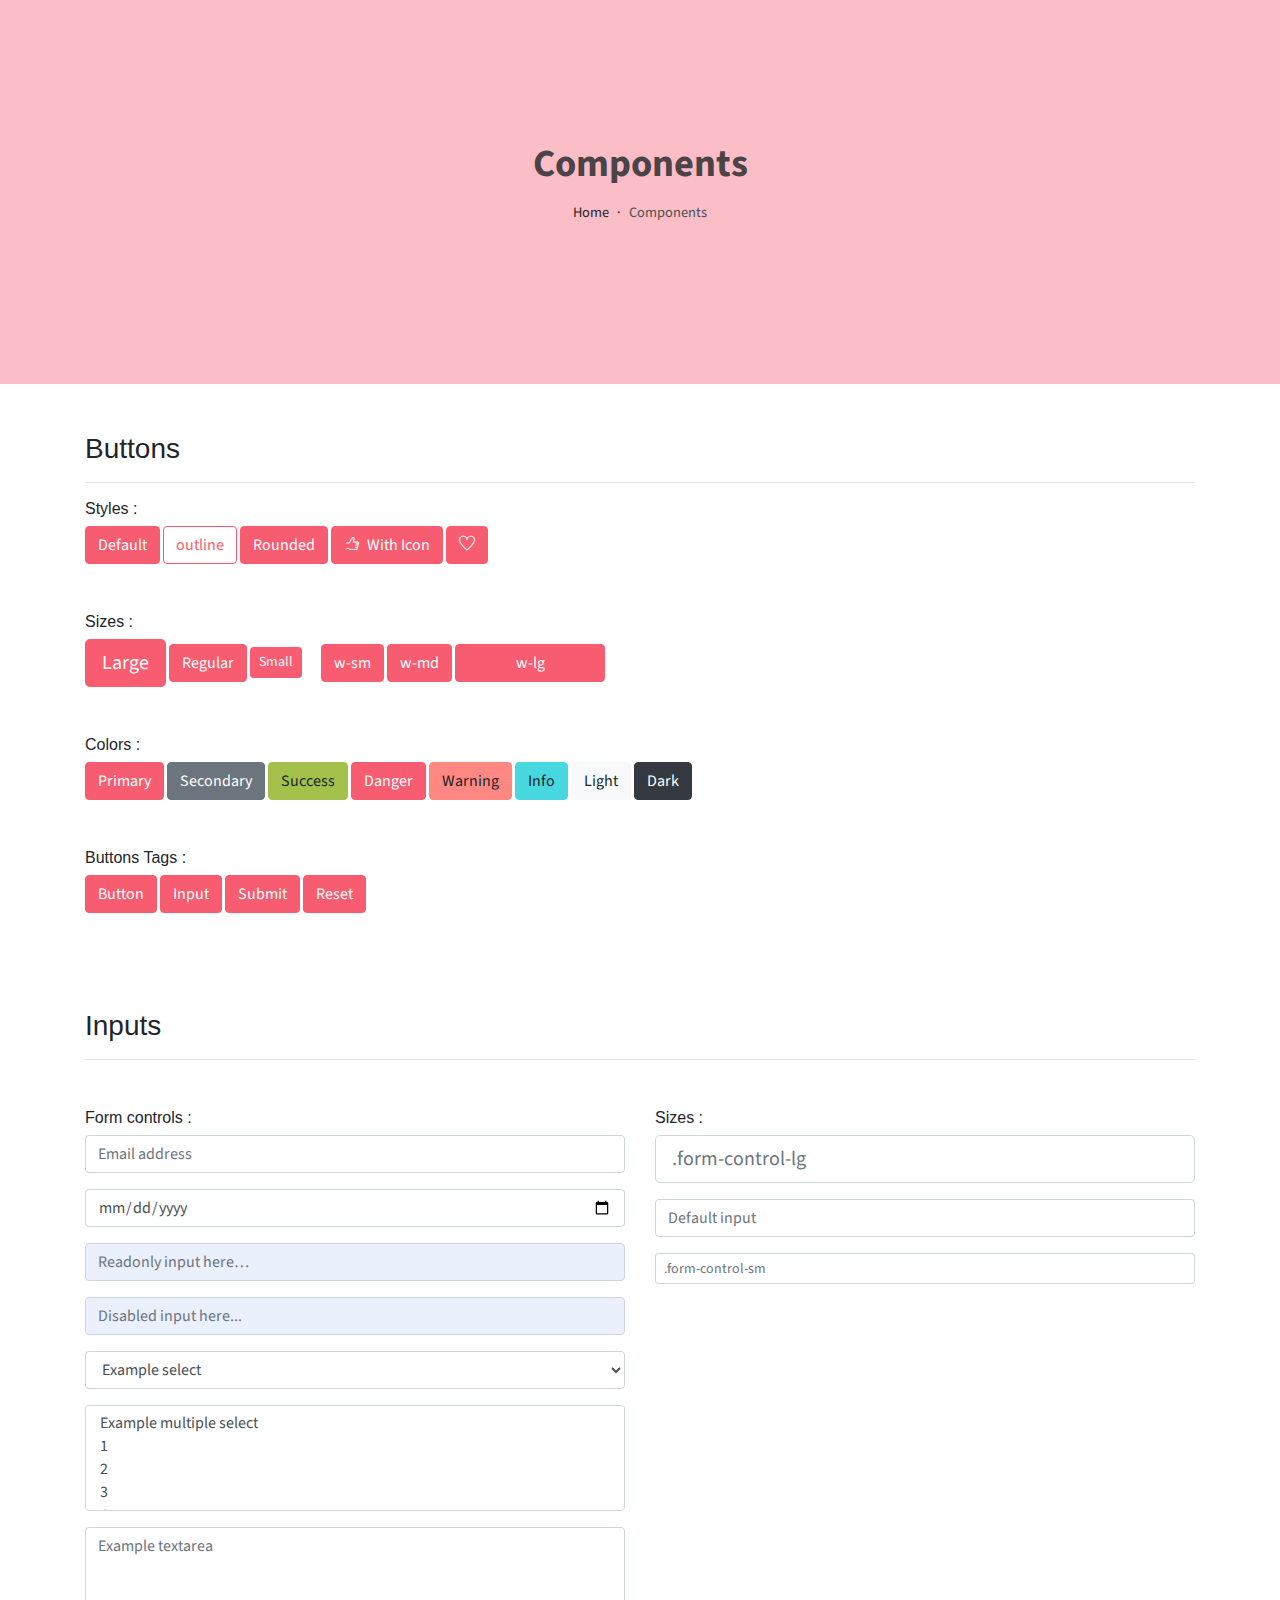
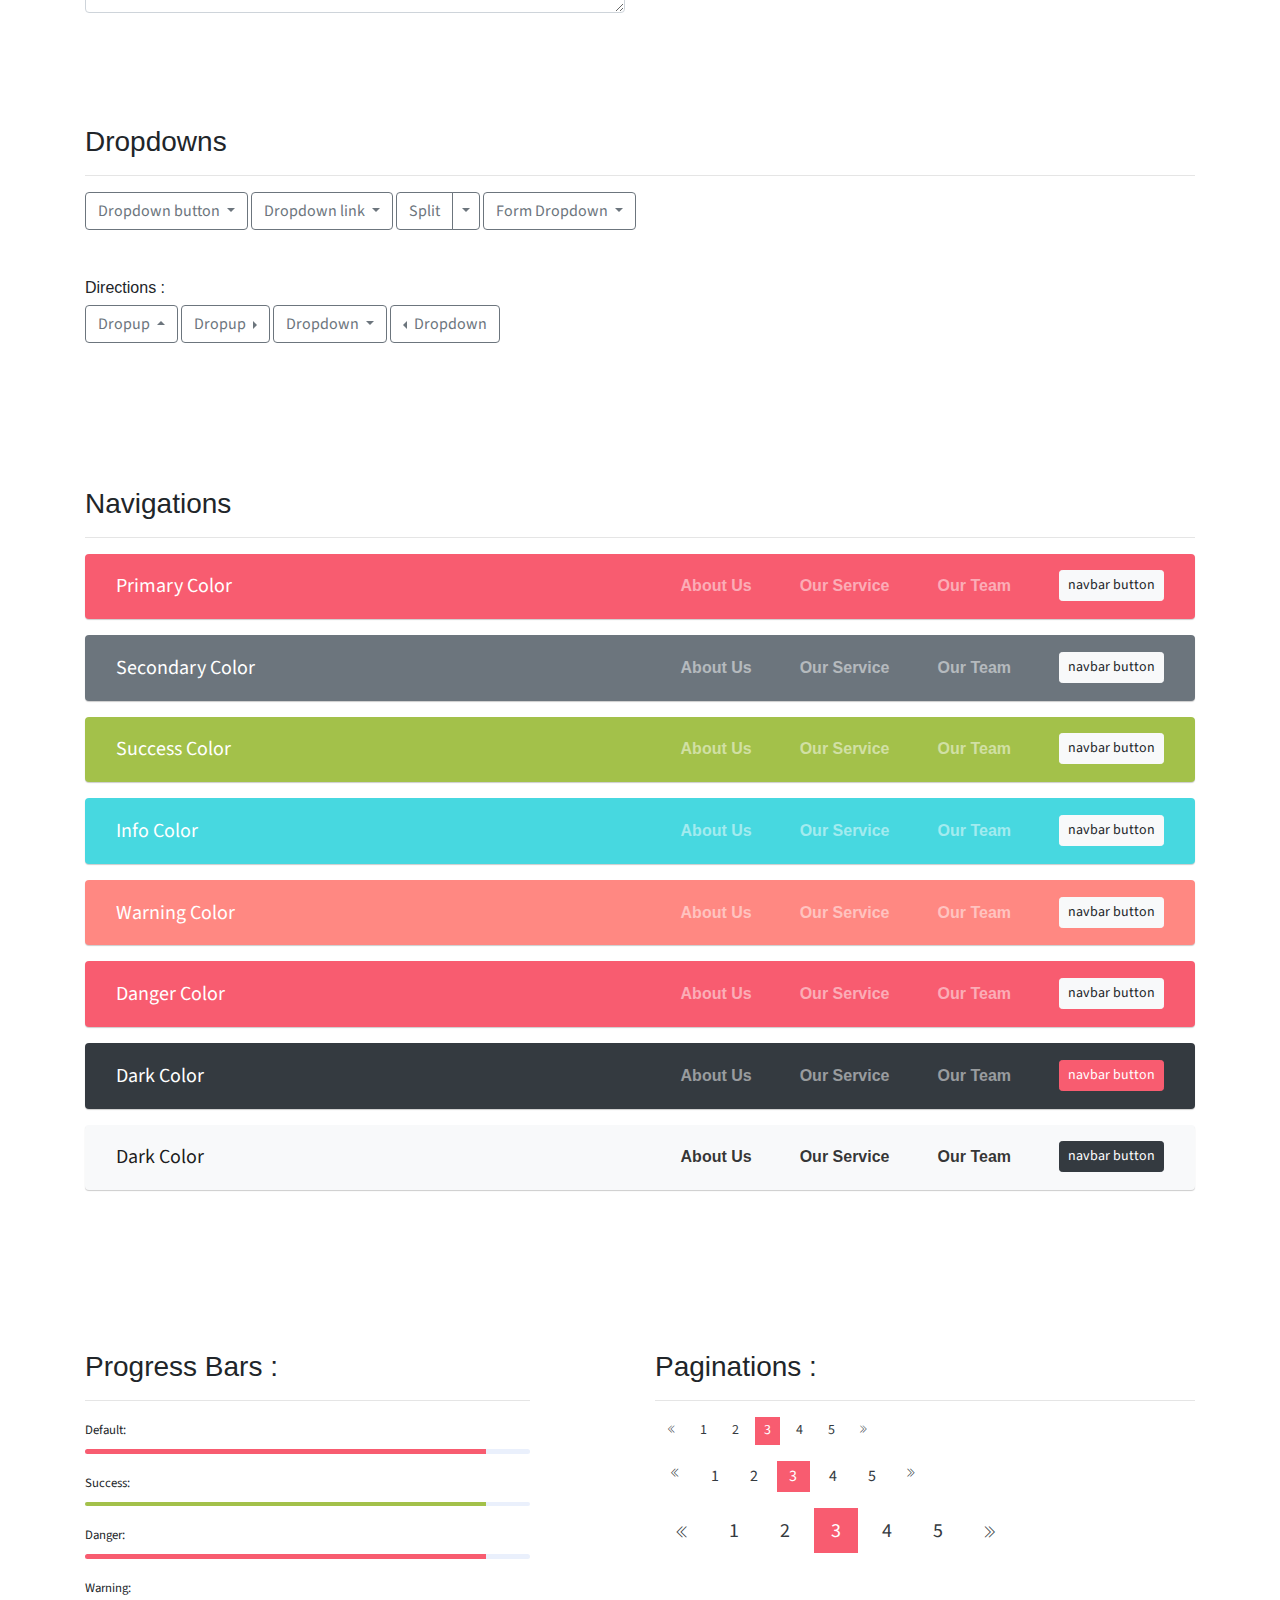
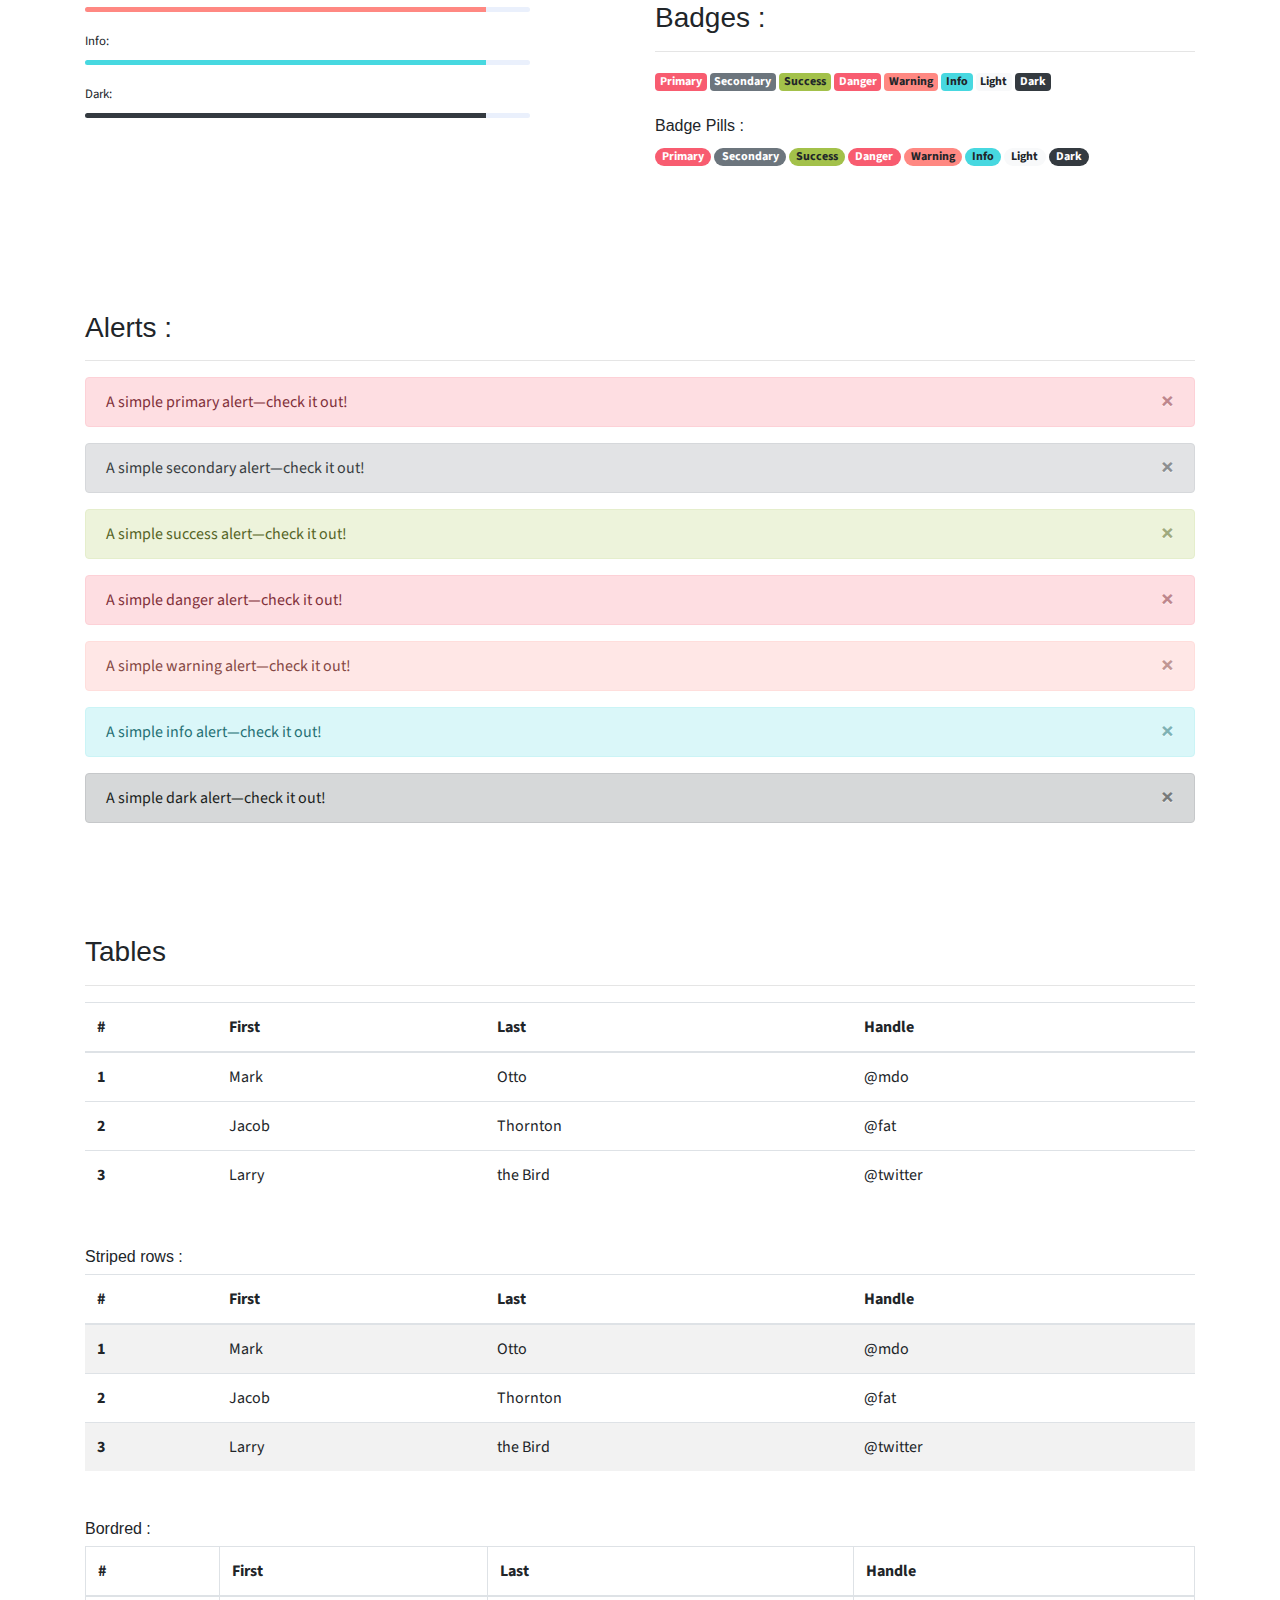
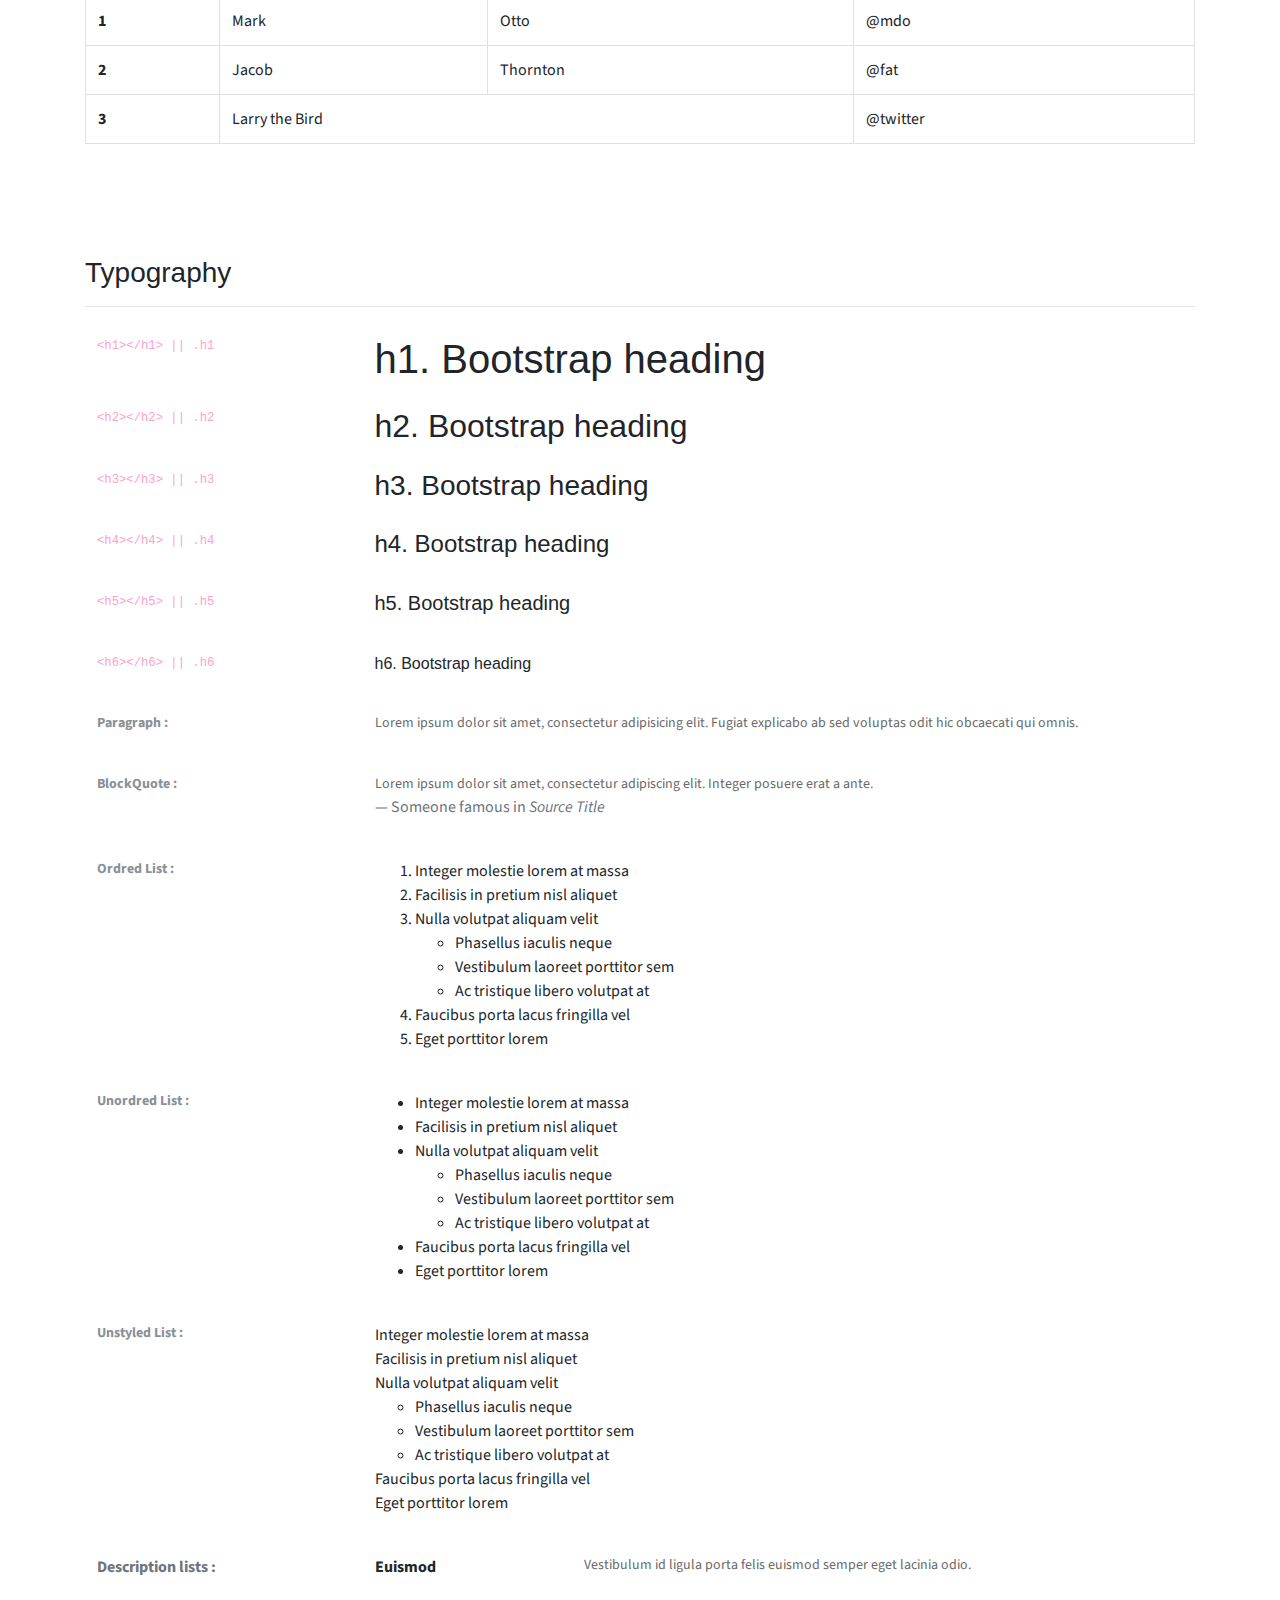
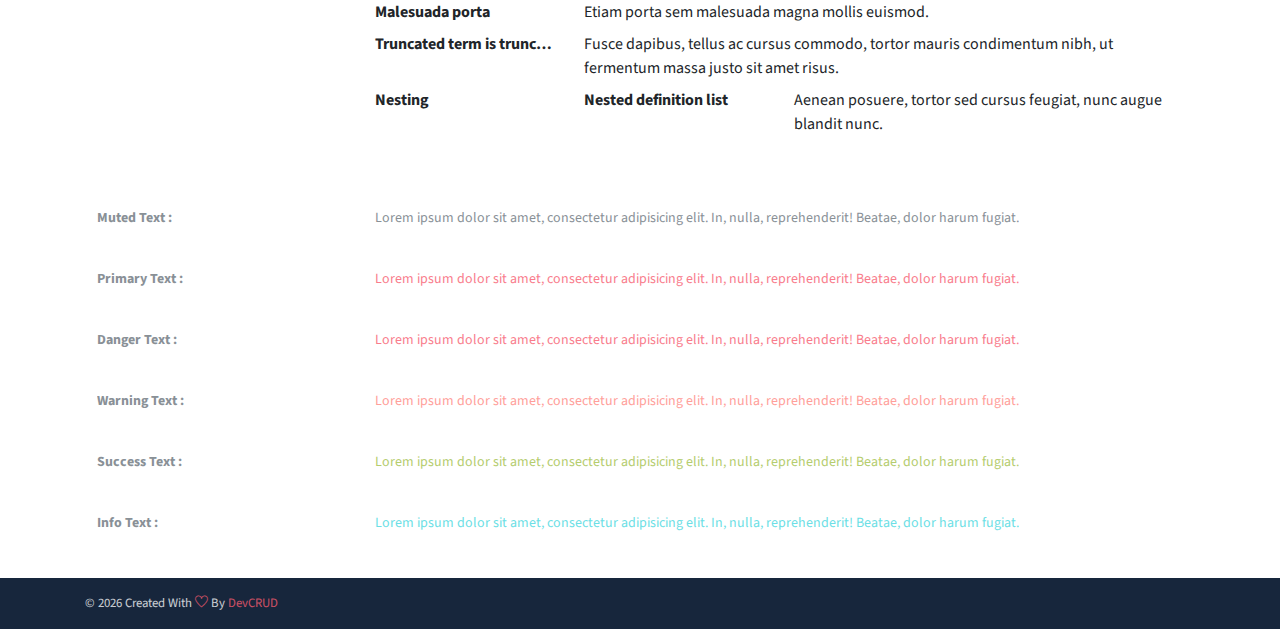
<file: components.html>
<!DOCTYPE html>
<html lang="en">
<head>
   <meta charset="utf-8">
   <meta name="viewport" content="width=device-width, initial-scale=1, shrink-to-fit=no">
   <meta name="description" content="Start your development with JohnDoe landing page.">
   <meta name="author" content="Devcrud">
   <title>JohnDoe Landing page | Components</title>
   <link rel="icon" href="assets/imgs/favicon.png" type="image/png">
   <!-- font icons -->
   <link rel="stylesheet" href="public_html/assets/vendors/themify-icons/css/themify-icons.css">
   <!-- Bootstrap + Steller  -->
   <link rel="stylesheet" href="public_html/assets/css/johndoe.css">
</head>
<body>

   <!-- Page Header -->
   <header class="header header-mini"> 
      <div class="header-title">Components</div> 
      <nav aria-label="breadcrumb">
         <ol class="breadcrumb">
            <li class="breadcrumb-item"><a href="/">Home</a></li>
            <li class="breadcrumb-item active" aria-current="page">Components</li>
         </ol>
      </nav>
   </header> <!-- End Of Page Header -->

   <!-- main content -->
   <div class="container">

      <!-- Buttons -->
      <h3 class="mt-5">Buttons</h3>
      <hr>
      <h6 class="section-secondary-title">Styles :</h6>
      <button class="btn btn-primary">Default</button>
      <button class="btn btn-outline-primary">outline</button>
      <button class="btn btn-primary rounded">Rounded</button>
      <button class="btn btn-primary rounded"><i class="ti-thumb-up pr-1"></i> With Icon</button>
      <button class="btn btn-primary circle"><i class="ti-heart"></i></button>

      <h6 class="section-secondary-title mt-5">Sizes :</h6>
      <button class="btn btn-primary btn-lg">Large</button>
      <button class="btn btn-primary ">Regular</button>
      <button class="btn btn-primary btn-sm">Small</button>
      <button class="btn btn-primary w-sm ml-3">w-sm</button>
      <button class="btn btn-primary w-md">w-md</button>
      <button class="btn btn-primary w-lg">w-lg</button>

      <h6 class="section-secondary-title mt-5">Colors :</h6>          
      <button type="button" class="btn btn-primary">Primary</button>
      <button type="button" class="btn btn-secondary">Secondary</button>
      <button type="button" class="btn btn-success">Success</button>
      <button type="button" class="btn btn-danger">Danger</button>
      <button type="button" class="btn btn-warning">Warning</button>
      <button type="button" class="btn btn-info">Info</button>
      <button type="button" class="btn btn-light">Light</button>
      <button type="button" class="btn btn-dark">Dark</button>

      <h6 class="section-secondary-title mt-5">Buttons Tags :</h6>
      <button class="btn btn-primary" type="submit">Button</button>
      <input class="btn btn-primary" type="button" value="Input">
      <input class="btn btn-primary" type="submit" value="Submit">
      <input class="btn btn-primary" type="reset" value="Reset">
      
      <!-- devider -->
      <div class="py-5"></div>

      <!-- Inputs -->
      <h3>Inputs</h3>
      <hr>
      <div class="row mt-5">
         <div class="col-md-6">
            <h6 class="section-secondary-title">Form controls :</h6>        
            <div class="form-group">
               <input type="email" class="form-control" id="exampleFormControlInput1" placeholder="Email address">
            </div>
            <div class="form-group">
               <input type="date" class="form-control" id="exampleFormControlInput1" placeholder="Date">
            </div>
            <div class="form-group">
               <input class="form-control" type="text" placeholder="Readonly input here…" readonly>
            </div>
            <div class="form-group">
               <input class="form-control" id="disabledInput" type="text" placeholder="Disabled input here..." disabled>
            </div>
            <div class="form-group">
               <select class="form-control" id="exampleFormControlSelect1">
                  <option>Example select</option>
                  <option>1</option>
                  <option>2</option>
                  <option>3</option>
                  <option>4</option>
                  <option>5</option>
               </select>
            </div>
            <div class="form-group">
               <select multiple class="form-control" id="exampleFormControlSelect2">
                  <option>Example multiple select</option>
                  <option>1</option>
                  <option>2</option>
                  <option>3</option>
                  <option>4</option>
                  <option>5</option>
               </select>
            </div>
            <div class="form-group">
               <textarea class="form-control" id="exampleFormControlTextarea1" rows="3" placeholder="Example textarea"></textarea>
            </div>
         </div>
         <div class="col-md-6">
            <h6 class="section-secondary-title">Sizes :</h6>    
            <div class="form-group">
               <input class="form-control form-control-lg" type="text" placeholder=".form-control-lg">             
            </div>
            <div class="form-group">
               <input class="form-control" type="text" placeholder="Default input">
            </div>
            <div class="form-group">
               <input class="form-control form-control-sm" type="text" placeholder=".form-control-sm"> 
            </div>
         </div>
      </div> <!-- end of inputs -->   

      <!-- devider -->
      <div class="py-5"></div>             

      <!-- Dropdowns -->
      <h3 class="components-section-title font-weight-normal">Dropdowns</h3>
      <hr>
      <div class="dropdown d-inline-block">
         <button class="btn btn-outline-secondary dropdown-toggle" type="button" id="dropdownMenuButton" data-toggle="dropdown" aria-haspopup="true" aria-expanded="false">
         Dropdown button
         </button>
         <div class="dropdown-menu" aria-labelledby="dropdownMenuButton">
         <a class="dropdown-item" href="#">Action</a>
         <a class="dropdown-item" href="#">Another action</a>
         <a class="dropdown-item" href="#">Something else here</a>
         </div>
      </div>
      <div class="dropdown d-inline-block">
         <a class="btn btn-outline-secondary dropdown-toggle" href="#" role="button" id="dropdownMenuLink" data-toggle="dropdown" aria-haspopup="true" aria-expanded="false">
            Dropdown link
         </a>
         <div class="dropdown-menu" aria-labelledby="dropdownMenuLink">
            <a class="dropdown-item" href="#">Action</a>
            <a class="dropdown-item" href="#">Another action</a>
            <a class="dropdown-item" href="#">Something else here</a>
         </div>
      </div>
      <div class="btn-group">
         <button type="button" class="btn btn-outline-secondary">Split</button>
         <button type="button" class="btn btn-outline-secondary dropdown-toggle dropdown-toggle-split" data-toggle="dropdown" aria-haspopup="true" aria-expanded="false">
         <span class="sr-only">Toggle Dropdown</span>
         </button>
         <div class="dropdown-menu">
            <a class="dropdown-item" href="#">Action</a>
            <a class="dropdown-item" href="#">Another action</a>
            <a class="dropdown-item" href="#">Something else here</a>
            <div class="dropdown-divider"></div>
            <a class="dropdown-item" href="#">Separated link</a>
         </div>
      </div>
      <div class="btn-group">
         <button class="btn btn-outline-secondary dropdown-toggle" type="button" id="dropdownMenuButton" data-toggle="dropdown" aria-haspopup="true" aria-expanded="false">
            Form Dropdown
         </button>
         <div class="dropdown-menu form">
            <form class="px-4 py-3">
               <div class="form-group">
                  <input type="email" class="form-control" id="exampleDropdownFormEmail1" placeholder="email@example.com">
               </div>
               <div class="form-group">
                  <input type="password" class="form-control" id="exampleDropdownFormPassword1" placeholder="Password">
               </div>
               <div class="form-check mb-3">
                  <input type="checkbox" class="form-check-input" id="dropdownCheck">
                  <label class="form-check-label" for="dropdownCheck">
                     Remember me
                  </label>
               </div>
               <button type="submit" class="btn btn-primary btn-block">Sign in</button>
            </form>
            <div class="dropdown-divider"></div>
            <a class="dropdown-item" href="#"><small>New around here? Sign up</small></a>
            <a class="dropdown-item" href="#"><small>Forgot password?</small></a>
         </div>
      </div>       
      <h6 class="section-secondary-title mt-5">Directions :</h6>  
      <div class="btn-group dropup">
         <button type="button" class="btn btn-outline-secondary dropdown-toggle" data-toggle="dropdown" aria-haspopup="true" aria-expanded="false">
            Dropup
         </button>
         <div class="dropdown-menu">
            <a class="dropdown-item" href="#">Action</a>
            <a class="dropdown-item" href="#">Another action</a>
            <a class="dropdown-item" href="#">Something else here</a>
            <div class="dropdown-divider"></div>
            <a class="dropdown-item" href="#">Separated link</a>
         </div>
      </div>
      <div class="btn-group dropright">
         <button type="button" class="btn btn-outline-secondary dropdown-toggle" data-toggle="dropdown" aria-haspopup="true" aria-expanded="false">
            Dropup
         </button>
         <div class="dropdown-menu">
            <a class="dropdown-item" href="#">Action</a>
            <a class="dropdown-item" href="#">Another action</a>
            <a class="dropdown-item" href="#">Something else here</a>
            <div class="dropdown-divider"></div>
            <a class="dropdown-item" href="#">Separated link</a>
         </div>
      </div>
      <div class="btn-group">
         <button type="button" class="btn btn-outline-secondary dropdown-toggle" data-toggle="dropdown" aria-haspopup="true" aria-expanded="false">
            Dropdown
         </button>
         <div class="dropdown-menu">
            <a class="dropdown-item" href="#">Action</a>
            <a class="dropdown-item" href="#">Another action</a>
            <a class="dropdown-item" href="#">Something else here</a>
            <div class="dropdown-divider"></div>
            <a class="dropdown-item" href="#">Separated link</a>
         </div>
      </div>
      <div class="btn-group dropleft">
         <button type="button" class="btn btn-outline-secondary dropdown-toggle" data-toggle="dropdown" aria-haspopup="true" aria-expanded="false">
            Dropdown
         </button>
         <div class="dropdown-menu">
            <a class="dropdown-item" href="#">Action</a>
            <a class="dropdown-item" href="#">Another action</a>
            <a class="dropdown-item" href="#">Something else here</a>
            <div class="dropdown-divider"></div>
            <a class="dropdown-item" href="#">Separated link</a>
         </div>
      </div> <!-- end of Dropdowns -->  

      <!-- devider -->
      <div class="py-5"></div>   

      <!-- navbars -->
      <h3 class="components-section-title font-weight-normal mt-5">Navigations</h3>
      <hr>
      <nav class="navbar navbar-expand-sm navbar-dark bg-primary rounded shadow mb-3">
         <div class="container">
            <a class="navbar-brand" href="#">Primary Color</a>
            <button class="navbar-toggler ml-auto" type="button" data-toggle="collapse" data-target="#navbarSupportedContent" aria-controls="navbarSupportedContent" aria-expanded="false" aria-label="Toggle navigation">
            <span class="navbar-toggler-icon"></span>
            </button>
            <div class="collapse navbar-collapse" id="navbarSupportedContent">
               <ul class="navbar-nav ml-auto"> 
                  <li class="nav-item">
                     <a class="nav-link" href="#about">About Us</a>
                  </li>
                  <li class="nav-item">
                     <a class="nav-link" href="#service">Our Service</a>
                  </li>
                  <li class="nav-item">
                     <a class="nav-link" href="#team">Our Team</a>
                  </li>
                  <li class="nav-item">
                     <a href="#book-table" class="ml-4 mt-1 btn btn-light btn-sm">navbar button</a>
                  </li>
               </ul>                       
            </div>
         </div>
      </nav>
      <nav class="navbar navbar-expand-sm navbar-dark bg-secondary rounded shadow mb-3">
         <div class="container">
            <a class="navbar-brand" href="#">Secondary Color</a>
            <button class="navbar-toggler ml-auto" type="button" data-toggle="collapse" data-target="#navbarSupportedContent" aria-controls="navbarSupportedContent" aria-expanded="false" aria-label="Toggle navigation">
            <span class="navbar-toggler-icon"></span>
            </button>
            <div class="collapse navbar-collapse" id="navbarSupportedContent">
               <ul class="navbar-nav ml-auto"> 
                  <li class="nav-item">
                     <a class="nav-link" href="#about">About Us</a>
                  </li>
                  <li class="nav-item">
                     <a class="nav-link" href="#service">Our Service</a>
                  </li>
                  <li class="nav-item">
                     <a class="nav-link" href="#team">Our Team</a>
                  </li>
                  <li class="nav-item">
                     <a href="#book-table" class="ml-4 mt-1 btn btn-light btn-sm">navbar button</a>
                  </li>
               </ul>                       
            </div>
         </div>
      </nav>
      <nav class="navbar navbar-expand-sm navbar-dark bg-success rounded shadow mb-3">
         <div class="container">
            <a class="navbar-brand" href="#">Success Color</a>
            <button class="navbar-toggler ml-auto" type="button" data-toggle="collapse" data-target="#navbarSupportedContent" aria-controls="navbarSupportedContent" aria-expanded="false" aria-label="Toggle navigation">
            <span class="navbar-toggler-icon"></span>
            </button>
            <div class="collapse navbar-collapse" id="navbarSupportedContent">
               <ul class="navbar-nav ml-auto"> 
                  <li class="nav-item">
                     <a class="nav-link" href="#about">About Us</a>
                  </li>
                  <li class="nav-item">
                     <a class="nav-link" href="#service">Our Service</a>
                  </li>
                  <li class="nav-item">
                     <a class="nav-link" href="#team">Our Team</a>
                  </li>
                  <li class="nav-item">
                     <a href="#book-table" class="ml-4 mt-1 btn btn-light btn-sm">navbar button</a>
                  </li>
               </ul>                       
            </div>
         </div>
      </nav>
      <nav class="navbar navbar-expand-sm navbar-dark bg-info rounded shadow mb-3">
         <div class="container">
            <a class="navbar-brand" href="#">Info Color</a>
            <button class="navbar-toggler ml-auto" type="button" data-toggle="collapse" data-target="#navbarSupportedContent" aria-controls="navbarSupportedContent" aria-expanded="false" aria-label="Toggle navigation">
            <span class="navbar-toggler-icon"></span>
            </button>
            <div class="collapse navbar-collapse" id="navbarSupportedContent">
               <ul class="navbar-nav ml-auto"> 
                  <li class="nav-item">
                     <a class="nav-link" href="#about">About Us</a>
                  </li>
                  <li class="nav-item">
                     <a class="nav-link" href="#service">Our Service</a>
                  </li>
                  <li class="nav-item">
                     <a class="nav-link" href="#team">Our Team</a>
                  </li>
                  <li class="nav-item">
                     <a href="#book-table" class="ml-4 mt-1 btn btn-light btn-sm">navbar button</a>
                  </li>
               </ul>                       
            </div>
         </div>
      </nav>
      <nav class="navbar navbar-expand-sm navbar-dark bg-warning rounded shadow mb-3">
         <div class="container">
            <a class="navbar-brand" href="#">Warning Color</a>
            <button class="navbar-toggler ml-auto" type="button" data-toggle="collapse" data-target="#navbarSupportedContent" aria-controls="navbarSupportedContent" aria-expanded="false" aria-label="Toggle navigation">
            <span class="navbar-toggler-icon"></span>
            </button>
            <div class="collapse navbar-collapse" id="navbarSupportedContent">
               <ul class="navbar-nav ml-auto"> 
                  <li class="nav-item">
                     <a class="nav-link" href="#about">About Us</a>
                  </li>
                  <li class="nav-item">
                     <a class="nav-link" href="#service">Our Service</a>
                  </li>
                  <li class="nav-item">
                     <a class="nav-link" href="#team">Our Team</a>
                  </li>
                  <li class="nav-item">
                     <a href="#book-table" class="ml-4 mt-1 btn btn-light btn-sm">navbar button</a>
                  </li>
               </ul>                       
            </div>
         </div>
      </nav>
      <nav class="navbar navbar-expand-sm navbar-dark bg-danger rounded shadow mb-3">
         <div class="container">
            <a class="navbar-brand" href="#">Danger Color</a>
            <button class="navbar-toggler ml-auto" type="button" data-toggle="collapse" data-target="#navbarSupportedContent" aria-controls="navbarSupportedContent" aria-expanded="false" aria-label="Toggle navigation">
            <span class="navbar-toggler-icon"></span>
            </button>
            <div class="collapse navbar-collapse" id="navbarSupportedContent">
               <ul class="navbar-nav ml-auto"> 
                  <li class="nav-item">
                     <a class="nav-link" href="#about">About Us</a>
                  </li>
                  <li class="nav-item">
                     <a class="nav-link" href="#service">Our Service</a>
                  </li>
                  <li class="nav-item">
                     <a class="nav-link" href="#team">Our Team</a>
                  </li>
                  <li class="nav-item">
                     <a href="#book-table" class="ml-4 mt-1 btn btn-light btn-sm">navbar button</a>
                  </li>
               </ul>                       
            </div>
         </div>
      </nav>
      <nav class="navbar navbar-expand-sm navbar-dark bg-dark rounded shadow mb-3">
         <div class="container">
            <a class="navbar-brand" href="#">Dark Color</a>
            <button class="navbar-toggler ml-auto" type="button" data-toggle="collapse" data-target="#navbarSupportedContent" aria-controls="navbarSupportedContent" aria-expanded="false" aria-label="Toggle navigation">
            <span class="navbar-toggler-icon"></span>
            </button>
            <div class="collapse navbar-collapse" id="navbarSupportedContent">
               <ul class="navbar-nav ml-auto"> 
                  <li class="nav-item">
                     <a class="nav-link" href="#about">About Us</a>
                  </li>
                  <li class="nav-item">
                     <a class="nav-link" href="#service">Our Service</a>
                  </li>
                  <li class="nav-item">
                     <a class="nav-link" href="#team">Our Team</a>
                  </li>
                  <li class="nav-item">
                     <a href="#book-table" class="ml-4 mt-1 btn btn-primary btn-sm">navbar button</a>
                  </li>
               </ul>                       
            </div>
         </div>
      </nav>
      <nav class="navbar navbar-expand-sm navbar-light bg-light rounded shadow mb-3">
         <div class="container">
            <a class="navbar-brand" href="#">Dark Color</a>
            <button class="navbar-toggler ml-auto" type="button" data-toggle="collapse" data-target="#navbarSupportedContent" aria-controls="navbarSupportedContent" aria-expanded="false" aria-label="Toggle navigation">
            <span class="navbar-toggler-icon"></span>
            </button>
            <div class="collapse navbar-collapse" id="navbarSupportedContent">
               <ul class="navbar-nav ml-auto"> 
                  <li class="nav-item">
                     <a class="nav-link" href="#about">About Us</a>
                  </li>
                  <li class="nav-item">
                     <a class="nav-link" href="#service">Our Service</a>
                  </li>
                  <li class="nav-item">
                     <a class="nav-link" href="#team">Our Team</a>
                  </li>
                  <li class="nav-item">
                     <a href="#book-table" class="ml-4 mt-1 btn btn-dark btn-sm">navbar button</a>
                  </li>
               </ul>                       
            </div>
         </div>
      </nav>
      <!-- End of navbars -->

      <!-- devider -->
      <div class="py-5"></div>   
      
      <!-- progress bars -->
      <div class="row justify-content-between">
         <div class="col-md-5">
            <h3 class="components-section-title font-weight-normal mt-5">Progress Bars :</h3>
            <hr>
            <small>Default: </small>
            <div class="progress mt-2 mb-3">
               <div class="progress-bar" role="progressbar" style="width: 90%" aria-valuenow="25" aria-valuemin="0" aria-valuemax="100"></div>
            </div>
            <small>Success:</small>
            <div class="progress mt-2 mb-3">
               <div class="progress-bar bg-success" role="progressbar" style="width: 90%" aria-valuenow="25" aria-valuemin="0" aria-valuemax="100"></div>
            </div>
            <small>Danger:</small>
            <div class="progress mt-2 mb-3">
               <div class="progress-bar bg-danger" role="progressbar" style="width: 90%" aria-valuenow="25" aria-valuemin="0" aria-valuemax="100"></div>
            </div>
            <small>Warning:</small>
            <div class="progress mt-2 mb-3">
               <div class="progress-bar bg-warning" role="progressbar" style="width: 90%" aria-valuenow="25" aria-valuemin="0" aria-valuemax="100"></div>
            </div>
            <small>Info:</small>
            <div class="progress mt-2 mb-3">
               <div class="progress-bar bg-info" role="progressbar" style="width: 90%" aria-valuenow="25" aria-valuemin="0" aria-valuemax="100"></div>
            </div>
            <small>Dark:</small>
            <div class="progress mt-2 mb-3">
               <div class="progress-bar bg-dark" role="progressbar" style="width: 90%" aria-valuenow="25" aria-valuemin="0" aria-valuemax="100"></div>
            </div>
         </div>
         <div class="col-md-6">
            <h3 class="components-section-title font-weight-normal mt-5">Paginations :</h3>
            <hr>
            <nav aria-label="Page navigation example">
               <ul class="pagination pagination-sm">
                  <li class="page-item"><a class="page-link" href="#"><i class="ti-angle-double-left"></i></a></li>
                  <li class="page-item"><a class="page-link" href="#">1</a></li>
                  <li class="page-item"><a class="page-link" href="#">2</a></li>
                  <li class="page-item active"><a class="page-link" href="#">3</a></li>
                  <li class="page-item"><a class="page-link" href="#">4</a></li>
                  <li class="page-item"><a class="page-link" href="#">5</a></li>
                  <li class="page-item"><a class="page-link" href="#"><i class="ti-angle-double-right"></i></a></li>
               </ul>
            </nav>
            <nav aria-label="Page navigation example">
               <ul class="pagination">
               <li class="page-item"><a class="page-link" href="#"><i class="ti-angle-double-left"></i></a></li>
                  <li class="page-item"><a class="page-link" href="#">1</a></li>
                  <li class="page-item"><a class="page-link" href="#">2</a></li>
                  <li class="page-item active"><a class="page-link" href="#">3</a></li>
                  <li class="page-item"><a class="page-link" href="#">4</a></li>
                  <li class="page-item"><a class="page-link" href="#">5</a></li>
                  <li class="page-item"><a class="page-link" href="#"><i class="ti-angle-double-right"></i></a></li>
               </ul>
            </nav>
            <nav aria-label="Page navigation example">
               <ul class="pagination pagination-lg">
                  <li class="page-item"><a class="page-link" href="#"><i class="ti-angle-double-left"></i></a></li>
                  <li class="page-item"><a class="page-link" href="#">1</a></li>
                  <li class="page-item"><a class="page-link" href="#">2</a></li>
                  <li class="page-item active"><a class="page-link" href="#">3</a></li>
                  <li class="page-item"><a class="page-link" href="#">4</a></li>
                  <li class="page-item"><a class="page-link" href="#">5</a></li>
                  <li class="page-item"><a class="page-link" href="#"><i class="ti-angle-double-right"></i></a></li>
               </ul>
            </nav>

            <!-- Badges -->
            <h3 class="components-section-title font-weight-normal mt-5">Badges :</h3>
            <hr>
            <span class="badge badge-primary">Primary</span>
            <span class="badge badge-secondary">Secondary</span>
            <span class="badge badge-success">Success</span>
            <span class="badge badge-danger">Danger</span>
            <span class="badge badge-warning">Warning</span>
            <span class="badge badge-info">Info</span>
            <span class="badge badge-light">Light</span>
            <span class="badge badge-dark">Dark</span>
            <h6 class="section-secondary-title mt-4 mb-2">Badge Pills :</h6>
            <span class="badge badge-pill badge-primary">Primary</span>
            <span class="badge badge-pill badge-secondary">Secondary</span>
            <span class="badge badge-pill badge-success">Success</span>
            <span class="badge badge-pill badge-danger">Danger</span>
            <span class="badge badge-pill badge-warning">Warning</span>
            <span class="badge badge-pill badge-info">Info</span>
            <span class="badge badge-pill badge-light">Light</span>
            <span class="badge badge-pill badge-dark">Dark</span>
         </div>
      </div> <!-- End of Progress bars -->

      <!-- devider -->
      <div class="py-5"></div>  

      <!-- Alerts -->
      <h3 class="components-section-title font-weight-normal mt-5">Alerts :</h3>
      <hr>
      <div class="alert alert-primary alert-dismissible fade show" role="alert">
         A simple primary alert—check it out!
         <button type="button" class="close" data-dismiss="alert" aria-label="Close">
            <span aria-hidden="true">&times;</span>
         </button>
      </div>
      <div class="alert alert-secondary alert-dismissible fade show" role="alert">
         A simple secondary alert—check it out!
         <button type="button" class="close" data-dismiss="alert" aria-label="Close">
            <span aria-hidden="true">&times;</span>
         </button>
      </div>
      <div class="alert alert-success alert-dismissible fade show" role="alert">
         A simple success alert—check it out!
         <button type="button" class="close" data-dismiss="alert" aria-label="Close">
            <span aria-hidden="true">&times;</span>
         </button>
      </div>
      <div class="alert alert-danger alert-dismissible fade show" role="alert">
         A simple danger alert—check it out!
         <button type="button" class="close" data-dismiss="alert" aria-label="Close">
            <span aria-hidden="true">&times;</span>
         </button>
      </div>
      <div class="alert alert-warning alert-dismissible fade show" role="alert">
         A simple warning alert—check it out!
         <button type="button" class="close" data-dismiss="alert" aria-label="Close">
            <span aria-hidden="true">&times;</span>
         </button>
      </div>
      <div class="alert alert-info alert-dismissible fade show" role="alert">
         A simple info alert—check it out!
         <button type="button" class="close" data-dismiss="alert" aria-label="Close">
            <span aria-hidden="true">&times;</span>
         </button>
      </div>
      <div class="alert alert-dark alert-dismissible fade show" role="alert">
         A simple dark alert—check it out!
         <button type="button" class="close" data-dismiss="alert" aria-label="Close">
            <span aria-hidden="true">&times;</span>
         </button>
      </div>
      <!-- end of alerts -->

      <!-- devider -->
      <div class="py-5"></div> 
   
      <!-- tables -->
      <h3 class="components-section-title">Tables</h3>
      <hr>
      <table class="table">
         <thead>
            <tr>
               <th scope="col">#</th>
               <th scope="col">First</th>
               <th scope="col">Last</th>
               <th scope="col">Handle</th>
            </tr>
         </thead>
         <tbody>
            <tr>
               <th scope="row">1</th>
               <td>Mark</td>
               <td>Otto</td>
               <td>@mdo</td>
            </tr>
            <tr>
               <th scope="row">2</th>
               <td>Jacob</td>
               <td>Thornton</td>
               <td>@fat</td>
            </tr>
            <tr>
               <th scope="row">3</th>
               <td>Larry</td>
               <td>the Bird</td>
               <td>@twitter</td>
            </tr>
         </tbody>
      </table>

      <h6 class="section-secondary-title mt-5">Striped rows :</h6>
      <table class="table table-striped">
         <thead>
            <tr>
               <th scope="col">#</th>
               <th scope="col">First</th>
               <th scope="col">Last</th>
               <th scope="col">Handle</th>
            </tr>
         </thead>
         <tbody>
            <tr>
               <th scope="row">1</th>
               <td>Mark</td>
               <td>Otto</td>
               <td>@mdo</td>
            </tr>
            <tr>
               <th scope="row">2</th>
               <td>Jacob</td>
               <td>Thornton</td>
               <td>@fat</td>
            </tr>
            <tr>
               <th scope="row">3</th>
               <td>Larry</td>
               <td>the Bird</td>
               <td>@twitter</td>
            </tr>
         </tbody>
      </table>

      <h6 class="section-secondary-title mt-5">Bordred :</h6>
      <table class="table table-bordered">
         <thead>
            <tr>
               <th scope="col">#</th>
               <th scope="col">First</th>
               <th scope="col">Last</th>
               <th scope="col">Handle</th>
            </tr>
         </thead>
         <tbody>
            <tr>
               <th scope="row">1</th>
               <td>Mark</td>
               <td>Otto</td>
               <td>@mdo</td>
            </tr>
            <tr>
               <th scope="row">2</th>
               <td>Jacob</td>
               <td>Thornton</td>
               <td>@fat</td>
            </tr>
            <tr>
               <th scope="row">3</th>
               <td colspan="2">Larry the Bird</td>
               <td>@twitter</td>
            </tr>
         </tbody>
      </table>
      <!-- end of tables -->

      <!-- devider -->
      <div class="py-5"></div> 

      <!-- typography -->
      <h3 class="components-section-title">Typography</h3>
      <hr>
     
      <table class="table table-borderless v-align-center">
         <tbody>
            <tr>
               <td>
                  <p><code class="highlighter-rouge">&lt;h1&gt;&lt;/h1&gt; || .h1</code></p>
               </td>
               <td class="w-75"><span class="h1">h1. Bootstrap heading</span></td>
            </tr>
            <tr>
               <td>
                  <p><code class="highlighter-rouge">&lt;h2&gt;&lt;/h2&gt; || .h2</code></p>
               </td>
               <td><span class="h2">h2. Bootstrap heading</span></td>
            </tr>
            <tr>
               <td>
                  <p><code class="highlighter-rouge">&lt;h3&gt;&lt;/h3&gt; || .h3</code></p>
               </td>
               <td><span class="h3">h3. Bootstrap heading</span></td>
            </tr>
            <tr>
               <td>
                  <p><code class="highlighter-rouge">&lt;h4&gt;&lt;/h4&gt; || .h4</code></p>
               </td>
               <td><span class="h4">h4. Bootstrap heading</span></td>
            </tr>
            <tr>
               <td>
                  <p><code class="highlighter-rouge">&lt;h5&gt;&lt;/h5&gt; || .h5</code></p>
               </td>
               <td><span class="h5">h5. Bootstrap heading</span></td>
            </tr>
            <tr>
               <td>
                  <p><code class="highlighter-rouge">&lt;h6&gt;&lt;/h6&gt; || .h6</code></p>
               </td>
               <td><span class="h6">h6. Bootstrap heading</span></td>
            </tr>
            <tr>
               <td>
                  <p class="font-weight-bold text-muted">Paragraph :</p>
               </td>
               <td><p>Lorem ipsum dolor sit amet, consectetur adipisicing elit. Fugiat explicabo ab sed voluptas odit hic obcaecati qui omnis.</p></td>
            </tr>
            <tr>
               <td>
                  <p class="font-weight-bold text-muted">BlockQuote :</p>
               </td>
               <td>
                  <blockquote class="blockquote">
                     <p class="mb-0">Lorem ipsum dolor sit amet, consectetur adipiscing elit. Integer posuere erat a ante.</p>
                     <footer class="blockquote-footer">Someone famous in <cite title="Source Title">Source Title</cite></footer>
                  </blockquote>
               </td>
            </tr>

            
            <tr>
               <td><p class="font-weight-bold text-muted">Ordred List :</p></td>
               <td>
                  <ol>
                     <li>Integer molestie lorem at massa</li>
                     <li>Facilisis in pretium nisl aliquet</li>
                     <li>Nulla volutpat aliquam velit
                        <ul>
                           <li>Phasellus iaculis neque</li>
                           <li>Vestibulum laoreet porttitor sem</li>
                           <li>Ac tristique libero volutpat at</li>
                        </ul>
                     </li>
                     <li>Faucibus porta lacus fringilla vel</li>
                     <li>Eget porttitor lorem</li>
                  </ol>
               </td>
            </tr>
            <tr>
               <td><p class="font-weight-bold text-muted">Unordred List :</p></td>
               <td>
                  <ul >
                     <li>Integer molestie lorem at massa</li>
                     <li>Facilisis in pretium nisl aliquet</li>
                     <li>Nulla volutpat aliquam velit
                        <ul>
                           <li>Phasellus iaculis neque</li>
                           <li>Vestibulum laoreet porttitor sem</li>
                           <li>Ac tristique libero volutpat at</li>
                        </ul>
                     </li>
                     <li>Faucibus porta lacus fringilla vel</li>
                     <li>Eget porttitor lorem</li>
                  </ul>
               </td>
            </tr>
            <tr>
               <td><p class="font-weight-bold text-muted">Unstyled List :</p></td>
               <td>
                  <ul class="list-unstyled">
                     <li>Integer molestie lorem at massa</li>
                     <li>Facilisis in pretium nisl aliquet</li>
                     <li>Nulla volutpat aliquam velit
                        <ul>
                           <li>Phasellus iaculis neque</li>
                           <li>Vestibulum laoreet porttitor sem</li>
                           <li>Ac tristique libero volutpat at</li>
                        </ul>
                     </li>
                     <li>Faucibus porta lacus fringilla vel</li>
                     <li>Eget porttitor lorem</li>
                  </ul>
               </td>
            </tr>
            <tr>
               <td class="font-weight-bold text-muted">Description lists : </td>
               <td>
                  <dl class="row">
                     <dt class="col-sm-3">Euismod</dt>
                     <dd class="col-sm-9">
                        <p>Vestibulum id ligula porta felis euismod semper eget lacinia odio.</p>
                     </dd>

                     <dt class="col-sm-3">Malesuada porta</dt>
                     <dd class="col-sm-9">Etiam porta sem malesuada magna mollis euismod.</dd>

                     <dt class="col-sm-3 text-truncate">Truncated term is truncated</dt>
                     <dd class="col-sm-9">Fusce dapibus, tellus ac cursus commodo, tortor mauris condimentum nibh, ut fermentum massa justo sit amet risus.</dd>

                     <dt class="col-sm-3">Nesting</dt>
                     <dd class="col-sm-9">
                        <dl class="row">
                           <dt class="col-sm-4">Nested definition list</dt>
                           <dd class="col-sm-8">Aenean posuere, tortor sed cursus feugiat, nunc augue blandit nunc.</dd>
                        </dl>
                     </dd>
                  </dl>
               </td>
            </tr>
            <tr>
               <td>
                  <p class="font-weight-bold text-muted">Muted Text :</p>
               </td>
               <td>
                  <p class="text-muted">Lorem ipsum dolor sit amet, consectetur adipisicing elit. In, nulla, reprehenderit! Beatae, dolor harum fugiat.</p>
               </td>
            </tr>
            <tr>
               <td>
                  <p class="font-weight-bold text-muted">Primary Text :</p>
               </td>
               <td>
                  <p class="text-primary">Lorem ipsum dolor sit amet, consectetur adipisicing elit. In, nulla, reprehenderit! Beatae, dolor harum fugiat.</p>
               </td>
            </tr>
            <tr>
               <td>
                  <p class="font-weight-bold text-muted">Danger Text :</p>
               </td>
               <td>
                  <p class="text-danger">Lorem ipsum dolor sit amet, consectetur adipisicing elit. In, nulla, reprehenderit! Beatae, dolor harum fugiat.</p>
               </td>
            </tr>
            <tr>
               <td>
                  <p class="font-weight-bold text-muted">Warning Text :</p>
               </td>
               <td>
                  <p class="text-warning">Lorem ipsum dolor sit amet, consectetur adipisicing elit. In, nulla, reprehenderit! Beatae, dolor harum fugiat.</p>
               </td>
            </tr>
            <tr>
               <td>
                  <p class="font-weight-bold text-muted">Success Text :</p>
               </td>
               <td>
                  <p class="text-success">Lorem ipsum dolor sit amet, consectetur adipisicing elit. In, nulla, reprehenderit! Beatae, dolor harum fugiat.</p>
               </td>
            </tr>
            <tr>
               <td>
                  <p class="font-weight-bold text-muted">Info Text :</p>
               </td>
               <td>
                  <p class="text-info">Lorem ipsum dolor sit amet, consectetur adipisicing elit. In, nulla, reprehenderit! Beatae, dolor harum fugiat.</p>
               </td>
            </tr>
         </tbody>
      </table>
   </div>
   <!-- end of typography -->

   <!-- Page Footer -->
   <footer class="footer py-3">
        <div class="container">
            <p class="small mb-0 text-light">
                &copy; <script>document.write(new Date().getFullYear())</script> Created With <i class="ti-heart text-danger"></i> By <a href="http://devcrud.com" target="_blank"><span class="text-danger" title="Bootstrap 4 Themes and Dashboards">DevCRUD</span></a> 
            </p>
        </div>
    </footer>
   <!-- End of Page Footer -->  
   
   <!-- core  -->
   <script src="public_html/assets/vendors/jquery/jquery-3.4.1.js"></script>
   <script src="public_html/assets/vendors/bootstrap/bootstrap.bundle.js"></script>

</body>
</html>
</file>
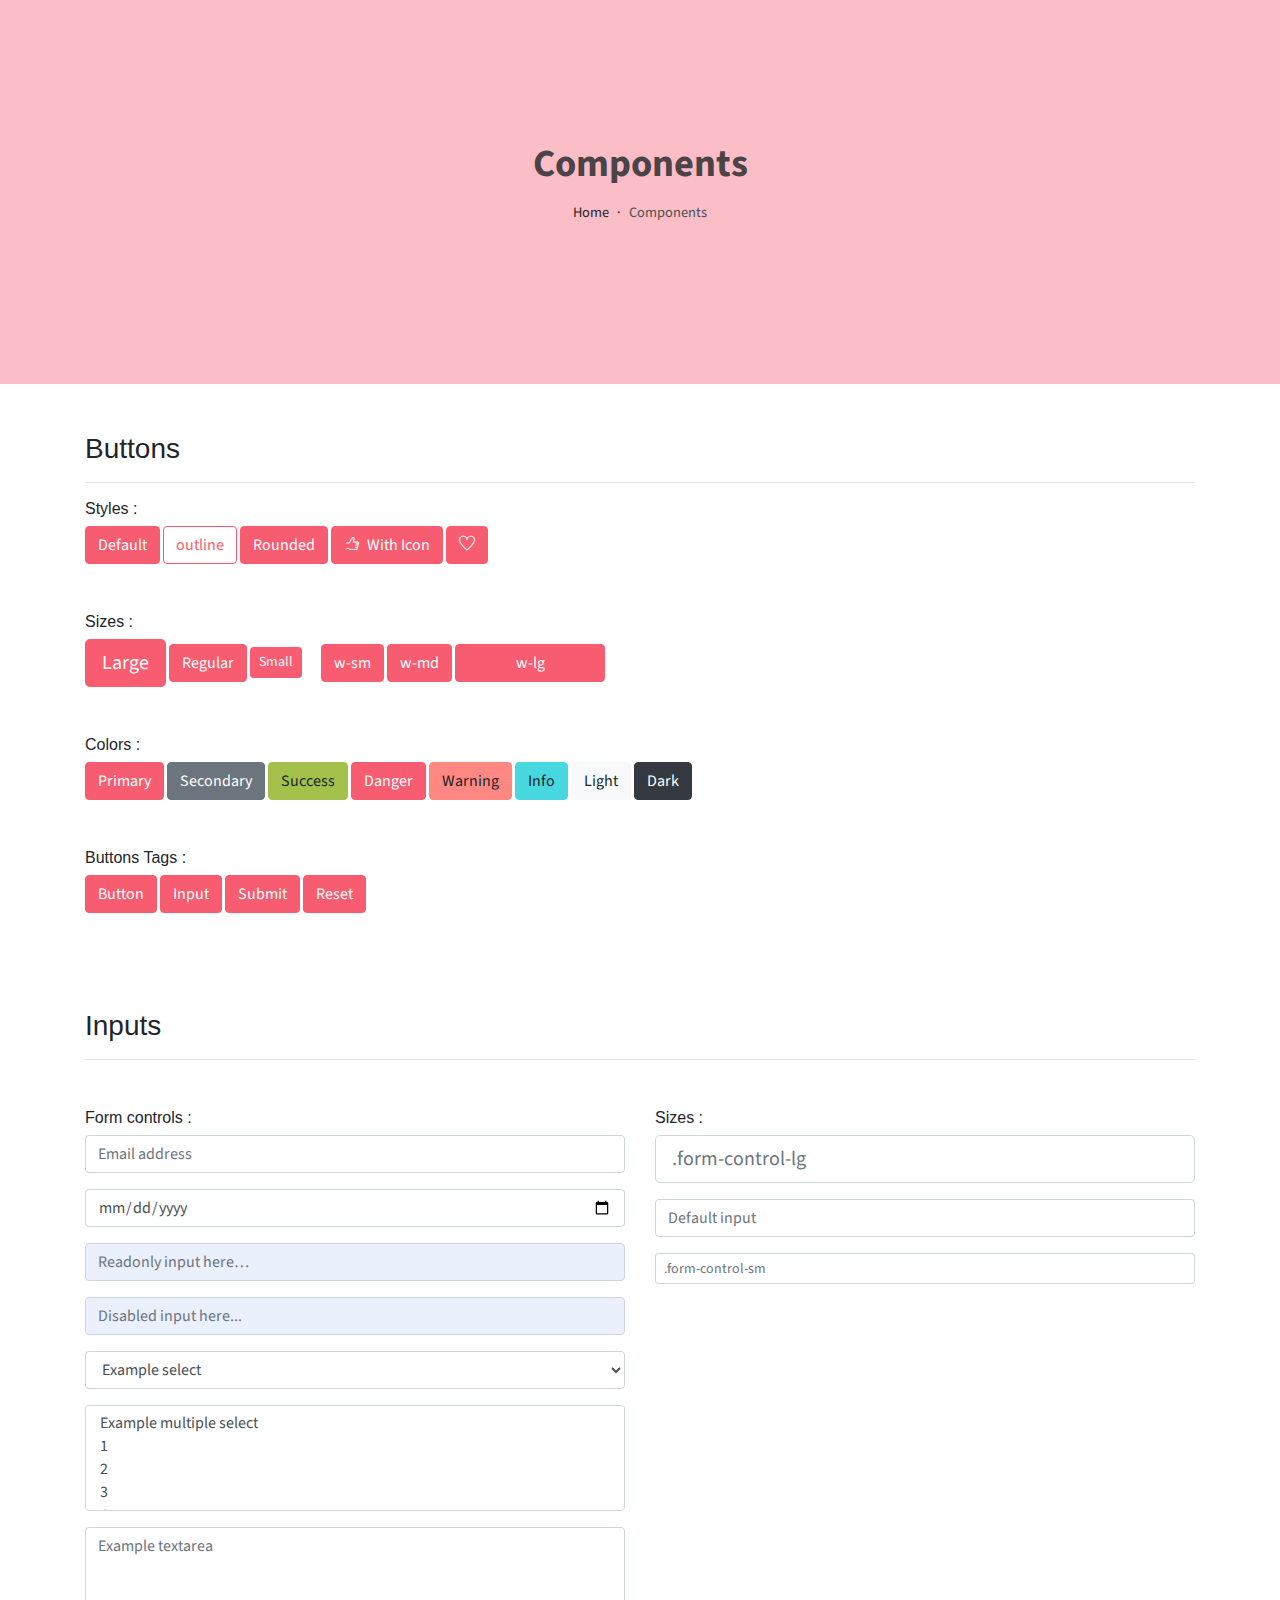
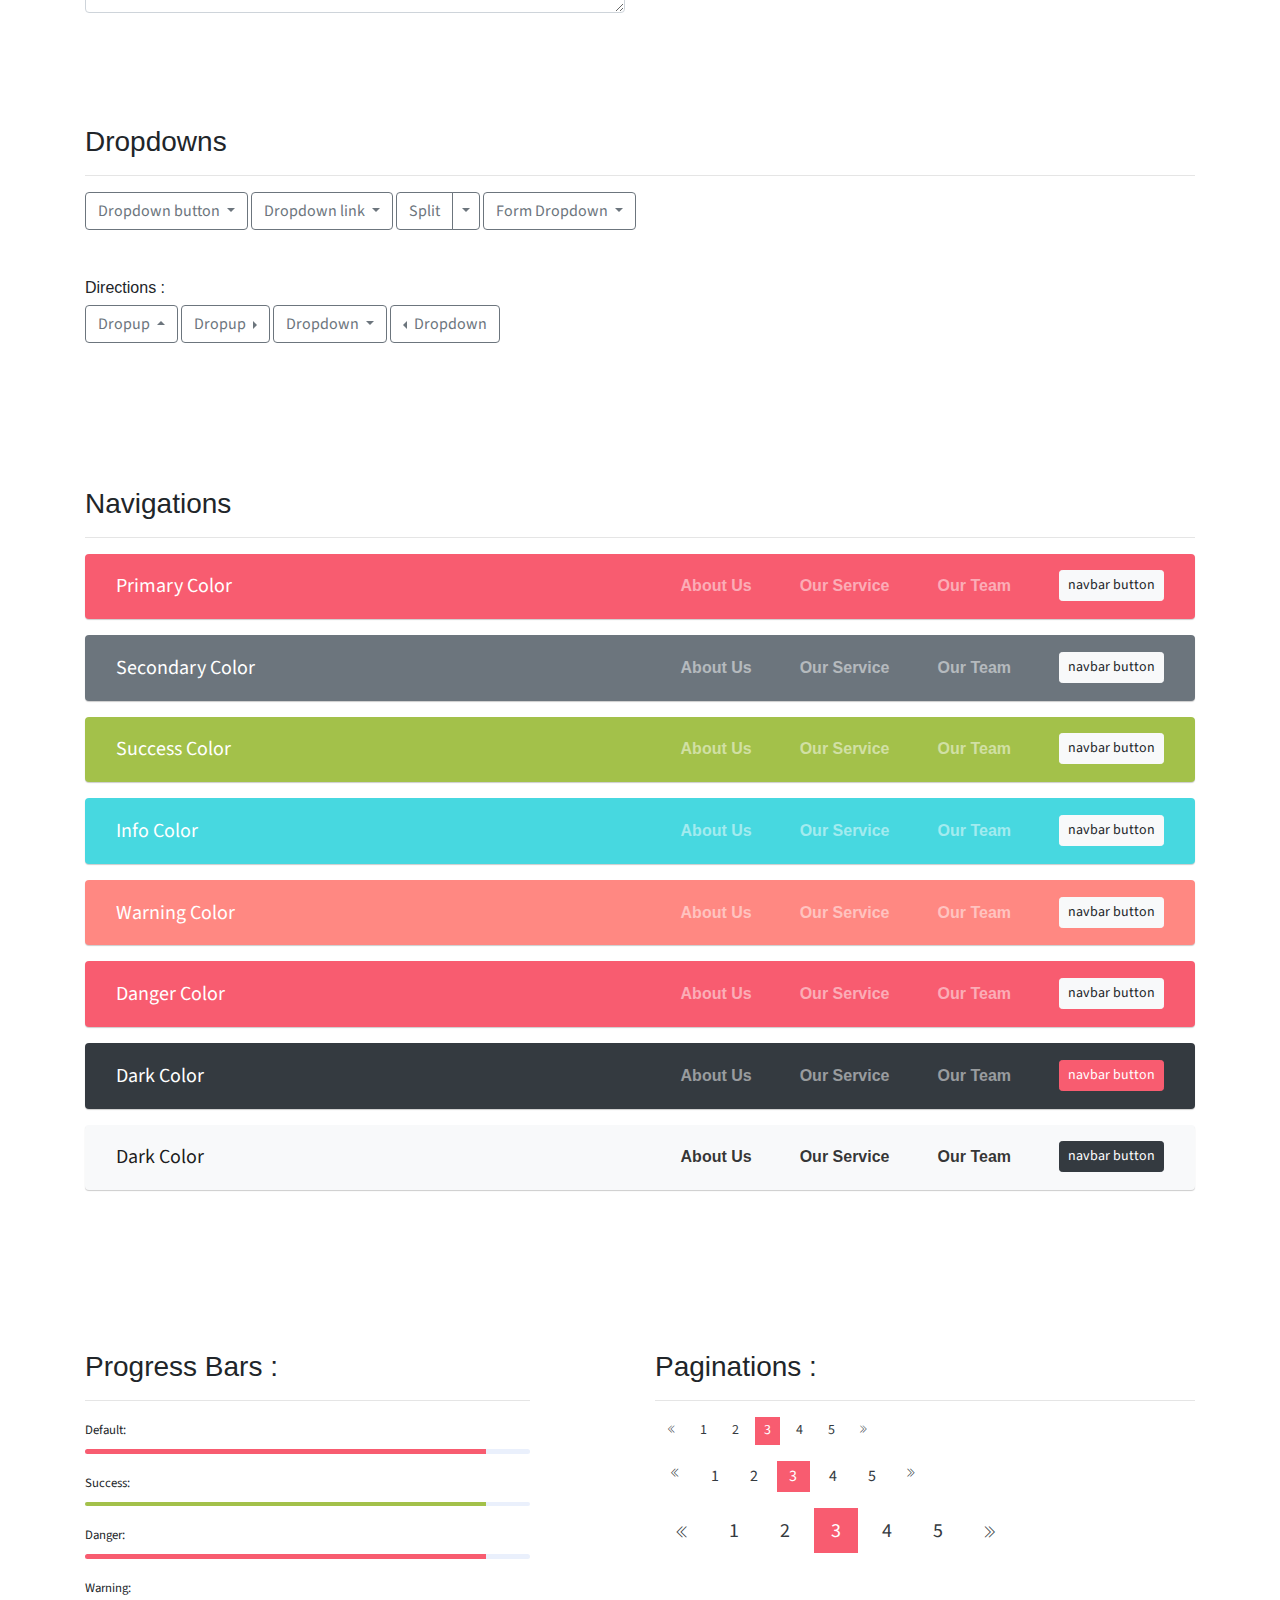
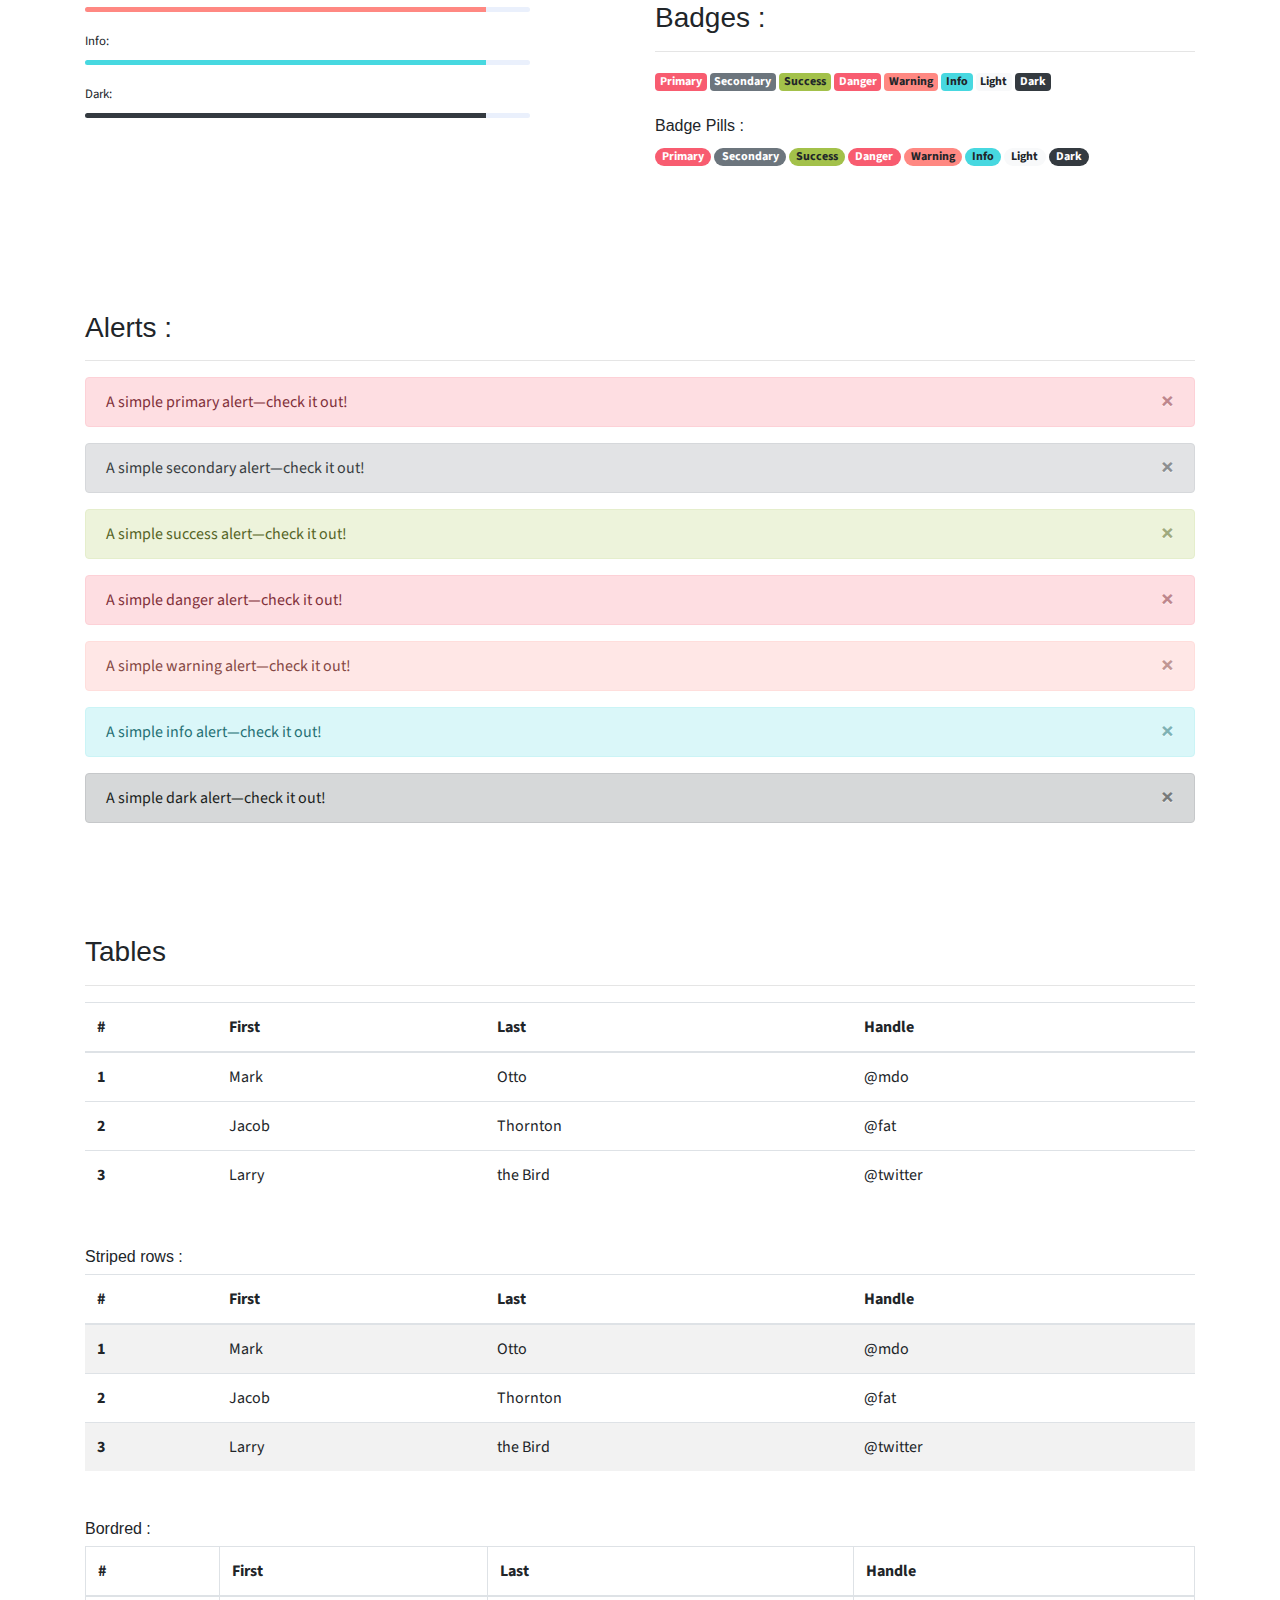
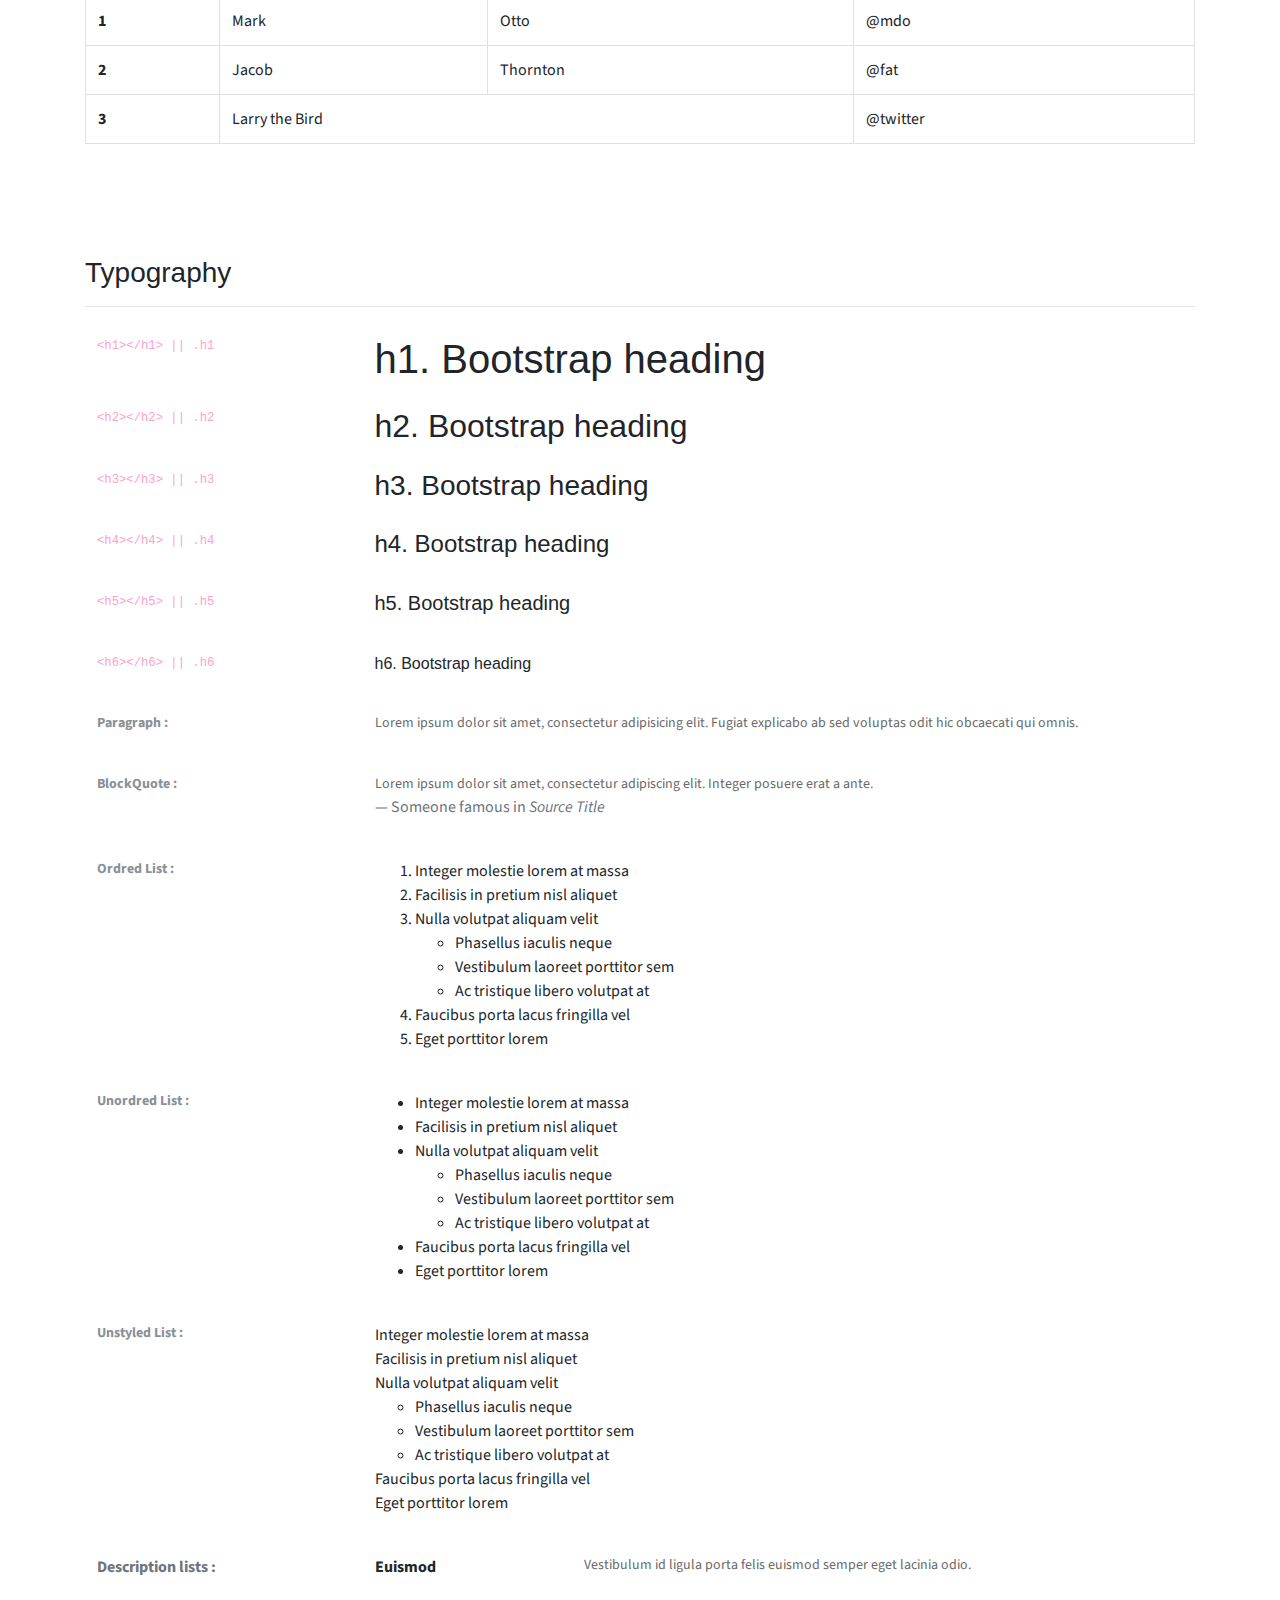
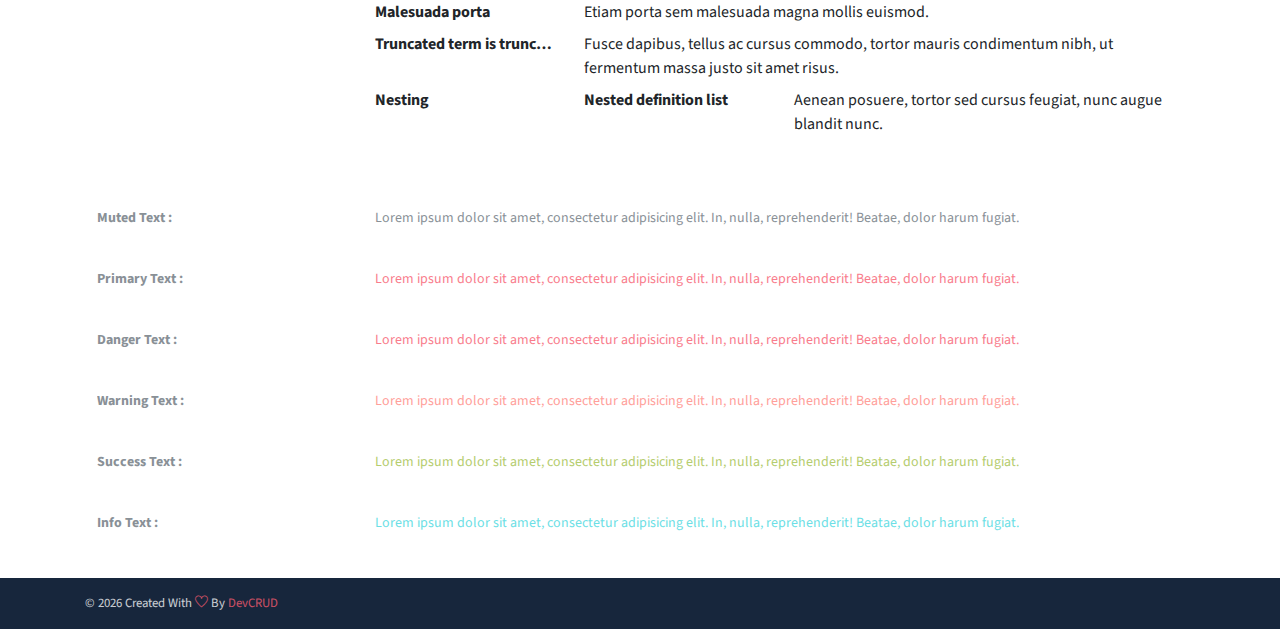
<file: public_html/components.html>
<!DOCTYPE html>
<html lang="en">
<head>
   <meta charset="utf-8">
   <meta name="viewport" content="width=device-width, initial-scale=1, shrink-to-fit=no">
   <meta name="description" content="Start your development with JohnDoe landing page.">
   <meta name="author" content="Devcrud">
   <title>JohnDoe Landing page | Components</title>
   <link rel="icon" href="assets/imgs/favicon.png" type="image/png">
   <!-- font icons -->
   <link rel="stylesheet" href="assets/vendors/themify-icons/css/themify-icons.css">
   <!-- Bootstrap + Steller  -->
   <link rel="stylesheet" href="assets/css/johndoe.css">
</head>
<body>

   <!-- Page Header -->
   <header class="header header-mini"> 
      <div class="header-title">Components</div> 
      <nav aria-label="breadcrumb">
         <ol class="breadcrumb">
            <li class="breadcrumb-item"><a href="/">Home</a></li>
            <li class="breadcrumb-item active" aria-current="page">Components</li>
         </ol>
      </nav>
   </header> <!-- End Of Page Header -->

   <!-- main content -->
   <div class="container">

      <!-- Buttons -->
      <h3 class="mt-5">Buttons</h3>
      <hr>
      <h6 class="section-secondary-title">Styles :</h6>
      <button class="btn btn-primary">Default</button>
      <button class="btn btn-outline-primary">outline</button>
      <button class="btn btn-primary rounded">Rounded</button>
      <button class="btn btn-primary rounded"><i class="ti-thumb-up pr-1"></i> With Icon</button>
      <button class="btn btn-primary circle"><i class="ti-heart"></i></button>

      <h6 class="section-secondary-title mt-5">Sizes :</h6>
      <button class="btn btn-primary btn-lg">Large</button>
      <button class="btn btn-primary ">Regular</button>
      <button class="btn btn-primary btn-sm">Small</button>
      <button class="btn btn-primary w-sm ml-3">w-sm</button>
      <button class="btn btn-primary w-md">w-md</button>
      <button class="btn btn-primary w-lg">w-lg</button>

      <h6 class="section-secondary-title mt-5">Colors :</h6>          
      <button type="button" class="btn btn-primary">Primary</button>
      <button type="button" class="btn btn-secondary">Secondary</button>
      <button type="button" class="btn btn-success">Success</button>
      <button type="button" class="btn btn-danger">Danger</button>
      <button type="button" class="btn btn-warning">Warning</button>
      <button type="button" class="btn btn-info">Info</button>
      <button type="button" class="btn btn-light">Light</button>
      <button type="button" class="btn btn-dark">Dark</button>

      <h6 class="section-secondary-title mt-5">Buttons Tags :</h6>
      <button class="btn btn-primary" type="submit">Button</button>
      <input class="btn btn-primary" type="button" value="Input">
      <input class="btn btn-primary" type="submit" value="Submit">
      <input class="btn btn-primary" type="reset" value="Reset">
      
      <!-- devider -->
      <div class="py-5"></div>

      <!-- Inputs -->
      <h3>Inputs</h3>
      <hr>
      <div class="row mt-5">
         <div class="col-md-6">
            <h6 class="section-secondary-title">Form controls :</h6>        
            <div class="form-group">
               <input type="email" class="form-control" id="exampleFormControlInput1" placeholder="Email address">
            </div>
            <div class="form-group">
               <input type="date" class="form-control" id="exampleFormControlInput1" placeholder="Date">
            </div>
            <div class="form-group">
               <input class="form-control" type="text" placeholder="Readonly input here…" readonly>
            </div>
            <div class="form-group">
               <input class="form-control" id="disabledInput" type="text" placeholder="Disabled input here..." disabled>
            </div>
            <div class="form-group">
               <select class="form-control" id="exampleFormControlSelect1">
                  <option>Example select</option>
                  <option>1</option>
                  <option>2</option>
                  <option>3</option>
                  <option>4</option>
                  <option>5</option>
               </select>
            </div>
            <div class="form-group">
               <select multiple class="form-control" id="exampleFormControlSelect2">
                  <option>Example multiple select</option>
                  <option>1</option>
                  <option>2</option>
                  <option>3</option>
                  <option>4</option>
                  <option>5</option>
               </select>
            </div>
            <div class="form-group">
               <textarea class="form-control" id="exampleFormControlTextarea1" rows="3" placeholder="Example textarea"></textarea>
            </div>
         </div>
         <div class="col-md-6">
            <h6 class="section-secondary-title">Sizes :</h6>    
            <div class="form-group">
               <input class="form-control form-control-lg" type="text" placeholder=".form-control-lg">             
            </div>
            <div class="form-group">
               <input class="form-control" type="text" placeholder="Default input">
            </div>
            <div class="form-group">
               <input class="form-control form-control-sm" type="text" placeholder=".form-control-sm"> 
            </div>
         </div>
      </div> <!-- end of inputs -->   

      <!-- devider -->
      <div class="py-5"></div>             

      <!-- Dropdowns -->
      <h3 class="components-section-title font-weight-normal">Dropdowns</h3>
      <hr>
      <div class="dropdown d-inline-block">
         <button class="btn btn-outline-secondary dropdown-toggle" type="button" id="dropdownMenuButton" data-toggle="dropdown" aria-haspopup="true" aria-expanded="false">
         Dropdown button
         </button>
         <div class="dropdown-menu" aria-labelledby="dropdownMenuButton">
         <a class="dropdown-item" href="#">Action</a>
         <a class="dropdown-item" href="#">Another action</a>
         <a class="dropdown-item" href="#">Something else here</a>
         </div>
      </div>
      <div class="dropdown d-inline-block">
         <a class="btn btn-outline-secondary dropdown-toggle" href="#" role="button" id="dropdownMenuLink" data-toggle="dropdown" aria-haspopup="true" aria-expanded="false">
            Dropdown link
         </a>
         <div class="dropdown-menu" aria-labelledby="dropdownMenuLink">
            <a class="dropdown-item" href="#">Action</a>
            <a class="dropdown-item" href="#">Another action</a>
            <a class="dropdown-item" href="#">Something else here</a>
         </div>
      </div>
      <div class="btn-group">
         <button type="button" class="btn btn-outline-secondary">Split</button>
         <button type="button" class="btn btn-outline-secondary dropdown-toggle dropdown-toggle-split" data-toggle="dropdown" aria-haspopup="true" aria-expanded="false">
         <span class="sr-only">Toggle Dropdown</span>
         </button>
         <div class="dropdown-menu">
            <a class="dropdown-item" href="#">Action</a>
            <a class="dropdown-item" href="#">Another action</a>
            <a class="dropdown-item" href="#">Something else here</a>
            <div class="dropdown-divider"></div>
            <a class="dropdown-item" href="#">Separated link</a>
         </div>
      </div>
      <div class="btn-group">
         <button class="btn btn-outline-secondary dropdown-toggle" type="button" id="dropdownMenuButton" data-toggle="dropdown" aria-haspopup="true" aria-expanded="false">
            Form Dropdown
         </button>
         <div class="dropdown-menu form">
            <form class="px-4 py-3">
               <div class="form-group">
                  <input type="email" class="form-control" id="exampleDropdownFormEmail1" placeholder="email@example.com">
               </div>
               <div class="form-group">
                  <input type="password" class="form-control" id="exampleDropdownFormPassword1" placeholder="Password">
               </div>
               <div class="form-check mb-3">
                  <input type="checkbox" class="form-check-input" id="dropdownCheck">
                  <label class="form-check-label" for="dropdownCheck">
                     Remember me
                  </label>
               </div>
               <button type="submit" class="btn btn-primary btn-block">Sign in</button>
            </form>
            <div class="dropdown-divider"></div>
            <a class="dropdown-item" href="#"><small>New around here? Sign up</small></a>
            <a class="dropdown-item" href="#"><small>Forgot password?</small></a>
         </div>
      </div>       
      <h6 class="section-secondary-title mt-5">Directions :</h6>  
      <div class="btn-group dropup">
         <button type="button" class="btn btn-outline-secondary dropdown-toggle" data-toggle="dropdown" aria-haspopup="true" aria-expanded="false">
            Dropup
         </button>
         <div class="dropdown-menu">
            <a class="dropdown-item" href="#">Action</a>
            <a class="dropdown-item" href="#">Another action</a>
            <a class="dropdown-item" href="#">Something else here</a>
            <div class="dropdown-divider"></div>
            <a class="dropdown-item" href="#">Separated link</a>
         </div>
      </div>
      <div class="btn-group dropright">
         <button type="button" class="btn btn-outline-secondary dropdown-toggle" data-toggle="dropdown" aria-haspopup="true" aria-expanded="false">
            Dropup
         </button>
         <div class="dropdown-menu">
            <a class="dropdown-item" href="#">Action</a>
            <a class="dropdown-item" href="#">Another action</a>
            <a class="dropdown-item" href="#">Something else here</a>
            <div class="dropdown-divider"></div>
            <a class="dropdown-item" href="#">Separated link</a>
         </div>
      </div>
      <div class="btn-group">
         <button type="button" class="btn btn-outline-secondary dropdown-toggle" data-toggle="dropdown" aria-haspopup="true" aria-expanded="false">
            Dropdown
         </button>
         <div class="dropdown-menu">
            <a class="dropdown-item" href="#">Action</a>
            <a class="dropdown-item" href="#">Another action</a>
            <a class="dropdown-item" href="#">Something else here</a>
            <div class="dropdown-divider"></div>
            <a class="dropdown-item" href="#">Separated link</a>
         </div>
      </div>
      <div class="btn-group dropleft">
         <button type="button" class="btn btn-outline-secondary dropdown-toggle" data-toggle="dropdown" aria-haspopup="true" aria-expanded="false">
            Dropdown
         </button>
         <div class="dropdown-menu">
            <a class="dropdown-item" href="#">Action</a>
            <a class="dropdown-item" href="#">Another action</a>
            <a class="dropdown-item" href="#">Something else here</a>
            <div class="dropdown-divider"></div>
            <a class="dropdown-item" href="#">Separated link</a>
         </div>
      </div> <!-- end of Dropdowns -->  

      <!-- devider -->
      <div class="py-5"></div>   

      <!-- navbars -->
      <h3 class="components-section-title font-weight-normal mt-5">Navigations</h3>
      <hr>
      <nav class="navbar navbar-expand-sm navbar-dark bg-primary rounded shadow mb-3">
         <div class="container">
            <a class="navbar-brand" href="#">Primary Color</a>
            <button class="navbar-toggler ml-auto" type="button" data-toggle="collapse" data-target="#navbarSupportedContent" aria-controls="navbarSupportedContent" aria-expanded="false" aria-label="Toggle navigation">
            <span class="navbar-toggler-icon"></span>
            </button>
            <div class="collapse navbar-collapse" id="navbarSupportedContent">
               <ul class="navbar-nav ml-auto"> 
                  <li class="nav-item">
                     <a class="nav-link" href="#about">About Us</a>
                  </li>
                  <li class="nav-item">
                     <a class="nav-link" href="#service">Our Service</a>
                  </li>
                  <li class="nav-item">
                     <a class="nav-link" href="#team">Our Team</a>
                  </li>
                  <li class="nav-item">
                     <a href="#book-table" class="ml-4 mt-1 btn btn-light btn-sm">navbar button</a>
                  </li>
               </ul>                       
            </div>
         </div>
      </nav>
      <nav class="navbar navbar-expand-sm navbar-dark bg-secondary rounded shadow mb-3">
         <div class="container">
            <a class="navbar-brand" href="#">Secondary Color</a>
            <button class="navbar-toggler ml-auto" type="button" data-toggle="collapse" data-target="#navbarSupportedContent" aria-controls="navbarSupportedContent" aria-expanded="false" aria-label="Toggle navigation">
            <span class="navbar-toggler-icon"></span>
            </button>
            <div class="collapse navbar-collapse" id="navbarSupportedContent">
               <ul class="navbar-nav ml-auto"> 
                  <li class="nav-item">
                     <a class="nav-link" href="#about">About Us</a>
                  </li>
                  <li class="nav-item">
                     <a class="nav-link" href="#service">Our Service</a>
                  </li>
                  <li class="nav-item">
                     <a class="nav-link" href="#team">Our Team</a>
                  </li>
                  <li class="nav-item">
                     <a href="#book-table" class="ml-4 mt-1 btn btn-light btn-sm">navbar button</a>
                  </li>
               </ul>                       
            </div>
         </div>
      </nav>
      <nav class="navbar navbar-expand-sm navbar-dark bg-success rounded shadow mb-3">
         <div class="container">
            <a class="navbar-brand" href="#">Success Color</a>
            <button class="navbar-toggler ml-auto" type="button" data-toggle="collapse" data-target="#navbarSupportedContent" aria-controls="navbarSupportedContent" aria-expanded="false" aria-label="Toggle navigation">
            <span class="navbar-toggler-icon"></span>
            </button>
            <div class="collapse navbar-collapse" id="navbarSupportedContent">
               <ul class="navbar-nav ml-auto"> 
                  <li class="nav-item">
                     <a class="nav-link" href="#about">About Us</a>
                  </li>
                  <li class="nav-item">
                     <a class="nav-link" href="#service">Our Service</a>
                  </li>
                  <li class="nav-item">
                     <a class="nav-link" href="#team">Our Team</a>
                  </li>
                  <li class="nav-item">
                     <a href="#book-table" class="ml-4 mt-1 btn btn-light btn-sm">navbar button</a>
                  </li>
               </ul>                       
            </div>
         </div>
      </nav>
      <nav class="navbar navbar-expand-sm navbar-dark bg-info rounded shadow mb-3">
         <div class="container">
            <a class="navbar-brand" href="#">Info Color</a>
            <button class="navbar-toggler ml-auto" type="button" data-toggle="collapse" data-target="#navbarSupportedContent" aria-controls="navbarSupportedContent" aria-expanded="false" aria-label="Toggle navigation">
            <span class="navbar-toggler-icon"></span>
            </button>
            <div class="collapse navbar-collapse" id="navbarSupportedContent">
               <ul class="navbar-nav ml-auto"> 
                  <li class="nav-item">
                     <a class="nav-link" href="#about">About Us</a>
                  </li>
                  <li class="nav-item">
                     <a class="nav-link" href="#service">Our Service</a>
                  </li>
                  <li class="nav-item">
                     <a class="nav-link" href="#team">Our Team</a>
                  </li>
                  <li class="nav-item">
                     <a href="#book-table" class="ml-4 mt-1 btn btn-light btn-sm">navbar button</a>
                  </li>
               </ul>                       
            </div>
         </div>
      </nav>
      <nav class="navbar navbar-expand-sm navbar-dark bg-warning rounded shadow mb-3">
         <div class="container">
            <a class="navbar-brand" href="#">Warning Color</a>
            <button class="navbar-toggler ml-auto" type="button" data-toggle="collapse" data-target="#navbarSupportedContent" aria-controls="navbarSupportedContent" aria-expanded="false" aria-label="Toggle navigation">
            <span class="navbar-toggler-icon"></span>
            </button>
            <div class="collapse navbar-collapse" id="navbarSupportedContent">
               <ul class="navbar-nav ml-auto"> 
                  <li class="nav-item">
                     <a class="nav-link" href="#about">About Us</a>
                  </li>
                  <li class="nav-item">
                     <a class="nav-link" href="#service">Our Service</a>
                  </li>
                  <li class="nav-item">
                     <a class="nav-link" href="#team">Our Team</a>
                  </li>
                  <li class="nav-item">
                     <a href="#book-table" class="ml-4 mt-1 btn btn-light btn-sm">navbar button</a>
                  </li>
               </ul>                       
            </div>
         </div>
      </nav>
      <nav class="navbar navbar-expand-sm navbar-dark bg-danger rounded shadow mb-3">
         <div class="container">
            <a class="navbar-brand" href="#">Danger Color</a>
            <button class="navbar-toggler ml-auto" type="button" data-toggle="collapse" data-target="#navbarSupportedContent" aria-controls="navbarSupportedContent" aria-expanded="false" aria-label="Toggle navigation">
            <span class="navbar-toggler-icon"></span>
            </button>
            <div class="collapse navbar-collapse" id="navbarSupportedContent">
               <ul class="navbar-nav ml-auto"> 
                  <li class="nav-item">
                     <a class="nav-link" href="#about">About Us</a>
                  </li>
                  <li class="nav-item">
                     <a class="nav-link" href="#service">Our Service</a>
                  </li>
                  <li class="nav-item">
                     <a class="nav-link" href="#team">Our Team</a>
                  </li>
                  <li class="nav-item">
                     <a href="#book-table" class="ml-4 mt-1 btn btn-light btn-sm">navbar button</a>
                  </li>
               </ul>                       
            </div>
         </div>
      </nav>
      <nav class="navbar navbar-expand-sm navbar-dark bg-dark rounded shadow mb-3">
         <div class="container">
            <a class="navbar-brand" href="#">Dark Color</a>
            <button class="navbar-toggler ml-auto" type="button" data-toggle="collapse" data-target="#navbarSupportedContent" aria-controls="navbarSupportedContent" aria-expanded="false" aria-label="Toggle navigation">
            <span class="navbar-toggler-icon"></span>
            </button>
            <div class="collapse navbar-collapse" id="navbarSupportedContent">
               <ul class="navbar-nav ml-auto"> 
                  <li class="nav-item">
                     <a class="nav-link" href="#about">About Us</a>
                  </li>
                  <li class="nav-item">
                     <a class="nav-link" href="#service">Our Service</a>
                  </li>
                  <li class="nav-item">
                     <a class="nav-link" href="#team">Our Team</a>
                  </li>
                  <li class="nav-item">
                     <a href="#book-table" class="ml-4 mt-1 btn btn-primary btn-sm">navbar button</a>
                  </li>
               </ul>                       
            </div>
         </div>
      </nav>
      <nav class="navbar navbar-expand-sm navbar-light bg-light rounded shadow mb-3">
         <div class="container">
            <a class="navbar-brand" href="#">Dark Color</a>
            <button class="navbar-toggler ml-auto" type="button" data-toggle="collapse" data-target="#navbarSupportedContent" aria-controls="navbarSupportedContent" aria-expanded="false" aria-label="Toggle navigation">
            <span class="navbar-toggler-icon"></span>
            </button>
            <div class="collapse navbar-collapse" id="navbarSupportedContent">
               <ul class="navbar-nav ml-auto"> 
                  <li class="nav-item">
                     <a class="nav-link" href="#about">About Us</a>
                  </li>
                  <li class="nav-item">
                     <a class="nav-link" href="#service">Our Service</a>
                  </li>
                  <li class="nav-item">
                     <a class="nav-link" href="#team">Our Team</a>
                  </li>
                  <li class="nav-item">
                     <a href="#book-table" class="ml-4 mt-1 btn btn-dark btn-sm">navbar button</a>
                  </li>
               </ul>                       
            </div>
         </div>
      </nav>
      <!-- End of navbars -->

      <!-- devider -->
      <div class="py-5"></div>   
      
      <!-- progress bars -->
      <div class="row justify-content-between">
         <div class="col-md-5">
            <h3 class="components-section-title font-weight-normal mt-5">Progress Bars :</h3>
            <hr>
            <small>Default: </small>
            <div class="progress mt-2 mb-3">
               <div class="progress-bar" role="progressbar" style="width: 90%" aria-valuenow="25" aria-valuemin="0" aria-valuemax="100"></div>
            </div>
            <small>Success:</small>
            <div class="progress mt-2 mb-3">
               <div class="progress-bar bg-success" role="progressbar" style="width: 90%" aria-valuenow="25" aria-valuemin="0" aria-valuemax="100"></div>
            </div>
            <small>Danger:</small>
            <div class="progress mt-2 mb-3">
               <div class="progress-bar bg-danger" role="progressbar" style="width: 90%" aria-valuenow="25" aria-valuemin="0" aria-valuemax="100"></div>
            </div>
            <small>Warning:</small>
            <div class="progress mt-2 mb-3">
               <div class="progress-bar bg-warning" role="progressbar" style="width: 90%" aria-valuenow="25" aria-valuemin="0" aria-valuemax="100"></div>
            </div>
            <small>Info:</small>
            <div class="progress mt-2 mb-3">
               <div class="progress-bar bg-info" role="progressbar" style="width: 90%" aria-valuenow="25" aria-valuemin="0" aria-valuemax="100"></div>
            </div>
            <small>Dark:</small>
            <div class="progress mt-2 mb-3">
               <div class="progress-bar bg-dark" role="progressbar" style="width: 90%" aria-valuenow="25" aria-valuemin="0" aria-valuemax="100"></div>
            </div>
         </div>
         <div class="col-md-6">
            <h3 class="components-section-title font-weight-normal mt-5">Paginations :</h3>
            <hr>
            <nav aria-label="Page navigation example">
               <ul class="pagination pagination-sm">
                  <li class="page-item"><a class="page-link" href="#"><i class="ti-angle-double-left"></i></a></li>
                  <li class="page-item"><a class="page-link" href="#">1</a></li>
                  <li class="page-item"><a class="page-link" href="#">2</a></li>
                  <li class="page-item active"><a class="page-link" href="#">3</a></li>
                  <li class="page-item"><a class="page-link" href="#">4</a></li>
                  <li class="page-item"><a class="page-link" href="#">5</a></li>
                  <li class="page-item"><a class="page-link" href="#"><i class="ti-angle-double-right"></i></a></li>
               </ul>
            </nav>
            <nav aria-label="Page navigation example">
               <ul class="pagination">
               <li class="page-item"><a class="page-link" href="#"><i class="ti-angle-double-left"></i></a></li>
                  <li class="page-item"><a class="page-link" href="#">1</a></li>
                  <li class="page-item"><a class="page-link" href="#">2</a></li>
                  <li class="page-item active"><a class="page-link" href="#">3</a></li>
                  <li class="page-item"><a class="page-link" href="#">4</a></li>
                  <li class="page-item"><a class="page-link" href="#">5</a></li>
                  <li class="page-item"><a class="page-link" href="#"><i class="ti-angle-double-right"></i></a></li>
               </ul>
            </nav>
            <nav aria-label="Page navigation example">
               <ul class="pagination pagination-lg">
                  <li class="page-item"><a class="page-link" href="#"><i class="ti-angle-double-left"></i></a></li>
                  <li class="page-item"><a class="page-link" href="#">1</a></li>
                  <li class="page-item"><a class="page-link" href="#">2</a></li>
                  <li class="page-item active"><a class="page-link" href="#">3</a></li>
                  <li class="page-item"><a class="page-link" href="#">4</a></li>
                  <li class="page-item"><a class="page-link" href="#">5</a></li>
                  <li class="page-item"><a class="page-link" href="#"><i class="ti-angle-double-right"></i></a></li>
               </ul>
            </nav>

            <!-- Badges -->
            <h3 class="components-section-title font-weight-normal mt-5">Badges :</h3>
            <hr>
            <span class="badge badge-primary">Primary</span>
            <span class="badge badge-secondary">Secondary</span>
            <span class="badge badge-success">Success</span>
            <span class="badge badge-danger">Danger</span>
            <span class="badge badge-warning">Warning</span>
            <span class="badge badge-info">Info</span>
            <span class="badge badge-light">Light</span>
            <span class="badge badge-dark">Dark</span>
            <h6 class="section-secondary-title mt-4 mb-2">Badge Pills :</h6>
            <span class="badge badge-pill badge-primary">Primary</span>
            <span class="badge badge-pill badge-secondary">Secondary</span>
            <span class="badge badge-pill badge-success">Success</span>
            <span class="badge badge-pill badge-danger">Danger</span>
            <span class="badge badge-pill badge-warning">Warning</span>
            <span class="badge badge-pill badge-info">Info</span>
            <span class="badge badge-pill badge-light">Light</span>
            <span class="badge badge-pill badge-dark">Dark</span>
         </div>
      </div> <!-- End of Progress bars -->

      <!-- devider -->
      <div class="py-5"></div>  

      <!-- Alerts -->
      <h3 class="components-section-title font-weight-normal mt-5">Alerts :</h3>
      <hr>
      <div class="alert alert-primary alert-dismissible fade show" role="alert">
         A simple primary alert—check it out!
         <button type="button" class="close" data-dismiss="alert" aria-label="Close">
            <span aria-hidden="true">&times;</span>
         </button>
      </div>
      <div class="alert alert-secondary alert-dismissible fade show" role="alert">
         A simple secondary alert—check it out!
         <button type="button" class="close" data-dismiss="alert" aria-label="Close">
            <span aria-hidden="true">&times;</span>
         </button>
      </div>
      <div class="alert alert-success alert-dismissible fade show" role="alert">
         A simple success alert—check it out!
         <button type="button" class="close" data-dismiss="alert" aria-label="Close">
            <span aria-hidden="true">&times;</span>
         </button>
      </div>
      <div class="alert alert-danger alert-dismissible fade show" role="alert">
         A simple danger alert—check it out!
         <button type="button" class="close" data-dismiss="alert" aria-label="Close">
            <span aria-hidden="true">&times;</span>
         </button>
      </div>
      <div class="alert alert-warning alert-dismissible fade show" role="alert">
         A simple warning alert—check it out!
         <button type="button" class="close" data-dismiss="alert" aria-label="Close">
            <span aria-hidden="true">&times;</span>
         </button>
      </div>
      <div class="alert alert-info alert-dismissible fade show" role="alert">
         A simple info alert—check it out!
         <button type="button" class="close" data-dismiss="alert" aria-label="Close">
            <span aria-hidden="true">&times;</span>
         </button>
      </div>
      <div class="alert alert-dark alert-dismissible fade show" role="alert">
         A simple dark alert—check it out!
         <button type="button" class="close" data-dismiss="alert" aria-label="Close">
            <span aria-hidden="true">&times;</span>
         </button>
      </div>
      <!-- end of alerts -->

      <!-- devider -->
      <div class="py-5"></div> 
   
      <!-- tables -->
      <h3 class="components-section-title">Tables</h3>
      <hr>
      <table class="table">
         <thead>
            <tr>
               <th scope="col">#</th>
               <th scope="col">First</th>
               <th scope="col">Last</th>
               <th scope="col">Handle</th>
            </tr>
         </thead>
         <tbody>
            <tr>
               <th scope="row">1</th>
               <td>Mark</td>
               <td>Otto</td>
               <td>@mdo</td>
            </tr>
            <tr>
               <th scope="row">2</th>
               <td>Jacob</td>
               <td>Thornton</td>
               <td>@fat</td>
            </tr>
            <tr>
               <th scope="row">3</th>
               <td>Larry</td>
               <td>the Bird</td>
               <td>@twitter</td>
            </tr>
         </tbody>
      </table>

      <h6 class="section-secondary-title mt-5">Striped rows :</h6>
      <table class="table table-striped">
         <thead>
            <tr>
               <th scope="col">#</th>
               <th scope="col">First</th>
               <th scope="col">Last</th>
               <th scope="col">Handle</th>
            </tr>
         </thead>
         <tbody>
            <tr>
               <th scope="row">1</th>
               <td>Mark</td>
               <td>Otto</td>
               <td>@mdo</td>
            </tr>
            <tr>
               <th scope="row">2</th>
               <td>Jacob</td>
               <td>Thornton</td>
               <td>@fat</td>
            </tr>
            <tr>
               <th scope="row">3</th>
               <td>Larry</td>
               <td>the Bird</td>
               <td>@twitter</td>
            </tr>
         </tbody>
      </table>

      <h6 class="section-secondary-title mt-5">Bordred :</h6>
      <table class="table table-bordered">
         <thead>
            <tr>
               <th scope="col">#</th>
               <th scope="col">First</th>
               <th scope="col">Last</th>
               <th scope="col">Handle</th>
            </tr>
         </thead>
         <tbody>
            <tr>
               <th scope="row">1</th>
               <td>Mark</td>
               <td>Otto</td>
               <td>@mdo</td>
            </tr>
            <tr>
               <th scope="row">2</th>
               <td>Jacob</td>
               <td>Thornton</td>
               <td>@fat</td>
            </tr>
            <tr>
               <th scope="row">3</th>
               <td colspan="2">Larry the Bird</td>
               <td>@twitter</td>
            </tr>
         </tbody>
      </table>
      <!-- end of tables -->

      <!-- devider -->
      <div class="py-5"></div> 

      <!-- typography -->
      <h3 class="components-section-title">Typography</h3>
      <hr>
     
      <table class="table table-borderless v-align-center">
         <tbody>
            <tr>
               <td>
                  <p><code class="highlighter-rouge">&lt;h1&gt;&lt;/h1&gt; || .h1</code></p>
               </td>
               <td class="w-75"><span class="h1">h1. Bootstrap heading</span></td>
            </tr>
            <tr>
               <td>
                  <p><code class="highlighter-rouge">&lt;h2&gt;&lt;/h2&gt; || .h2</code></p>
               </td>
               <td><span class="h2">h2. Bootstrap heading</span></td>
            </tr>
            <tr>
               <td>
                  <p><code class="highlighter-rouge">&lt;h3&gt;&lt;/h3&gt; || .h3</code></p>
               </td>
               <td><span class="h3">h3. Bootstrap heading</span></td>
            </tr>
            <tr>
               <td>
                  <p><code class="highlighter-rouge">&lt;h4&gt;&lt;/h4&gt; || .h4</code></p>
               </td>
               <td><span class="h4">h4. Bootstrap heading</span></td>
            </tr>
            <tr>
               <td>
                  <p><code class="highlighter-rouge">&lt;h5&gt;&lt;/h5&gt; || .h5</code></p>
               </td>
               <td><span class="h5">h5. Bootstrap heading</span></td>
            </tr>
            <tr>
               <td>
                  <p><code class="highlighter-rouge">&lt;h6&gt;&lt;/h6&gt; || .h6</code></p>
               </td>
               <td><span class="h6">h6. Bootstrap heading</span></td>
            </tr>
            <tr>
               <td>
                  <p class="font-weight-bold text-muted">Paragraph :</p>
               </td>
               <td><p>Lorem ipsum dolor sit amet, consectetur adipisicing elit. Fugiat explicabo ab sed voluptas odit hic obcaecati qui omnis.</p></td>
            </tr>
            <tr>
               <td>
                  <p class="font-weight-bold text-muted">BlockQuote :</p>
               </td>
               <td>
                  <blockquote class="blockquote">
                     <p class="mb-0">Lorem ipsum dolor sit amet, consectetur adipiscing elit. Integer posuere erat a ante.</p>
                     <footer class="blockquote-footer">Someone famous in <cite title="Source Title">Source Title</cite></footer>
                  </blockquote>
               </td>
            </tr>

            
            <tr>
               <td><p class="font-weight-bold text-muted">Ordred List :</p></td>
               <td>
                  <ol>
                     <li>Integer molestie lorem at massa</li>
                     <li>Facilisis in pretium nisl aliquet</li>
                     <li>Nulla volutpat aliquam velit
                        <ul>
                           <li>Phasellus iaculis neque</li>
                           <li>Vestibulum laoreet porttitor sem</li>
                           <li>Ac tristique libero volutpat at</li>
                        </ul>
                     </li>
                     <li>Faucibus porta lacus fringilla vel</li>
                     <li>Eget porttitor lorem</li>
                  </ol>
               </td>
            </tr>
            <tr>
               <td><p class="font-weight-bold text-muted">Unordred List :</p></td>
               <td>
                  <ul >
                     <li>Integer molestie lorem at massa</li>
                     <li>Facilisis in pretium nisl aliquet</li>
                     <li>Nulla volutpat aliquam velit
                        <ul>
                           <li>Phasellus iaculis neque</li>
                           <li>Vestibulum laoreet porttitor sem</li>
                           <li>Ac tristique libero volutpat at</li>
                        </ul>
                     </li>
                     <li>Faucibus porta lacus fringilla vel</li>
                     <li>Eget porttitor lorem</li>
                  </ul>
               </td>
            </tr>
            <tr>
               <td><p class="font-weight-bold text-muted">Unstyled List :</p></td>
               <td>
                  <ul class="list-unstyled">
                     <li>Integer molestie lorem at massa</li>
                     <li>Facilisis in pretium nisl aliquet</li>
                     <li>Nulla volutpat aliquam velit
                        <ul>
                           <li>Phasellus iaculis neque</li>
                           <li>Vestibulum laoreet porttitor sem</li>
                           <li>Ac tristique libero volutpat at</li>
                        </ul>
                     </li>
                     <li>Faucibus porta lacus fringilla vel</li>
                     <li>Eget porttitor lorem</li>
                  </ul>
               </td>
            </tr>
            <tr>
               <td class="font-weight-bold text-muted">Description lists : </td>
               <td>
                  <dl class="row">
                     <dt class="col-sm-3">Euismod</dt>
                     <dd class="col-sm-9">
                        <p>Vestibulum id ligula porta felis euismod semper eget lacinia odio.</p>
                     </dd>

                     <dt class="col-sm-3">Malesuada porta</dt>
                     <dd class="col-sm-9">Etiam porta sem malesuada magna mollis euismod.</dd>

                     <dt class="col-sm-3 text-truncate">Truncated term is truncated</dt>
                     <dd class="col-sm-9">Fusce dapibus, tellus ac cursus commodo, tortor mauris condimentum nibh, ut fermentum massa justo sit amet risus.</dd>

                     <dt class="col-sm-3">Nesting</dt>
                     <dd class="col-sm-9">
                        <dl class="row">
                           <dt class="col-sm-4">Nested definition list</dt>
                           <dd class="col-sm-8">Aenean posuere, tortor sed cursus feugiat, nunc augue blandit nunc.</dd>
                        </dl>
                     </dd>
                  </dl>
               </td>
            </tr>
            <tr>
               <td>
                  <p class="font-weight-bold text-muted">Muted Text :</p>
               </td>
               <td>
                  <p class="text-muted">Lorem ipsum dolor sit amet, consectetur adipisicing elit. In, nulla, reprehenderit! Beatae, dolor harum fugiat.</p>
               </td>
            </tr>
            <tr>
               <td>
                  <p class="font-weight-bold text-muted">Primary Text :</p>
               </td>
               <td>
                  <p class="text-primary">Lorem ipsum dolor sit amet, consectetur adipisicing elit. In, nulla, reprehenderit! Beatae, dolor harum fugiat.</p>
               </td>
            </tr>
            <tr>
               <td>
                  <p class="font-weight-bold text-muted">Danger Text :</p>
               </td>
               <td>
                  <p class="text-danger">Lorem ipsum dolor sit amet, consectetur adipisicing elit. In, nulla, reprehenderit! Beatae, dolor harum fugiat.</p>
               </td>
            </tr>
            <tr>
               <td>
                  <p class="font-weight-bold text-muted">Warning Text :</p>
               </td>
               <td>
                  <p class="text-warning">Lorem ipsum dolor sit amet, consectetur adipisicing elit. In, nulla, reprehenderit! Beatae, dolor harum fugiat.</p>
               </td>
            </tr>
            <tr>
               <td>
                  <p class="font-weight-bold text-muted">Success Text :</p>
               </td>
               <td>
                  <p class="text-success">Lorem ipsum dolor sit amet, consectetur adipisicing elit. In, nulla, reprehenderit! Beatae, dolor harum fugiat.</p>
               </td>
            </tr>
            <tr>
               <td>
                  <p class="font-weight-bold text-muted">Info Text :</p>
               </td>
               <td>
                  <p class="text-info">Lorem ipsum dolor sit amet, consectetur adipisicing elit. In, nulla, reprehenderit! Beatae, dolor harum fugiat.</p>
               </td>
            </tr>
         </tbody>
      </table>
   </div>
   <!-- end of typography -->

   <!-- Page Footer -->
   <footer class="footer py-3">
        <div class="container">
            <p class="small mb-0 text-light">
                &copy; <script>document.write(new Date().getFullYear())</script> Created With <i class="ti-heart text-danger"></i> By <a href="http://devcrud.com" target="_blank"><span class="text-danger" title="Bootstrap 4 Themes and Dashboards">DevCRUD</span></a> 
            </p>
        </div>
    </footer>
   <!-- End of Page Footer -->  
   
   <!-- core  -->
   <script src="assets/vendors/jquery/jquery-3.4.1.js"></script>
   <script src="assets/vendors/bootstrap/bootstrap.bundle.js"></script>

</body>
</html>
</file>
<file: public_html/assets/vendors/themify-icons/css/themify-icons.css>
@font-face {
	font-family: 'themify';
	src:url("../fonts/themify.eot?-fvbane");
	src:url("../fonts/themify.eot?#iefix-fvbane") format("embedded-opentype"),
		url("../fonts/themify.woff?-fvbane") format("woff"),
		url("../fonts/themify.ttf?-fvbane") format("truetype"),
		url("../fonts/themify.svg?-fvbane#themify") format("svg");
	font-weight: normal;
	font-style: normal;
}

[class^="ti-"], [class*=" ti-"] {
	font-family: 'themify';
	speak: none;
	font-style: normal;
	font-weight: normal;
	font-variant: normal;
	text-transform: none;
	line-height: 1;

	/* Better Font Rendering =========== */
	-webkit-font-smoothing: antialiased;
	-moz-osx-font-smoothing: grayscale;
}

.ti-wand:before {
	content: "\e600";
}
.ti-volume:before {
	content: "\e601";
}
.ti-user:before {
	content: "\e602";
}
.ti-unlock:before {
	content: "\e603";
}
.ti-unlink:before {
	content: "\e604";
}
.ti-trash:before {
	content: "\e605";
}
.ti-thought:before {
	content: "\e606";
}
.ti-target:before {
	content: "\e607";
}
.ti-tag:before {
	content: "\e608";
}
.ti-tablet:before {
	content: "\e609";
}
.ti-star:before {
	content: "\e60a";
}
.ti-spray:before {
	content: "\e60b";
}
.ti-signal:before {
	content: "\e60c";
}
.ti-shopping-cart:before {
	content: "\e60d";
}
.ti-shopping-cart-full:before {
	content: "\e60e";
}
.ti-settings:before {
	content: "\e60f";
}
.ti-search:before {
	content: "\e610";
}
.ti-zoom-in:before {
	content: "\e611";
}
.ti-zoom-out:before {
	content: "\e612";
}
.ti-cut:before {
	content: "\e613";
}
.ti-ruler:before {
	content: "\e614";
}
.ti-ruler-pencil:before {
	content: "\e615";
}
.ti-ruler-alt:before {
	content: "\e616";
}
.ti-bookmark:before {
	content: "\e617";
}
.ti-bookmark-alt:before {
	content: "\e618";
}
.ti-reload:before {
	content: "\e619";
}
.ti-plus:before {
	content: "\e61a";
}
.ti-pin:before {
	content: "\e61b";
}
.ti-pencil:before {
	content: "\e61c";
}
.ti-pencil-alt:before {
	content: "\e61d";
}
.ti-paint-roller:before {
	content: "\e61e";
}
.ti-paint-bucket:before {
	content: "\e61f";
}
.ti-na:before {
	content: "\e620";
}
.ti-mobile:before {
	content: "\e621";
}
.ti-minus:before {
	content: "\e622";
}
.ti-medall:before {
	content: "\e623";
}
.ti-medall-alt:before {
	content: "\e624";
}
.ti-marker:before {
	content: "\e625";
}
.ti-marker-alt:before {
	content: "\e626";
}
.ti-arrow-up:before {
	content: "\e627";
}
.ti-arrow-right:before {
	content: "\e628";
}
.ti-arrow-left:before {
	content: "\e629";
}
.ti-arrow-down:before {
	content: "\e62a";
}
.ti-lock:before {
	content: "\e62b";
}
.ti-location-arrow:before {
	content: "\e62c";
}
.ti-link:before {
	content: "\e62d";
}
.ti-layout:before {
	content: "\e62e";
}
.ti-layers:before {
	content: "\e62f";
}
.ti-layers-alt:before {
	content: "\e630";
}
.ti-key:before {
	content: "\e631";
}
.ti-import:before {
	content: "\e632";
}
.ti-image:before {
	content: "\e633";
}
.ti-heart:before {
	content: "\e634";
}
.ti-heart-broken:before {
	content: "\e635";
}
.ti-hand-stop:before {
	content: "\e636";
}
.ti-hand-open:before {
	content: "\e637";
}
.ti-hand-drag:before {
	content: "\e638";
}
.ti-folder:before {
	content: "\e639";
}
.ti-flag:before {
	content: "\e63a";
}
.ti-flag-alt:before {
	content: "\e63b";
}
.ti-flag-alt-2:before {
	content: "\e63c";
}
.ti-eye:before {
	content: "\e63d";
}
.ti-export:before {
	content: "\e63e";
}
.ti-exchange-vertical:before {
	content: "\e63f";
}
.ti-desktop:before {
	content: "\e640";
}
.ti-cup:before {
	content: "\e641";
}
.ti-crown:before {
	content: "\e642";
}
.ti-comments:before {
	content: "\e643";
}
.ti-comment:before {
	content: "\e644";
}
.ti-comment-alt:before {
	content: "\e645";
}
.ti-close:before {
	content: "\e646";
}
.ti-clip:before {
	content: "\e647";
}
.ti-angle-up:before {
	content: "\e648";
}
.ti-angle-right:before {
	content: "\e649";
}
.ti-angle-left:before {
	content: "\e64a";
}
.ti-angle-down:before {
	content: "\e64b";
}
.ti-check:before {
	content: "\e64c";
}
.ti-check-box:before {
	content: "\e64d";
}
.ti-camera:before {
	content: "\e64e";
}
.ti-announcement:before {
	content: "\e64f";
}
.ti-brush:before {
	content: "\e650";
}
.ti-briefcase:before {
	content: "\e651";
}
.ti-bolt:before {
	content: "\e652";
}
.ti-bolt-alt:before {
	content: "\e653";
}
.ti-blackboard:before {
	content: "\e654";
}
.ti-bag:before {
	content: "\e655";
}
.ti-move:before {
	content: "\e656";
}
.ti-arrows-vertical:before {
	content: "\e657";
}
.ti-arrows-horizontal:before {
	content: "\e658";
}
.ti-fullscreen:before {
	content: "\e659";
}
.ti-arrow-top-right:before {
	content: "\e65a";
}
.ti-arrow-top-left:before {
	content: "\e65b";
}
.ti-arrow-circle-up:before {
	content: "\e65c";
}
.ti-arrow-circle-right:before {
	content: "\e65d";
}
.ti-arrow-circle-left:before {
	content: "\e65e";
}
.ti-arrow-circle-down:before {
	content: "\e65f";
}
.ti-angle-double-up:before {
	content: "\e660";
}
.ti-angle-double-right:before {
	content: "\e661";
}
.ti-angle-double-left:before {
	content: "\e662";
}
.ti-angle-double-down:before {
	content: "\e663";
}
.ti-zip:before {
	content: "\e664";
}
.ti-world:before {
	content: "\e665";
}
.ti-wheelchair:before {
	content: "\e666";
}
.ti-view-list:before {
	content: "\e667";
}
.ti-view-list-alt:before {
	content: "\e668";
}
.ti-view-grid:before {
	content: "\e669";
}
.ti-uppercase:before {
	content: "\e66a";
}
.ti-upload:before {
	content: "\e66b";
}
.ti-underline:before {
	content: "\e66c";
}
.ti-truck:before {
	content: "\e66d";
}
.ti-timer:before {
	content: "\e66e";
}
.ti-ticket:before {
	content: "\e66f";
}
.ti-thumb-up:before {
	content: "\e670";
}
.ti-thumb-down:before {
	content: "\e671";
}
.ti-text:before {
	content: "\e672";
}
.ti-stats-up:before {
	content: "\e673";
}
.ti-stats-down:before {
	content: "\e674";
}
.ti-split-v:before {
	content: "\e675";
}
.ti-split-h:before {
	content: "\e676";
}
.ti-smallcap:before {
	content: "\e677";
}
.ti-shine:before {
	content: "\e678";
}
.ti-shift-right:before {
	content: "\e679";
}
.ti-shift-left:before {
	content: "\e67a";
}
.ti-shield:before {
	content: "\e67b";
}
.ti-notepad:before {
	content: "\e67c";
}
.ti-server:before {
	content: "\e67d";
}
.ti-quote-right:before {
	content: "\e67e";
}
.ti-quote-left:before {
	content: "\e67f";
}
.ti-pulse:before {
	content: "\e680";
}
.ti-printer:before {
	content: "\e681";
}
.ti-power-off:before {
	content: "\e682";
}
.ti-plug:before {
	content: "\e683";
}
.ti-pie-chart:before {
	content: "\e684";
}
.ti-paragraph:before {
	content: "\e685";
}
.ti-panel:before {
	content: "\e686";
}
.ti-package:before {
	content: "\e687";
}
.ti-music:before {
	content: "\e688";
}
.ti-music-alt:before {
	content: "\e689";
}
.ti-mouse:before {
	content: "\e68a";
}
.ti-mouse-alt:before {
	content: "\e68b";
}
.ti-money:before {
	content: "\e68c";
}
.ti-microphone:before {
	content: "\e68d";
}
.ti-menu:before {
	content: "\e68e";
}
.ti-menu-alt:before {
	content: "\e68f";
}
.ti-map:before {
	content: "\e690";
}
.ti-map-alt:before {
	content: "\e691";
}
.ti-loop:before {
	content: "\e692";
}
.ti-location-pin:before {
	content: "\e693";
}
.ti-list:before {
	content: "\e694";
}
.ti-light-bulb:before {
	content: "\e695";
}
.ti-Italic:before {
	content: "\e696";
}
.ti-info:before {
	content: "\e697";
}
.ti-infinite:before {
	content: "\e698";
}
.ti-id-badge:before {
	content: "\e699";
}
.ti-hummer:before {
	content: "\e69a";
}
.ti-home:before {
	content: "\e69b";
}
.ti-help:before {
	content: "\e69c";
}
.ti-headphone:before {
	content: "\e69d";
}
.ti-harddrives:before {
	content: "\e69e";
}
.ti-harddrive:before {
	content: "\e69f";
}
.ti-gift:before {
	content: "\e6a0";
}
.ti-game:before {
	content: "\e6a1";
}
.ti-filter:before {
	content: "\e6a2";
}
.ti-files:before {
	content: "\e6a3";
}
.ti-file:before {
	content: "\e6a4";
}
.ti-eraser:before {
	content: "\e6a5";
}
.ti-envelope:before {
	content: "\e6a6";
}
.ti-download:before {
	content: "\e6a7";
}
.ti-direction:before {
	content: "\e6a8";
}
.ti-direction-alt:before {
	content: "\e6a9";
}
.ti-dashboard:before {
	content: "\e6aa";
}
.ti-control-stop:before {
	content: "\e6ab";
}
.ti-control-shuffle:before {
	content: "\e6ac";
}
.ti-control-play:before {
	content: "\e6ad";
}
.ti-control-pause:before {
	content: "\e6ae";
}
.ti-control-forward:before {
	content: "\e6af";
}
.ti-control-backward:before {
	content: "\e6b0";
}
.ti-cloud:before {
	content: "\e6b1";
}
.ti-cloud-up:before {
	content: "\e6b2";
}
.ti-cloud-down:before {
	content: "\e6b3";
}
.ti-clipboard:before {
	content: "\e6b4";
}
.ti-car:before {
	content: "\e6b5";
}
.ti-calendar:before {
	content: "\e6b6";
}
.ti-book:before {
	content: "\e6b7";
}
.ti-bell:before {
	content: "\e6b8";
}
.ti-basketball:before {
	content: "\e6b9";
}
.ti-bar-chart:before {
	content: "\e6ba";
}
.ti-bar-chart-alt:before {
	content: "\e6bb";
}
.ti-back-right:before {
	content: "\e6bc";
}
.ti-back-left:before {
	content: "\e6bd";
}
.ti-arrows-corner:before {
	content: "\e6be";
}
.ti-archive:before {
	content: "\e6bf";
}
.ti-anchor:before {
	content: "\e6c0";
}
.ti-align-right:before {
	content: "\e6c1";
}
.ti-align-left:before {
	content: "\e6c2";
}
.ti-align-justify:before {
	content: "\e6c3";
}
.ti-align-center:before {
	content: "\e6c4";
}
.ti-alert:before {
	content: "\e6c5";
}
.ti-alarm-clock:before {
	content: "\e6c6";
}
.ti-agenda:before {
	content: "\e6c7";
}
.ti-write:before {
	content: "\e6c8";
}
.ti-window:before {
	content: "\e6c9";
}
.ti-widgetized:before {
	content: "\e6ca";
}
.ti-widget:before {
	content: "\e6cb";
}
.ti-widget-alt:before {
	content: "\e6cc";
}
.ti-wallet:before {
	content: "\e6cd";
}
.ti-video-clapper:before {
	content: "\e6ce";
}
.ti-video-camera:before {
	content: "\e6cf";
}
.ti-vector:before {
	content: "\e6d0";
}
.ti-themify-logo:before {
	content: "\e6d1";
}
.ti-themify-favicon:before {
	content: "\e6d2";
}
.ti-themify-favicon-alt:before {
	content: "\e6d3";
}
.ti-support:before {
	content: "\e6d4";
}
.ti-stamp:before {
	content: "\e6d5";
}
.ti-split-v-alt:before {
	content: "\e6d6";
}
.ti-slice:before {
	content: "\e6d7";
}
.ti-shortcode:before {
	content: "\e6d8";
}
.ti-shift-right-alt:before {
	content: "\e6d9";
}
.ti-shift-left-alt:before {
	content: "\e6da";
}
.ti-ruler-alt-2:before {
	content: "\e6db";
}
.ti-receipt:before {
	content: "\e6dc";
}
.ti-pin2:before {
	content: "\e6dd";
}
.ti-pin-alt:before {
	content: "\e6de";
}
.ti-pencil-alt2:before {
	content: "\e6df";
}
.ti-palette:before {
	content: "\e6e0";
}
.ti-more:before {
	content: "\e6e1";
}
.ti-more-alt:before {
	content: "\e6e2";
}
.ti-microphone-alt:before {
	content: "\e6e3";
}
.ti-magnet:before {
	content: "\e6e4";
}
.ti-line-double:before {
	content: "\e6e5";
}
.ti-line-dotted:before {
	content: "\e6e6";
}
.ti-line-dashed:before {
	content: "\e6e7";
}
.ti-layout-width-full:before {
	content: "\e6e8";
}
.ti-layout-width-default:before {
	content: "\e6e9";
}
.ti-layout-width-default-alt:before {
	content: "\e6ea";
}
.ti-layout-tab:before {
	content: "\e6eb";
}
.ti-layout-tab-window:before {
	content: "\e6ec";
}
.ti-layout-tab-v:before {
	content: "\e6ed";
}
.ti-layout-tab-min:before {
	content: "\e6ee";
}
.ti-layout-slider:before {
	content: "\e6ef";
}
.ti-layout-slider-alt:before {
	content: "\e6f0";
}
.ti-layout-sidebar-right:before {
	content: "\e6f1";
}
.ti-layout-sidebar-none:before {
	content: "\e6f2";
}
.ti-layout-sidebar-left:before {
	content: "\e6f3";
}
.ti-layout-placeholder:before {
	content: "\e6f4";
}
.ti-layout-menu:before {
	content: "\e6f5";
}
.ti-layout-menu-v:before {
	content: "\e6f6";
}
.ti-layout-menu-separated:before {
	content: "\e6f7";
}
.ti-layout-menu-full:before {
	content: "\e6f8";
}
.ti-layout-media-right-alt:before {
	content: "\e6f9";
}
.ti-layout-media-right:before {
	content: "\e6fa";
}
.ti-layout-media-overlay:before {
	content: "\e6fb";
}
.ti-layout-media-overlay-alt:before {
	content: "\e6fc";
}
.ti-layout-media-overlay-alt-2:before {
	content: "\e6fd";
}
.ti-layout-media-left-alt:before {
	content: "\e6fe";
}
.ti-layout-media-left:before {
	content: "\e6ff";
}
.ti-layout-media-center-alt:before {
	content: "\e700";
}
.ti-layout-media-center:before {
	content: "\e701";
}
.ti-layout-list-thumb:before {
	content: "\e702";
}
.ti-layout-list-thumb-alt:before {
	content: "\e703";
}
.ti-layout-list-post:before {
	content: "\e704";
}
.ti-layout-list-large-image:before {
	content: "\e705";
}
.ti-layout-line-solid:before {
	content: "\e706";
}
.ti-layout-grid4:before {
	content: "\e707";
}
.ti-layout-grid3:before {
	content: "\e708";
}
.ti-layout-grid2:before {
	content: "\e709";
}
.ti-layout-grid2-thumb:before {
	content: "\e70a";
}
.ti-layout-cta-right:before {
	content: "\e70b";
}
.ti-layout-cta-left:before {
	content: "\e70c";
}
.ti-layout-cta-center:before {
	content: "\e70d";
}
.ti-layout-cta-btn-right:before {
	content: "\e70e";
}
.ti-layout-cta-btn-left:before {
	content: "\e70f";
}
.ti-layout-column4:before {
	content: "\e710";
}
.ti-layout-column3:before {
	content: "\e711";
}
.ti-layout-column2:before {
	content: "\e712";
}
.ti-layout-accordion-separated:before {
	content: "\e713";
}
.ti-layout-accordion-merged:before {
	content: "\e714";
}
.ti-layout-accordion-list:before {
	content: "\e715";
}
.ti-ink-pen:before {
	content: "\e716";
}
.ti-info-alt:before {
	content: "\e717";
}
.ti-help-alt:before {
	content: "\e718";
}
.ti-headphone-alt:before {
	content: "\e719";
}
.ti-hand-point-up:before {
	content: "\e71a";
}
.ti-hand-point-right:before {
	content: "\e71b";
}
.ti-hand-point-left:before {
	content: "\e71c";
}
.ti-hand-point-down:before {
	content: "\e71d";
}
.ti-gallery:before {
	content: "\e71e";
}
.ti-face-smile:before {
	content: "\e71f";
}
.ti-face-sad:before {
	content: "\e720";
}
.ti-credit-card:before {
	content: "\e721";
}
.ti-control-skip-forward:before {
	content: "\e722";
}
.ti-control-skip-backward:before {
	content: "\e723";
}
.ti-control-record:before {
	content: "\e724";
}
.ti-control-eject:before {
	content: "\e725";
}
.ti-comments-smiley:before {
	content: "\e726";
}
.ti-brush-alt:before {
	content: "\e727";
}
.ti-youtube:before {
	content: "\e728";
}
.ti-vimeo:before {
	content: "\e729";
}
.ti-twitter:before {
	content: "\e72a";
}
.ti-time:before {
	content: "\e72b";
}
.ti-tumblr:before {
	content: "\e72c";
}
.ti-skype:before {
	content: "\e72d";
}
.ti-share:before {
	content: "\e72e";
}
.ti-share-alt:before {
	content: "\e72f";
}
.ti-rocket:before {
	content: "\e730";
}
.ti-pinterest:before {
	content: "\e731";
}
.ti-new-window:before {
	content: "\e732";
}
.ti-microsoft:before {
	content: "\e733";
}
.ti-list-ol:before {
	content: "\e734";
}
.ti-linkedin:before {
	content: "\e735";
}
.ti-layout-sidebar-2:before {
	content: "\e736";
}
.ti-layout-grid4-alt:before {
	content: "\e737";
}
.ti-layout-grid3-alt:before {
	content: "\e738";
}
.ti-layout-grid2-alt:before {
	content: "\e739";
}
.ti-layout-column4-alt:before {
	content: "\e73a";
}
.ti-layout-column3-alt:before {
	content: "\e73b";
}
.ti-layout-column2-alt:before {
	content: "\e73c";
}
.ti-instagram:before {
	content: "\e73d";
}
.ti-google:before {
	content: "\e73e";
}
.ti-github:before {
	content: "\e73f";
}
.ti-flickr:before {
	content: "\e740";
}
.ti-facebook:before {
	content: "\e741";
}
.ti-dropbox:before {
	content: "\e742";
}
.ti-dribbble:before {
	content: "\e743";
}
.ti-apple:before {
	content: "\e744";
}
.ti-android:before {
	content: "\e745";
}
.ti-save:before {
	content: "\e746";
}
.ti-save-alt:before {
	content: "\e747";
}
.ti-yahoo:before {
	content: "\e748";
}
.ti-wordpress:before {
	content: "\e749";
}
.ti-vimeo-alt:before {
	content: "\e74a";
}
.ti-twitter-alt:before {
	content: "\e74b";
}
.ti-tumblr-alt:before {
	content: "\e74c";
}
.ti-trello:before {
	content: "\e74d";
}
.ti-stack-overflow:before {
	content: "\e74e";
}
.ti-soundcloud:before {
	content: "\e74f";
}
.ti-sharethis:before {
	content: "\e750";
}
.ti-sharethis-alt:before {
	content: "\e751";
}
.ti-reddit:before {
	content: "\e752";
}
.ti-pinterest-alt:before {
	content: "\e753";
}
.ti-microsoft-alt:before {
	content: "\e754";
}
.ti-linux:before {
	content: "\e755";
}
.ti-jsfiddle:before {
	content: "\e756";
}
.ti-joomla:before {
	content: "\e757";
}
.ti-html5:before {
	content: "\e758";
}
.ti-flickr-alt:before {
	content: "\e759";
}
.ti-email:before {
	content: "\e75a";
}
.ti-drupal:before {
	content: "\e75b";
}
.ti-dropbox-alt:before {
	content: "\e75c";
}
.ti-css3:before {
	content: "\e75d";
}
.ti-rss:before {
	content: "\e75e";
}
.ti-rss-alt:before {
	content: "\e75f";
}
</file>
<file: public_html/assets/css/johndoe.css>
@charset "UTF-8";
/*!
=========================================================
* JohnDoe Landing page
=========================================================

* Copyright: 2019 DevCRUD (https://devcrud.com)
* Licensed: (https://devcrud.com/licenses)
* Coded by www.devcrud.com

=========================================================

* The above copyright notice and this permission notice shall be included in all copies or substantial portions of the Software.
*/
@import url("https://fonts.googleapis.com/css?family=Source+Sans+Pro:200,200i,300,300i,400,400i,600,600i,700,700i,900,900i&display=swap");
:root {
  --blue: #79A9F5;
  --indigo: #C45F90;
  --purple: #A16AE8;
  --pink: #FC8BC0;
  --red: #F85C70;
  --orange: #FF8882;
  --yellow: #FAD02C;
  --green: #A3C14A;
  --teal: #20c997;
  --cyan: #47D8E0;
  --white: #fff;
  --gray: #6c757d;
  --gray-dark: #343a40;
  --primary: #F85C70;
  --secondary: #6c757d;
  --success: #A3C14A;
  --info: #47D8E0;
  --warning: #FF8882;
  --danger: #F85C70;
  --light: #f8f9fa;
  --dark: #343a40;
  --breakpoint-xs: 0;
  --breakpoint-sm: 576px;
  --breakpoint-md: 768px;
  --breakpoint-lg: 992px;
  --breakpoint-xl: 1200px;
  --font-family-sans-serif: "Source Sans Pro", sans-serif;
  --font-family-monospace: SFMono-Regular, Menlo, Monaco, Consolas, "Liberation Mono", "Courier New", monospace;
}

*,
*::before,
*::after {
  box-sizing: border-box;
}

html {
  font-family: sans-serif;
  line-height: 1.15;
  -webkit-text-size-adjust: 100%;
  -webkit-tap-highlight-color: rgba(0, 0, 0, 0);
}

article, aside, figcaption, figure, footer, header, hgroup, main, nav, section {
  display: block;
}

body {
  margin: 0;
  font-family: "Source Sans Pro", sans-serif;
  font-size: 1rem;
  font-weight: 400;
  line-height: 1.5;
  color: #212529;
  text-align: left;
  background-color: #fff;
}

[tabindex="-1"]:focus {
  outline: 0 !important;
}

hr {
  box-sizing: content-box;
  height: 0;
  overflow: visible;
}

h1, h2, h3, h4, h5, h6 {
  margin-top: 0;
  margin-bottom: 0.5rem;
}

p {
  margin-top: 0;
  margin-bottom: 1rem;
}

abbr[title],
abbr[data-original-title] {
  text-decoration: underline;
  -webkit-text-decoration: underline dotted;
          text-decoration: underline dotted;
  cursor: help;
  border-bottom: 0;
  -webkit-text-decoration-skip-ink: none;
          text-decoration-skip-ink: none;
}

address {
  margin-bottom: 1rem;
  font-style: normal;
  line-height: inherit;
}

ol,
ul,
dl {
  margin-top: 0;
  margin-bottom: 1rem;
}

ol ol,
ul ul,
ol ul,
ul ol {
  margin-bottom: 0;
}

dt {
  font-weight: 700;
}

dd {
  margin-bottom: .5rem;
  margin-left: 0;
}

blockquote {
  margin: 0 0 1rem;
}

b,
strong {
  font-weight: bolder;
}

small {
  font-size: 80%;
}

sub,
sup {
  position: relative;
  font-size: 75%;
  line-height: 0;
  vertical-align: baseline;
}

sub {
  bottom: -.25em;
}

sup {
  top: -.5em;
}

a {
  color: #F85C70;
  text-decoration: none;
  background-color: transparent;
}

a:hover {
  color: #f51330;
  text-decoration: none;
}

a:not([href]):not([tabindex]) {
  color: inherit;
  text-decoration: none;
}

a:not([href]):not([tabindex]):hover, a:not([href]):not([tabindex]):focus {
  color: inherit;
  text-decoration: none;
}

a:not([href]):not([tabindex]):focus {
  outline: 0;
}

pre,
code,
kbd,
samp {
  font-family: SFMono-Regular, Menlo, Monaco, Consolas, "Liberation Mono", "Courier New", monospace;
  font-size: 1em;
}

pre {
  margin-top: 0;
  margin-bottom: 1rem;
  overflow: auto;
}

figure {
  margin: 0 0 1rem;
}

img {
  vertical-align: middle;
  border-style: none;
}

svg {
  overflow: hidden;
  vertical-align: middle;
}

table {
  border-collapse: collapse;
}

caption {
  padding-top: 0.75rem;
  padding-bottom: 0.75rem;
  color: #6c757d;
  text-align: left;
  caption-side: bottom;
}

th {
  text-align: inherit;
}

label {
  display: inline-block;
  margin-bottom: 0.5rem;
}

button {
  border-radius: 0;
}

button:focus {
  outline: 1px dotted;
  outline: 5px auto -webkit-focus-ring-color;
}

input,
button,
select,
optgroup,
textarea {
  margin: 0;
  font-family: inherit;
  font-size: inherit;
  line-height: inherit;
}

button,
input {
  overflow: visible;
}

button,
select {
  text-transform: none;
}

select {
  word-wrap: normal;
}

button,
[type="button"],
[type="reset"],
[type="submit"] {
  -webkit-appearance: button;
}

button:not(:disabled),
[type="button"]:not(:disabled),
[type="reset"]:not(:disabled),
[type="submit"]:not(:disabled) {
  cursor: pointer;
}

button::-moz-focus-inner,
[type="button"]::-moz-focus-inner,
[type="reset"]::-moz-focus-inner,
[type="submit"]::-moz-focus-inner {
  padding: 0;
  border-style: none;
}

input[type="radio"],
input[type="checkbox"] {
  box-sizing: border-box;
  padding: 0;
}

input[type="date"],
input[type="time"],
input[type="datetime-local"],
input[type="month"] {
  -webkit-appearance: listbox;
}

textarea {
  overflow: auto;
  resize: vertical;
}

fieldset {
  min-width: 0;
  padding: 0;
  margin: 0;
  border: 0;
}

legend {
  display: block;
  width: 100%;
  max-width: 100%;
  padding: 0;
  margin-bottom: .5rem;
  font-size: 1.5rem;
  line-height: inherit;
  color: inherit;
  white-space: normal;
}

progress {
  vertical-align: baseline;
}

[type="number"]::-webkit-inner-spin-button,
[type="number"]::-webkit-outer-spin-button {
  height: auto;
}

[type="search"] {
  outline-offset: -2px;
  -webkit-appearance: none;
}

[type="search"]::-webkit-search-decoration {
  -webkit-appearance: none;
}

::-webkit-file-upload-button {
  font: inherit;
  -webkit-appearance: button;
}

output {
  display: inline-block;
}

summary {
  display: list-item;
  cursor: pointer;
}

template {
  display: none;
}

[hidden] {
  display: none !important;
}

h1, h2, h3, h4, h5, h6,
.h1, .h2, .h3, .h4, .h5, .h6 {
  margin-bottom: 0.5rem;
  font-family: "Dosis", sans-serif;
  font-weight: 500;
  line-height: 1.2;
}

h1, .h1 {
  font-size: 2.5rem;
}

h2, .h2 {
  font-size: 2rem;
}

h3, .h3 {
  font-size: 1.75rem;
}

h4, .h4 {
  font-size: 1.5rem;
}

h5, .h5 {
  font-size: 1.25rem;
}

h6, .h6 {
  font-size: 1rem;
}

.lead {
  font-size: 1.25rem;
  font-weight: 300;
}

.display-1 {
  font-size: 6rem;
  font-weight: 300;
  line-height: 1.2;
}

.display-2 {
  font-size: 5.5rem;
  font-weight: 300;
  line-height: 1.2;
}

.display-3 {
  font-size: 4.5rem;
  font-weight: 300;
  line-height: 1.2;
}

.display-4 {
  font-size: 3.5rem;
  font-weight: 300;
  line-height: 1.2;
}

hr {
  margin-top: 1rem;
  margin-bottom: 1rem;
  border: 0;
  border-top: 1px solid rgba(0, 0, 0, 0.1);
}

small,
.small {
  font-size: 80%;
  font-weight: 400;
}

mark,
.mark {
  padding: 0.2em;
  background-color: #fcf8e3;
}

.list-unstyled {
  padding-left: 0;
  list-style: none;
}

.list-inline {
  padding-left: 0;
  list-style: none;
}

.list-inline-item {
  display: inline-block;
}

.list-inline-item:not(:last-child) {
  margin-right: 0.5rem;
}

.initialism {
  font-size: 90%;
  text-transform: uppercase;
}

.blockquote {
  margin-bottom: 1rem;
  font-size: 1.25rem;
}

.blockquote-footer {
  display: block;
  font-size: 80%;
  color: #6c757d;
}

.blockquote-footer::before {
  content: "\2014\00A0";
}

.img-fluid {
  max-width: 100%;
  height: auto;
}

.img-thumbnail {
  padding: 0.25rem;
  background-color: #fff;
  border: 1px solid #dee2e6;
  border-radius: 0.25rem;
  max-width: 100%;
  height: auto;
}

.figure {
  display: inline-block;
}

.figure-img {
  margin-bottom: 0.5rem;
  line-height: 1;
}

.figure-caption {
  font-size: 90%;
  color: #6c757d;
}

code {
  font-size: 87.5%;
  color: #FC8BC0;
  word-break: break-word;
}

a > code {
  color: inherit;
}

kbd {
  padding: 0.2rem 0.4rem;
  font-size: 87.5%;
  color: #fff;
  background-color: #212529;
  border-radius: 0.2rem;
}

kbd kbd {
  padding: 0;
  font-size: 100%;
  font-weight: 700;
}

pre {
  display: block;
  font-size: 87.5%;
  color: #212529;
}

pre code {
  font-size: inherit;
  color: inherit;
  word-break: normal;
}

.pre-scrollable {
  max-height: 340px;
  overflow-y: scroll;
}

.container {
  width: 100%;
  padding-right: 15px;
  padding-left: 15px;
  margin-right: auto;
  margin-left: auto;
}

@media (min-width: 576px) {
  .container {
    max-width: 540px;
  }
}

@media (min-width: 768px) {
  .container {
    max-width: 720px;
  }
}

@media (min-width: 992px) {
  .container {
    max-width: 960px;
  }
}

@media (min-width: 1200px) {
  .container {
    max-width: 1140px;
  }
}

.container-fluid {
  width: 100%;
  padding-right: 15px;
  padding-left: 15px;
  margin-right: auto;
  margin-left: auto;
}

.row {
  display: -webkit-box;
  display: -webkit-flex;
  display: -ms-flexbox;
  display: flex;
  -webkit-flex-wrap: wrap;
      -ms-flex-wrap: wrap;
          flex-wrap: wrap;
  margin-right: -15px;
  margin-left: -15px;
}

.no-gutters {
  margin-right: 0;
  margin-left: 0;
}

.no-gutters > .col,
.no-gutters > [class*="col-"] {
  padding-right: 0;
  padding-left: 0;
}

.col-1, .col-2, .col-3, .col-4, .col-5, .col-6, .col-7, .col-8, .col-9, .col-10, .col-11, .col-12, .col,
.col-auto, .col-sm-1, .col-sm-2, .col-sm-3, .col-sm-4, .col-sm-5, .col-sm-6, .col-sm-7, .col-sm-8, .col-sm-9, .col-sm-10, .col-sm-11, .col-sm-12, .col-sm,
.col-sm-auto, .col-md-1, .col-md-2, .col-md-3, .col-md-4, .col-md-5, .col-md-6, .col-md-7, .col-md-8, .col-md-9, .col-md-10, .col-md-11, .col-md-12, .col-md,
.col-md-auto, .col-lg-1, .col-lg-2, .col-lg-3, .col-lg-4, .col-lg-5, .col-lg-6, .col-lg-7, .col-lg-8, .col-lg-9, .col-lg-10, .col-lg-11, .col-lg-12, .col-lg,
.col-lg-auto, .col-xl-1, .col-xl-2, .col-xl-3, .col-xl-4, .col-xl-5, .col-xl-6, .col-xl-7, .col-xl-8, .col-xl-9, .col-xl-10, .col-xl-11, .col-xl-12, .col-xl,
.col-xl-auto {
  position: relative;
  width: 100%;
  padding-right: 15px;
  padding-left: 15px;
}

.col {
  -webkit-flex-basis: 0;
      -ms-flex-preferred-size: 0;
          flex-basis: 0;
  -webkit-box-flex: 1;
  -webkit-flex-grow: 1;
      -ms-flex-positive: 1;
          flex-grow: 1;
  max-width: 100%;
}

.col-auto {
  -webkit-box-flex: 0;
  -webkit-flex: 0 0 auto;
      -ms-flex: 0 0 auto;
          flex: 0 0 auto;
  width: auto;
  max-width: 100%;
}

.col-1 {
  -webkit-box-flex: 0;
  -webkit-flex: 0 0 8.33333%;
      -ms-flex: 0 0 8.33333%;
          flex: 0 0 8.33333%;
  max-width: 8.33333%;
}

.col-2 {
  -webkit-box-flex: 0;
  -webkit-flex: 0 0 16.66667%;
      -ms-flex: 0 0 16.66667%;
          flex: 0 0 16.66667%;
  max-width: 16.66667%;
}

.col-3 {
  -webkit-box-flex: 0;
  -webkit-flex: 0 0 25%;
      -ms-flex: 0 0 25%;
          flex: 0 0 25%;
  max-width: 25%;
}

.col-4 {
  -webkit-box-flex: 0;
  -webkit-flex: 0 0 33.33333%;
      -ms-flex: 0 0 33.33333%;
          flex: 0 0 33.33333%;
  max-width: 33.33333%;
}

.col-5 {
  -webkit-box-flex: 0;
  -webkit-flex: 0 0 41.66667%;
      -ms-flex: 0 0 41.66667%;
          flex: 0 0 41.66667%;
  max-width: 41.66667%;
}

.col-6 {
  -webkit-box-flex: 0;
  -webkit-flex: 0 0 50%;
      -ms-flex: 0 0 50%;
          flex: 0 0 50%;
  max-width: 50%;
}

.col-7 {
  -webkit-box-flex: 0;
  -webkit-flex: 0 0 58.33333%;
      -ms-flex: 0 0 58.33333%;
          flex: 0 0 58.33333%;
  max-width: 58.33333%;
}

.col-8 {
  -webkit-box-flex: 0;
  -webkit-flex: 0 0 66.66667%;
      -ms-flex: 0 0 66.66667%;
          flex: 0 0 66.66667%;
  max-width: 66.66667%;
}

.col-9 {
  -webkit-box-flex: 0;
  -webkit-flex: 0 0 75%;
      -ms-flex: 0 0 75%;
          flex: 0 0 75%;
  max-width: 75%;
}

.col-10 {
  -webkit-box-flex: 0;
  -webkit-flex: 0 0 83.33333%;
      -ms-flex: 0 0 83.33333%;
          flex: 0 0 83.33333%;
  max-width: 83.33333%;
}

.col-11 {
  -webkit-box-flex: 0;
  -webkit-flex: 0 0 91.66667%;
      -ms-flex: 0 0 91.66667%;
          flex: 0 0 91.66667%;
  max-width: 91.66667%;
}

.col-12 {
  -webkit-box-flex: 0;
  -webkit-flex: 0 0 100%;
      -ms-flex: 0 0 100%;
          flex: 0 0 100%;
  max-width: 100%;
}

.order-first {
  -webkit-box-ordinal-group: 0;
  -webkit-order: -1;
      -ms-flex-order: -1;
          order: -1;
}

.order-last {
  -webkit-box-ordinal-group: 14;
  -webkit-order: 13;
      -ms-flex-order: 13;
          order: 13;
}

.order-0 {
  -webkit-box-ordinal-group: 1;
  -webkit-order: 0;
      -ms-flex-order: 0;
          order: 0;
}

.order-1 {
  -webkit-box-ordinal-group: 2;
  -webkit-order: 1;
      -ms-flex-order: 1;
          order: 1;
}

.order-2 {
  -webkit-box-ordinal-group: 3;
  -webkit-order: 2;
      -ms-flex-order: 2;
          order: 2;
}

.order-3 {
  -webkit-box-ordinal-group: 4;
  -webkit-order: 3;
      -ms-flex-order: 3;
          order: 3;
}

.order-4 {
  -webkit-box-ordinal-group: 5;
  -webkit-order: 4;
      -ms-flex-order: 4;
          order: 4;
}

.order-5 {
  -webkit-box-ordinal-group: 6;
  -webkit-order: 5;
      -ms-flex-order: 5;
          order: 5;
}

.order-6 {
  -webkit-box-ordinal-group: 7;
  -webkit-order: 6;
      -ms-flex-order: 6;
          order: 6;
}

.order-7 {
  -webkit-box-ordinal-group: 8;
  -webkit-order: 7;
      -ms-flex-order: 7;
          order: 7;
}

.order-8 {
  -webkit-box-ordinal-group: 9;
  -webkit-order: 8;
      -ms-flex-order: 8;
          order: 8;
}

.order-9 {
  -webkit-box-ordinal-group: 10;
  -webkit-order: 9;
      -ms-flex-order: 9;
          order: 9;
}

.order-10 {
  -webkit-box-ordinal-group: 11;
  -webkit-order: 10;
      -ms-flex-order: 10;
          order: 10;
}

.order-11 {
  -webkit-box-ordinal-group: 12;
  -webkit-order: 11;
      -ms-flex-order: 11;
          order: 11;
}

.order-12 {
  -webkit-box-ordinal-group: 13;
  -webkit-order: 12;
      -ms-flex-order: 12;
          order: 12;
}

.offset-1 {
  margin-left: 8.33333%;
}

.offset-2 {
  margin-left: 16.66667%;
}

.offset-3 {
  margin-left: 25%;
}

.offset-4 {
  margin-left: 33.33333%;
}

.offset-5 {
  margin-left: 41.66667%;
}

.offset-6 {
  margin-left: 50%;
}

.offset-7 {
  margin-left: 58.33333%;
}

.offset-8 {
  margin-left: 66.66667%;
}

.offset-9 {
  margin-left: 75%;
}

.offset-10 {
  margin-left: 83.33333%;
}

.offset-11 {
  margin-left: 91.66667%;
}

@media (min-width: 576px) {
  .col-sm {
    -webkit-flex-basis: 0;
        -ms-flex-preferred-size: 0;
            flex-basis: 0;
    -webkit-box-flex: 1;
    -webkit-flex-grow: 1;
        -ms-flex-positive: 1;
            flex-grow: 1;
    max-width: 100%;
  }
  .col-sm-auto {
    -webkit-box-flex: 0;
    -webkit-flex: 0 0 auto;
        -ms-flex: 0 0 auto;
            flex: 0 0 auto;
    width: auto;
    max-width: 100%;
  }
  .col-sm-1 {
    -webkit-box-flex: 0;
    -webkit-flex: 0 0 8.33333%;
        -ms-flex: 0 0 8.33333%;
            flex: 0 0 8.33333%;
    max-width: 8.33333%;
  }
  .col-sm-2 {
    -webkit-box-flex: 0;
    -webkit-flex: 0 0 16.66667%;
        -ms-flex: 0 0 16.66667%;
            flex: 0 0 16.66667%;
    max-width: 16.66667%;
  }
  .col-sm-3 {
    -webkit-box-flex: 0;
    -webkit-flex: 0 0 25%;
        -ms-flex: 0 0 25%;
            flex: 0 0 25%;
    max-width: 25%;
  }
  .col-sm-4 {
    -webkit-box-flex: 0;
    -webkit-flex: 0 0 33.33333%;
        -ms-flex: 0 0 33.33333%;
            flex: 0 0 33.33333%;
    max-width: 33.33333%;
  }
  .col-sm-5 {
    -webkit-box-flex: 0;
    -webkit-flex: 0 0 41.66667%;
        -ms-flex: 0 0 41.66667%;
            flex: 0 0 41.66667%;
    max-width: 41.66667%;
  }
  .col-sm-6 {
    -webkit-box-flex: 0;
    -webkit-flex: 0 0 50%;
        -ms-flex: 0 0 50%;
            flex: 0 0 50%;
    max-width: 50%;
  }
  .col-sm-7 {
    -webkit-box-flex: 0;
    -webkit-flex: 0 0 58.33333%;
        -ms-flex: 0 0 58.33333%;
            flex: 0 0 58.33333%;
    max-width: 58.33333%;
  }
  .col-sm-8 {
    -webkit-box-flex: 0;
    -webkit-flex: 0 0 66.66667%;
        -ms-flex: 0 0 66.66667%;
            flex: 0 0 66.66667%;
    max-width: 66.66667%;
  }
  .col-sm-9 {
    -webkit-box-flex: 0;
    -webkit-flex: 0 0 75%;
        -ms-flex: 0 0 75%;
            flex: 0 0 75%;
    max-width: 75%;
  }
  .col-sm-10 {
    -webkit-box-flex: 0;
    -webkit-flex: 0 0 83.33333%;
        -ms-flex: 0 0 83.33333%;
            flex: 0 0 83.33333%;
    max-width: 83.33333%;
  }
  .col-sm-11 {
    -webkit-box-flex: 0;
    -webkit-flex: 0 0 91.66667%;
        -ms-flex: 0 0 91.66667%;
            flex: 0 0 91.66667%;
    max-width: 91.66667%;
  }
  .col-sm-12 {
    -webkit-box-flex: 0;
    -webkit-flex: 0 0 100%;
        -ms-flex: 0 0 100%;
            flex: 0 0 100%;
    max-width: 100%;
  }
  .order-sm-first {
    -webkit-box-ordinal-group: 0;
    -webkit-order: -1;
        -ms-flex-order: -1;
            order: -1;
  }
  .order-sm-last {
    -webkit-box-ordinal-group: 14;
    -webkit-order: 13;
        -ms-flex-order: 13;
            order: 13;
  }
  .order-sm-0 {
    -webkit-box-ordinal-group: 1;
    -webkit-order: 0;
        -ms-flex-order: 0;
            order: 0;
  }
  .order-sm-1 {
    -webkit-box-ordinal-group: 2;
    -webkit-order: 1;
        -ms-flex-order: 1;
            order: 1;
  }
  .order-sm-2 {
    -webkit-box-ordinal-group: 3;
    -webkit-order: 2;
        -ms-flex-order: 2;
            order: 2;
  }
  .order-sm-3 {
    -webkit-box-ordinal-group: 4;
    -webkit-order: 3;
        -ms-flex-order: 3;
            order: 3;
  }
  .order-sm-4 {
    -webkit-box-ordinal-group: 5;
    -webkit-order: 4;
        -ms-flex-order: 4;
            order: 4;
  }
  .order-sm-5 {
    -webkit-box-ordinal-group: 6;
    -webkit-order: 5;
        -ms-flex-order: 5;
            order: 5;
  }
  .order-sm-6 {
    -webkit-box-ordinal-group: 7;
    -webkit-order: 6;
        -ms-flex-order: 6;
            order: 6;
  }
  .order-sm-7 {
    -webkit-box-ordinal-group: 8;
    -webkit-order: 7;
        -ms-flex-order: 7;
            order: 7;
  }
  .order-sm-8 {
    -webkit-box-ordinal-group: 9;
    -webkit-order: 8;
        -ms-flex-order: 8;
            order: 8;
  }
  .order-sm-9 {
    -webkit-box-ordinal-group: 10;
    -webkit-order: 9;
        -ms-flex-order: 9;
            order: 9;
  }
  .order-sm-10 {
    -webkit-box-ordinal-group: 11;
    -webkit-order: 10;
        -ms-flex-order: 10;
            order: 10;
  }
  .order-sm-11 {
    -webkit-box-ordinal-group: 12;
    -webkit-order: 11;
        -ms-flex-order: 11;
            order: 11;
  }
  .order-sm-12 {
    -webkit-box-ordinal-group: 13;
    -webkit-order: 12;
        -ms-flex-order: 12;
            order: 12;
  }
  .offset-sm-0 {
    margin-left: 0;
  }
  .offset-sm-1 {
    margin-left: 8.33333%;
  }
  .offset-sm-2 {
    margin-left: 16.66667%;
  }
  .offset-sm-3 {
    margin-left: 25%;
  }
  .offset-sm-4 {
    margin-left: 33.33333%;
  }
  .offset-sm-5 {
    margin-left: 41.66667%;
  }
  .offset-sm-6 {
    margin-left: 50%;
  }
  .offset-sm-7 {
    margin-left: 58.33333%;
  }
  .offset-sm-8 {
    margin-left: 66.66667%;
  }
  .offset-sm-9 {
    margin-left: 75%;
  }
  .offset-sm-10 {
    margin-left: 83.33333%;
  }
  .offset-sm-11 {
    margin-left: 91.66667%;
  }
}

@media (min-width: 768px) {
  .col-md {
    -webkit-flex-basis: 0;
        -ms-flex-preferred-size: 0;
            flex-basis: 0;
    -webkit-box-flex: 1;
    -webkit-flex-grow: 1;
        -ms-flex-positive: 1;
            flex-grow: 1;
    max-width: 100%;
  }
  .col-md-auto {
    -webkit-box-flex: 0;
    -webkit-flex: 0 0 auto;
        -ms-flex: 0 0 auto;
            flex: 0 0 auto;
    width: auto;
    max-width: 100%;
  }
  .col-md-1 {
    -webkit-box-flex: 0;
    -webkit-flex: 0 0 8.33333%;
        -ms-flex: 0 0 8.33333%;
            flex: 0 0 8.33333%;
    max-width: 8.33333%;
  }
  .col-md-2 {
    -webkit-box-flex: 0;
    -webkit-flex: 0 0 16.66667%;
        -ms-flex: 0 0 16.66667%;
            flex: 0 0 16.66667%;
    max-width: 16.66667%;
  }
  .col-md-3 {
    -webkit-box-flex: 0;
    -webkit-flex: 0 0 25%;
        -ms-flex: 0 0 25%;
            flex: 0 0 25%;
    max-width: 25%;
  }
  .col-md-4 {
    -webkit-box-flex: 0;
    -webkit-flex: 0 0 33.33333%;
        -ms-flex: 0 0 33.33333%;
            flex: 0 0 33.33333%;
    max-width: 33.33333%;
  }
  .col-md-5 {
    -webkit-box-flex: 0;
    -webkit-flex: 0 0 41.66667%;
        -ms-flex: 0 0 41.66667%;
            flex: 0 0 41.66667%;
    max-width: 41.66667%;
  }
  .col-md-6 {
    -webkit-box-flex: 0;
    -webkit-flex: 0 0 50%;
        -ms-flex: 0 0 50%;
            flex: 0 0 50%;
    max-width: 50%;
  }
  .col-md-7 {
    -webkit-box-flex: 0;
    -webkit-flex: 0 0 58.33333%;
        -ms-flex: 0 0 58.33333%;
            flex: 0 0 58.33333%;
    max-width: 58.33333%;
  }
  .col-md-8 {
    -webkit-box-flex: 0;
    -webkit-flex: 0 0 66.66667%;
        -ms-flex: 0 0 66.66667%;
            flex: 0 0 66.66667%;
    max-width: 66.66667%;
  }
  .col-md-9 {
    -webkit-box-flex: 0;
    -webkit-flex: 0 0 75%;
        -ms-flex: 0 0 75%;
            flex: 0 0 75%;
    max-width: 75%;
  }
  .col-md-10 {
    -webkit-box-flex: 0;
    -webkit-flex: 0 0 83.33333%;
        -ms-flex: 0 0 83.33333%;
            flex: 0 0 83.33333%;
    max-width: 83.33333%;
  }
  .col-md-11 {
    -webkit-box-flex: 0;
    -webkit-flex: 0 0 91.66667%;
        -ms-flex: 0 0 91.66667%;
            flex: 0 0 91.66667%;
    max-width: 91.66667%;
  }
  .col-md-12 {
    -webkit-box-flex: 0;
    -webkit-flex: 0 0 100%;
        -ms-flex: 0 0 100%;
            flex: 0 0 100%;
    max-width: 100%;
  }
  .order-md-first {
    -webkit-box-ordinal-group: 0;
    -webkit-order: -1;
        -ms-flex-order: -1;
            order: -1;
  }
  .order-md-last {
    -webkit-box-ordinal-group: 14;
    -webkit-order: 13;
        -ms-flex-order: 13;
            order: 13;
  }
  .order-md-0 {
    -webkit-box-ordinal-group: 1;
    -webkit-order: 0;
        -ms-flex-order: 0;
            order: 0;
  }
  .order-md-1 {
    -webkit-box-ordinal-group: 2;
    -webkit-order: 1;
        -ms-flex-order: 1;
            order: 1;
  }
  .order-md-2 {
    -webkit-box-ordinal-group: 3;
    -webkit-order: 2;
        -ms-flex-order: 2;
            order: 2;
  }
  .order-md-3 {
    -webkit-box-ordinal-group: 4;
    -webkit-order: 3;
        -ms-flex-order: 3;
            order: 3;
  }
  .order-md-4 {
    -webkit-box-ordinal-group: 5;
    -webkit-order: 4;
        -ms-flex-order: 4;
            order: 4;
  }
  .order-md-5 {
    -webkit-box-ordinal-group: 6;
    -webkit-order: 5;
        -ms-flex-order: 5;
            order: 5;
  }
  .order-md-6 {
    -webkit-box-ordinal-group: 7;
    -webkit-order: 6;
        -ms-flex-order: 6;
            order: 6;
  }
  .order-md-7 {
    -webkit-box-ordinal-group: 8;
    -webkit-order: 7;
        -ms-flex-order: 7;
            order: 7;
  }
  .order-md-8 {
    -webkit-box-ordinal-group: 9;
    -webkit-order: 8;
        -ms-flex-order: 8;
            order: 8;
  }
  .order-md-9 {
    -webkit-box-ordinal-group: 10;
    -webkit-order: 9;
        -ms-flex-order: 9;
            order: 9;
  }
  .order-md-10 {
    -webkit-box-ordinal-group: 11;
    -webkit-order: 10;
        -ms-flex-order: 10;
            order: 10;
  }
  .order-md-11 {
    -webkit-box-ordinal-group: 12;
    -webkit-order: 11;
        -ms-flex-order: 11;
            order: 11;
  }
  .order-md-12 {
    -webkit-box-ordinal-group: 13;
    -webkit-order: 12;
        -ms-flex-order: 12;
            order: 12;
  }
  .offset-md-0 {
    margin-left: 0;
  }
  .offset-md-1 {
    margin-left: 8.33333%;
  }
  .offset-md-2 {
    margin-left: 16.66667%;
  }
  .offset-md-3 {
    margin-left: 25%;
  }
  .offset-md-4 {
    margin-left: 33.33333%;
  }
  .offset-md-5 {
    margin-left: 41.66667%;
  }
  .offset-md-6 {
    margin-left: 50%;
  }
  .offset-md-7 {
    margin-left: 58.33333%;
  }
  .offset-md-8 {
    margin-left: 66.66667%;
  }
  .offset-md-9 {
    margin-left: 75%;
  }
  .offset-md-10 {
    margin-left: 83.33333%;
  }
  .offset-md-11 {
    margin-left: 91.66667%;
  }
}

@media (min-width: 992px) {
  .col-lg {
    -webkit-flex-basis: 0;
        -ms-flex-preferred-size: 0;
            flex-basis: 0;
    -webkit-box-flex: 1;
    -webkit-flex-grow: 1;
        -ms-flex-positive: 1;
            flex-grow: 1;
    max-width: 100%;
  }
  .col-lg-auto {
    -webkit-box-flex: 0;
    -webkit-flex: 0 0 auto;
        -ms-flex: 0 0 auto;
            flex: 0 0 auto;
    width: auto;
    max-width: 100%;
  }
  .col-lg-1 {
    -webkit-box-flex: 0;
    -webkit-flex: 0 0 8.33333%;
        -ms-flex: 0 0 8.33333%;
            flex: 0 0 8.33333%;
    max-width: 8.33333%;
  }
  .col-lg-2 {
    -webkit-box-flex: 0;
    -webkit-flex: 0 0 16.66667%;
        -ms-flex: 0 0 16.66667%;
            flex: 0 0 16.66667%;
    max-width: 16.66667%;
  }
  .col-lg-3 {
    -webkit-box-flex: 0;
    -webkit-flex: 0 0 25%;
        -ms-flex: 0 0 25%;
            flex: 0 0 25%;
    max-width: 25%;
  }
  .col-lg-4 {
    -webkit-box-flex: 0;
    -webkit-flex: 0 0 33.33333%;
        -ms-flex: 0 0 33.33333%;
            flex: 0 0 33.33333%;
    max-width: 33.33333%;
  }
  .col-lg-5 {
    -webkit-box-flex: 0;
    -webkit-flex: 0 0 41.66667%;
        -ms-flex: 0 0 41.66667%;
            flex: 0 0 41.66667%;
    max-width: 41.66667%;
  }
  .col-lg-6 {
    -webkit-box-flex: 0;
    -webkit-flex: 0 0 50%;
        -ms-flex: 0 0 50%;
            flex: 0 0 50%;
    max-width: 50%;
  }
  .col-lg-7 {
    -webkit-box-flex: 0;
    -webkit-flex: 0 0 58.33333%;
        -ms-flex: 0 0 58.33333%;
            flex: 0 0 58.33333%;
    max-width: 58.33333%;
  }
  .col-lg-8 {
    -webkit-box-flex: 0;
    -webkit-flex: 0 0 66.66667%;
        -ms-flex: 0 0 66.66667%;
            flex: 0 0 66.66667%;
    max-width: 66.66667%;
  }
  .col-lg-9 {
    -webkit-box-flex: 0;
    -webkit-flex: 0 0 75%;
        -ms-flex: 0 0 75%;
            flex: 0 0 75%;
    max-width: 75%;
  }
  .col-lg-10 {
    -webkit-box-flex: 0;
    -webkit-flex: 0 0 83.33333%;
        -ms-flex: 0 0 83.33333%;
            flex: 0 0 83.33333%;
    max-width: 83.33333%;
  }
  .col-lg-11 {
    -webkit-box-flex: 0;
    -webkit-flex: 0 0 91.66667%;
        -ms-flex: 0 0 91.66667%;
            flex: 0 0 91.66667%;
    max-width: 91.66667%;
  }
  .col-lg-12 {
    -webkit-box-flex: 0;
    -webkit-flex: 0 0 100%;
        -ms-flex: 0 0 100%;
            flex: 0 0 100%;
    max-width: 100%;
  }
  .order-lg-first {
    -webkit-box-ordinal-group: 0;
    -webkit-order: -1;
        -ms-flex-order: -1;
            order: -1;
  }
  .order-lg-last {
    -webkit-box-ordinal-group: 14;
    -webkit-order: 13;
        -ms-flex-order: 13;
            order: 13;
  }
  .order-lg-0 {
    -webkit-box-ordinal-group: 1;
    -webkit-order: 0;
        -ms-flex-order: 0;
            order: 0;
  }
  .order-lg-1 {
    -webkit-box-ordinal-group: 2;
    -webkit-order: 1;
        -ms-flex-order: 1;
            order: 1;
  }
  .order-lg-2 {
    -webkit-box-ordinal-group: 3;
    -webkit-order: 2;
        -ms-flex-order: 2;
            order: 2;
  }
  .order-lg-3 {
    -webkit-box-ordinal-group: 4;
    -webkit-order: 3;
        -ms-flex-order: 3;
            order: 3;
  }
  .order-lg-4 {
    -webkit-box-ordinal-group: 5;
    -webkit-order: 4;
        -ms-flex-order: 4;
            order: 4;
  }
  .order-lg-5 {
    -webkit-box-ordinal-group: 6;
    -webkit-order: 5;
        -ms-flex-order: 5;
            order: 5;
  }
  .order-lg-6 {
    -webkit-box-ordinal-group: 7;
    -webkit-order: 6;
        -ms-flex-order: 6;
            order: 6;
  }
  .order-lg-7 {
    -webkit-box-ordinal-group: 8;
    -webkit-order: 7;
        -ms-flex-order: 7;
            order: 7;
  }
  .order-lg-8 {
    -webkit-box-ordinal-group: 9;
    -webkit-order: 8;
        -ms-flex-order: 8;
            order: 8;
  }
  .order-lg-9 {
    -webkit-box-ordinal-group: 10;
    -webkit-order: 9;
        -ms-flex-order: 9;
            order: 9;
  }
  .order-lg-10 {
    -webkit-box-ordinal-group: 11;
    -webkit-order: 10;
        -ms-flex-order: 10;
            order: 10;
  }
  .order-lg-11 {
    -webkit-box-ordinal-group: 12;
    -webkit-order: 11;
        -ms-flex-order: 11;
            order: 11;
  }
  .order-lg-12 {
    -webkit-box-ordinal-group: 13;
    -webkit-order: 12;
        -ms-flex-order: 12;
            order: 12;
  }
  .offset-lg-0 {
    margin-left: 0;
  }
  .offset-lg-1 {
    margin-left: 8.33333%;
  }
  .offset-lg-2 {
    margin-left: 16.66667%;
  }
  .offset-lg-3 {
    margin-left: 25%;
  }
  .offset-lg-4 {
    margin-left: 33.33333%;
  }
  .offset-lg-5 {
    margin-left: 41.66667%;
  }
  .offset-lg-6 {
    margin-left: 50%;
  }
  .offset-lg-7 {
    margin-left: 58.33333%;
  }
  .offset-lg-8 {
    margin-left: 66.66667%;
  }
  .offset-lg-9 {
    margin-left: 75%;
  }
  .offset-lg-10 {
    margin-left: 83.33333%;
  }
  .offset-lg-11 {
    margin-left: 91.66667%;
  }
}

@media (min-width: 1200px) {
  .col-xl {
    -webkit-flex-basis: 0;
        -ms-flex-preferred-size: 0;
            flex-basis: 0;
    -webkit-box-flex: 1;
    -webkit-flex-grow: 1;
        -ms-flex-positive: 1;
            flex-grow: 1;
    max-width: 100%;
  }
  .col-xl-auto {
    -webkit-box-flex: 0;
    -webkit-flex: 0 0 auto;
        -ms-flex: 0 0 auto;
            flex: 0 0 auto;
    width: auto;
    max-width: 100%;
  }
  .col-xl-1 {
    -webkit-box-flex: 0;
    -webkit-flex: 0 0 8.33333%;
        -ms-flex: 0 0 8.33333%;
            flex: 0 0 8.33333%;
    max-width: 8.33333%;
  }
  .col-xl-2 {
    -webkit-box-flex: 0;
    -webkit-flex: 0 0 16.66667%;
        -ms-flex: 0 0 16.66667%;
            flex: 0 0 16.66667%;
    max-width: 16.66667%;
  }
  .col-xl-3 {
    -webkit-box-flex: 0;
    -webkit-flex: 0 0 25%;
        -ms-flex: 0 0 25%;
            flex: 0 0 25%;
    max-width: 25%;
  }
  .col-xl-4 {
    -webkit-box-flex: 0;
    -webkit-flex: 0 0 33.33333%;
        -ms-flex: 0 0 33.33333%;
            flex: 0 0 33.33333%;
    max-width: 33.33333%;
  }
  .col-xl-5 {
    -webkit-box-flex: 0;
    -webkit-flex: 0 0 41.66667%;
        -ms-flex: 0 0 41.66667%;
            flex: 0 0 41.66667%;
    max-width: 41.66667%;
  }
  .col-xl-6 {
    -webkit-box-flex: 0;
    -webkit-flex: 0 0 50%;
        -ms-flex: 0 0 50%;
            flex: 0 0 50%;
    max-width: 50%;
  }
  .col-xl-7 {
    -webkit-box-flex: 0;
    -webkit-flex: 0 0 58.33333%;
        -ms-flex: 0 0 58.33333%;
            flex: 0 0 58.33333%;
    max-width: 58.33333%;
  }
  .col-xl-8 {
    -webkit-box-flex: 0;
    -webkit-flex: 0 0 66.66667%;
        -ms-flex: 0 0 66.66667%;
            flex: 0 0 66.66667%;
    max-width: 66.66667%;
  }
  .col-xl-9 {
    -webkit-box-flex: 0;
    -webkit-flex: 0 0 75%;
        -ms-flex: 0 0 75%;
            flex: 0 0 75%;
    max-width: 75%;
  }
  .col-xl-10 {
    -webkit-box-flex: 0;
    -webkit-flex: 0 0 83.33333%;
        -ms-flex: 0 0 83.33333%;
            flex: 0 0 83.33333%;
    max-width: 83.33333%;
  }
  .col-xl-11 {
    -webkit-box-flex: 0;
    -webkit-flex: 0 0 91.66667%;
        -ms-flex: 0 0 91.66667%;
            flex: 0 0 91.66667%;
    max-width: 91.66667%;
  }
  .col-xl-12 {
    -webkit-box-flex: 0;
    -webkit-flex: 0 0 100%;
        -ms-flex: 0 0 100%;
            flex: 0 0 100%;
    max-width: 100%;
  }
  .order-xl-first {
    -webkit-box-ordinal-group: 0;
    -webkit-order: -1;
        -ms-flex-order: -1;
            order: -1;
  }
  .order-xl-last {
    -webkit-box-ordinal-group: 14;
    -webkit-order: 13;
        -ms-flex-order: 13;
            order: 13;
  }
  .order-xl-0 {
    -webkit-box-ordinal-group: 1;
    -webkit-order: 0;
        -ms-flex-order: 0;
            order: 0;
  }
  .order-xl-1 {
    -webkit-box-ordinal-group: 2;
    -webkit-order: 1;
        -ms-flex-order: 1;
            order: 1;
  }
  .order-xl-2 {
    -webkit-box-ordinal-group: 3;
    -webkit-order: 2;
        -ms-flex-order: 2;
            order: 2;
  }
  .order-xl-3 {
    -webkit-box-ordinal-group: 4;
    -webkit-order: 3;
        -ms-flex-order: 3;
            order: 3;
  }
  .order-xl-4 {
    -webkit-box-ordinal-group: 5;
    -webkit-order: 4;
        -ms-flex-order: 4;
            order: 4;
  }
  .order-xl-5 {
    -webkit-box-ordinal-group: 6;
    -webkit-order: 5;
        -ms-flex-order: 5;
            order: 5;
  }
  .order-xl-6 {
    -webkit-box-ordinal-group: 7;
    -webkit-order: 6;
        -ms-flex-order: 6;
            order: 6;
  }
  .order-xl-7 {
    -webkit-box-ordinal-group: 8;
    -webkit-order: 7;
        -ms-flex-order: 7;
            order: 7;
  }
  .order-xl-8 {
    -webkit-box-ordinal-group: 9;
    -webkit-order: 8;
        -ms-flex-order: 8;
            order: 8;
  }
  .order-xl-9 {
    -webkit-box-ordinal-group: 10;
    -webkit-order: 9;
        -ms-flex-order: 9;
            order: 9;
  }
  .order-xl-10 {
    -webkit-box-ordinal-group: 11;
    -webkit-order: 10;
        -ms-flex-order: 10;
            order: 10;
  }
  .order-xl-11 {
    -webkit-box-ordinal-group: 12;
    -webkit-order: 11;
        -ms-flex-order: 11;
            order: 11;
  }
  .order-xl-12 {
    -webkit-box-ordinal-group: 13;
    -webkit-order: 12;
        -ms-flex-order: 12;
            order: 12;
  }
  .offset-xl-0 {
    margin-left: 0;
  }
  .offset-xl-1 {
    margin-left: 8.33333%;
  }
  .offset-xl-2 {
    margin-left: 16.66667%;
  }
  .offset-xl-3 {
    margin-left: 25%;
  }
  .offset-xl-4 {
    margin-left: 33.33333%;
  }
  .offset-xl-5 {
    margin-left: 41.66667%;
  }
  .offset-xl-6 {
    margin-left: 50%;
  }
  .offset-xl-7 {
    margin-left: 58.33333%;
  }
  .offset-xl-8 {
    margin-left: 66.66667%;
  }
  .offset-xl-9 {
    margin-left: 75%;
  }
  .offset-xl-10 {
    margin-left: 83.33333%;
  }
  .offset-xl-11 {
    margin-left: 91.66667%;
  }
}

.table {
  width: 100%;
  margin-bottom: 1rem;
  color: #212529;
}

.table th,
.table td {
  padding: 0.75rem;
  vertical-align: top;
  border-top: 1px solid #dee2e6;
}

.table thead th {
  vertical-align: bottom;
  border-bottom: 2px solid #dee2e6;
}

.table tbody + tbody {
  border-top: 2px solid #dee2e6;
}

.table-sm th,
.table-sm td {
  padding: 0.3rem;
}

.table-bordered {
  border: 1px solid #dee2e6;
}

.table-bordered th,
.table-bordered td {
  border: 1px solid #dee2e6;
}

.table-bordered thead th,
.table-bordered thead td {
  border-bottom-width: 2px;
}

.table-borderless th,
.table-borderless td,
.table-borderless thead th,
.table-borderless tbody + tbody {
  border: 0;
}

.table-striped tbody tr:nth-of-type(odd) {
  background-color: rgba(0, 0, 0, 0.05);
}

.table-hover tbody tr:hover {
  color: #212529;
  background-color: rgba(0, 0, 0, 0.075);
}

.table-primary,
.table-primary > th,
.table-primary > td {
  background-color: #fdd1d7;
}

.table-primary th,
.table-primary td,
.table-primary thead th,
.table-primary tbody + tbody {
  border-color: #fbaab5;
}

.table-hover .table-primary:hover {
  background-color: #fcb9c2;
}

.table-hover .table-primary:hover > td,
.table-hover .table-primary:hover > th {
  background-color: #fcb9c2;
}

.table-secondary,
.table-secondary > th,
.table-secondary > td {
  background-color: #d6d8db;
}

.table-secondary th,
.table-secondary td,
.table-secondary thead th,
.table-secondary tbody + tbody {
  border-color: #b3b7bb;
}

.table-hover .table-secondary:hover {
  background-color: #c8cbcf;
}

.table-hover .table-secondary:hover > td,
.table-hover .table-secondary:hover > th {
  background-color: #c8cbcf;
}

.table-success,
.table-success > th,
.table-success > td {
  background-color: #e5eecc;
}

.table-success th,
.table-success td,
.table-success thead th,
.table-success tbody + tbody {
  border-color: #cfdfa1;
}

.table-hover .table-success:hover {
  background-color: #dbe8b9;
}

.table-hover .table-success:hover > td,
.table-hover .table-success:hover > th {
  background-color: #dbe8b9;
}

.table-info,
.table-info > th,
.table-info > td {
  background-color: #cbf4f6;
}

.table-info th,
.table-info td,
.table-info thead th,
.table-info tbody + tbody {
  border-color: #9febef;
}

.table-hover .table-info:hover {
  background-color: #b5eff2;
}

.table-hover .table-info:hover > td,
.table-hover .table-info:hover > th {
  background-color: #b5eff2;
}

.table-warning,
.table-warning > th,
.table-warning > td {
  background-color: #ffdedc;
}

.table-warning th,
.table-warning td,
.table-warning thead th,
.table-warning tbody + tbody {
  border-color: #ffc1be;
}

.table-hover .table-warning:hover {
  background-color: #ffc6c3;
}

.table-hover .table-warning:hover > td,
.table-hover .table-warning:hover > th {
  background-color: #ffc6c3;
}

.table-danger,
.table-danger > th,
.table-danger > td {
  background-color: #fdd1d7;
}

.table-danger th,
.table-danger td,
.table-danger thead th,
.table-danger tbody + tbody {
  border-color: #fbaab5;
}

.table-hover .table-danger:hover {
  background-color: #fcb9c2;
}

.table-hover .table-danger:hover > td,
.table-hover .table-danger:hover > th {
  background-color: #fcb9c2;
}

.table-light,
.table-light > th,
.table-light > td {
  background-color: #fdfdfe;
}

.table-light th,
.table-light td,
.table-light thead th,
.table-light tbody + tbody {
  border-color: #fbfcfc;
}

.table-hover .table-light:hover {
  background-color: #ececf6;
}

.table-hover .table-light:hover > td,
.table-hover .table-light:hover > th {
  background-color: #ececf6;
}

.table-dark,
.table-dark > th,
.table-dark > td {
  background-color: #c6c8ca;
}

.table-dark th,
.table-dark td,
.table-dark thead th,
.table-dark tbody + tbody {
  border-color: #95999c;
}

.table-hover .table-dark:hover {
  background-color: #b9bbbe;
}

.table-hover .table-dark:hover > td,
.table-hover .table-dark:hover > th {
  background-color: #b9bbbe;
}

.table-active,
.table-active > th,
.table-active > td {
  background-color: rgba(0, 0, 0, 0.075);
}

.table-hover .table-active:hover {
  background-color: rgba(0, 0, 0, 0.075);
}

.table-hover .table-active:hover > td,
.table-hover .table-active:hover > th {
  background-color: rgba(0, 0, 0, 0.075);
}

.table .thead-dark th {
  color: #fff;
  background-color: #343a40;
  border-color: #454d55;
}

.table .thead-light th {
  color: #495057;
  background-color: #eaf0fc;
  border-color: #dee2e6;
}

.table-dark {
  color: #fff;
  background-color: #343a40;
}

.table-dark th,
.table-dark td,
.table-dark thead th {
  border-color: #454d55;
}

.table-dark.table-bordered {
  border: 0;
}

.table-dark.table-striped tbody tr:nth-of-type(odd) {
  background-color: rgba(255, 255, 255, 0.05);
}

.table-dark.table-hover tbody tr:hover {
  color: #fff;
  background-color: rgba(255, 255, 255, 0.075);
}

@media (max-width: 575.98px) {
  .table-responsive-sm {
    display: block;
    width: 100%;
    overflow-x: auto;
    -webkit-overflow-scrolling: touch;
  }
  .table-responsive-sm > .table-bordered {
    border: 0;
  }
}

@media (max-width: 767.98px) {
  .table-responsive-md {
    display: block;
    width: 100%;
    overflow-x: auto;
    -webkit-overflow-scrolling: touch;
  }
  .table-responsive-md > .table-bordered {
    border: 0;
  }
}

@media (max-width: 991.98px) {
  .table-responsive-lg {
    display: block;
    width: 100%;
    overflow-x: auto;
    -webkit-overflow-scrolling: touch;
  }
  .table-responsive-lg > .table-bordered {
    border: 0;
  }
}

@media (max-width: 1199.98px) {
  .table-responsive-xl {
    display: block;
    width: 100%;
    overflow-x: auto;
    -webkit-overflow-scrolling: touch;
  }
  .table-responsive-xl > .table-bordered {
    border: 0;
  }
}

.table-responsive {
  display: block;
  width: 100%;
  overflow-x: auto;
  -webkit-overflow-scrolling: touch;
}

.table-responsive > .table-bordered {
  border: 0;
}

.form-control {
  display: block;
  width: 100%;
  height: calc(1.5em + 0.75rem + 2px);
  padding: 0.375rem 0.75rem;
  font-size: 1rem;
  font-weight: 400;
  line-height: 1.5;
  color: #495057;
  background-color: #fff;
  background-clip: padding-box;
  border: 1px solid #ced4da;
  border-radius: 0.25rem;
  -webkit-transition: border-color 0.15s ease-in-out, box-shadow 0.15s ease-in-out;
  transition: border-color 0.15s ease-in-out, box-shadow 0.15s ease-in-out;
}

@media (prefers-reduced-motion: reduce) {
  .form-control {
    -webkit-transition: none;
    transition: none;
  }
}

.form-control::-ms-expand {
  background-color: transparent;
  border: 0;
}

.form-control:focus {
  color: #495057;
  background-color: #fff;
  border-color: #fdd6db;
  outline: 0;
  box-shadow: 0 0 0 0.2rem rgba(248, 92, 112, 0.25);
}

.form-control::-webkit-input-placeholder {
  color: #6c757d;
  opacity: 1;
}

.form-control::-moz-placeholder {
  color: #6c757d;
  opacity: 1;
}

.form-control:-ms-input-placeholder {
  color: #6c757d;
  opacity: 1;
}

.form-control::-ms-input-placeholder {
  color: #6c757d;
  opacity: 1;
}

.form-control::placeholder {
  color: #6c757d;
  opacity: 1;
}

.form-control:disabled, .form-control[readonly] {
  background-color: #eaf0fc;
  opacity: 1;
}

select.form-control:focus::-ms-value {
  color: #495057;
  background-color: #fff;
}

.form-control-file,
.form-control-range {
  display: block;
  width: 100%;
}

.col-form-label {
  padding-top: calc(0.375rem + 1px);
  padding-bottom: calc(0.375rem + 1px);
  margin-bottom: 0;
  font-size: inherit;
  line-height: 1.5;
}

.col-form-label-lg {
  padding-top: calc(0.5rem + 1px);
  padding-bottom: calc(0.5rem + 1px);
  font-size: 1.25rem;
  line-height: 1.5;
}

.col-form-label-sm {
  padding-top: calc(0.25rem + 1px);
  padding-bottom: calc(0.25rem + 1px);
  font-size: 0.875rem;
  line-height: 1.5;
}

.form-control-plaintext {
  display: block;
  width: 100%;
  padding-top: 0.375rem;
  padding-bottom: 0.375rem;
  margin-bottom: 0;
  line-height: 1.5;
  color: #212529;
  background-color: transparent;
  border: solid transparent;
  border-width: 1px 0;
}

.form-control-plaintext.form-control-sm, .form-control-plaintext.form-control-lg {
  padding-right: 0;
  padding-left: 0;
}

.form-control-sm {
  height: calc(1.5em + 0.5rem + 2px);
  padding: 0.25rem 0.5rem;
  font-size: 0.875rem;
  line-height: 1.5;
  border-radius: 0.2rem;
}

.form-control-lg {
  height: calc(1.5em + 1rem + 2px);
  padding: 0.5rem 1rem;
  font-size: 1.25rem;
  line-height: 1.5;
  border-radius: 0.3rem;
}

select.form-control[size], select.form-control[multiple] {
  height: auto;
}

textarea.form-control {
  height: auto;
}

.form-group {
  margin-bottom: 1rem;
}

.form-text {
  display: block;
  margin-top: 0.25rem;
}

.form-row {
  display: -webkit-box;
  display: -webkit-flex;
  display: -ms-flexbox;
  display: flex;
  -webkit-flex-wrap: wrap;
      -ms-flex-wrap: wrap;
          flex-wrap: wrap;
  margin-right: -5px;
  margin-left: -5px;
}

.form-row > .col,
.form-row > [class*="col-"] {
  padding-right: 5px;
  padding-left: 5px;
}

.form-check {
  position: relative;
  display: block;
  padding-left: 1.25rem;
}

.form-check-input {
  position: absolute;
  margin-top: 0.3rem;
  margin-left: -1.25rem;
}

.form-check-input:disabled ~ .form-check-label {
  color: #6c757d;
}

.form-check-label {
  margin-bottom: 0;
}

.form-check-inline {
  display: -webkit-inline-box;
  display: -webkit-inline-flex;
  display: -ms-inline-flexbox;
  display: inline-flex;
  -webkit-box-align: center;
  -webkit-align-items: center;
      -ms-flex-align: center;
          align-items: center;
  padding-left: 0;
  margin-right: 0.75rem;
}

.form-check-inline .form-check-input {
  position: static;
  margin-top: 0;
  margin-right: 0.3125rem;
  margin-left: 0;
}

.valid-feedback {
  display: none;
  width: 100%;
  margin-top: 0.25rem;
  font-size: 80%;
  color: #A3C14A;
}

.valid-tooltip {
  position: absolute;
  top: 100%;
  z-index: 5;
  display: none;
  max-width: 100%;
  padding: 0.25rem 0.5rem;
  margin-top: .1rem;
  font-size: 0.875rem;
  line-height: 1.5;
  color: #212529;
  background-color: rgba(163, 193, 74, 0.9);
  border-radius: 0.25rem;
}

.was-validated .form-control:valid, .form-control.is-valid {
  border-color: #A3C14A;
  padding-right: calc(1.5em + 0.75rem);
  background-image: url("data:image/svg+xml,%3csvg xmlns='http://www.w3.org/2000/svg' viewBox='0 0 8 8'%3e%3cpath fill='%23A3C14A' d='M2.3 6.73L.6 4.53c-.4-1.04.46-1.4 1.1-.8l1.1 1.4 3.4-3.8c.6-.63 1.6-.27 1.2.7l-4 4.6c-.43.5-.8.4-1.1.1z'/%3e%3c/svg%3e");
  background-repeat: no-repeat;
  background-position: center right calc(0.375em + 0.1875rem);
  background-size: calc(0.75em + 0.375rem) calc(0.75em + 0.375rem);
}

.was-validated .form-control:valid:focus, .form-control.is-valid:focus {
  border-color: #A3C14A;
  box-shadow: 0 0 0 0.2rem rgba(163, 193, 74, 0.25);
}

.was-validated .form-control:valid ~ .valid-feedback,
.was-validated .form-control:valid ~ .valid-tooltip, .form-control.is-valid ~ .valid-feedback,
.form-control.is-valid ~ .valid-tooltip {
  display: block;
}

.was-validated textarea.form-control:valid, textarea.form-control.is-valid {
  padding-right: calc(1.5em + 0.75rem);
  background-position: top calc(0.375em + 0.1875rem) right calc(0.375em + 0.1875rem);
}

.was-validated .custom-select:valid, .custom-select.is-valid {
  border-color: #A3C14A;
  padding-right: calc((1em + 0.75rem) * 3 / 4 + 1.75rem);
  background: url("data:image/svg+xml,%3csvg xmlns='http://www.w3.org/2000/svg' viewBox='0 0 4 5'%3e%3cpath fill='%23343a40' d='M2 0L0 2h4zm0 5L0 3h4z'/%3e%3c/svg%3e") no-repeat right 0.75rem center/8px 10px, url("data:image/svg+xml,%3csvg xmlns='http://www.w3.org/2000/svg' viewBox='0 0 8 8'%3e%3cpath fill='%23A3C14A' d='M2.3 6.73L.6 4.53c-.4-1.04.46-1.4 1.1-.8l1.1 1.4 3.4-3.8c.6-.63 1.6-.27 1.2.7l-4 4.6c-.43.5-.8.4-1.1.1z'/%3e%3c/svg%3e") #fff no-repeat center right 1.75rem/calc(0.75em + 0.375rem) calc(0.75em + 0.375rem);
}

.was-validated .custom-select:valid:focus, .custom-select.is-valid:focus {
  border-color: #A3C14A;
  box-shadow: 0 0 0 0.2rem rgba(163, 193, 74, 0.25);
}

.was-validated .custom-select:valid ~ .valid-feedback,
.was-validated .custom-select:valid ~ .valid-tooltip, .custom-select.is-valid ~ .valid-feedback,
.custom-select.is-valid ~ .valid-tooltip {
  display: block;
}

.was-validated .form-control-file:valid ~ .valid-feedback,
.was-validated .form-control-file:valid ~ .valid-tooltip, .form-control-file.is-valid ~ .valid-feedback,
.form-control-file.is-valid ~ .valid-tooltip {
  display: block;
}

.was-validated .form-check-input:valid ~ .form-check-label, .form-check-input.is-valid ~ .form-check-label {
  color: #A3C14A;
}

.was-validated .form-check-input:valid ~ .valid-feedback,
.was-validated .form-check-input:valid ~ .valid-tooltip, .form-check-input.is-valid ~ .valid-feedback,
.form-check-input.is-valid ~ .valid-tooltip {
  display: block;
}

.was-validated .custom-control-input:valid ~ .custom-control-label, .custom-control-input.is-valid ~ .custom-control-label {
  color: #A3C14A;
}

.was-validated .custom-control-input:valid ~ .custom-control-label::before, .custom-control-input.is-valid ~ .custom-control-label::before {
  border-color: #A3C14A;
}

.was-validated .custom-control-input:valid ~ .valid-feedback,
.was-validated .custom-control-input:valid ~ .valid-tooltip, .custom-control-input.is-valid ~ .valid-feedback,
.custom-control-input.is-valid ~ .valid-tooltip {
  display: block;
}

.was-validated .custom-control-input:valid:checked ~ .custom-control-label::before, .custom-control-input.is-valid:checked ~ .custom-control-label::before {
  border-color: #b6ce70;
  background-color: #b6ce70;
}

.was-validated .custom-control-input:valid:focus ~ .custom-control-label::before, .custom-control-input.is-valid:focus ~ .custom-control-label::before {
  box-shadow: 0 0 0 0.2rem rgba(163, 193, 74, 0.25);
}

.was-validated .custom-control-input:valid:focus:not(:checked) ~ .custom-control-label::before, .custom-control-input.is-valid:focus:not(:checked) ~ .custom-control-label::before {
  border-color: #A3C14A;
}

.was-validated .custom-file-input:valid ~ .custom-file-label, .custom-file-input.is-valid ~ .custom-file-label {
  border-color: #A3C14A;
}

.was-validated .custom-file-input:valid ~ .valid-feedback,
.was-validated .custom-file-input:valid ~ .valid-tooltip, .custom-file-input.is-valid ~ .valid-feedback,
.custom-file-input.is-valid ~ .valid-tooltip {
  display: block;
}

.was-validated .custom-file-input:valid:focus ~ .custom-file-label, .custom-file-input.is-valid:focus ~ .custom-file-label {
  border-color: #A3C14A;
  box-shadow: 0 0 0 0.2rem rgba(163, 193, 74, 0.25);
}

.invalid-feedback {
  display: none;
  width: 100%;
  margin-top: 0.25rem;
  font-size: 80%;
  color: #F85C70;
}

.invalid-tooltip {
  position: absolute;
  top: 100%;
  z-index: 5;
  display: none;
  max-width: 100%;
  padding: 0.25rem 0.5rem;
  margin-top: .1rem;
  font-size: 0.875rem;
  line-height: 1.5;
  color: #fff;
  background-color: rgba(248, 92, 112, 0.9);
  border-radius: 0.25rem;
}

.was-validated .form-control:invalid, .form-control.is-invalid {
  border-color: #F85C70;
  padding-right: calc(1.5em + 0.75rem);
  background-image: url("data:image/svg+xml,%3csvg xmlns='http://www.w3.org/2000/svg' fill='%23F85C70' viewBox='-2 -2 7 7'%3e%3cpath stroke='%23F85C70' d='M0 0l3 3m0-3L0 3'/%3e%3ccircle r='.5'/%3e%3ccircle cx='3' r='.5'/%3e%3ccircle cy='3' r='.5'/%3e%3ccircle cx='3' cy='3' r='.5'/%3e%3c/svg%3E");
  background-repeat: no-repeat;
  background-position: center right calc(0.375em + 0.1875rem);
  background-size: calc(0.75em + 0.375rem) calc(0.75em + 0.375rem);
}

.was-validated .form-control:invalid:focus, .form-control.is-invalid:focus {
  border-color: #F85C70;
  box-shadow: 0 0 0 0.2rem rgba(248, 92, 112, 0.25);
}

.was-validated .form-control:invalid ~ .invalid-feedback,
.was-validated .form-control:invalid ~ .invalid-tooltip, .form-control.is-invalid ~ .invalid-feedback,
.form-control.is-invalid ~ .invalid-tooltip {
  display: block;
}

.was-validated textarea.form-control:invalid, textarea.form-control.is-invalid {
  padding-right: calc(1.5em + 0.75rem);
  background-position: top calc(0.375em + 0.1875rem) right calc(0.375em + 0.1875rem);
}

.was-validated .custom-select:invalid, .custom-select.is-invalid {
  border-color: #F85C70;
  padding-right: calc((1em + 0.75rem) * 3 / 4 + 1.75rem);
  background: url("data:image/svg+xml,%3csvg xmlns='http://www.w3.org/2000/svg' viewBox='0 0 4 5'%3e%3cpath fill='%23343a40' d='M2 0L0 2h4zm0 5L0 3h4z'/%3e%3c/svg%3e") no-repeat right 0.75rem center/8px 10px, url("data:image/svg+xml,%3csvg xmlns='http://www.w3.org/2000/svg' fill='%23F85C70' viewBox='-2 -2 7 7'%3e%3cpath stroke='%23F85C70' d='M0 0l3 3m0-3L0 3'/%3e%3ccircle r='.5'/%3e%3ccircle cx='3' r='.5'/%3e%3ccircle cy='3' r='.5'/%3e%3ccircle cx='3' cy='3' r='.5'/%3e%3c/svg%3E") #fff no-repeat center right 1.75rem/calc(0.75em + 0.375rem) calc(0.75em + 0.375rem);
}

.was-validated .custom-select:invalid:focus, .custom-select.is-invalid:focus {
  border-color: #F85C70;
  box-shadow: 0 0 0 0.2rem rgba(248, 92, 112, 0.25);
}

.was-validated .custom-select:invalid ~ .invalid-feedback,
.was-validated .custom-select:invalid ~ .invalid-tooltip, .custom-select.is-invalid ~ .invalid-feedback,
.custom-select.is-invalid ~ .invalid-tooltip {
  display: block;
}

.was-validated .form-control-file:invalid ~ .invalid-feedback,
.was-validated .form-control-file:invalid ~ .invalid-tooltip, .form-control-file.is-invalid ~ .invalid-feedback,
.form-control-file.is-invalid ~ .invalid-tooltip {
  display: block;
}

.was-validated .form-check-input:invalid ~ .form-check-label, .form-check-input.is-invalid ~ .form-check-label {
  color: #F85C70;
}

.was-validated .form-check-input:invalid ~ .invalid-feedback,
.was-validated .form-check-input:invalid ~ .invalid-tooltip, .form-check-input.is-invalid ~ .invalid-feedback,
.form-check-input.is-invalid ~ .invalid-tooltip {
  display: block;
}

.was-validated .custom-control-input:invalid ~ .custom-control-label, .custom-control-input.is-invalid ~ .custom-control-label {
  color: #F85C70;
}

.was-validated .custom-control-input:invalid ~ .custom-control-label::before, .custom-control-input.is-invalid ~ .custom-control-label::before {
  border-color: #F85C70;
}

.was-validated .custom-control-input:invalid ~ .invalid-feedback,
.was-validated .custom-control-input:invalid ~ .invalid-tooltip, .custom-control-input.is-invalid ~ .invalid-feedback,
.custom-control-input.is-invalid ~ .invalid-tooltip {
  display: block;
}

.was-validated .custom-control-input:invalid:checked ~ .custom-control-label::before, .custom-control-input.is-invalid:checked ~ .custom-control-label::before {
  border-color: #fa8d9b;
  background-color: #fa8d9b;
}

.was-validated .custom-control-input:invalid:focus ~ .custom-control-label::before, .custom-control-input.is-invalid:focus ~ .custom-control-label::before {
  box-shadow: 0 0 0 0.2rem rgba(248, 92, 112, 0.25);
}

.was-validated .custom-control-input:invalid:focus:not(:checked) ~ .custom-control-label::before, .custom-control-input.is-invalid:focus:not(:checked) ~ .custom-control-label::before {
  border-color: #F85C70;
}

.was-validated .custom-file-input:invalid ~ .custom-file-label, .custom-file-input.is-invalid ~ .custom-file-label {
  border-color: #F85C70;
}

.was-validated .custom-file-input:invalid ~ .invalid-feedback,
.was-validated .custom-file-input:invalid ~ .invalid-tooltip, .custom-file-input.is-invalid ~ .invalid-feedback,
.custom-file-input.is-invalid ~ .invalid-tooltip {
  display: block;
}

.was-validated .custom-file-input:invalid:focus ~ .custom-file-label, .custom-file-input.is-invalid:focus ~ .custom-file-label {
  border-color: #F85C70;
  box-shadow: 0 0 0 0.2rem rgba(248, 92, 112, 0.25);
}

.form-inline {
  display: -webkit-box;
  display: -webkit-flex;
  display: -ms-flexbox;
  display: flex;
  -webkit-box-orient: horizontal;
  -webkit-box-direction: normal;
  -webkit-flex-flow: row wrap;
      -ms-flex-flow: row wrap;
          flex-flow: row wrap;
  -webkit-box-align: center;
  -webkit-align-items: center;
      -ms-flex-align: center;
          align-items: center;
}

.form-inline .form-check {
  width: 100%;
}

@media (min-width: 576px) {
  .form-inline label {
    display: -webkit-box;
    display: -webkit-flex;
    display: -ms-flexbox;
    display: flex;
    -webkit-box-align: center;
    -webkit-align-items: center;
        -ms-flex-align: center;
            align-items: center;
    -webkit-box-pack: center;
    -webkit-justify-content: center;
        -ms-flex-pack: center;
            justify-content: center;
    margin-bottom: 0;
  }
  .form-inline .form-group {
    display: -webkit-box;
    display: -webkit-flex;
    display: -ms-flexbox;
    display: flex;
    -webkit-box-flex: 0;
    -webkit-flex: 0 0 auto;
        -ms-flex: 0 0 auto;
            flex: 0 0 auto;
    -webkit-box-orient: horizontal;
    -webkit-box-direction: normal;
    -webkit-flex-flow: row wrap;
        -ms-flex-flow: row wrap;
            flex-flow: row wrap;
    -webkit-box-align: center;
    -webkit-align-items: center;
        -ms-flex-align: center;
            align-items: center;
    margin-bottom: 0;
  }
  .form-inline .form-control {
    display: inline-block;
    width: auto;
    vertical-align: middle;
  }
  .form-inline .form-control-plaintext {
    display: inline-block;
  }
  .form-inline .input-group,
  .form-inline .custom-select {
    width: auto;
  }
  .form-inline .form-check {
    display: -webkit-box;
    display: -webkit-flex;
    display: -ms-flexbox;
    display: flex;
    -webkit-box-align: center;
    -webkit-align-items: center;
        -ms-flex-align: center;
            align-items: center;
    -webkit-box-pack: center;
    -webkit-justify-content: center;
        -ms-flex-pack: center;
            justify-content: center;
    width: auto;
    padding-left: 0;
  }
  .form-inline .form-check-input {
    position: relative;
    -webkit-flex-shrink: 0;
        -ms-flex-negative: 0;
            flex-shrink: 0;
    margin-top: 0;
    margin-right: 0.25rem;
    margin-left: 0;
  }
  .form-inline .custom-control {
    -webkit-box-align: center;
    -webkit-align-items: center;
        -ms-flex-align: center;
            align-items: center;
    -webkit-box-pack: center;
    -webkit-justify-content: center;
        -ms-flex-pack: center;
            justify-content: center;
  }
  .form-inline .custom-control-label {
    margin-bottom: 0;
  }
}

.btn {
  display: inline-block;
  font-weight: 400;
  color: #212529;
  text-align: center;
  vertical-align: middle;
  -webkit-user-select: none;
     -moz-user-select: none;
      -ms-user-select: none;
          user-select: none;
  background-color: transparent;
  border: 1px solid transparent;
  padding: 0.375rem 0.75rem;
  font-size: 1rem;
  line-height: 1.5;
  border-radius: 0.25rem;
  -webkit-transition: color 0.15s ease-in-out, background-color 0.15s ease-in-out, border-color 0.15s ease-in-out, box-shadow 0.15s ease-in-out;
  transition: color 0.15s ease-in-out, background-color 0.15s ease-in-out, border-color 0.15s ease-in-out, box-shadow 0.15s ease-in-out;
}

@media (prefers-reduced-motion: reduce) {
  .btn {
    -webkit-transition: none;
    transition: none;
  }
}

.btn:hover {
  color: #212529;
  text-decoration: none;
}

.btn:focus, .btn.focus {
  outline: 0;
  box-shadow: 0 0 0 0.2rem rgba(248, 92, 112, 0.25);
}

.btn.disabled, .btn:disabled {
  opacity: 0.65;
}

a.btn.disabled,
fieldset:disabled a.btn {
  pointer-events: none;
}

.btn-primary {
  color: #fff;
  background-color: #F85C70;
  border-color: #F85C70;
}

.btn-primary:hover {
  color: #fff;
  background-color: #f63750;
  border-color: #f62b45;
}

.btn-primary:focus, .btn-primary.focus {
  box-shadow: 0 0 0 0.2rem rgba(249, 116, 133, 0.5);
}

.btn-primary.disabled, .btn-primary:disabled {
  color: #fff;
  background-color: #F85C70;
  border-color: #F85C70;
}

.btn-primary:not(:disabled):not(.disabled):active, .btn-primary:not(:disabled):not(.disabled).active,
.show > .btn-primary.dropdown-toggle {
  color: #fff;
  background-color: #f62b45;
  border-color: #f51f3a;
}

.btn-primary:not(:disabled):not(.disabled):active:focus, .btn-primary:not(:disabled):not(.disabled).active:focus,
.show > .btn-primary.dropdown-toggle:focus {
  box-shadow: 0 0 0 0.2rem rgba(249, 116, 133, 0.5);
}

.btn-secondary {
  color: #fff;
  background-color: #6c757d;
  border-color: #6c757d;
}

.btn-secondary:hover {
  color: #fff;
  background-color: #5a6268;
  border-color: #545b62;
}

.btn-secondary:focus, .btn-secondary.focus {
  box-shadow: 0 0 0 0.2rem rgba(130, 138, 145, 0.5);
}

.btn-secondary.disabled, .btn-secondary:disabled {
  color: #fff;
  background-color: #6c757d;
  border-color: #6c757d;
}

.btn-secondary:not(:disabled):not(.disabled):active, .btn-secondary:not(:disabled):not(.disabled).active,
.show > .btn-secondary.dropdown-toggle {
  color: #fff;
  background-color: #545b62;
  border-color: #4e555b;
}

.btn-secondary:not(:disabled):not(.disabled):active:focus, .btn-secondary:not(:disabled):not(.disabled).active:focus,
.show > .btn-secondary.dropdown-toggle:focus {
  box-shadow: 0 0 0 0.2rem rgba(130, 138, 145, 0.5);
}

.btn-success {
  color: #212529;
  background-color: #A3C14A;
  border-color: #A3C14A;
}

.btn-success:hover {
  color: #fff;
  background-color: #8eaa3a;
  border-color: #86a137;
}

.btn-success:focus, .btn-success.focus {
  box-shadow: 0 0 0 0.2rem rgba(144, 170, 69, 0.5);
}

.btn-success.disabled, .btn-success:disabled {
  color: #212529;
  background-color: #A3C14A;
  border-color: #A3C14A;
}

.btn-success:not(:disabled):not(.disabled):active, .btn-success:not(:disabled):not(.disabled).active,
.show > .btn-success.dropdown-toggle {
  color: #fff;
  background-color: #86a137;
  border-color: #7e9734;
}

.btn-success:not(:disabled):not(.disabled):active:focus, .btn-success:not(:disabled):not(.disabled).active:focus,
.show > .btn-success.dropdown-toggle:focus {
  box-shadow: 0 0 0 0.2rem rgba(144, 170, 69, 0.5);
}

.btn-info {
  color: #212529;
  background-color: #47D8E0;
  border-color: #47D8E0;
}

.btn-info:hover {
  color: #212529;
  background-color: #26d1da;
  border-color: #23c8d1;
}

.btn-info:focus, .btn-info.focus {
  box-shadow: 0 0 0 0.2rem rgba(65, 189, 197, 0.5);
}

.btn-info.disabled, .btn-info:disabled {
  color: #212529;
  background-color: #47D8E0;
  border-color: #47D8E0;
}

.btn-info:not(:disabled):not(.disabled):active, .btn-info:not(:disabled):not(.disabled).active,
.show > .btn-info.dropdown-toggle {
  color: #212529;
  background-color: #23c8d1;
  border-color: #21bdc6;
}

.btn-info:not(:disabled):not(.disabled):active:focus, .btn-info:not(:disabled):not(.disabled).active:focus,
.show > .btn-info.dropdown-toggle:focus {
  box-shadow: 0 0 0 0.2rem rgba(65, 189, 197, 0.5);
}

.btn-warning {
  color: #212529;
  background-color: #FF8882;
  border-color: #FF8882;
}

.btn-warning:hover {
  color: #fff;
  background-color: #ff645c;
  border-color: #ff574f;
}

.btn-warning:focus, .btn-warning.focus {
  box-shadow: 0 0 0 0.2rem rgba(222, 121, 117, 0.5);
}

.btn-warning.disabled, .btn-warning:disabled {
  color: #212529;
  background-color: #FF8882;
  border-color: #FF8882;
}

.btn-warning:not(:disabled):not(.disabled):active, .btn-warning:not(:disabled):not(.disabled).active,
.show > .btn-warning.dropdown-toggle {
  color: #fff;
  background-color: #ff574f;
  border-color: #ff4b42;
}

.btn-warning:not(:disabled):not(.disabled):active:focus, .btn-warning:not(:disabled):not(.disabled).active:focus,
.show > .btn-warning.dropdown-toggle:focus {
  box-shadow: 0 0 0 0.2rem rgba(222, 121, 117, 0.5);
}

.btn-danger {
  color: #fff;
  background-color: #F85C70;
  border-color: #F85C70;
}

.btn-danger:hover {
  color: #fff;
  background-color: #f63750;
  border-color: #f62b45;
}

.btn-danger:focus, .btn-danger.focus {
  box-shadow: 0 0 0 0.2rem rgba(249, 116, 133, 0.5);
}

.btn-danger.disabled, .btn-danger:disabled {
  color: #fff;
  background-color: #F85C70;
  border-color: #F85C70;
}

.btn-danger:not(:disabled):not(.disabled):active, .btn-danger:not(:disabled):not(.disabled).active,
.show > .btn-danger.dropdown-toggle {
  color: #fff;
  background-color: #f62b45;
  border-color: #f51f3a;
}

.btn-danger:not(:disabled):not(.disabled):active:focus, .btn-danger:not(:disabled):not(.disabled).active:focus,
.show > .btn-danger.dropdown-toggle:focus {
  box-shadow: 0 0 0 0.2rem rgba(249, 116, 133, 0.5);
}

.btn-light {
  color: #212529;
  background-color: #f8f9fa;
  border-color: #f8f9fa;
}

.btn-light:hover {
  color: #212529;
  background-color: #e2e6ea;
  border-color: #dae0e5;
}

.btn-light:focus, .btn-light.focus {
  box-shadow: 0 0 0 0.2rem rgba(216, 217, 219, 0.5);
}

.btn-light.disabled, .btn-light:disabled {
  color: #212529;
  background-color: #f8f9fa;
  border-color: #f8f9fa;
}

.btn-light:not(:disabled):not(.disabled):active, .btn-light:not(:disabled):not(.disabled).active,
.show > .btn-light.dropdown-toggle {
  color: #212529;
  background-color: #dae0e5;
  border-color: #d3d9df;
}

.btn-light:not(:disabled):not(.disabled):active:focus, .btn-light:not(:disabled):not(.disabled).active:focus,
.show > .btn-light.dropdown-toggle:focus {
  box-shadow: 0 0 0 0.2rem rgba(216, 217, 219, 0.5);
}

.btn-dark {
  color: #fff;
  background-color: #343a40;
  border-color: #343a40;
}

.btn-dark:hover {
  color: #fff;
  background-color: #23272b;
  border-color: #1d2124;
}

.btn-dark:focus, .btn-dark.focus {
  box-shadow: 0 0 0 0.2rem rgba(82, 88, 93, 0.5);
}

.btn-dark.disabled, .btn-dark:disabled {
  color: #fff;
  background-color: #343a40;
  border-color: #343a40;
}

.btn-dark:not(:disabled):not(.disabled):active, .btn-dark:not(:disabled):not(.disabled).active,
.show > .btn-dark.dropdown-toggle {
  color: #fff;
  background-color: #1d2124;
  border-color: #171a1d;
}

.btn-dark:not(:disabled):not(.disabled):active:focus, .btn-dark:not(:disabled):not(.disabled).active:focus,
.show > .btn-dark.dropdown-toggle:focus {
  box-shadow: 0 0 0 0.2rem rgba(82, 88, 93, 0.5);
}

.btn-outline-primary {
  color: #F85C70;
  border-color: #F85C70;
}

.btn-outline-primary:hover {
  color: #fff;
  background-color: #F85C70;
  border-color: #F85C70;
}

.btn-outline-primary:focus, .btn-outline-primary.focus {
  box-shadow: 0 0 0 0.2rem rgba(248, 92, 112, 0.5);
}

.btn-outline-primary.disabled, .btn-outline-primary:disabled {
  color: #F85C70;
  background-color: transparent;
}

.btn-outline-primary:not(:disabled):not(.disabled):active, .btn-outline-primary:not(:disabled):not(.disabled).active,
.show > .btn-outline-primary.dropdown-toggle {
  color: #fff;
  background-color: #F85C70;
  border-color: #F85C70;
}

.btn-outline-primary:not(:disabled):not(.disabled):active:focus, .btn-outline-primary:not(:disabled):not(.disabled).active:focus,
.show > .btn-outline-primary.dropdown-toggle:focus {
  box-shadow: 0 0 0 0.2rem rgba(248, 92, 112, 0.5);
}

.btn-outline-secondary {
  color: #6c757d;
  border-color: #6c757d;
}

.btn-outline-secondary:hover {
  color: #fff;
  background-color: #6c757d;
  border-color: #6c757d;
}

.btn-outline-secondary:focus, .btn-outline-secondary.focus {
  box-shadow: 0 0 0 0.2rem rgba(108, 117, 125, 0.5);
}

.btn-outline-secondary.disabled, .btn-outline-secondary:disabled {
  color: #6c757d;
  background-color: transparent;
}

.btn-outline-secondary:not(:disabled):not(.disabled):active, .btn-outline-secondary:not(:disabled):not(.disabled).active,
.show > .btn-outline-secondary.dropdown-toggle {
  color: #fff;
  background-color: #6c757d;
  border-color: #6c757d;
}

.btn-outline-secondary:not(:disabled):not(.disabled):active:focus, .btn-outline-secondary:not(:disabled):not(.disabled).active:focus,
.show > .btn-outline-secondary.dropdown-toggle:focus {
  box-shadow: 0 0 0 0.2rem rgba(108, 117, 125, 0.5);
}

.btn-outline-success {
  color: #A3C14A;
  border-color: #A3C14A;
}

.btn-outline-success:hover {
  color: #212529;
  background-color: #A3C14A;
  border-color: #A3C14A;
}

.btn-outline-success:focus, .btn-outline-success.focus {
  box-shadow: 0 0 0 0.2rem rgba(163, 193, 74, 0.5);
}

.btn-outline-success.disabled, .btn-outline-success:disabled {
  color: #A3C14A;
  background-color: transparent;
}

.btn-outline-success:not(:disabled):not(.disabled):active, .btn-outline-success:not(:disabled):not(.disabled).active,
.show > .btn-outline-success.dropdown-toggle {
  color: #212529;
  background-color: #A3C14A;
  border-color: #A3C14A;
}

.btn-outline-success:not(:disabled):not(.disabled):active:focus, .btn-outline-success:not(:disabled):not(.disabled).active:focus,
.show > .btn-outline-success.dropdown-toggle:focus {
  box-shadow: 0 0 0 0.2rem rgba(163, 193, 74, 0.5);
}

.btn-outline-info {
  color: #47D8E0;
  border-color: #47D8E0;
}

.btn-outline-info:hover {
  color: #212529;
  background-color: #47D8E0;
  border-color: #47D8E0;
}

.btn-outline-info:focus, .btn-outline-info.focus {
  box-shadow: 0 0 0 0.2rem rgba(71, 216, 224, 0.5);
}

.btn-outline-info.disabled, .btn-outline-info:disabled {
  color: #47D8E0;
  background-color: transparent;
}

.btn-outline-info:not(:disabled):not(.disabled):active, .btn-outline-info:not(:disabled):not(.disabled).active,
.show > .btn-outline-info.dropdown-toggle {
  color: #212529;
  background-color: #47D8E0;
  border-color: #47D8E0;
}

.btn-outline-info:not(:disabled):not(.disabled):active:focus, .btn-outline-info:not(:disabled):not(.disabled).active:focus,
.show > .btn-outline-info.dropdown-toggle:focus {
  box-shadow: 0 0 0 0.2rem rgba(71, 216, 224, 0.5);
}

.btn-outline-warning {
  color: #FF8882;
  border-color: #FF8882;
}

.btn-outline-warning:hover {
  color: #212529;
  background-color: #FF8882;
  border-color: #FF8882;
}

.btn-outline-warning:focus, .btn-outline-warning.focus {
  box-shadow: 0 0 0 0.2rem rgba(255, 136, 130, 0.5);
}

.btn-outline-warning.disabled, .btn-outline-warning:disabled {
  color: #FF8882;
  background-color: transparent;
}

.btn-outline-warning:not(:disabled):not(.disabled):active, .btn-outline-warning:not(:disabled):not(.disabled).active,
.show > .btn-outline-warning.dropdown-toggle {
  color: #212529;
  background-color: #FF8882;
  border-color: #FF8882;
}

.btn-outline-warning:not(:disabled):not(.disabled):active:focus, .btn-outline-warning:not(:disabled):not(.disabled).active:focus,
.show > .btn-outline-warning.dropdown-toggle:focus {
  box-shadow: 0 0 0 0.2rem rgba(255, 136, 130, 0.5);
}

.btn-outline-danger {
  color: #F85C70;
  border-color: #F85C70;
}

.btn-outline-danger:hover {
  color: #fff;
  background-color: #F85C70;
  border-color: #F85C70;
}

.btn-outline-danger:focus, .btn-outline-danger.focus {
  box-shadow: 0 0 0 0.2rem rgba(248, 92, 112, 0.5);
}

.btn-outline-danger.disabled, .btn-outline-danger:disabled {
  color: #F85C70;
  background-color: transparent;
}

.btn-outline-danger:not(:disabled):not(.disabled):active, .btn-outline-danger:not(:disabled):not(.disabled).active,
.show > .btn-outline-danger.dropdown-toggle {
  color: #fff;
  background-color: #F85C70;
  border-color: #F85C70;
}

.btn-outline-danger:not(:disabled):not(.disabled):active:focus, .btn-outline-danger:not(:disabled):not(.disabled).active:focus,
.show > .btn-outline-danger.dropdown-toggle:focus {
  box-shadow: 0 0 0 0.2rem rgba(248, 92, 112, 0.5);
}

.btn-outline-light {
  color: #f8f9fa;
  border-color: #f8f9fa;
}

.btn-outline-light:hover {
  color: #212529;
  background-color: #f8f9fa;
  border-color: #f8f9fa;
}

.btn-outline-light:focus, .btn-outline-light.focus {
  box-shadow: 0 0 0 0.2rem rgba(248, 249, 250, 0.5);
}

.btn-outline-light.disabled, .btn-outline-light:disabled {
  color: #f8f9fa;
  background-color: transparent;
}

.btn-outline-light:not(:disabled):not(.disabled):active, .btn-outline-light:not(:disabled):not(.disabled).active,
.show > .btn-outline-light.dropdown-toggle {
  color: #212529;
  background-color: #f8f9fa;
  border-color: #f8f9fa;
}

.btn-outline-light:not(:disabled):not(.disabled):active:focus, .btn-outline-light:not(:disabled):not(.disabled).active:focus,
.show > .btn-outline-light.dropdown-toggle:focus {
  box-shadow: 0 0 0 0.2rem rgba(248, 249, 250, 0.5);
}

.btn-outline-dark {
  color: #343a40;
  border-color: #343a40;
}

.btn-outline-dark:hover {
  color: #fff;
  background-color: #343a40;
  border-color: #343a40;
}

.btn-outline-dark:focus, .btn-outline-dark.focus {
  box-shadow: 0 0 0 0.2rem rgba(52, 58, 64, 0.5);
}

.btn-outline-dark.disabled, .btn-outline-dark:disabled {
  color: #343a40;
  background-color: transparent;
}

.btn-outline-dark:not(:disabled):not(.disabled):active, .btn-outline-dark:not(:disabled):not(.disabled).active,
.show > .btn-outline-dark.dropdown-toggle {
  color: #fff;
  background-color: #343a40;
  border-color: #343a40;
}

.btn-outline-dark:not(:disabled):not(.disabled):active:focus, .btn-outline-dark:not(:disabled):not(.disabled).active:focus,
.show > .btn-outline-dark.dropdown-toggle:focus {
  box-shadow: 0 0 0 0.2rem rgba(52, 58, 64, 0.5);
}

.btn-link {
  font-weight: 400;
  color: #F85C70;
  text-decoration: none;
}

.btn-link:hover {
  color: #f51330;
  text-decoration: none;
}

.btn-link:focus, .btn-link.focus {
  text-decoration: none;
  box-shadow: none;
}

.btn-link:disabled, .btn-link.disabled {
  color: #6c757d;
  pointer-events: none;
}

.btn-lg, .btn-group-lg > .btn {
  padding: 0.5rem 1rem;
  font-size: 1.25rem;
  line-height: 1.5;
  border-radius: 0.3rem;
}

.btn-sm, .btn-group-sm > .btn {
  padding: 0.25rem 0.5rem;
  font-size: 0.875rem;
  line-height: 1.5;
  border-radius: 0.2rem;
}

.btn-block {
  display: block;
  width: 100%;
}

.btn-block + .btn-block {
  margin-top: 0.5rem;
}

input[type="submit"].btn-block,
input[type="reset"].btn-block,
input[type="button"].btn-block {
  width: 100%;
}

.fade {
  -webkit-transition: opacity 0.15s linear;
  transition: opacity 0.15s linear;
}

@media (prefers-reduced-motion: reduce) {
  .fade {
    -webkit-transition: none;
    transition: none;
  }
}

.fade:not(.show) {
  opacity: 0;
}

.collapse:not(.show) {
  display: none;
}

.collapsing {
  position: relative;
  height: 0;
  overflow: hidden;
  -webkit-transition: height 0.35s ease;
  transition: height 0.35s ease;
}

@media (prefers-reduced-motion: reduce) {
  .collapsing {
    -webkit-transition: none;
    transition: none;
  }
}

.dropup,
.dropright,
.dropdown,
.dropleft {
  position: relative;
}

.dropdown-toggle {
  white-space: nowrap;
}

.dropdown-toggle::after {
  display: inline-block;
  margin-left: 0.255em;
  vertical-align: 0.255em;
  content: "";
  border-top: 0.3em solid;
  border-right: 0.3em solid transparent;
  border-bottom: 0;
  border-left: 0.3em solid transparent;
}

.dropdown-toggle:empty::after {
  margin-left: 0;
}

.dropdown-menu {
  position: absolute;
  top: 100%;
  left: 0;
  z-index: 1000;
  display: none;
  float: left;
  min-width: 10rem;
  padding: 0.5rem 0;
  margin: 0.125rem 0 0;
  font-size: 1rem;
  color: #212529;
  text-align: left;
  list-style: none;
  background-color: #fff;
  background-clip: padding-box;
  border: 1px solid rgba(0, 0, 0, 0.15);
  border-radius: 0.25rem;
}

.dropdown-menu-left {
  right: auto;
  left: 0;
}

.dropdown-menu-right {
  right: 0;
  left: auto;
}

@media (min-width: 576px) {
  .dropdown-menu-sm-left {
    right: auto;
    left: 0;
  }
  .dropdown-menu-sm-right {
    right: 0;
    left: auto;
  }
}

@media (min-width: 768px) {
  .dropdown-menu-md-left {
    right: auto;
    left: 0;
  }
  .dropdown-menu-md-right {
    right: 0;
    left: auto;
  }
}

@media (min-width: 992px) {
  .dropdown-menu-lg-left {
    right: auto;
    left: 0;
  }
  .dropdown-menu-lg-right {
    right: 0;
    left: auto;
  }
}

@media (min-width: 1200px) {
  .dropdown-menu-xl-left {
    right: auto;
    left: 0;
  }
  .dropdown-menu-xl-right {
    right: 0;
    left: auto;
  }
}

.dropup .dropdown-menu {
  top: auto;
  bottom: 100%;
  margin-top: 0;
  margin-bottom: 0.125rem;
}

.dropup .dropdown-toggle::after {
  display: inline-block;
  margin-left: 0.255em;
  vertical-align: 0.255em;
  content: "";
  border-top: 0;
  border-right: 0.3em solid transparent;
  border-bottom: 0.3em solid;
  border-left: 0.3em solid transparent;
}

.dropup .dropdown-toggle:empty::after {
  margin-left: 0;
}

.dropright .dropdown-menu {
  top: 0;
  right: auto;
  left: 100%;
  margin-top: 0;
  margin-left: 0.125rem;
}

.dropright .dropdown-toggle::after {
  display: inline-block;
  margin-left: 0.255em;
  vertical-align: 0.255em;
  content: "";
  border-top: 0.3em solid transparent;
  border-right: 0;
  border-bottom: 0.3em solid transparent;
  border-left: 0.3em solid;
}

.dropright .dropdown-toggle:empty::after {
  margin-left: 0;
}

.dropright .dropdown-toggle::after {
  vertical-align: 0;
}

.dropleft .dropdown-menu {
  top: 0;
  right: 100%;
  left: auto;
  margin-top: 0;
  margin-right: 0.125rem;
}

.dropleft .dropdown-toggle::after {
  display: inline-block;
  margin-left: 0.255em;
  vertical-align: 0.255em;
  content: "";
}

.dropleft .dropdown-toggle::after {
  display: none;
}

.dropleft .dropdown-toggle::before {
  display: inline-block;
  margin-right: 0.255em;
  vertical-align: 0.255em;
  content: "";
  border-top: 0.3em solid transparent;
  border-right: 0.3em solid;
  border-bottom: 0.3em solid transparent;
}

.dropleft .dropdown-toggle:empty::after {
  margin-left: 0;
}

.dropleft .dropdown-toggle::before {
  vertical-align: 0;
}

.dropdown-menu[x-placement^="top"], .dropdown-menu[x-placement^="right"], .dropdown-menu[x-placement^="bottom"], .dropdown-menu[x-placement^="left"] {
  right: auto;
  bottom: auto;
}

.dropdown-divider {
  height: 0;
  margin: 0.5rem 0;
  overflow: hidden;
  border-top: 1px solid #eaf0fc;
}

.dropdown-item {
  display: block;
  width: 100%;
  padding: 0.25rem 1.5rem;
  clear: both;
  font-weight: 400;
  color: #212529;
  text-align: inherit;
  white-space: nowrap;
  background-color: transparent;
  border: 0;
}

.dropdown-item:hover, .dropdown-item:focus {
  color: #16181b;
  text-decoration: none;
  background-color: #f8f9fa;
}

.dropdown-item.active, .dropdown-item:active {
  color: #fff;
  text-decoration: none;
  background-color: #F85C70;
}

.dropdown-item.disabled, .dropdown-item:disabled {
  color: #6c757d;
  pointer-events: none;
  background-color: transparent;
}

.dropdown-menu.show {
  display: block;
}

.dropdown-header {
  display: block;
  padding: 0.5rem 1.5rem;
  margin-bottom: 0;
  font-size: 0.875rem;
  color: #6c757d;
  white-space: nowrap;
}

.dropdown-item-text {
  display: block;
  padding: 0.25rem 1.5rem;
  color: #212529;
}

.btn-group,
.btn-group-vertical {
  position: relative;
  display: -webkit-inline-box;
  display: -webkit-inline-flex;
  display: -ms-inline-flexbox;
  display: inline-flex;
  vertical-align: middle;
}

.btn-group > .btn,
.btn-group-vertical > .btn {
  position: relative;
  -webkit-box-flex: 1;
  -webkit-flex: 1 1 auto;
      -ms-flex: 1 1 auto;
          flex: 1 1 auto;
}

.btn-group > .btn:hover,
.btn-group-vertical > .btn:hover {
  z-index: 1;
}

.btn-group > .btn:focus, .btn-group > .btn:active, .btn-group > .btn.active,
.btn-group-vertical > .btn:focus,
.btn-group-vertical > .btn:active,
.btn-group-vertical > .btn.active {
  z-index: 1;
}

.btn-toolbar {
  display: -webkit-box;
  display: -webkit-flex;
  display: -ms-flexbox;
  display: flex;
  -webkit-flex-wrap: wrap;
      -ms-flex-wrap: wrap;
          flex-wrap: wrap;
  -webkit-box-pack: start;
  -webkit-justify-content: flex-start;
      -ms-flex-pack: start;
          justify-content: flex-start;
}

.btn-toolbar .input-group {
  width: auto;
}

.btn-group > .btn:not(:first-child),
.btn-group > .btn-group:not(:first-child) {
  margin-left: -1px;
}

.btn-group > .btn:not(:last-child):not(.dropdown-toggle),
.btn-group > .btn-group:not(:last-child) > .btn {
  border-top-right-radius: 0;
  border-bottom-right-radius: 0;
}

.btn-group > .btn:not(:first-child),
.btn-group > .btn-group:not(:first-child) > .btn {
  border-top-left-radius: 0;
  border-bottom-left-radius: 0;
}

.dropdown-toggle-split {
  padding-right: 0.5625rem;
  padding-left: 0.5625rem;
}

.dropdown-toggle-split::after,
.dropup .dropdown-toggle-split::after,
.dropright .dropdown-toggle-split::after {
  margin-left: 0;
}

.dropleft .dropdown-toggle-split::before {
  margin-right: 0;
}

.btn-sm + .dropdown-toggle-split, .btn-group-sm > .btn + .dropdown-toggle-split {
  padding-right: 0.375rem;
  padding-left: 0.375rem;
}

.btn-lg + .dropdown-toggle-split, .btn-group-lg > .btn + .dropdown-toggle-split {
  padding-right: 0.75rem;
  padding-left: 0.75rem;
}

.btn-group-vertical {
  -webkit-box-orient: vertical;
  -webkit-box-direction: normal;
  -webkit-flex-direction: column;
      -ms-flex-direction: column;
          flex-direction: column;
  -webkit-box-align: start;
  -webkit-align-items: flex-start;
      -ms-flex-align: start;
          align-items: flex-start;
  -webkit-box-pack: center;
  -webkit-justify-content: center;
      -ms-flex-pack: center;
          justify-content: center;
}

.btn-group-vertical > .btn,
.btn-group-vertical > .btn-group {
  width: 100%;
}

.btn-group-vertical > .btn:not(:first-child),
.btn-group-vertical > .btn-group:not(:first-child) {
  margin-top: -1px;
}

.btn-group-vertical > .btn:not(:last-child):not(.dropdown-toggle),
.btn-group-vertical > .btn-group:not(:last-child) > .btn {
  border-bottom-right-radius: 0;
  border-bottom-left-radius: 0;
}

.btn-group-vertical > .btn:not(:first-child),
.btn-group-vertical > .btn-group:not(:first-child) > .btn {
  border-top-left-radius: 0;
  border-top-right-radius: 0;
}

.btn-group-toggle > .btn,
.btn-group-toggle > .btn-group > .btn {
  margin-bottom: 0;
}

.btn-group-toggle > .btn input[type="radio"],
.btn-group-toggle > .btn input[type="checkbox"],
.btn-group-toggle > .btn-group > .btn input[type="radio"],
.btn-group-toggle > .btn-group > .btn input[type="checkbox"] {
  position: absolute;
  clip: rect(0, 0, 0, 0);
  pointer-events: none;
}

.input-group {
  position: relative;
  display: -webkit-box;
  display: -webkit-flex;
  display: -ms-flexbox;
  display: flex;
  -webkit-flex-wrap: wrap;
      -ms-flex-wrap: wrap;
          flex-wrap: wrap;
  -webkit-box-align: stretch;
  -webkit-align-items: stretch;
      -ms-flex-align: stretch;
          align-items: stretch;
  width: 100%;
}

.input-group > .form-control,
.input-group > .form-control-plaintext,
.input-group > .custom-select,
.input-group > .custom-file {
  position: relative;
  -webkit-box-flex: 1;
  -webkit-flex: 1 1 auto;
      -ms-flex: 1 1 auto;
          flex: 1 1 auto;
  width: 1%;
  margin-bottom: 0;
}

.input-group > .form-control + .form-control,
.input-group > .form-control + .custom-select,
.input-group > .form-control + .custom-file,
.input-group > .form-control-plaintext + .form-control,
.input-group > .form-control-plaintext + .custom-select,
.input-group > .form-control-plaintext + .custom-file,
.input-group > .custom-select + .form-control,
.input-group > .custom-select + .custom-select,
.input-group > .custom-select + .custom-file,
.input-group > .custom-file + .form-control,
.input-group > .custom-file + .custom-select,
.input-group > .custom-file + .custom-file {
  margin-left: -1px;
}

.input-group > .form-control:focus,
.input-group > .custom-select:focus,
.input-group > .custom-file .custom-file-input:focus ~ .custom-file-label {
  z-index: 3;
}

.input-group > .custom-file .custom-file-input:focus {
  z-index: 4;
}

.input-group > .form-control:not(:last-child),
.input-group > .custom-select:not(:last-child) {
  border-top-right-radius: 0;
  border-bottom-right-radius: 0;
}

.input-group > .form-control:not(:first-child),
.input-group > .custom-select:not(:first-child) {
  border-top-left-radius: 0;
  border-bottom-left-radius: 0;
}

.input-group > .custom-file {
  display: -webkit-box;
  display: -webkit-flex;
  display: -ms-flexbox;
  display: flex;
  -webkit-box-align: center;
  -webkit-align-items: center;
      -ms-flex-align: center;
          align-items: center;
}

.input-group > .custom-file:not(:last-child) .custom-file-label,
.input-group > .custom-file:not(:last-child) .custom-file-label::after {
  border-top-right-radius: 0;
  border-bottom-right-radius: 0;
}

.input-group > .custom-file:not(:first-child) .custom-file-label {
  border-top-left-radius: 0;
  border-bottom-left-radius: 0;
}

.input-group-prepend,
.input-group-append {
  display: -webkit-box;
  display: -webkit-flex;
  display: -ms-flexbox;
  display: flex;
}

.input-group-prepend .btn,
.input-group-append .btn {
  position: relative;
  z-index: 2;
}

.input-group-prepend .btn:focus,
.input-group-append .btn:focus {
  z-index: 3;
}

.input-group-prepend .btn + .btn,
.input-group-prepend .btn + .input-group-text,
.input-group-prepend .input-group-text + .input-group-text,
.input-group-prepend .input-group-text + .btn,
.input-group-append .btn + .btn,
.input-group-append .btn + .input-group-text,
.input-group-append .input-group-text + .input-group-text,
.input-group-append .input-group-text + .btn {
  margin-left: -1px;
}

.input-group-prepend {
  margin-right: -1px;
}

.input-group-append {
  margin-left: -1px;
}

.input-group-text {
  display: -webkit-box;
  display: -webkit-flex;
  display: -ms-flexbox;
  display: flex;
  -webkit-box-align: center;
  -webkit-align-items: center;
      -ms-flex-align: center;
          align-items: center;
  padding: 0.375rem 0.75rem;
  margin-bottom: 0;
  font-size: 1rem;
  font-weight: 400;
  line-height: 1.5;
  color: #495057;
  text-align: center;
  white-space: nowrap;
  background-color: #eaf0fc;
  border: 1px solid #ced4da;
  border-radius: 0.25rem;
}

.input-group-text input[type="radio"],
.input-group-text input[type="checkbox"] {
  margin-top: 0;
}

.input-group-lg > .form-control:not(textarea),
.input-group-lg > .custom-select {
  height: calc(1.5em + 1rem + 2px);
}

.input-group-lg > .form-control,
.input-group-lg > .custom-select,
.input-group-lg > .input-group-prepend > .input-group-text,
.input-group-lg > .input-group-append > .input-group-text,
.input-group-lg > .input-group-prepend > .btn,
.input-group-lg > .input-group-append > .btn {
  padding: 0.5rem 1rem;
  font-size: 1.25rem;
  line-height: 1.5;
  border-radius: 0.3rem;
}

.input-group-sm > .form-control:not(textarea),
.input-group-sm > .custom-select {
  height: calc(1.5em + 0.5rem + 2px);
}

.input-group-sm > .form-control,
.input-group-sm > .custom-select,
.input-group-sm > .input-group-prepend > .input-group-text,
.input-group-sm > .input-group-append > .input-group-text,
.input-group-sm > .input-group-prepend > .btn,
.input-group-sm > .input-group-append > .btn {
  padding: 0.25rem 0.5rem;
  font-size: 0.875rem;
  line-height: 1.5;
  border-radius: 0.2rem;
}

.input-group-lg > .custom-select,
.input-group-sm > .custom-select {
  padding-right: 1.75rem;
}

.input-group > .input-group-prepend > .btn,
.input-group > .input-group-prepend > .input-group-text,
.input-group > .input-group-append:not(:last-child) > .btn,
.input-group > .input-group-append:not(:last-child) > .input-group-text,
.input-group > .input-group-append:last-child > .btn:not(:last-child):not(.dropdown-toggle),
.input-group > .input-group-append:last-child > .input-group-text:not(:last-child) {
  border-top-right-radius: 0;
  border-bottom-right-radius: 0;
}

.input-group > .input-group-append > .btn,
.input-group > .input-group-append > .input-group-text,
.input-group > .input-group-prepend:not(:first-child) > .btn,
.input-group > .input-group-prepend:not(:first-child) > .input-group-text,
.input-group > .input-group-prepend:first-child > .btn:not(:first-child),
.input-group > .input-group-prepend:first-child > .input-group-text:not(:first-child) {
  border-top-left-radius: 0;
  border-bottom-left-radius: 0;
}

.custom-control {
  position: relative;
  display: block;
  min-height: 1.5rem;
  padding-left: 1.5rem;
}

.custom-control-inline {
  display: -webkit-inline-box;
  display: -webkit-inline-flex;
  display: -ms-inline-flexbox;
  display: inline-flex;
  margin-right: 1rem;
}

.custom-control-input {
  position: absolute;
  z-index: -1;
  opacity: 0;
}

.custom-control-input:checked ~ .custom-control-label::before {
  color: #fff;
  border-color: #F85C70;
  background-color: #F85C70;
}

.custom-control-input:focus ~ .custom-control-label::before {
  box-shadow: 0 0 0 0.2rem rgba(248, 92, 112, 0.25);
}

.custom-control-input:focus:not(:checked) ~ .custom-control-label::before {
  border-color: #fdd6db;
}

.custom-control-input:not(:disabled):active ~ .custom-control-label::before {
  color: #fff;
  background-color: white;
  border-color: white;
}

.custom-control-input:disabled ~ .custom-control-label {
  color: #6c757d;
}

.custom-control-input:disabled ~ .custom-control-label::before {
  background-color: #eaf0fc;
}

.custom-control-label {
  position: relative;
  margin-bottom: 0;
  vertical-align: top;
}

.custom-control-label::before {
  position: absolute;
  top: 0.25rem;
  left: -1.5rem;
  display: block;
  width: 1rem;
  height: 1rem;
  pointer-events: none;
  content: "";
  background-color: #fff;
  border: #adb5bd solid 1px;
}

.custom-control-label::after {
  position: absolute;
  top: 0.25rem;
  left: -1.5rem;
  display: block;
  width: 1rem;
  height: 1rem;
  content: "";
  background: no-repeat 50% / 50% 50%;
}

.custom-checkbox .custom-control-label::before {
  border-radius: 0.25rem;
}

.custom-checkbox .custom-control-input:checked ~ .custom-control-label::after {
  background-image: url("data:image/svg+xml,%3csvg xmlns='http://www.w3.org/2000/svg' viewBox='0 0 8 8'%3e%3cpath fill='%23fff' d='M6.564.75l-3.59 3.612-1.538-1.55L0 4.26 2.974 7.25 8 2.193z'/%3e%3c/svg%3e");
}

.custom-checkbox .custom-control-input:indeterminate ~ .custom-control-label::before {
  border-color: #F85C70;
  background-color: #F85C70;
}

.custom-checkbox .custom-control-input:indeterminate ~ .custom-control-label::after {
  background-image: url("data:image/svg+xml,%3csvg xmlns='http://www.w3.org/2000/svg' viewBox='0 0 4 4'%3e%3cpath stroke='%23fff' d='M0 2h4'/%3e%3c/svg%3e");
}

.custom-checkbox .custom-control-input:disabled:checked ~ .custom-control-label::before {
  background-color: rgba(248, 92, 112, 0.5);
}

.custom-checkbox .custom-control-input:disabled:indeterminate ~ .custom-control-label::before {
  background-color: rgba(248, 92, 112, 0.5);
}

.custom-radio .custom-control-label::before {
  border-radius: 50%;
}

.custom-radio .custom-control-input:checked ~ .custom-control-label::after {
  background-image: url("data:image/svg+xml,%3csvg xmlns='http://www.w3.org/2000/svg' viewBox='-4 -4 8 8'%3e%3ccircle r='3' fill='%23fff'/%3e%3c/svg%3e");
}

.custom-radio .custom-control-input:disabled:checked ~ .custom-control-label::before {
  background-color: rgba(248, 92, 112, 0.5);
}

.custom-switch {
  padding-left: 2.25rem;
}

.custom-switch .custom-control-label::before {
  left: -2.25rem;
  width: 1.75rem;
  pointer-events: all;
  border-radius: 0.5rem;
}

.custom-switch .custom-control-label::after {
  top: calc(0.25rem + 2px);
  left: calc(-2.25rem + 2px);
  width: calc(1rem - 4px);
  height: calc(1rem - 4px);
  background-color: #adb5bd;
  border-radius: 0.5rem;
  -webkit-transition: background-color 0.15s ease-in-out, border-color 0.15s ease-in-out, box-shadow 0.15s ease-in-out, -webkit-transform 0.15s ease-in-out;
  transition: background-color 0.15s ease-in-out, border-color 0.15s ease-in-out, box-shadow 0.15s ease-in-out, -webkit-transform 0.15s ease-in-out;
  transition: transform 0.15s ease-in-out, background-color 0.15s ease-in-out, border-color 0.15s ease-in-out, box-shadow 0.15s ease-in-out;
  transition: transform 0.15s ease-in-out, background-color 0.15s ease-in-out, border-color 0.15s ease-in-out, box-shadow 0.15s ease-in-out, -webkit-transform 0.15s ease-in-out;
}

@media (prefers-reduced-motion: reduce) {
  .custom-switch .custom-control-label::after {
    -webkit-transition: none;
    transition: none;
  }
}

.custom-switch .custom-control-input:checked ~ .custom-control-label::after {
  background-color: #fff;
  -webkit-transform: translateX(0.75rem);
      -ms-transform: translateX(0.75rem);
          transform: translateX(0.75rem);
}

.custom-switch .custom-control-input:disabled:checked ~ .custom-control-label::before {
  background-color: rgba(248, 92, 112, 0.5);
}

.custom-select {
  display: inline-block;
  width: 100%;
  height: calc(1.5em + 0.75rem + 2px);
  padding: 0.375rem 1.75rem 0.375rem 0.75rem;
  font-size: 1rem;
  font-weight: 400;
  line-height: 1.5;
  color: #495057;
  vertical-align: middle;
  background: url("data:image/svg+xml,%3csvg xmlns='http://www.w3.org/2000/svg' viewBox='0 0 4 5'%3e%3cpath fill='%23343a40' d='M2 0L0 2h4zm0 5L0 3h4z'/%3e%3c/svg%3e") no-repeat right 0.75rem center/8px 10px;
  background-color: #fff;
  border: 1px solid #ced4da;
  border-radius: 0.25rem;
  -webkit-appearance: none;
     -moz-appearance: none;
          appearance: none;
}

.custom-select:focus {
  border-color: #fdd6db;
  outline: 0;
  box-shadow: 0 0 0 0.2rem rgba(248, 92, 112, 0.25);
}

.custom-select:focus::-ms-value {
  color: #495057;
  background-color: #fff;
}

.custom-select[multiple], .custom-select[size]:not([size="1"]) {
  height: auto;
  padding-right: 0.75rem;
  background-image: none;
}

.custom-select:disabled {
  color: #6c757d;
  background-color: #eaf0fc;
}

.custom-select::-ms-expand {
  display: none;
}

.custom-select-sm {
  height: calc(1.5em + 0.5rem + 2px);
  padding-top: 0.25rem;
  padding-bottom: 0.25rem;
  padding-left: 0.5rem;
  font-size: 0.875rem;
}

.custom-select-lg {
  height: calc(1.5em + 1rem + 2px);
  padding-top: 0.5rem;
  padding-bottom: 0.5rem;
  padding-left: 1rem;
  font-size: 1.25rem;
}

.custom-file {
  position: relative;
  display: inline-block;
  width: 100%;
  height: calc(1.5em + 0.75rem + 2px);
  margin-bottom: 0;
}

.custom-file-input {
  position: relative;
  z-index: 2;
  width: 100%;
  height: calc(1.5em + 0.75rem + 2px);
  margin: 0;
  opacity: 0;
}

.custom-file-input:focus ~ .custom-file-label {
  border-color: #fdd6db;
  box-shadow: 0 0 0 0.2rem rgba(248, 92, 112, 0.25);
}

.custom-file-input:disabled ~ .custom-file-label {
  background-color: #eaf0fc;
}

.custom-file-input:lang(en) ~ .custom-file-label::after {
  content: "Browse";
}

.custom-file-input ~ .custom-file-label[data-browse]::after {
  content: attr(data-browse);
}

.custom-file-label {
  position: absolute;
  top: 0;
  right: 0;
  left: 0;
  z-index: 1;
  height: calc(1.5em + 0.75rem + 2px);
  padding: 0.375rem 0.75rem;
  font-weight: 400;
  line-height: 1.5;
  color: #495057;
  background-color: #fff;
  border: 1px solid #ced4da;
  border-radius: 0.25rem;
}

.custom-file-label::after {
  position: absolute;
  top: 0;
  right: 0;
  bottom: 0;
  z-index: 3;
  display: block;
  height: calc(1.5em + 0.75rem);
  padding: 0.375rem 0.75rem;
  line-height: 1.5;
  color: #495057;
  content: "Browse";
  background-color: #eaf0fc;
  border-left: inherit;
  border-radius: 0 0.25rem 0.25rem 0;
}

.custom-range {
  width: 100%;
  height: calc(1rem + 0.4rem);
  padding: 0;
  background-color: transparent;
  -webkit-appearance: none;
     -moz-appearance: none;
          appearance: none;
}

.custom-range:focus {
  outline: none;
}

.custom-range:focus::-webkit-slider-thumb {
  box-shadow: 0 0 0 1px #fff, 0 0 0 0.2rem rgba(248, 92, 112, 0.25);
}

.custom-range:focus::-moz-range-thumb {
  box-shadow: 0 0 0 1px #fff, 0 0 0 0.2rem rgba(248, 92, 112, 0.25);
}

.custom-range:focus::-ms-thumb {
  box-shadow: 0 0 0 1px #fff, 0 0 0 0.2rem rgba(248, 92, 112, 0.25);
}

.custom-range::-moz-focus-outer {
  border: 0;
}

.custom-range::-webkit-slider-thumb {
  width: 1rem;
  height: 1rem;
  margin-top: -0.25rem;
  background-color: #F85C70;
  border: 0;
  border-radius: 1rem;
  -webkit-transition: background-color 0.15s ease-in-out, border-color 0.15s ease-in-out, box-shadow 0.15s ease-in-out;
  transition: background-color 0.15s ease-in-out, border-color 0.15s ease-in-out, box-shadow 0.15s ease-in-out;
  -webkit-appearance: none;
          appearance: none;
}

@media (prefers-reduced-motion: reduce) {
  .custom-range::-webkit-slider-thumb {
    -webkit-transition: none;
    transition: none;
  }
}

.custom-range::-webkit-slider-thumb:active {
  background-color: white;
}

.custom-range::-webkit-slider-runnable-track {
  width: 100%;
  height: 0.5rem;
  color: transparent;
  cursor: pointer;
  background-color: #dee2e6;
  border-color: transparent;
  border-radius: 1rem;
}

.custom-range::-moz-range-thumb {
  width: 1rem;
  height: 1rem;
  background-color: #F85C70;
  border: 0;
  border-radius: 1rem;
  -webkit-transition: background-color 0.15s ease-in-out, border-color 0.15s ease-in-out, box-shadow 0.15s ease-in-out;
  transition: background-color 0.15s ease-in-out, border-color 0.15s ease-in-out, box-shadow 0.15s ease-in-out;
  -moz-appearance: none;
       appearance: none;
}

@media (prefers-reduced-motion: reduce) {
  .custom-range::-moz-range-thumb {
    -webkit-transition: none;
    transition: none;
  }
}

.custom-range::-moz-range-thumb:active {
  background-color: white;
}

.custom-range::-moz-range-track {
  width: 100%;
  height: 0.5rem;
  color: transparent;
  cursor: pointer;
  background-color: #dee2e6;
  border-color: transparent;
  border-radius: 1rem;
}

.custom-range::-ms-thumb {
  width: 1rem;
  height: 1rem;
  margin-top: 0;
  margin-right: 0.2rem;
  margin-left: 0.2rem;
  background-color: #F85C70;
  border: 0;
  border-radius: 1rem;
  -webkit-transition: background-color 0.15s ease-in-out, border-color 0.15s ease-in-out, box-shadow 0.15s ease-in-out;
  transition: background-color 0.15s ease-in-out, border-color 0.15s ease-in-out, box-shadow 0.15s ease-in-out;
  appearance: none;
}

@media (prefers-reduced-motion: reduce) {
  .custom-range::-ms-thumb {
    -webkit-transition: none;
    transition: none;
  }
}

.custom-range::-ms-thumb:active {
  background-color: white;
}

.custom-range::-ms-track {
  width: 100%;
  height: 0.5rem;
  color: transparent;
  cursor: pointer;
  background-color: transparent;
  border-color: transparent;
  border-width: 0.5rem;
}

.custom-range::-ms-fill-lower {
  background-color: #dee2e6;
  border-radius: 1rem;
}

.custom-range::-ms-fill-upper {
  margin-right: 15px;
  background-color: #dee2e6;
  border-radius: 1rem;
}

.custom-range:disabled::-webkit-slider-thumb {
  background-color: #adb5bd;
}

.custom-range:disabled::-webkit-slider-runnable-track {
  cursor: default;
}

.custom-range:disabled::-moz-range-thumb {
  background-color: #adb5bd;
}

.custom-range:disabled::-moz-range-track {
  cursor: default;
}

.custom-range:disabled::-ms-thumb {
  background-color: #adb5bd;
}

.custom-control-label::before,
.custom-file-label,
.custom-select {
  -webkit-transition: background-color 0.15s ease-in-out, border-color 0.15s ease-in-out, box-shadow 0.15s ease-in-out;
  transition: background-color 0.15s ease-in-out, border-color 0.15s ease-in-out, box-shadow 0.15s ease-in-out;
}

@media (prefers-reduced-motion: reduce) {
  .custom-control-label::before,
  .custom-file-label,
  .custom-select {
    -webkit-transition: none;
    transition: none;
  }
}

.nav {
  display: -webkit-box;
  display: -webkit-flex;
  display: -ms-flexbox;
  display: flex;
  -webkit-flex-wrap: wrap;
      -ms-flex-wrap: wrap;
          flex-wrap: wrap;
  padding-left: 0;
  margin-bottom: 0;
  list-style: none;
}

.nav-link {
  display: block;
  padding: 0.5rem 1rem;
}

.nav-link:hover, .nav-link:focus {
  text-decoration: none;
}

.nav-link.disabled {
  color: #6c757d;
  pointer-events: none;
  cursor: default;
}

.nav-tabs {
  border-bottom: 1px solid #dee2e6;
}

.nav-tabs .nav-item {
  margin-bottom: -1px;
}

.nav-tabs .nav-link {
  border: 1px solid transparent;
  border-top-left-radius: 0.25rem;
  border-top-right-radius: 0.25rem;
}

.nav-tabs .nav-link:hover, .nav-tabs .nav-link:focus {
  border-color: #eaf0fc #eaf0fc #dee2e6;
}

.nav-tabs .nav-link.disabled {
  color: #6c757d;
  background-color: transparent;
  border-color: transparent;
}

.nav-tabs .nav-link.active,
.nav-tabs .nav-item.show .nav-link {
  color: #495057;
  background-color: #fff;
  border-color: #dee2e6 #dee2e6 #fff;
}

.nav-tabs .dropdown-menu {
  margin-top: -1px;
  border-top-left-radius: 0;
  border-top-right-radius: 0;
}

.nav-pills .nav-link {
  border-radius: 0.25rem;
}

.nav-pills .nav-link.active,
.nav-pills .show > .nav-link {
  color: #fff;
  background-color: #F85C70;
}

.nav-fill .nav-item {
  -webkit-box-flex: 1;
  -webkit-flex: 1 1 auto;
      -ms-flex: 1 1 auto;
          flex: 1 1 auto;
  text-align: center;
}

.nav-justified .nav-item {
  -webkit-flex-basis: 0;
      -ms-flex-preferred-size: 0;
          flex-basis: 0;
  -webkit-box-flex: 1;
  -webkit-flex-grow: 1;
      -ms-flex-positive: 1;
          flex-grow: 1;
  text-align: center;
}

.tab-content > .tab-pane {
  display: none;
}

.tab-content > .active {
  display: block;
}

.navbar {
  position: relative;
  display: -webkit-box;
  display: -webkit-flex;
  display: -ms-flexbox;
  display: flex;
  -webkit-flex-wrap: wrap;
      -ms-flex-wrap: wrap;
          flex-wrap: wrap;
  -webkit-box-align: center;
  -webkit-align-items: center;
      -ms-flex-align: center;
          align-items: center;
  -webkit-box-pack: justify;
  -webkit-justify-content: space-between;
      -ms-flex-pack: justify;
          justify-content: space-between;
  padding: 0.8rem 1rem;
}

.navbar > .container,
.navbar > .container-fluid {
  display: -webkit-box;
  display: -webkit-flex;
  display: -ms-flexbox;
  display: flex;
  -webkit-flex-wrap: wrap;
      -ms-flex-wrap: wrap;
          flex-wrap: wrap;
  -webkit-box-align: center;
  -webkit-align-items: center;
      -ms-flex-align: center;
          align-items: center;
  -webkit-box-pack: justify;
  -webkit-justify-content: space-between;
      -ms-flex-pack: justify;
          justify-content: space-between;
}

.navbar-brand {
  display: inline-block;
  padding-top: 0.3125rem;
  padding-bottom: 0.3125rem;
  margin-right: 1rem;
  font-size: 1.25rem;
  line-height: inherit;
  white-space: nowrap;
}

.navbar-brand:hover, .navbar-brand:focus {
  text-decoration: none;
}

.navbar-nav {
  display: -webkit-box;
  display: -webkit-flex;
  display: -ms-flexbox;
  display: flex;
  -webkit-box-orient: vertical;
  -webkit-box-direction: normal;
  -webkit-flex-direction: column;
      -ms-flex-direction: column;
          flex-direction: column;
  padding-left: 0;
  margin-bottom: 0;
  list-style: none;
}

.navbar-nav .nav-link {
  padding-right: 0;
  padding-left: 0;
}

.navbar-nav .dropdown-menu {
  position: static;
  float: none;
}

.navbar-text {
  display: inline-block;
  padding-top: 0.5rem;
  padding-bottom: 0.5rem;
}

.navbar-collapse {
  -webkit-flex-basis: 100%;
      -ms-flex-preferred-size: 100%;
          flex-basis: 100%;
  -webkit-box-flex: 1;
  -webkit-flex-grow: 1;
      -ms-flex-positive: 1;
          flex-grow: 1;
  -webkit-box-align: center;
  -webkit-align-items: center;
      -ms-flex-align: center;
          align-items: center;
}

.navbar-toggler {
  padding: 0.25rem 0.75rem;
  font-size: 1.25rem;
  line-height: 1;
  background-color: transparent;
  border: 1px solid transparent;
  border-radius: 0.25rem;
}

.navbar-toggler:hover, .navbar-toggler:focus {
  text-decoration: none;
}

.navbar-toggler-icon {
  display: inline-block;
  width: 1.5em;
  height: 1.5em;
  vertical-align: middle;
  content: "";
  background: no-repeat center center;
  background-size: 100% 100%;
}

@media (max-width: 575.98px) {
  .navbar-expand-sm > .container,
  .navbar-expand-sm > .container-fluid {
    padding-right: 0;
    padding-left: 0;
  }
}

@media (min-width: 576px) {
  .navbar-expand-sm {
    -webkit-box-orient: horizontal;
    -webkit-box-direction: normal;
    -webkit-flex-flow: row nowrap;
        -ms-flex-flow: row nowrap;
            flex-flow: row nowrap;
    -webkit-box-pack: start;
    -webkit-justify-content: flex-start;
        -ms-flex-pack: start;
            justify-content: flex-start;
  }
  .navbar-expand-sm .navbar-nav {
    -webkit-box-orient: horizontal;
    -webkit-box-direction: normal;
    -webkit-flex-direction: row;
        -ms-flex-direction: row;
            flex-direction: row;
  }
  .navbar-expand-sm .navbar-nav .dropdown-menu {
    position: absolute;
  }
  .navbar-expand-sm .navbar-nav .nav-link {
    padding-right: 1.5rem;
    padding-left: 1.5rem;
  }
  .navbar-expand-sm > .container,
  .navbar-expand-sm > .container-fluid {
    -webkit-flex-wrap: nowrap;
        -ms-flex-wrap: nowrap;
            flex-wrap: nowrap;
  }
  .navbar-expand-sm .navbar-collapse {
    display: -webkit-box !important;
    display: -webkit-flex !important;
    display: -ms-flexbox !important;
    display: flex !important;
    -webkit-flex-basis: auto;
        -ms-flex-preferred-size: auto;
            flex-basis: auto;
  }
  .navbar-expand-sm .navbar-toggler {
    display: none;
  }
}

@media (max-width: 767.98px) {
  .navbar-expand-md > .container,
  .navbar-expand-md > .container-fluid {
    padding-right: 0;
    padding-left: 0;
  }
}

@media (min-width: 768px) {
  .navbar-expand-md {
    -webkit-box-orient: horizontal;
    -webkit-box-direction: normal;
    -webkit-flex-flow: row nowrap;
        -ms-flex-flow: row nowrap;
            flex-flow: row nowrap;
    -webkit-box-pack: start;
    -webkit-justify-content: flex-start;
        -ms-flex-pack: start;
            justify-content: flex-start;
  }
  .navbar-expand-md .navbar-nav {
    -webkit-box-orient: horizontal;
    -webkit-box-direction: normal;
    -webkit-flex-direction: row;
        -ms-flex-direction: row;
            flex-direction: row;
  }
  .navbar-expand-md .navbar-nav .dropdown-menu {
    position: absolute;
  }
  .navbar-expand-md .navbar-nav .nav-link {
    padding-right: 1.5rem;
    padding-left: 1.5rem;
  }
  .navbar-expand-md > .container,
  .navbar-expand-md > .container-fluid {
    -webkit-flex-wrap: nowrap;
        -ms-flex-wrap: nowrap;
            flex-wrap: nowrap;
  }
  .navbar-expand-md .navbar-collapse {
    display: -webkit-box !important;
    display: -webkit-flex !important;
    display: -ms-flexbox !important;
    display: flex !important;
    -webkit-flex-basis: auto;
        -ms-flex-preferred-size: auto;
            flex-basis: auto;
  }
  .navbar-expand-md .navbar-toggler {
    display: none;
  }
}

@media (max-width: 991.98px) {
  .navbar-expand-lg > .container,
  .navbar-expand-lg > .container-fluid {
    padding-right: 0;
    padding-left: 0;
  }
}

@media (min-width: 992px) {
  .navbar-expand-lg {
    -webkit-box-orient: horizontal;
    -webkit-box-direction: normal;
    -webkit-flex-flow: row nowrap;
        -ms-flex-flow: row nowrap;
            flex-flow: row nowrap;
    -webkit-box-pack: start;
    -webkit-justify-content: flex-start;
        -ms-flex-pack: start;
            justify-content: flex-start;
  }
  .navbar-expand-lg .navbar-nav {
    -webkit-box-orient: horizontal;
    -webkit-box-direction: normal;
    -webkit-flex-direction: row;
        -ms-flex-direction: row;
            flex-direction: row;
  }
  .navbar-expand-lg .navbar-nav .dropdown-menu {
    position: absolute;
  }
  .navbar-expand-lg .navbar-nav .nav-link {
    padding-right: 1.5rem;
    padding-left: 1.5rem;
  }
  .navbar-expand-lg > .container,
  .navbar-expand-lg > .container-fluid {
    -webkit-flex-wrap: nowrap;
        -ms-flex-wrap: nowrap;
            flex-wrap: nowrap;
  }
  .navbar-expand-lg .navbar-collapse {
    display: -webkit-box !important;
    display: -webkit-flex !important;
    display: -ms-flexbox !important;
    display: flex !important;
    -webkit-flex-basis: auto;
        -ms-flex-preferred-size: auto;
            flex-basis: auto;
  }
  .navbar-expand-lg .navbar-toggler {
    display: none;
  }
}

@media (max-width: 1199.98px) {
  .navbar-expand-xl > .container,
  .navbar-expand-xl > .container-fluid {
    padding-right: 0;
    padding-left: 0;
  }
}

@media (min-width: 1200px) {
  .navbar-expand-xl {
    -webkit-box-orient: horizontal;
    -webkit-box-direction: normal;
    -webkit-flex-flow: row nowrap;
        -ms-flex-flow: row nowrap;
            flex-flow: row nowrap;
    -webkit-box-pack: start;
    -webkit-justify-content: flex-start;
        -ms-flex-pack: start;
            justify-content: flex-start;
  }
  .navbar-expand-xl .navbar-nav {
    -webkit-box-orient: horizontal;
    -webkit-box-direction: normal;
    -webkit-flex-direction: row;
        -ms-flex-direction: row;
            flex-direction: row;
  }
  .navbar-expand-xl .navbar-nav .dropdown-menu {
    position: absolute;
  }
  .navbar-expand-xl .navbar-nav .nav-link {
    padding-right: 1.5rem;
    padding-left: 1.5rem;
  }
  .navbar-expand-xl > .container,
  .navbar-expand-xl > .container-fluid {
    -webkit-flex-wrap: nowrap;
        -ms-flex-wrap: nowrap;
            flex-wrap: nowrap;
  }
  .navbar-expand-xl .navbar-collapse {
    display: -webkit-box !important;
    display: -webkit-flex !important;
    display: -ms-flexbox !important;
    display: flex !important;
    -webkit-flex-basis: auto;
        -ms-flex-preferred-size: auto;
            flex-basis: auto;
  }
  .navbar-expand-xl .navbar-toggler {
    display: none;
  }
}

.navbar-expand {
  -webkit-box-orient: horizontal;
  -webkit-box-direction: normal;
  -webkit-flex-flow: row nowrap;
      -ms-flex-flow: row nowrap;
          flex-flow: row nowrap;
  -webkit-box-pack: start;
  -webkit-justify-content: flex-start;
      -ms-flex-pack: start;
          justify-content: flex-start;
}

.navbar-expand > .container,
.navbar-expand > .container-fluid {
  padding-right: 0;
  padding-left: 0;
}

.navbar-expand .navbar-nav {
  -webkit-box-orient: horizontal;
  -webkit-box-direction: normal;
  -webkit-flex-direction: row;
      -ms-flex-direction: row;
          flex-direction: row;
}

.navbar-expand .navbar-nav .dropdown-menu {
  position: absolute;
}

.navbar-expand .navbar-nav .nav-link {
  padding-right: 1.5rem;
  padding-left: 1.5rem;
}

.navbar-expand > .container,
.navbar-expand > .container-fluid {
  -webkit-flex-wrap: nowrap;
      -ms-flex-wrap: nowrap;
          flex-wrap: nowrap;
}

.navbar-expand .navbar-collapse {
  display: -webkit-box !important;
  display: -webkit-flex !important;
  display: -ms-flexbox !important;
  display: flex !important;
  -webkit-flex-basis: auto;
      -ms-flex-preferred-size: auto;
          flex-basis: auto;
}

.navbar-expand .navbar-toggler {
  display: none;
}

.navbar-light .navbar-brand {
  color: rgba(0, 0, 0, 0.9);
}

.navbar-light .navbar-brand:hover, .navbar-light .navbar-brand:focus {
  color: rgba(0, 0, 0, 0.9);
}

.navbar-light .navbar-nav .nav-link {
  color: rgba(0, 0, 0, 0.8);
}

.navbar-light .navbar-nav .nav-link:hover, .navbar-light .navbar-nav .nav-link:focus {
  color: rgba(0, 0, 0, 0.7);
}

.navbar-light .navbar-nav .nav-link.disabled {
  color: rgba(0, 0, 0, 0.3);
}

.navbar-light .navbar-nav .show > .nav-link,
.navbar-light .navbar-nav .active > .nav-link,
.navbar-light .navbar-nav .nav-link.show,
.navbar-light .navbar-nav .nav-link.active {
  color: rgba(0, 0, 0, 0.9);
}

.navbar-light .navbar-toggler {
  color: rgba(0, 0, 0, 0.8);
  border-color: rgba(0, 0, 0, 0.1);
}

.navbar-light .navbar-toggler-icon {
  background-image: url("data:image/svg+xml,%3csvg viewBox='0 0 30 30' xmlns='http://www.w3.org/2000/svg'%3e%3cpath stroke='rgba(0, 0, 0, 0.8)' stroke-width='2' stroke-linecap='round' stroke-miterlimit='10' d='M4 7h22M4 15h22M4 23h22'/%3e%3c/svg%3e");
}

.navbar-light .navbar-text {
  color: rgba(0, 0, 0, 0.8);
}

.navbar-light .navbar-text a {
  color: rgba(0, 0, 0, 0.9);
}

.navbar-light .navbar-text a:hover, .navbar-light .navbar-text a:focus {
  color: rgba(0, 0, 0, 0.9);
}

.navbar-dark .navbar-brand {
  color: #fff;
}

.navbar-dark .navbar-brand:hover, .navbar-dark .navbar-brand:focus {
  color: #fff;
}

.navbar-dark .navbar-nav .nav-link {
  color: rgba(255, 255, 255, 0.5);
}

.navbar-dark .navbar-nav .nav-link:hover, .navbar-dark .navbar-nav .nav-link:focus {
  color: rgba(255, 255, 255, 0.75);
}

.navbar-dark .navbar-nav .nav-link.disabled {
  color: rgba(255, 255, 255, 0.25);
}

.navbar-dark .navbar-nav .show > .nav-link,
.navbar-dark .navbar-nav .active > .nav-link,
.navbar-dark .navbar-nav .nav-link.show,
.navbar-dark .navbar-nav .nav-link.active {
  color: #fff;
}

.navbar-dark .navbar-toggler {
  color: rgba(255, 255, 255, 0.5);
  border-color: rgba(255, 255, 255, 0.1);
}

.navbar-dark .navbar-toggler-icon {
  background-image: url("data:image/svg+xml,%3csvg viewBox='0 0 30 30' xmlns='http://www.w3.org/2000/svg'%3e%3cpath stroke='rgba(255, 255, 255, 0.5)' stroke-width='2' stroke-linecap='round' stroke-miterlimit='10' d='M4 7h22M4 15h22M4 23h22'/%3e%3c/svg%3e");
}

.navbar-dark .navbar-text {
  color: rgba(255, 255, 255, 0.5);
}

.navbar-dark .navbar-text a {
  color: #fff;
}

.navbar-dark .navbar-text a:hover, .navbar-dark .navbar-text a:focus {
  color: #fff;
}

.card {
  position: relative;
  display: -webkit-box;
  display: -webkit-flex;
  display: -ms-flexbox;
  display: flex;
  -webkit-box-orient: vertical;
  -webkit-box-direction: normal;
  -webkit-flex-direction: column;
      -ms-flex-direction: column;
          flex-direction: column;
  min-width: 0;
  word-wrap: break-word;
  background-color: #fff;
  background-clip: border-box;
  border: 1px solid rgba(0, 0, 0, 0.125);
  border-radius: 0;
}

.card > hr {
  margin-right: 0;
  margin-left: 0;
}

.card > .list-group:first-child .list-group-item:first-child {
  border-top-left-radius: 0;
  border-top-right-radius: 0;
}

.card > .list-group:last-child .list-group-item:last-child {
  border-bottom-right-radius: 0;
  border-bottom-left-radius: 0;
}

.card-body {
  -webkit-box-flex: 1;
  -webkit-flex: 1 1 auto;
      -ms-flex: 1 1 auto;
          flex: 1 1 auto;
  padding: 1.25rem;
}

.card-title {
  margin-bottom: 0.75rem;
}

.card-subtitle {
  margin-top: -0.375rem;
  margin-bottom: 0;
}

.card-text:last-child {
  margin-bottom: 0;
}

.card-link:hover {
  text-decoration: none;
}

.card-link + .card-link {
  margin-left: 1.25rem;
}

.card-header {
  padding: 0.75rem 1.25rem;
  margin-bottom: 0;
  background-color: rgba(0, 0, 0, 0.03);
  border-bottom: 1px solid rgba(0, 0, 0, 0.125);
}

.card-header:first-child {
  border-radius: calc(0 - 1px) calc(0 - 1px) 0 0;
}

.card-header + .list-group .list-group-item:first-child {
  border-top: 0;
}

.card-footer {
  padding: 0.75rem 1.25rem;
  background-color: rgba(0, 0, 0, 0.03);
  border-top: 1px solid rgba(0, 0, 0, 0.125);
}

.card-footer:last-child {
  border-radius: 0 0 calc(0 - 1px) calc(0 - 1px);
}

.card-header-tabs {
  margin-right: -0.625rem;
  margin-bottom: -0.75rem;
  margin-left: -0.625rem;
  border-bottom: 0;
}

.card-header-pills {
  margin-right: -0.625rem;
  margin-left: -0.625rem;
}

.card-img-overlay {
  position: absolute;
  top: 0;
  right: 0;
  bottom: 0;
  left: 0;
  padding: 1.25rem;
}

.card-img {
  width: 100%;
  border-radius: calc(0 - 1px);
}

.card-img-top {
  width: 100%;
  border-top-left-radius: calc(0 - 1px);
  border-top-right-radius: calc(0 - 1px);
}

.card-img-bottom {
  width: 100%;
  border-bottom-right-radius: calc(0 - 1px);
  border-bottom-left-radius: calc(0 - 1px);
}

.card-deck {
  display: -webkit-box;
  display: -webkit-flex;
  display: -ms-flexbox;
  display: flex;
  -webkit-box-orient: vertical;
  -webkit-box-direction: normal;
  -webkit-flex-direction: column;
      -ms-flex-direction: column;
          flex-direction: column;
}

.card-deck .card {
  margin-bottom: 15px;
}

@media (min-width: 576px) {
  .card-deck {
    -webkit-box-orient: horizontal;
    -webkit-box-direction: normal;
    -webkit-flex-flow: row wrap;
        -ms-flex-flow: row wrap;
            flex-flow: row wrap;
    margin-right: -15px;
    margin-left: -15px;
  }
  .card-deck .card {
    display: -webkit-box;
    display: -webkit-flex;
    display: -ms-flexbox;
    display: flex;
    -webkit-box-flex: 1;
    -webkit-flex: 1 0 0%;
        -ms-flex: 1 0 0%;
            flex: 1 0 0%;
    -webkit-box-orient: vertical;
    -webkit-box-direction: normal;
    -webkit-flex-direction: column;
        -ms-flex-direction: column;
            flex-direction: column;
    margin-right: 15px;
    margin-bottom: 0;
    margin-left: 15px;
  }
}

.card-group {
  display: -webkit-box;
  display: -webkit-flex;
  display: -ms-flexbox;
  display: flex;
  -webkit-box-orient: vertical;
  -webkit-box-direction: normal;
  -webkit-flex-direction: column;
      -ms-flex-direction: column;
          flex-direction: column;
}

.card-group > .card {
  margin-bottom: 15px;
}

@media (min-width: 576px) {
  .card-group {
    -webkit-box-orient: horizontal;
    -webkit-box-direction: normal;
    -webkit-flex-flow: row wrap;
        -ms-flex-flow: row wrap;
            flex-flow: row wrap;
  }
  .card-group > .card {
    -webkit-box-flex: 1;
    -webkit-flex: 1 0 0%;
        -ms-flex: 1 0 0%;
            flex: 1 0 0%;
    margin-bottom: 0;
  }
  .card-group > .card + .card {
    margin-left: 0;
    border-left: 0;
  }
  .card-group > .card:not(:last-child) {
    border-top-right-radius: 0;
    border-bottom-right-radius: 0;
  }
  .card-group > .card:not(:last-child) .card-img-top,
  .card-group > .card:not(:last-child) .card-header {
    border-top-right-radius: 0;
  }
  .card-group > .card:not(:last-child) .card-img-bottom,
  .card-group > .card:not(:last-child) .card-footer {
    border-bottom-right-radius: 0;
  }
  .card-group > .card:not(:first-child) {
    border-top-left-radius: 0;
    border-bottom-left-radius: 0;
  }
  .card-group > .card:not(:first-child) .card-img-top,
  .card-group > .card:not(:first-child) .card-header {
    border-top-left-radius: 0;
  }
  .card-group > .card:not(:first-child) .card-img-bottom,
  .card-group > .card:not(:first-child) .card-footer {
    border-bottom-left-radius: 0;
  }
}

.card-columns .card {
  margin-bottom: 0.75rem;
}

@media (min-width: 576px) {
  .card-columns {
    -webkit-column-count: 3;
       -moz-column-count: 3;
            column-count: 3;
    -webkit-column-gap: 1.25rem;
       -moz-column-gap: 1.25rem;
            column-gap: 1.25rem;
    orphans: 1;
    widows: 1;
  }
  .card-columns .card {
    display: inline-block;
    width: 100%;
  }
}

.accordion > .card {
  overflow: hidden;
}

.accordion > .card:not(:first-of-type) .card-header:first-child {
  border-radius: 0;
}

.accordion > .card:not(:first-of-type):not(:last-of-type) {
  border-bottom: 0;
  border-radius: 0;
}

.accordion > .card:first-of-type {
  border-bottom: 0;
  border-bottom-right-radius: 0;
  border-bottom-left-radius: 0;
}

.accordion > .card:last-of-type {
  border-top-left-radius: 0;
  border-top-right-radius: 0;
}

.accordion > .card .card-header {
  margin-bottom: -1px;
}

.breadcrumb {
  display: -webkit-box;
  display: -webkit-flex;
  display: -ms-flexbox;
  display: flex;
  -webkit-flex-wrap: wrap;
      -ms-flex-wrap: wrap;
          flex-wrap: wrap;
  padding: 0.55rem 1rem;
  margin-bottom: 1rem;
  list-style: none;
  background-color: transparent;
  border-radius: 0.25rem;
}

.breadcrumb-item + .breadcrumb-item {
  padding-left: 0.5rem;
}

.breadcrumb-item + .breadcrumb-item::before {
  display: inline-block;
  padding-right: 0.5rem;
  color: #212529;
  content: "·";
}

.breadcrumb-item + .breadcrumb-item:hover::before {
  text-decoration: underline;
}

.breadcrumb-item + .breadcrumb-item:hover::before {
  text-decoration: none;
}

.breadcrumb-item.active {
  color: #495057;
}

.pagination {
  display: -webkit-box;
  display: -webkit-flex;
  display: -ms-flexbox;
  display: flex;
  padding-left: 0;
  list-style: none;
  border-radius: 0.25rem;
}

.page-link {
  position: relative;
  display: block;
  padding: 0.3rem 0.7rem;
  margin-left: -1px;
  line-height: 1.25;
  color: #343a40;
  background-color: #fff;
  border: 1px solid transparent;
}

.page-link:hover {
  z-index: 2;
  color: #f51330;
  text-decoration: none;
  background-color: rgba(248, 92, 112, 0.3);
  border-color: transparent;
}

.page-link:focus {
  z-index: 2;
  outline: 0;
  box-shadow: 0 0 0 0.2rem rgba(248, 92, 112, 0.25);
}

.page-item:first-child .page-link {
  margin-left: 0;
  border-top-left-radius: 0.25rem;
  border-bottom-left-radius: 0.25rem;
}

.page-item:last-child .page-link {
  border-top-right-radius: 0.25rem;
  border-bottom-right-radius: 0.25rem;
}

.page-item.active .page-link {
  z-index: 1;
  color: #fff;
  background-color: #F85C70;
  border-color: #F85C70;
}

.page-item.disabled .page-link {
  color: #6c757d;
  pointer-events: none;
  cursor: auto;
  background-color: #fff;
  border-color: #dee2e6;
}

.pagination-lg .page-link {
  padding: 0.4rem 1rem;
  font-size: 1.25rem;
  line-height: 1.5;
}

.pagination-lg .page-item:first-child .page-link {
  border-top-left-radius: 0.3rem;
  border-bottom-left-radius: 0.3rem;
}

.pagination-lg .page-item:last-child .page-link {
  border-top-right-radius: 0.3rem;
  border-bottom-right-radius: 0.3rem;
}

.pagination-sm .page-link {
  padding: 0.15rem 0.5rem;
  font-size: 0.875rem;
  line-height: 1.5;
}

.pagination-sm .page-item:first-child .page-link {
  border-top-left-radius: 0.2rem;
  border-bottom-left-radius: 0.2rem;
}

.pagination-sm .page-item:last-child .page-link {
  border-top-right-radius: 0.2rem;
  border-bottom-right-radius: 0.2rem;
}

.badge {
  display: inline-block;
  padding: 0.25em 0.4em;
  font-size: 75%;
  font-weight: 700;
  line-height: 1;
  text-align: center;
  white-space: nowrap;
  vertical-align: baseline;
  border-radius: 0.25rem;
  -webkit-transition: color 0.15s ease-in-out, background-color 0.15s ease-in-out, border-color 0.15s ease-in-out, box-shadow 0.15s ease-in-out;
  transition: color 0.15s ease-in-out, background-color 0.15s ease-in-out, border-color 0.15s ease-in-out, box-shadow 0.15s ease-in-out;
}

@media (prefers-reduced-motion: reduce) {
  .badge {
    -webkit-transition: none;
    transition: none;
  }
}

a.badge:hover, a.badge:focus {
  text-decoration: none;
}

.badge:empty {
  display: none;
}

.btn .badge {
  position: relative;
  top: -1px;
}

.badge-pill {
  padding-right: 0.6em;
  padding-left: 0.6em;
  border-radius: 10rem;
}

.badge-primary {
  color: #fff;
  background-color: #F85C70;
}

a.badge-primary:hover, a.badge-primary:focus {
  color: #fff;
  background-color: #f62b45;
}

a.badge-primary:focus, a.badge-primary.focus {
  outline: 0;
  box-shadow: 0 0 0 0.2rem rgba(248, 92, 112, 0.5);
}

.badge-secondary {
  color: #fff;
  background-color: #6c757d;
}

a.badge-secondary:hover, a.badge-secondary:focus {
  color: #fff;
  background-color: #545b62;
}

a.badge-secondary:focus, a.badge-secondary.focus {
  outline: 0;
  box-shadow: 0 0 0 0.2rem rgba(108, 117, 125, 0.5);
}

.badge-success {
  color: #212529;
  background-color: #A3C14A;
}

a.badge-success:hover, a.badge-success:focus {
  color: #212529;
  background-color: #86a137;
}

a.badge-success:focus, a.badge-success.focus {
  outline: 0;
  box-shadow: 0 0 0 0.2rem rgba(163, 193, 74, 0.5);
}

.badge-info {
  color: #212529;
  background-color: #47D8E0;
}

a.badge-info:hover, a.badge-info:focus {
  color: #212529;
  background-color: #23c8d1;
}

a.badge-info:focus, a.badge-info.focus {
  outline: 0;
  box-shadow: 0 0 0 0.2rem rgba(71, 216, 224, 0.5);
}

.badge-warning {
  color: #212529;
  background-color: #FF8882;
}

a.badge-warning:hover, a.badge-warning:focus {
  color: #212529;
  background-color: #ff574f;
}

a.badge-warning:focus, a.badge-warning.focus {
  outline: 0;
  box-shadow: 0 0 0 0.2rem rgba(255, 136, 130, 0.5);
}

.badge-danger {
  color: #fff;
  background-color: #F85C70;
}

a.badge-danger:hover, a.badge-danger:focus {
  color: #fff;
  background-color: #f62b45;
}

a.badge-danger:focus, a.badge-danger.focus {
  outline: 0;
  box-shadow: 0 0 0 0.2rem rgba(248, 92, 112, 0.5);
}

.badge-light {
  color: #212529;
  background-color: #f8f9fa;
}

a.badge-light:hover, a.badge-light:focus {
  color: #212529;
  background-color: #dae0e5;
}

a.badge-light:focus, a.badge-light.focus {
  outline: 0;
  box-shadow: 0 0 0 0.2rem rgba(248, 249, 250, 0.5);
}

.badge-dark {
  color: #fff;
  background-color: #343a40;
}

a.badge-dark:hover, a.badge-dark:focus {
  color: #fff;
  background-color: #1d2124;
}

a.badge-dark:focus, a.badge-dark.focus {
  outline: 0;
  box-shadow: 0 0 0 0.2rem rgba(52, 58, 64, 0.5);
}

.jumbotron {
  padding: 2rem 1rem;
  margin-bottom: 2rem;
  background-color: #eaf0fc;
  border-radius: 0.3rem;
}

@media (min-width: 576px) {
  .jumbotron {
    padding: 4rem 2rem;
  }
}

.jumbotron-fluid {
  padding-right: 0;
  padding-left: 0;
  border-radius: 0;
}

.alert {
  position: relative;
  padding: 0.75rem 1.25rem;
  margin-bottom: 1rem;
  border: 1px solid transparent;
  border-radius: 0.25rem;
}

.alert-heading {
  color: inherit;
}

.alert-link {
  font-weight: 700;
}

.alert-dismissible {
  padding-right: 4rem;
}

.alert-dismissible .close {
  position: absolute;
  top: 0;
  right: 0;
  padding: 0.75rem 1.25rem;
  color: inherit;
}

.alert-primary {
  color: #81303a;
  background-color: #fedee2;
  border-color: #fdd1d7;
}

.alert-primary hr {
  border-top-color: #fcb9c2;
}

.alert-primary .alert-link {
  color: #5c2229;
}

.alert-secondary {
  color: #383d41;
  background-color: #e2e3e5;
  border-color: #d6d8db;
}

.alert-secondary hr {
  border-top-color: #c8cbcf;
}

.alert-secondary .alert-link {
  color: #202326;
}

.alert-success {
  color: #556426;
  background-color: #edf3db;
  border-color: #e5eecc;
}

.alert-success hr {
  border-top-color: #dbe8b9;
}

.alert-success .alert-link {
  color: #363f18;
}

.alert-info {
  color: #257074;
  background-color: #daf7f9;
  border-color: #cbf4f6;
}

.alert-info hr {
  border-top-color: #b5eff2;
}

.alert-info .alert-link {
  color: #194b4d;
}

.alert-warning {
  color: #854744;
  background-color: #ffe7e6;
  border-color: #ffdedc;
}

.alert-warning hr {
  border-top-color: #ffc6c3;
}

.alert-warning .alert-link {
  color: #633533;
}

.alert-danger {
  color: #81303a;
  background-color: #fedee2;
  border-color: #fdd1d7;
}

.alert-danger hr {
  border-top-color: #fcb9c2;
}

.alert-danger .alert-link {
  color: #5c2229;
}

.alert-light {
  color: #818182;
  background-color: #fefefe;
  border-color: #fdfdfe;
}

.alert-light hr {
  border-top-color: #ececf6;
}

.alert-light .alert-link {
  color: #686868;
}

.alert-dark {
  color: #1b1e21;
  background-color: #d6d8d9;
  border-color: #c6c8ca;
}

.alert-dark hr {
  border-top-color: #b9bbbe;
}

.alert-dark .alert-link {
  color: #040505;
}

@-webkit-keyframes progress-bar-stripes {
  from {
    background-position: 0.3rem 0;
  }
  to {
    background-position: 0 0;
  }
}

@keyframes progress-bar-stripes {
  from {
    background-position: 0.3rem 0;
  }
  to {
    background-position: 0 0;
  }
}

.progress {
  display: -webkit-box;
  display: -webkit-flex;
  display: -ms-flexbox;
  display: flex;
  height: 0.3rem;
  overflow: hidden;
  font-size: 0.75rem;
  background-color: #eaf0fc;
  border-radius: 0.25rem;
}

.progress-bar {
  display: -webkit-box;
  display: -webkit-flex;
  display: -ms-flexbox;
  display: flex;
  -webkit-box-orient: vertical;
  -webkit-box-direction: normal;
  -webkit-flex-direction: column;
      -ms-flex-direction: column;
          flex-direction: column;
  -webkit-box-pack: center;
  -webkit-justify-content: center;
      -ms-flex-pack: center;
          justify-content: center;
  color: #fff;
  text-align: center;
  white-space: nowrap;
  background-color: #F85C70;
  -webkit-transition: width 0.6s ease;
  transition: width 0.6s ease;
}

@media (prefers-reduced-motion: reduce) {
  .progress-bar {
    -webkit-transition: none;
    transition: none;
  }
}

.progress-bar-striped {
  background-image: -webkit-linear-gradient(45deg, rgba(255, 255, 255, 0.15) 25%, transparent 25%, transparent 50%, rgba(255, 255, 255, 0.15) 50%, rgba(255, 255, 255, 0.15) 75%, transparent 75%, transparent);
  background-image: linear-gradient(45deg, rgba(255, 255, 255, 0.15) 25%, transparent 25%, transparent 50%, rgba(255, 255, 255, 0.15) 50%, rgba(255, 255, 255, 0.15) 75%, transparent 75%, transparent);
  background-size: 0.3rem 0.3rem;
}

.progress-bar-animated {
  -webkit-animation: progress-bar-stripes 1s linear infinite;
          animation: progress-bar-stripes 1s linear infinite;
}

@media (prefers-reduced-motion: reduce) {
  .progress-bar-animated {
    -webkit-animation: none;
            animation: none;
  }
}

.media {
  display: -webkit-box;
  display: -webkit-flex;
  display: -ms-flexbox;
  display: flex;
  -webkit-box-align: start;
  -webkit-align-items: flex-start;
      -ms-flex-align: start;
          align-items: flex-start;
}

.media-body {
  -webkit-box-flex: 1;
  -webkit-flex: 1;
      -ms-flex: 1;
          flex: 1;
}

.list-group {
  display: -webkit-box;
  display: -webkit-flex;
  display: -ms-flexbox;
  display: flex;
  -webkit-box-orient: vertical;
  -webkit-box-direction: normal;
  -webkit-flex-direction: column;
      -ms-flex-direction: column;
          flex-direction: column;
  padding-left: 0;
  margin-bottom: 0;
}

.list-group-item-action {
  width: 100%;
  color: #495057;
  text-align: inherit;
}

.list-group-item-action:hover, .list-group-item-action:focus {
  z-index: 1;
  color: #495057;
  text-decoration: none;
  background-color: #f8f9fa;
}

.list-group-item-action:active {
  color: #212529;
  background-color: #eaf0fc;
}

.list-group-item {
  position: relative;
  display: block;
  padding: 0.75rem 1.25rem;
  margin-bottom: -1px;
  background-color: #fff;
  border: 1px solid rgba(0, 0, 0, 0.125);
}

.list-group-item:first-child {
  border-top-left-radius: 0.25rem;
  border-top-right-radius: 0.25rem;
}

.list-group-item:last-child {
  margin-bottom: 0;
  border-bottom-right-radius: 0.25rem;
  border-bottom-left-radius: 0.25rem;
}

.list-group-item.disabled, .list-group-item:disabled {
  color: #6c757d;
  pointer-events: none;
  background-color: #fff;
}

.list-group-item.active {
  z-index: 2;
  color: #fff;
  background-color: #F85C70;
  border-color: #F85C70;
}

.list-group-horizontal {
  -webkit-box-orient: horizontal;
  -webkit-box-direction: normal;
  -webkit-flex-direction: row;
      -ms-flex-direction: row;
          flex-direction: row;
}

.list-group-horizontal .list-group-item {
  margin-right: -1px;
  margin-bottom: 0;
}

.list-group-horizontal .list-group-item:first-child {
  border-top-left-radius: 0.25rem;
  border-bottom-left-radius: 0.25rem;
  border-top-right-radius: 0;
}

.list-group-horizontal .list-group-item:last-child {
  margin-right: 0;
  border-top-right-radius: 0.25rem;
  border-bottom-right-radius: 0.25rem;
  border-bottom-left-radius: 0;
}

@media (min-width: 576px) {
  .list-group-horizontal-sm {
    -webkit-box-orient: horizontal;
    -webkit-box-direction: normal;
    -webkit-flex-direction: row;
        -ms-flex-direction: row;
            flex-direction: row;
  }
  .list-group-horizontal-sm .list-group-item {
    margin-right: -1px;
    margin-bottom: 0;
  }
  .list-group-horizontal-sm .list-group-item:first-child {
    border-top-left-radius: 0.25rem;
    border-bottom-left-radius: 0.25rem;
    border-top-right-radius: 0;
  }
  .list-group-horizontal-sm .list-group-item:last-child {
    margin-right: 0;
    border-top-right-radius: 0.25rem;
    border-bottom-right-radius: 0.25rem;
    border-bottom-left-radius: 0;
  }
}

@media (min-width: 768px) {
  .list-group-horizontal-md {
    -webkit-box-orient: horizontal;
    -webkit-box-direction: normal;
    -webkit-flex-direction: row;
        -ms-flex-direction: row;
            flex-direction: row;
  }
  .list-group-horizontal-md .list-group-item {
    margin-right: -1px;
    margin-bottom: 0;
  }
  .list-group-horizontal-md .list-group-item:first-child {
    border-top-left-radius: 0.25rem;
    border-bottom-left-radius: 0.25rem;
    border-top-right-radius: 0;
  }
  .list-group-horizontal-md .list-group-item:last-child {
    margin-right: 0;
    border-top-right-radius: 0.25rem;
    border-bottom-right-radius: 0.25rem;
    border-bottom-left-radius: 0;
  }
}

@media (min-width: 992px) {
  .list-group-horizontal-lg {
    -webkit-box-orient: horizontal;
    -webkit-box-direction: normal;
    -webkit-flex-direction: row;
        -ms-flex-direction: row;
            flex-direction: row;
  }
  .list-group-horizontal-lg .list-group-item {
    margin-right: -1px;
    margin-bottom: 0;
  }
  .list-group-horizontal-lg .list-group-item:first-child {
    border-top-left-radius: 0.25rem;
    border-bottom-left-radius: 0.25rem;
    border-top-right-radius: 0;
  }
  .list-group-horizontal-lg .list-group-item:last-child {
    margin-right: 0;
    border-top-right-radius: 0.25rem;
    border-bottom-right-radius: 0.25rem;
    border-bottom-left-radius: 0;
  }
}

@media (min-width: 1200px) {
  .list-group-horizontal-xl {
    -webkit-box-orient: horizontal;
    -webkit-box-direction: normal;
    -webkit-flex-direction: row;
        -ms-flex-direction: row;
            flex-direction: row;
  }
  .list-group-horizontal-xl .list-group-item {
    margin-right: -1px;
    margin-bottom: 0;
  }
  .list-group-horizontal-xl .list-group-item:first-child {
    border-top-left-radius: 0.25rem;
    border-bottom-left-radius: 0.25rem;
    border-top-right-radius: 0;
  }
  .list-group-horizontal-xl .list-group-item:last-child {
    margin-right: 0;
    border-top-right-radius: 0.25rem;
    border-bottom-right-radius: 0.25rem;
    border-bottom-left-radius: 0;
  }
}

.list-group-flush .list-group-item {
  border-right: 0;
  border-left: 0;
  border-radius: 0;
}

.list-group-flush .list-group-item:last-child {
  margin-bottom: -1px;
}

.list-group-flush:first-child .list-group-item:first-child {
  border-top: 0;
}

.list-group-flush:last-child .list-group-item:last-child {
  margin-bottom: 0;
  border-bottom: 0;
}

.list-group-item-primary {
  color: #81303a;
  background-color: #fdd1d7;
}

.list-group-item-primary.list-group-item-action:hover, .list-group-item-primary.list-group-item-action:focus {
  color: #81303a;
  background-color: #fcb9c2;
}

.list-group-item-primary.list-group-item-action.active {
  color: #fff;
  background-color: #81303a;
  border-color: #81303a;
}

.list-group-item-secondary {
  color: #383d41;
  background-color: #d6d8db;
}

.list-group-item-secondary.list-group-item-action:hover, .list-group-item-secondary.list-group-item-action:focus {
  color: #383d41;
  background-color: #c8cbcf;
}

.list-group-item-secondary.list-group-item-action.active {
  color: #fff;
  background-color: #383d41;
  border-color: #383d41;
}

.list-group-item-success {
  color: #556426;
  background-color: #e5eecc;
}

.list-group-item-success.list-group-item-action:hover, .list-group-item-success.list-group-item-action:focus {
  color: #556426;
  background-color: #dbe8b9;
}

.list-group-item-success.list-group-item-action.active {
  color: #fff;
  background-color: #556426;
  border-color: #556426;
}

.list-group-item-info {
  color: #257074;
  background-color: #cbf4f6;
}

.list-group-item-info.list-group-item-action:hover, .list-group-item-info.list-group-item-action:focus {
  color: #257074;
  background-color: #b5eff2;
}

.list-group-item-info.list-group-item-action.active {
  color: #fff;
  background-color: #257074;
  border-color: #257074;
}

.list-group-item-warning {
  color: #854744;
  background-color: #ffdedc;
}

.list-group-item-warning.list-group-item-action:hover, .list-group-item-warning.list-group-item-action:focus {
  color: #854744;
  background-color: #ffc6c3;
}

.list-group-item-warning.list-group-item-action.active {
  color: #fff;
  background-color: #854744;
  border-color: #854744;
}

.list-group-item-danger {
  color: #81303a;
  background-color: #fdd1d7;
}

.list-group-item-danger.list-group-item-action:hover, .list-group-item-danger.list-group-item-action:focus {
  color: #81303a;
  background-color: #fcb9c2;
}

.list-group-item-danger.list-group-item-action.active {
  color: #fff;
  background-color: #81303a;
  border-color: #81303a;
}

.list-group-item-light {
  color: #818182;
  background-color: #fdfdfe;
}

.list-group-item-light.list-group-item-action:hover, .list-group-item-light.list-group-item-action:focus {
  color: #818182;
  background-color: #ececf6;
}

.list-group-item-light.list-group-item-action.active {
  color: #fff;
  background-color: #818182;
  border-color: #818182;
}

.list-group-item-dark {
  color: #1b1e21;
  background-color: #c6c8ca;
}

.list-group-item-dark.list-group-item-action:hover, .list-group-item-dark.list-group-item-action:focus {
  color: #1b1e21;
  background-color: #b9bbbe;
}

.list-group-item-dark.list-group-item-action.active {
  color: #fff;
  background-color: #1b1e21;
  border-color: #1b1e21;
}

.close {
  float: right;
  font-size: 1.5rem;
  font-weight: 700;
  line-height: 1;
  color: #000;
  text-shadow: 0 1px 0 #fff;
  opacity: .5;
}

.close:hover {
  color: #000;
  text-decoration: none;
}

.close:not(:disabled):not(.disabled):hover, .close:not(:disabled):not(.disabled):focus {
  opacity: .75;
}

button.close {
  padding: 0;
  background-color: transparent;
  border: 0;
  -webkit-appearance: none;
     -moz-appearance: none;
          appearance: none;
}

a.close.disabled {
  pointer-events: none;
}

.toast {
  max-width: 350px;
  overflow: hidden;
  font-size: 0.875rem;
  background-color: rgba(255, 255, 255, 0.85);
  background-clip: padding-box;
  border: 1px solid rgba(0, 0, 0, 0.1);
  box-shadow: 0 0.25rem 0.75rem rgba(0, 0, 0, 0.1);
  -webkit-backdrop-filter: blur(10px);
          backdrop-filter: blur(10px);
  opacity: 0;
  border-radius: 0.25rem;
}

.toast:not(:last-child) {
  margin-bottom: 0.75rem;
}

.toast.showing {
  opacity: 1;
}

.toast.show {
  display: block;
  opacity: 1;
}

.toast.hide {
  display: none;
}

.toast-header {
  display: -webkit-box;
  display: -webkit-flex;
  display: -ms-flexbox;
  display: flex;
  -webkit-box-align: center;
  -webkit-align-items: center;
      -ms-flex-align: center;
          align-items: center;
  padding: 0.25rem 0.75rem;
  color: #6c757d;
  background-color: rgba(255, 255, 255, 0.85);
  background-clip: padding-box;
  border-bottom: 1px solid rgba(0, 0, 0, 0.05);
}

.toast-body {
  padding: 0.75rem;
}

.modal-open {
  overflow: hidden;
}

.modal-open .modal {
  overflow-x: hidden;
  overflow-y: auto;
}

.modal {
  position: fixed;
  top: 0;
  left: 0;
  z-index: 1050;
  display: none;
  width: 100%;
  height: 100%;
  overflow: hidden;
  outline: 0;
}

.modal-dialog {
  position: relative;
  width: auto;
  margin: 0.5rem;
  pointer-events: none;
}

.modal.fade .modal-dialog {
  -webkit-transition: -webkit-transform 0.3s ease-out;
  transition: -webkit-transform 0.3s ease-out;
  transition: transform 0.3s ease-out;
  transition: transform 0.3s ease-out, -webkit-transform 0.3s ease-out;
  -webkit-transform: translate(0, -50px);
      -ms-transform: translate(0, -50px);
          transform: translate(0, -50px);
}

@media (prefers-reduced-motion: reduce) {
  .modal.fade .modal-dialog {
    -webkit-transition: none;
    transition: none;
  }
}

.modal.show .modal-dialog {
  -webkit-transform: none;
      -ms-transform: none;
          transform: none;
}

.modal-dialog-scrollable {
  display: -webkit-box;
  display: -webkit-flex;
  display: -ms-flexbox;
  display: flex;
  max-height: calc(100% - 1rem);
}

.modal-dialog-scrollable .modal-content {
  max-height: calc(100vh - 1rem);
  overflow: hidden;
}

.modal-dialog-scrollable .modal-header,
.modal-dialog-scrollable .modal-footer {
  -webkit-flex-shrink: 0;
      -ms-flex-negative: 0;
          flex-shrink: 0;
}

.modal-dialog-scrollable .modal-body {
  overflow-y: auto;
}

.modal-dialog-centered {
  display: -webkit-box;
  display: -webkit-flex;
  display: -ms-flexbox;
  display: flex;
  -webkit-box-align: center;
  -webkit-align-items: center;
      -ms-flex-align: center;
          align-items: center;
  min-height: calc(100% - 1rem);
}

.modal-dialog-centered::before {
  display: block;
  height: calc(100vh - 1rem);
  content: "";
}

.modal-dialog-centered.modal-dialog-scrollable {
  -webkit-box-orient: vertical;
  -webkit-box-direction: normal;
  -webkit-flex-direction: column;
      -ms-flex-direction: column;
          flex-direction: column;
  -webkit-box-pack: center;
  -webkit-justify-content: center;
      -ms-flex-pack: center;
          justify-content: center;
  height: 100%;
}

.modal-dialog-centered.modal-dialog-scrollable .modal-content {
  max-height: none;
}

.modal-dialog-centered.modal-dialog-scrollable::before {
  content: none;
}

.modal-content {
  position: relative;
  display: -webkit-box;
  display: -webkit-flex;
  display: -ms-flexbox;
  display: flex;
  -webkit-box-orient: vertical;
  -webkit-box-direction: normal;
  -webkit-flex-direction: column;
      -ms-flex-direction: column;
          flex-direction: column;
  width: 100%;
  pointer-events: auto;
  background-color: #fff;
  background-clip: padding-box;
  border: 1px solid rgba(0, 0, 0, 0.2);
  border-radius: 0.3rem;
  outline: 0;
}

.modal-backdrop {
  position: fixed;
  top: 0;
  left: 0;
  z-index: 1040;
  width: 100vw;
  height: 100vh;
  background-color: #000;
}

.modal-backdrop.fade {
  opacity: 0;
}

.modal-backdrop.show {
  opacity: 0.5;
}

.modal-header {
  display: -webkit-box;
  display: -webkit-flex;
  display: -ms-flexbox;
  display: flex;
  -webkit-box-align: start;
  -webkit-align-items: flex-start;
      -ms-flex-align: start;
          align-items: flex-start;
  -webkit-box-pack: justify;
  -webkit-justify-content: space-between;
      -ms-flex-pack: justify;
          justify-content: space-between;
  padding: 1rem 1rem;
  border-bottom: 1px solid #dee2e6;
  border-top-left-radius: 0.3rem;
  border-top-right-radius: 0.3rem;
}

.modal-header .close {
  padding: 1rem 1rem;
  margin: -1rem -1rem -1rem auto;
}

.modal-title {
  margin-bottom: 0;
  line-height: 1.5;
}

.modal-body {
  position: relative;
  -webkit-box-flex: 1;
  -webkit-flex: 1 1 auto;
      -ms-flex: 1 1 auto;
          flex: 1 1 auto;
  padding: 1rem;
}

.modal-footer {
  display: -webkit-box;
  display: -webkit-flex;
  display: -ms-flexbox;
  display: flex;
  -webkit-box-align: center;
  -webkit-align-items: center;
      -ms-flex-align: center;
          align-items: center;
  -webkit-box-pack: end;
  -webkit-justify-content: flex-end;
      -ms-flex-pack: end;
          justify-content: flex-end;
  padding: 1rem;
  border-top: 1px solid #dee2e6;
  border-bottom-right-radius: 0.3rem;
  border-bottom-left-radius: 0.3rem;
}

.modal-footer > :not(:first-child) {
  margin-left: .25rem;
}

.modal-footer > :not(:last-child) {
  margin-right: .25rem;
}

.modal-scrollbar-measure {
  position: absolute;
  top: -9999px;
  width: 50px;
  height: 50px;
  overflow: scroll;
}

@media (min-width: 576px) {
  .modal-dialog {
    max-width: 500px;
    margin: 1.75rem auto;
  }
  .modal-dialog-scrollable {
    max-height: calc(100% - 3.5rem);
  }
  .modal-dialog-scrollable .modal-content {
    max-height: calc(100vh - 3.5rem);
  }
  .modal-dialog-centered {
    min-height: calc(100% - 3.5rem);
  }
  .modal-dialog-centered::before {
    height: calc(100vh - 3.5rem);
  }
  .modal-sm {
    max-width: 300px;
  }
}

@media (min-width: 992px) {
  .modal-lg,
  .modal-xl {
    max-width: 800px;
  }
}

@media (min-width: 1200px) {
  .modal-xl {
    max-width: 1140px;
  }
}

.tooltip {
  position: absolute;
  z-index: 1070;
  display: block;
  margin: 0;
  font-family: "Source Sans Pro", sans-serif;
  font-style: normal;
  font-weight: 400;
  line-height: 1.5;
  text-align: left;
  text-align: start;
  text-decoration: none;
  text-shadow: none;
  text-transform: none;
  letter-spacing: normal;
  word-break: normal;
  word-spacing: normal;
  white-space: normal;
  line-break: auto;
  font-size: 0.875rem;
  word-wrap: break-word;
  opacity: 0;
}

.tooltip.show {
  opacity: 0.9;
}

.tooltip .arrow {
  position: absolute;
  display: block;
  width: 0.8rem;
  height: 0.4rem;
}

.tooltip .arrow::before {
  position: absolute;
  content: "";
  border-color: transparent;
  border-style: solid;
}

.bs-tooltip-top, .bs-tooltip-auto[x-placement^="top"] {
  padding: 0.4rem 0;
}

.bs-tooltip-top .arrow, .bs-tooltip-auto[x-placement^="top"] .arrow {
  bottom: 0;
}

.bs-tooltip-top .arrow::before, .bs-tooltip-auto[x-placement^="top"] .arrow::before {
  top: 0;
  border-width: 0.4rem 0.4rem 0;
  border-top-color: #000;
}

.bs-tooltip-right, .bs-tooltip-auto[x-placement^="right"] {
  padding: 0 0.4rem;
}

.bs-tooltip-right .arrow, .bs-tooltip-auto[x-placement^="right"] .arrow {
  left: 0;
  width: 0.4rem;
  height: 0.8rem;
}

.bs-tooltip-right .arrow::before, .bs-tooltip-auto[x-placement^="right"] .arrow::before {
  right: 0;
  border-width: 0.4rem 0.4rem 0.4rem 0;
  border-right-color: #000;
}

.bs-tooltip-bottom, .bs-tooltip-auto[x-placement^="bottom"] {
  padding: 0.4rem 0;
}

.bs-tooltip-bottom .arrow, .bs-tooltip-auto[x-placement^="bottom"] .arrow {
  top: 0;
}

.bs-tooltip-bottom .arrow::before, .bs-tooltip-auto[x-placement^="bottom"] .arrow::before {
  bottom: 0;
  border-width: 0 0.4rem 0.4rem;
  border-bottom-color: #000;
}

.bs-tooltip-left, .bs-tooltip-auto[x-placement^="left"] {
  padding: 0 0.4rem;
}

.bs-tooltip-left .arrow, .bs-tooltip-auto[x-placement^="left"] .arrow {
  right: 0;
  width: 0.4rem;
  height: 0.8rem;
}

.bs-tooltip-left .arrow::before, .bs-tooltip-auto[x-placement^="left"] .arrow::before {
  left: 0;
  border-width: 0.4rem 0 0.4rem 0.4rem;
  border-left-color: #000;
}

.tooltip-inner {
  max-width: 200px;
  padding: 0.25rem 0.5rem;
  color: #fff;
  text-align: center;
  background-color: #000;
  border-radius: 0.25rem;
}

.popover {
  position: absolute;
  top: 0;
  left: 0;
  z-index: 1060;
  display: block;
  max-width: 276px;
  font-family: "Source Sans Pro", sans-serif;
  font-style: normal;
  font-weight: 400;
  line-height: 1.5;
  text-align: left;
  text-align: start;
  text-decoration: none;
  text-shadow: none;
  text-transform: none;
  letter-spacing: normal;
  word-break: normal;
  word-spacing: normal;
  white-space: normal;
  line-break: auto;
  font-size: 0.875rem;
  word-wrap: break-word;
  background-color: #fff;
  background-clip: padding-box;
  border: 1px solid rgba(0, 0, 0, 0.2);
  border-radius: 0.3rem;
}

.popover .arrow {
  position: absolute;
  display: block;
  width: 1rem;
  height: 0.5rem;
  margin: 0 0.3rem;
}

.popover .arrow::before, .popover .arrow::after {
  position: absolute;
  display: block;
  content: "";
  border-color: transparent;
  border-style: solid;
}

.bs-popover-top, .bs-popover-auto[x-placement^="top"] {
  margin-bottom: 0.5rem;
}

.bs-popover-top > .arrow, .bs-popover-auto[x-placement^="top"] > .arrow {
  bottom: calc((0.5rem + 1px) * -1);
}

.bs-popover-top > .arrow::before, .bs-popover-auto[x-placement^="top"] > .arrow::before {
  bottom: 0;
  border-width: 0.5rem 0.5rem 0;
  border-top-color: rgba(0, 0, 0, 0.25);
}

.bs-popover-top > .arrow::after, .bs-popover-auto[x-placement^="top"] > .arrow::after {
  bottom: 1px;
  border-width: 0.5rem 0.5rem 0;
  border-top-color: #fff;
}

.bs-popover-right, .bs-popover-auto[x-placement^="right"] {
  margin-left: 0.5rem;
}

.bs-popover-right > .arrow, .bs-popover-auto[x-placement^="right"] > .arrow {
  left: calc((0.5rem + 1px) * -1);
  width: 0.5rem;
  height: 1rem;
  margin: 0.3rem 0;
}

.bs-popover-right > .arrow::before, .bs-popover-auto[x-placement^="right"] > .arrow::before {
  left: 0;
  border-width: 0.5rem 0.5rem 0.5rem 0;
  border-right-color: rgba(0, 0, 0, 0.25);
}

.bs-popover-right > .arrow::after, .bs-popover-auto[x-placement^="right"] > .arrow::after {
  left: 1px;
  border-width: 0.5rem 0.5rem 0.5rem 0;
  border-right-color: #fff;
}

.bs-popover-bottom, .bs-popover-auto[x-placement^="bottom"] {
  margin-top: 0.5rem;
}

.bs-popover-bottom > .arrow, .bs-popover-auto[x-placement^="bottom"] > .arrow {
  top: calc((0.5rem + 1px) * -1);
}

.bs-popover-bottom > .arrow::before, .bs-popover-auto[x-placement^="bottom"] > .arrow::before {
  top: 0;
  border-width: 0 0.5rem 0.5rem 0.5rem;
  border-bottom-color: rgba(0, 0, 0, 0.25);
}

.bs-popover-bottom > .arrow::after, .bs-popover-auto[x-placement^="bottom"] > .arrow::after {
  top: 1px;
  border-width: 0 0.5rem 0.5rem 0.5rem;
  border-bottom-color: #fff;
}

.bs-popover-bottom .popover-header::before, .bs-popover-auto[x-placement^="bottom"] .popover-header::before {
  position: absolute;
  top: 0;
  left: 50%;
  display: block;
  width: 1rem;
  margin-left: -0.5rem;
  content: "";
  border-bottom: 1px solid #f7f7f7;
}

.bs-popover-left, .bs-popover-auto[x-placement^="left"] {
  margin-right: 0.5rem;
}

.bs-popover-left > .arrow, .bs-popover-auto[x-placement^="left"] > .arrow {
  right: calc((0.5rem + 1px) * -1);
  width: 0.5rem;
  height: 1rem;
  margin: 0.3rem 0;
}

.bs-popover-left > .arrow::before, .bs-popover-auto[x-placement^="left"] > .arrow::before {
  right: 0;
  border-width: 0.5rem 0 0.5rem 0.5rem;
  border-left-color: rgba(0, 0, 0, 0.25);
}

.bs-popover-left > .arrow::after, .bs-popover-auto[x-placement^="left"] > .arrow::after {
  right: 1px;
  border-width: 0.5rem 0 0.5rem 0.5rem;
  border-left-color: #fff;
}

.popover-header {
  padding: 0.5rem 0.75rem;
  margin-bottom: 0;
  font-size: 1rem;
  background-color: #f7f7f7;
  border-bottom: 1px solid #ebebeb;
  border-top-left-radius: calc(0.3rem - 1px);
  border-top-right-radius: calc(0.3rem - 1px);
}

.popover-header:empty {
  display: none;
}

.popover-body {
  padding: 0.5rem 0.75rem;
  color: #212529;
}

.carousel {
  position: relative;
}

.carousel.pointer-event {
  -ms-touch-action: pan-y;
      touch-action: pan-y;
}

.carousel-inner {
  position: relative;
  width: 100%;
  overflow: hidden;
}

.carousel-inner::after {
  display: block;
  clear: both;
  content: "";
}

.carousel-item {
  position: relative;
  display: none;
  float: left;
  width: 100%;
  margin-right: -100%;
  -webkit-backface-visibility: hidden;
          backface-visibility: hidden;
  -webkit-transition: -webkit-transform 0.6s ease-in-out;
  transition: -webkit-transform 0.6s ease-in-out;
  transition: transform 0.6s ease-in-out;
  transition: transform 0.6s ease-in-out, -webkit-transform 0.6s ease-in-out;
}

@media (prefers-reduced-motion: reduce) {
  .carousel-item {
    -webkit-transition: none;
    transition: none;
  }
}

.carousel-item.active,
.carousel-item-next,
.carousel-item-prev {
  display: block;
}

.carousel-item-next:not(.carousel-item-left),
.active.carousel-item-right {
  -webkit-transform: translateX(100%);
      -ms-transform: translateX(100%);
          transform: translateX(100%);
}

.carousel-item-prev:not(.carousel-item-right),
.active.carousel-item-left {
  -webkit-transform: translateX(-100%);
      -ms-transform: translateX(-100%);
          transform: translateX(-100%);
}

.carousel-fade .carousel-item {
  opacity: 0;
  -webkit-transition-property: opacity;
  transition-property: opacity;
  -webkit-transform: none;
      -ms-transform: none;
          transform: none;
}

.carousel-fade .carousel-item.active,
.carousel-fade .carousel-item-next.carousel-item-left,
.carousel-fade .carousel-item-prev.carousel-item-right {
  z-index: 1;
  opacity: 1;
}

.carousel-fade .active.carousel-item-left,
.carousel-fade .active.carousel-item-right {
  z-index: 0;
  opacity: 0;
  -webkit-transition: 0s 0.6s opacity;
  transition: 0s 0.6s opacity;
}

@media (prefers-reduced-motion: reduce) {
  .carousel-fade .active.carousel-item-left,
  .carousel-fade .active.carousel-item-right {
    -webkit-transition: none;
    transition: none;
  }
}

.carousel-control-prev,
.carousel-control-next {
  position: absolute;
  top: 0;
  bottom: 0;
  z-index: 1;
  display: -webkit-box;
  display: -webkit-flex;
  display: -ms-flexbox;
  display: flex;
  -webkit-box-align: center;
  -webkit-align-items: center;
      -ms-flex-align: center;
          align-items: center;
  -webkit-box-pack: center;
  -webkit-justify-content: center;
      -ms-flex-pack: center;
          justify-content: center;
  width: 15%;
  color: #fff;
  text-align: center;
  opacity: 0.5;
  -webkit-transition: opacity 0.15s ease;
  transition: opacity 0.15s ease;
}

@media (prefers-reduced-motion: reduce) {
  .carousel-control-prev,
  .carousel-control-next {
    -webkit-transition: none;
    transition: none;
  }
}

.carousel-control-prev:hover, .carousel-control-prev:focus,
.carousel-control-next:hover,
.carousel-control-next:focus {
  color: #fff;
  text-decoration: none;
  outline: 0;
  opacity: 0.9;
}

.carousel-control-prev {
  left: 0;
}

.carousel-control-next {
  right: 0;
}

.carousel-control-prev-icon,
.carousel-control-next-icon {
  display: inline-block;
  width: 20px;
  height: 20px;
  background: no-repeat 50% / 100% 100%;
}

.carousel-control-prev-icon {
  background-image: url("data:image/svg+xml,%3csvg xmlns='http://www.w3.org/2000/svg' fill='%23fff' viewBox='0 0 8 8'%3e%3cpath d='M5.25 0l-4 4 4 4 1.5-1.5-2.5-2.5 2.5-2.5-1.5-1.5z'/%3e%3c/svg%3e");
}

.carousel-control-next-icon {
  background-image: url("data:image/svg+xml,%3csvg xmlns='http://www.w3.org/2000/svg' fill='%23fff' viewBox='0 0 8 8'%3e%3cpath d='M2.75 0l-1.5 1.5 2.5 2.5-2.5 2.5 1.5 1.5 4-4-4-4z'/%3e%3c/svg%3e");
}

.carousel-indicators {
  position: absolute;
  right: 0;
  bottom: 0;
  left: 0;
  z-index: 15;
  display: -webkit-box;
  display: -webkit-flex;
  display: -ms-flexbox;
  display: flex;
  -webkit-box-pack: center;
  -webkit-justify-content: center;
      -ms-flex-pack: center;
          justify-content: center;
  padding-left: 0;
  margin-right: 15%;
  margin-left: 15%;
  list-style: none;
}

.carousel-indicators li {
  box-sizing: content-box;
  -webkit-box-flex: 0;
  -webkit-flex: 0 1 auto;
      -ms-flex: 0 1 auto;
          flex: 0 1 auto;
  width: 30px;
  height: 3px;
  margin-right: 3px;
  margin-left: 3px;
  text-indent: -999px;
  cursor: pointer;
  background-color: #fff;
  background-clip: padding-box;
  border-top: 10px solid transparent;
  border-bottom: 10px solid transparent;
  opacity: .5;
  -webkit-transition: opacity 0.6s ease;
  transition: opacity 0.6s ease;
}

@media (prefers-reduced-motion: reduce) {
  .carousel-indicators li {
    -webkit-transition: none;
    transition: none;
  }
}

.carousel-indicators .active {
  opacity: 1;
}

.carousel-caption {
  position: absolute;
  right: 15%;
  bottom: 20px;
  left: 15%;
  z-index: 10;
  padding-top: 20px;
  padding-bottom: 20px;
  color: #fff;
  text-align: center;
}

@-webkit-keyframes spinner-border {
  to {
    -webkit-transform: rotate(360deg);
            transform: rotate(360deg);
  }
}

@keyframes spinner-border {
  to {
    -webkit-transform: rotate(360deg);
            transform: rotate(360deg);
  }
}

.spinner-border {
  display: inline-block;
  width: 2rem;
  height: 2rem;
  vertical-align: text-bottom;
  border: 0.25em solid currentColor;
  border-right-color: transparent;
  border-radius: 50%;
  -webkit-animation: spinner-border .75s linear infinite;
          animation: spinner-border .75s linear infinite;
}

.spinner-border-sm {
  width: 1rem;
  height: 1rem;
  border-width: 0.2em;
}

@-webkit-keyframes spinner-grow {
  0% {
    -webkit-transform: scale(0);
            transform: scale(0);
  }
  50% {
    opacity: 1;
  }
}

@keyframes spinner-grow {
  0% {
    -webkit-transform: scale(0);
            transform: scale(0);
  }
  50% {
    opacity: 1;
  }
}

.spinner-grow {
  display: inline-block;
  width: 2rem;
  height: 2rem;
  vertical-align: text-bottom;
  background-color: currentColor;
  border-radius: 50%;
  opacity: 0;
  -webkit-animation: spinner-grow .75s linear infinite;
          animation: spinner-grow .75s linear infinite;
}

.spinner-grow-sm {
  width: 1rem;
  height: 1rem;
}

.align-baseline {
  vertical-align: baseline !important;
}

.align-top {
  vertical-align: top !important;
}

.align-middle {
  vertical-align: middle !important;
}

.align-bottom {
  vertical-align: bottom !important;
}

.align-text-bottom {
  vertical-align: text-bottom !important;
}

.align-text-top {
  vertical-align: text-top !important;
}

.bg-primary {
  background-color: #F85C70 !important;
}

a.bg-primary:hover, a.bg-primary:focus,
button.bg-primary:hover,
button.bg-primary:focus {
  background-color: #f62b45 !important;
}

.bg-secondary {
  background-color: #6c757d !important;
}

a.bg-secondary:hover, a.bg-secondary:focus,
button.bg-secondary:hover,
button.bg-secondary:focus {
  background-color: #545b62 !important;
}

.bg-success {
  background-color: #A3C14A !important;
}

a.bg-success:hover, a.bg-success:focus,
button.bg-success:hover,
button.bg-success:focus {
  background-color: #86a137 !important;
}

.bg-info {
  background-color: #47D8E0 !important;
}

a.bg-info:hover, a.bg-info:focus,
button.bg-info:hover,
button.bg-info:focus {
  background-color: #23c8d1 !important;
}

.bg-warning {
  background-color: #FF8882 !important;
}

a.bg-warning:hover, a.bg-warning:focus,
button.bg-warning:hover,
button.bg-warning:focus {
  background-color: #ff574f !important;
}

.bg-danger {
  background-color: #F85C70 !important;
}

a.bg-danger:hover, a.bg-danger:focus,
button.bg-danger:hover,
button.bg-danger:focus {
  background-color: #f62b45 !important;
}

.bg-light {
  background-color: #f8f9fa !important;
}

a.bg-light:hover, a.bg-light:focus,
button.bg-light:hover,
button.bg-light:focus {
  background-color: #dae0e5 !important;
}

.bg-dark {
  background-color: #343a40 !important;
}

a.bg-dark:hover, a.bg-dark:focus,
button.bg-dark:hover,
button.bg-dark:focus {
  background-color: #1d2124 !important;
}

.bg-white {
  background-color: #fff !important;
}

.bg-transparent {
  background-color: transparent !important;
}

.border {
  border: 1px solid #dee2e6 !important;
}

.border-top {
  border-top: 1px solid #dee2e6 !important;
}

.border-right {
  border-right: 1px solid #dee2e6 !important;
}

.border-bottom {
  border-bottom: 1px solid #dee2e6 !important;
}

.border-left {
  border-left: 1px solid #dee2e6 !important;
}

.border-0 {
  border: 0 !important;
}

.border-top-0 {
  border-top: 0 !important;
}

.border-right-0 {
  border-right: 0 !important;
}

.border-bottom-0 {
  border-bottom: 0 !important;
}

.border-left-0 {
  border-left: 0 !important;
}

.border-primary {
  border-color: #F85C70 !important;
}

.border-secondary {
  border-color: #6c757d !important;
}

.border-success {
  border-color: #A3C14A !important;
}

.border-info {
  border-color: #47D8E0 !important;
}

.border-warning {
  border-color: #FF8882 !important;
}

.border-danger {
  border-color: #F85C70 !important;
}

.border-light {
  border-color: #f8f9fa !important;
}

.border-dark {
  border-color: #343a40 !important;
}

.border-white {
  border-color: #fff !important;
}

.rounded-sm {
  border-radius: 0.2rem !important;
}

.rounded {
  border-radius: 0.25rem !important;
}

.rounded-top {
  border-top-left-radius: 0.25rem !important;
  border-top-right-radius: 0.25rem !important;
}

.rounded-right {
  border-top-right-radius: 0.25rem !important;
  border-bottom-right-radius: 0.25rem !important;
}

.rounded-bottom {
  border-bottom-right-radius: 0.25rem !important;
  border-bottom-left-radius: 0.25rem !important;
}

.rounded-left {
  border-top-left-radius: 0.25rem !important;
  border-bottom-left-radius: 0.25rem !important;
}

.rounded-lg {
  border-radius: 0.3rem !important;
}

.rounded-circle {
  border-radius: 50% !important;
}

.rounded-pill {
  border-radius: 50rem !important;
}

.rounded-0 {
  border-radius: 0 !important;
}

.clearfix::after {
  display: block;
  clear: both;
  content: "";
}

.d-none {
  display: none !important;
}

.d-inline {
  display: inline !important;
}

.d-inline-block {
  display: inline-block !important;
}

.d-block {
  display: block !important;
}

.d-table {
  display: table !important;
}

.d-table-row {
  display: table-row !important;
}

.d-table-cell {
  display: table-cell !important;
}

.d-flex {
  display: -webkit-box !important;
  display: -webkit-flex !important;
  display: -ms-flexbox !important;
  display: flex !important;
}

.d-inline-flex {
  display: -webkit-inline-box !important;
  display: -webkit-inline-flex !important;
  display: -ms-inline-flexbox !important;
  display: inline-flex !important;
}

@media (min-width: 576px) {
  .d-sm-none {
    display: none !important;
  }
  .d-sm-inline {
    display: inline !important;
  }
  .d-sm-inline-block {
    display: inline-block !important;
  }
  .d-sm-block {
    display: block !important;
  }
  .d-sm-table {
    display: table !important;
  }
  .d-sm-table-row {
    display: table-row !important;
  }
  .d-sm-table-cell {
    display: table-cell !important;
  }
  .d-sm-flex {
    display: -webkit-box !important;
    display: -webkit-flex !important;
    display: -ms-flexbox !important;
    display: flex !important;
  }
  .d-sm-inline-flex {
    display: -webkit-inline-box !important;
    display: -webkit-inline-flex !important;
    display: -ms-inline-flexbox !important;
    display: inline-flex !important;
  }
}

@media (min-width: 768px) {
  .d-md-none {
    display: none !important;
  }
  .d-md-inline {
    display: inline !important;
  }
  .d-md-inline-block {
    display: inline-block !important;
  }
  .d-md-block {
    display: block !important;
  }
  .d-md-table {
    display: table !important;
  }
  .d-md-table-row {
    display: table-row !important;
  }
  .d-md-table-cell {
    display: table-cell !important;
  }
  .d-md-flex {
    display: -webkit-box !important;
    display: -webkit-flex !important;
    display: -ms-flexbox !important;
    display: flex !important;
  }
  .d-md-inline-flex {
    display: -webkit-inline-box !important;
    display: -webkit-inline-flex !important;
    display: -ms-inline-flexbox !important;
    display: inline-flex !important;
  }
}

@media (min-width: 992px) {
  .d-lg-none {
    display: none !important;
  }
  .d-lg-inline {
    display: inline !important;
  }
  .d-lg-inline-block {
    display: inline-block !important;
  }
  .d-lg-block {
    display: block !important;
  }
  .d-lg-table {
    display: table !important;
  }
  .d-lg-table-row {
    display: table-row !important;
  }
  .d-lg-table-cell {
    display: table-cell !important;
  }
  .d-lg-flex {
    display: -webkit-box !important;
    display: -webkit-flex !important;
    display: -ms-flexbox !important;
    display: flex !important;
  }
  .d-lg-inline-flex {
    display: -webkit-inline-box !important;
    display: -webkit-inline-flex !important;
    display: -ms-inline-flexbox !important;
    display: inline-flex !important;
  }
}

@media (min-width: 1200px) {
  .d-xl-none {
    display: none !important;
  }
  .d-xl-inline {
    display: inline !important;
  }
  .d-xl-inline-block {
    display: inline-block !important;
  }
  .d-xl-block {
    display: block !important;
  }
  .d-xl-table {
    display: table !important;
  }
  .d-xl-table-row {
    display: table-row !important;
  }
  .d-xl-table-cell {
    display: table-cell !important;
  }
  .d-xl-flex {
    display: -webkit-box !important;
    display: -webkit-flex !important;
    display: -ms-flexbox !important;
    display: flex !important;
  }
  .d-xl-inline-flex {
    display: -webkit-inline-box !important;
    display: -webkit-inline-flex !important;
    display: -ms-inline-flexbox !important;
    display: inline-flex !important;
  }
}

@media print {
  .d-print-none {
    display: none !important;
  }
  .d-print-inline {
    display: inline !important;
  }
  .d-print-inline-block {
    display: inline-block !important;
  }
  .d-print-block {
    display: block !important;
  }
  .d-print-table {
    display: table !important;
  }
  .d-print-table-row {
    display: table-row !important;
  }
  .d-print-table-cell {
    display: table-cell !important;
  }
  .d-print-flex {
    display: -webkit-box !important;
    display: -webkit-flex !important;
    display: -ms-flexbox !important;
    display: flex !important;
  }
  .d-print-inline-flex {
    display: -webkit-inline-box !important;
    display: -webkit-inline-flex !important;
    display: -ms-inline-flexbox !important;
    display: inline-flex !important;
  }
}

.embed-responsive {
  position: relative;
  display: block;
  width: 100%;
  padding: 0;
  overflow: hidden;
}

.embed-responsive::before {
  display: block;
  content: "";
}

.embed-responsive .embed-responsive-item,
.embed-responsive iframe,
.embed-responsive embed,
.embed-responsive object,
.embed-responsive video {
  position: absolute;
  top: 0;
  bottom: 0;
  left: 0;
  width: 100%;
  height: 100%;
  border: 0;
}

.embed-responsive-21by9::before {
  padding-top: 42.85714%;
}

.embed-responsive-16by9::before {
  padding-top: 56.25%;
}

.embed-responsive-4by3::before {
  padding-top: 75%;
}

.embed-responsive-1by1::before {
  padding-top: 100%;
}

.flex-row {
  -webkit-box-orient: horizontal !important;
  -webkit-box-direction: normal !important;
  -webkit-flex-direction: row !important;
      -ms-flex-direction: row !important;
          flex-direction: row !important;
}

.flex-column {
  -webkit-box-orient: vertical !important;
  -webkit-box-direction: normal !important;
  -webkit-flex-direction: column !important;
      -ms-flex-direction: column !important;
          flex-direction: column !important;
}

.flex-row-reverse {
  -webkit-box-orient: horizontal !important;
  -webkit-box-direction: reverse !important;
  -webkit-flex-direction: row-reverse !important;
      -ms-flex-direction: row-reverse !important;
          flex-direction: row-reverse !important;
}

.flex-column-reverse {
  -webkit-box-orient: vertical !important;
  -webkit-box-direction: reverse !important;
  -webkit-flex-direction: column-reverse !important;
      -ms-flex-direction: column-reverse !important;
          flex-direction: column-reverse !important;
}

.flex-wrap {
  -webkit-flex-wrap: wrap !important;
      -ms-flex-wrap: wrap !important;
          flex-wrap: wrap !important;
}

.flex-nowrap {
  -webkit-flex-wrap: nowrap !important;
      -ms-flex-wrap: nowrap !important;
          flex-wrap: nowrap !important;
}

.flex-wrap-reverse {
  -webkit-flex-wrap: wrap-reverse !important;
      -ms-flex-wrap: wrap-reverse !important;
          flex-wrap: wrap-reverse !important;
}

.flex-fill {
  -webkit-box-flex: 1 !important;
  -webkit-flex: 1 1 auto !important;
      -ms-flex: 1 1 auto !important;
          flex: 1 1 auto !important;
}

.flex-grow-0 {
  -webkit-box-flex: 0 !important;
  -webkit-flex-grow: 0 !important;
      -ms-flex-positive: 0 !important;
          flex-grow: 0 !important;
}

.flex-grow-1 {
  -webkit-box-flex: 1 !important;
  -webkit-flex-grow: 1 !important;
      -ms-flex-positive: 1 !important;
          flex-grow: 1 !important;
}

.flex-shrink-0 {
  -webkit-flex-shrink: 0 !important;
      -ms-flex-negative: 0 !important;
          flex-shrink: 0 !important;
}

.flex-shrink-1 {
  -webkit-flex-shrink: 1 !important;
      -ms-flex-negative: 1 !important;
          flex-shrink: 1 !important;
}

.justify-content-start {
  -webkit-box-pack: start !important;
  -webkit-justify-content: flex-start !important;
      -ms-flex-pack: start !important;
          justify-content: flex-start !important;
}

.justify-content-end {
  -webkit-box-pack: end !important;
  -webkit-justify-content: flex-end !important;
      -ms-flex-pack: end !important;
          justify-content: flex-end !important;
}

.justify-content-center {
  -webkit-box-pack: center !important;
  -webkit-justify-content: center !important;
      -ms-flex-pack: center !important;
          justify-content: center !important;
}

.justify-content-between {
  -webkit-box-pack: justify !important;
  -webkit-justify-content: space-between !important;
      -ms-flex-pack: justify !important;
          justify-content: space-between !important;
}

.justify-content-around {
  -webkit-justify-content: space-around !important;
      -ms-flex-pack: distribute !important;
          justify-content: space-around !important;
}

.align-items-start {
  -webkit-box-align: start !important;
  -webkit-align-items: flex-start !important;
      -ms-flex-align: start !important;
          align-items: flex-start !important;
}

.align-items-end {
  -webkit-box-align: end !important;
  -webkit-align-items: flex-end !important;
      -ms-flex-align: end !important;
          align-items: flex-end !important;
}

.align-items-center {
  -webkit-box-align: center !important;
  -webkit-align-items: center !important;
      -ms-flex-align: center !important;
          align-items: center !important;
}

.align-items-baseline {
  -webkit-box-align: baseline !important;
  -webkit-align-items: baseline !important;
      -ms-flex-align: baseline !important;
          align-items: baseline !important;
}

.align-items-stretch {
  -webkit-box-align: stretch !important;
  -webkit-align-items: stretch !important;
      -ms-flex-align: stretch !important;
          align-items: stretch !important;
}

.align-content-start {
  -webkit-align-content: flex-start !important;
      -ms-flex-line-pack: start !important;
          align-content: flex-start !important;
}

.align-content-end {
  -webkit-align-content: flex-end !important;
      -ms-flex-line-pack: end !important;
          align-content: flex-end !important;
}

.align-content-center {
  -webkit-align-content: center !important;
      -ms-flex-line-pack: center !important;
          align-content: center !important;
}

.align-content-between {
  -webkit-align-content: space-between !important;
      -ms-flex-line-pack: justify !important;
          align-content: space-between !important;
}

.align-content-around {
  -webkit-align-content: space-around !important;
      -ms-flex-line-pack: distribute !important;
          align-content: space-around !important;
}

.align-content-stretch {
  -webkit-align-content: stretch !important;
      -ms-flex-line-pack: stretch !important;
          align-content: stretch !important;
}

.align-self-auto {
  -webkit-align-self: auto !important;
      -ms-flex-item-align: auto !important;
          align-self: auto !important;
}

.align-self-start {
  -webkit-align-self: flex-start !important;
      -ms-flex-item-align: start !important;
          align-self: flex-start !important;
}

.align-self-end {
  -webkit-align-self: flex-end !important;
      -ms-flex-item-align: end !important;
          align-self: flex-end !important;
}

.align-self-center {
  -webkit-align-self: center !important;
      -ms-flex-item-align: center !important;
          align-self: center !important;
}

.align-self-baseline {
  -webkit-align-self: baseline !important;
      -ms-flex-item-align: baseline !important;
          align-self: baseline !important;
}

.align-self-stretch {
  -webkit-align-self: stretch !important;
      -ms-flex-item-align: stretch !important;
          align-self: stretch !important;
}

@media (min-width: 576px) {
  .flex-sm-row {
    -webkit-box-orient: horizontal !important;
    -webkit-box-direction: normal !important;
    -webkit-flex-direction: row !important;
        -ms-flex-direction: row !important;
            flex-direction: row !important;
  }
  .flex-sm-column {
    -webkit-box-orient: vertical !important;
    -webkit-box-direction: normal !important;
    -webkit-flex-direction: column !important;
        -ms-flex-direction: column !important;
            flex-direction: column !important;
  }
  .flex-sm-row-reverse {
    -webkit-box-orient: horizontal !important;
    -webkit-box-direction: reverse !important;
    -webkit-flex-direction: row-reverse !important;
        -ms-flex-direction: row-reverse !important;
            flex-direction: row-reverse !important;
  }
  .flex-sm-column-reverse {
    -webkit-box-orient: vertical !important;
    -webkit-box-direction: reverse !important;
    -webkit-flex-direction: column-reverse !important;
        -ms-flex-direction: column-reverse !important;
            flex-direction: column-reverse !important;
  }
  .flex-sm-wrap {
    -webkit-flex-wrap: wrap !important;
        -ms-flex-wrap: wrap !important;
            flex-wrap: wrap !important;
  }
  .flex-sm-nowrap {
    -webkit-flex-wrap: nowrap !important;
        -ms-flex-wrap: nowrap !important;
            flex-wrap: nowrap !important;
  }
  .flex-sm-wrap-reverse {
    -webkit-flex-wrap: wrap-reverse !important;
        -ms-flex-wrap: wrap-reverse !important;
            flex-wrap: wrap-reverse !important;
  }
  .flex-sm-fill {
    -webkit-box-flex: 1 !important;
    -webkit-flex: 1 1 auto !important;
        -ms-flex: 1 1 auto !important;
            flex: 1 1 auto !important;
  }
  .flex-sm-grow-0 {
    -webkit-box-flex: 0 !important;
    -webkit-flex-grow: 0 !important;
        -ms-flex-positive: 0 !important;
            flex-grow: 0 !important;
  }
  .flex-sm-grow-1 {
    -webkit-box-flex: 1 !important;
    -webkit-flex-grow: 1 !important;
        -ms-flex-positive: 1 !important;
            flex-grow: 1 !important;
  }
  .flex-sm-shrink-0 {
    -webkit-flex-shrink: 0 !important;
        -ms-flex-negative: 0 !important;
            flex-shrink: 0 !important;
  }
  .flex-sm-shrink-1 {
    -webkit-flex-shrink: 1 !important;
        -ms-flex-negative: 1 !important;
            flex-shrink: 1 !important;
  }
  .justify-content-sm-start {
    -webkit-box-pack: start !important;
    -webkit-justify-content: flex-start !important;
        -ms-flex-pack: start !important;
            justify-content: flex-start !important;
  }
  .justify-content-sm-end {
    -webkit-box-pack: end !important;
    -webkit-justify-content: flex-end !important;
        -ms-flex-pack: end !important;
            justify-content: flex-end !important;
  }
  .justify-content-sm-center {
    -webkit-box-pack: center !important;
    -webkit-justify-content: center !important;
        -ms-flex-pack: center !important;
            justify-content: center !important;
  }
  .justify-content-sm-between {
    -webkit-box-pack: justify !important;
    -webkit-justify-content: space-between !important;
        -ms-flex-pack: justify !important;
            justify-content: space-between !important;
  }
  .justify-content-sm-around {
    -webkit-justify-content: space-around !important;
        -ms-flex-pack: distribute !important;
            justify-content: space-around !important;
  }
  .align-items-sm-start {
    -webkit-box-align: start !important;
    -webkit-align-items: flex-start !important;
        -ms-flex-align: start !important;
            align-items: flex-start !important;
  }
  .align-items-sm-end {
    -webkit-box-align: end !important;
    -webkit-align-items: flex-end !important;
        -ms-flex-align: end !important;
            align-items: flex-end !important;
  }
  .align-items-sm-center {
    -webkit-box-align: center !important;
    -webkit-align-items: center !important;
        -ms-flex-align: center !important;
            align-items: center !important;
  }
  .align-items-sm-baseline {
    -webkit-box-align: baseline !important;
    -webkit-align-items: baseline !important;
        -ms-flex-align: baseline !important;
            align-items: baseline !important;
  }
  .align-items-sm-stretch {
    -webkit-box-align: stretch !important;
    -webkit-align-items: stretch !important;
        -ms-flex-align: stretch !important;
            align-items: stretch !important;
  }
  .align-content-sm-start {
    -webkit-align-content: flex-start !important;
        -ms-flex-line-pack: start !important;
            align-content: flex-start !important;
  }
  .align-content-sm-end {
    -webkit-align-content: flex-end !important;
        -ms-flex-line-pack: end !important;
            align-content: flex-end !important;
  }
  .align-content-sm-center {
    -webkit-align-content: center !important;
        -ms-flex-line-pack: center !important;
            align-content: center !important;
  }
  .align-content-sm-between {
    -webkit-align-content: space-between !important;
        -ms-flex-line-pack: justify !important;
            align-content: space-between !important;
  }
  .align-content-sm-around {
    -webkit-align-content: space-around !important;
        -ms-flex-line-pack: distribute !important;
            align-content: space-around !important;
  }
  .align-content-sm-stretch {
    -webkit-align-content: stretch !important;
        -ms-flex-line-pack: stretch !important;
            align-content: stretch !important;
  }
  .align-self-sm-auto {
    -webkit-align-self: auto !important;
        -ms-flex-item-align: auto !important;
            align-self: auto !important;
  }
  .align-self-sm-start {
    -webkit-align-self: flex-start !important;
        -ms-flex-item-align: start !important;
            align-self: flex-start !important;
  }
  .align-self-sm-end {
    -webkit-align-self: flex-end !important;
        -ms-flex-item-align: end !important;
            align-self: flex-end !important;
  }
  .align-self-sm-center {
    -webkit-align-self: center !important;
        -ms-flex-item-align: center !important;
            align-self: center !important;
  }
  .align-self-sm-baseline {
    -webkit-align-self: baseline !important;
        -ms-flex-item-align: baseline !important;
            align-self: baseline !important;
  }
  .align-self-sm-stretch {
    -webkit-align-self: stretch !important;
        -ms-flex-item-align: stretch !important;
            align-self: stretch !important;
  }
}

@media (min-width: 768px) {
  .flex-md-row {
    -webkit-box-orient: horizontal !important;
    -webkit-box-direction: normal !important;
    -webkit-flex-direction: row !important;
        -ms-flex-direction: row !important;
            flex-direction: row !important;
  }
  .flex-md-column {
    -webkit-box-orient: vertical !important;
    -webkit-box-direction: normal !important;
    -webkit-flex-direction: column !important;
        -ms-flex-direction: column !important;
            flex-direction: column !important;
  }
  .flex-md-row-reverse {
    -webkit-box-orient: horizontal !important;
    -webkit-box-direction: reverse !important;
    -webkit-flex-direction: row-reverse !important;
        -ms-flex-direction: row-reverse !important;
            flex-direction: row-reverse !important;
  }
  .flex-md-column-reverse {
    -webkit-box-orient: vertical !important;
    -webkit-box-direction: reverse !important;
    -webkit-flex-direction: column-reverse !important;
        -ms-flex-direction: column-reverse !important;
            flex-direction: column-reverse !important;
  }
  .flex-md-wrap {
    -webkit-flex-wrap: wrap !important;
        -ms-flex-wrap: wrap !important;
            flex-wrap: wrap !important;
  }
  .flex-md-nowrap {
    -webkit-flex-wrap: nowrap !important;
        -ms-flex-wrap: nowrap !important;
            flex-wrap: nowrap !important;
  }
  .flex-md-wrap-reverse {
    -webkit-flex-wrap: wrap-reverse !important;
        -ms-flex-wrap: wrap-reverse !important;
            flex-wrap: wrap-reverse !important;
  }
  .flex-md-fill {
    -webkit-box-flex: 1 !important;
    -webkit-flex: 1 1 auto !important;
        -ms-flex: 1 1 auto !important;
            flex: 1 1 auto !important;
  }
  .flex-md-grow-0 {
    -webkit-box-flex: 0 !important;
    -webkit-flex-grow: 0 !important;
        -ms-flex-positive: 0 !important;
            flex-grow: 0 !important;
  }
  .flex-md-grow-1 {
    -webkit-box-flex: 1 !important;
    -webkit-flex-grow: 1 !important;
        -ms-flex-positive: 1 !important;
            flex-grow: 1 !important;
  }
  .flex-md-shrink-0 {
    -webkit-flex-shrink: 0 !important;
        -ms-flex-negative: 0 !important;
            flex-shrink: 0 !important;
  }
  .flex-md-shrink-1 {
    -webkit-flex-shrink: 1 !important;
        -ms-flex-negative: 1 !important;
            flex-shrink: 1 !important;
  }
  .justify-content-md-start {
    -webkit-box-pack: start !important;
    -webkit-justify-content: flex-start !important;
        -ms-flex-pack: start !important;
            justify-content: flex-start !important;
  }
  .justify-content-md-end {
    -webkit-box-pack: end !important;
    -webkit-justify-content: flex-end !important;
        -ms-flex-pack: end !important;
            justify-content: flex-end !important;
  }
  .justify-content-md-center {
    -webkit-box-pack: center !important;
    -webkit-justify-content: center !important;
        -ms-flex-pack: center !important;
            justify-content: center !important;
  }
  .justify-content-md-between {
    -webkit-box-pack: justify !important;
    -webkit-justify-content: space-between !important;
        -ms-flex-pack: justify !important;
            justify-content: space-between !important;
  }
  .justify-content-md-around {
    -webkit-justify-content: space-around !important;
        -ms-flex-pack: distribute !important;
            justify-content: space-around !important;
  }
  .align-items-md-start {
    -webkit-box-align: start !important;
    -webkit-align-items: flex-start !important;
        -ms-flex-align: start !important;
            align-items: flex-start !important;
  }
  .align-items-md-end {
    -webkit-box-align: end !important;
    -webkit-align-items: flex-end !important;
        -ms-flex-align: end !important;
            align-items: flex-end !important;
  }
  .align-items-md-center {
    -webkit-box-align: center !important;
    -webkit-align-items: center !important;
        -ms-flex-align: center !important;
            align-items: center !important;
  }
  .align-items-md-baseline {
    -webkit-box-align: baseline !important;
    -webkit-align-items: baseline !important;
        -ms-flex-align: baseline !important;
            align-items: baseline !important;
  }
  .align-items-md-stretch {
    -webkit-box-align: stretch !important;
    -webkit-align-items: stretch !important;
        -ms-flex-align: stretch !important;
            align-items: stretch !important;
  }
  .align-content-md-start {
    -webkit-align-content: flex-start !important;
        -ms-flex-line-pack: start !important;
            align-content: flex-start !important;
  }
  .align-content-md-end {
    -webkit-align-content: flex-end !important;
        -ms-flex-line-pack: end !important;
            align-content: flex-end !important;
  }
  .align-content-md-center {
    -webkit-align-content: center !important;
        -ms-flex-line-pack: center !important;
            align-content: center !important;
  }
  .align-content-md-between {
    -webkit-align-content: space-between !important;
        -ms-flex-line-pack: justify !important;
            align-content: space-between !important;
  }
  .align-content-md-around {
    -webkit-align-content: space-around !important;
        -ms-flex-line-pack: distribute !important;
            align-content: space-around !important;
  }
  .align-content-md-stretch {
    -webkit-align-content: stretch !important;
        -ms-flex-line-pack: stretch !important;
            align-content: stretch !important;
  }
  .align-self-md-auto {
    -webkit-align-self: auto !important;
        -ms-flex-item-align: auto !important;
            align-self: auto !important;
  }
  .align-self-md-start {
    -webkit-align-self: flex-start !important;
        -ms-flex-item-align: start !important;
            align-self: flex-start !important;
  }
  .align-self-md-end {
    -webkit-align-self: flex-end !important;
        -ms-flex-item-align: end !important;
            align-self: flex-end !important;
  }
  .align-self-md-center {
    -webkit-align-self: center !important;
        -ms-flex-item-align: center !important;
            align-self: center !important;
  }
  .align-self-md-baseline {
    -webkit-align-self: baseline !important;
        -ms-flex-item-align: baseline !important;
            align-self: baseline !important;
  }
  .align-self-md-stretch {
    -webkit-align-self: stretch !important;
        -ms-flex-item-align: stretch !important;
            align-self: stretch !important;
  }
}

@media (min-width: 992px) {
  .flex-lg-row {
    -webkit-box-orient: horizontal !important;
    -webkit-box-direction: normal !important;
    -webkit-flex-direction: row !important;
        -ms-flex-direction: row !important;
            flex-direction: row !important;
  }
  .flex-lg-column {
    -webkit-box-orient: vertical !important;
    -webkit-box-direction: normal !important;
    -webkit-flex-direction: column !important;
        -ms-flex-direction: column !important;
            flex-direction: column !important;
  }
  .flex-lg-row-reverse {
    -webkit-box-orient: horizontal !important;
    -webkit-box-direction: reverse !important;
    -webkit-flex-direction: row-reverse !important;
        -ms-flex-direction: row-reverse !important;
            flex-direction: row-reverse !important;
  }
  .flex-lg-column-reverse {
    -webkit-box-orient: vertical !important;
    -webkit-box-direction: reverse !important;
    -webkit-flex-direction: column-reverse !important;
        -ms-flex-direction: column-reverse !important;
            flex-direction: column-reverse !important;
  }
  .flex-lg-wrap {
    -webkit-flex-wrap: wrap !important;
        -ms-flex-wrap: wrap !important;
            flex-wrap: wrap !important;
  }
  .flex-lg-nowrap {
    -webkit-flex-wrap: nowrap !important;
        -ms-flex-wrap: nowrap !important;
            flex-wrap: nowrap !important;
  }
  .flex-lg-wrap-reverse {
    -webkit-flex-wrap: wrap-reverse !important;
        -ms-flex-wrap: wrap-reverse !important;
            flex-wrap: wrap-reverse !important;
  }
  .flex-lg-fill {
    -webkit-box-flex: 1 !important;
    -webkit-flex: 1 1 auto !important;
        -ms-flex: 1 1 auto !important;
            flex: 1 1 auto !important;
  }
  .flex-lg-grow-0 {
    -webkit-box-flex: 0 !important;
    -webkit-flex-grow: 0 !important;
        -ms-flex-positive: 0 !important;
            flex-grow: 0 !important;
  }
  .flex-lg-grow-1 {
    -webkit-box-flex: 1 !important;
    -webkit-flex-grow: 1 !important;
        -ms-flex-positive: 1 !important;
            flex-grow: 1 !important;
  }
  .flex-lg-shrink-0 {
    -webkit-flex-shrink: 0 !important;
        -ms-flex-negative: 0 !important;
            flex-shrink: 0 !important;
  }
  .flex-lg-shrink-1 {
    -webkit-flex-shrink: 1 !important;
        -ms-flex-negative: 1 !important;
            flex-shrink: 1 !important;
  }
  .justify-content-lg-start {
    -webkit-box-pack: start !important;
    -webkit-justify-content: flex-start !important;
        -ms-flex-pack: start !important;
            justify-content: flex-start !important;
  }
  .justify-content-lg-end {
    -webkit-box-pack: end !important;
    -webkit-justify-content: flex-end !important;
        -ms-flex-pack: end !important;
            justify-content: flex-end !important;
  }
  .justify-content-lg-center {
    -webkit-box-pack: center !important;
    -webkit-justify-content: center !important;
        -ms-flex-pack: center !important;
            justify-content: center !important;
  }
  .justify-content-lg-between {
    -webkit-box-pack: justify !important;
    -webkit-justify-content: space-between !important;
        -ms-flex-pack: justify !important;
            justify-content: space-between !important;
  }
  .justify-content-lg-around {
    -webkit-justify-content: space-around !important;
        -ms-flex-pack: distribute !important;
            justify-content: space-around !important;
  }
  .align-items-lg-start {
    -webkit-box-align: start !important;
    -webkit-align-items: flex-start !important;
        -ms-flex-align: start !important;
            align-items: flex-start !important;
  }
  .align-items-lg-end {
    -webkit-box-align: end !important;
    -webkit-align-items: flex-end !important;
        -ms-flex-align: end !important;
            align-items: flex-end !important;
  }
  .align-items-lg-center {
    -webkit-box-align: center !important;
    -webkit-align-items: center !important;
        -ms-flex-align: center !important;
            align-items: center !important;
  }
  .align-items-lg-baseline {
    -webkit-box-align: baseline !important;
    -webkit-align-items: baseline !important;
        -ms-flex-align: baseline !important;
            align-items: baseline !important;
  }
  .align-items-lg-stretch {
    -webkit-box-align: stretch !important;
    -webkit-align-items: stretch !important;
        -ms-flex-align: stretch !important;
            align-items: stretch !important;
  }
  .align-content-lg-start {
    -webkit-align-content: flex-start !important;
        -ms-flex-line-pack: start !important;
            align-content: flex-start !important;
  }
  .align-content-lg-end {
    -webkit-align-content: flex-end !important;
        -ms-flex-line-pack: end !important;
            align-content: flex-end !important;
  }
  .align-content-lg-center {
    -webkit-align-content: center !important;
        -ms-flex-line-pack: center !important;
            align-content: center !important;
  }
  .align-content-lg-between {
    -webkit-align-content: space-between !important;
        -ms-flex-line-pack: justify !important;
            align-content: space-between !important;
  }
  .align-content-lg-around {
    -webkit-align-content: space-around !important;
        -ms-flex-line-pack: distribute !important;
            align-content: space-around !important;
  }
  .align-content-lg-stretch {
    -webkit-align-content: stretch !important;
        -ms-flex-line-pack: stretch !important;
            align-content: stretch !important;
  }
  .align-self-lg-auto {
    -webkit-align-self: auto !important;
        -ms-flex-item-align: auto !important;
            align-self: auto !important;
  }
  .align-self-lg-start {
    -webkit-align-self: flex-start !important;
        -ms-flex-item-align: start !important;
            align-self: flex-start !important;
  }
  .align-self-lg-end {
    -webkit-align-self: flex-end !important;
        -ms-flex-item-align: end !important;
            align-self: flex-end !important;
  }
  .align-self-lg-center {
    -webkit-align-self: center !important;
        -ms-flex-item-align: center !important;
            align-self: center !important;
  }
  .align-self-lg-baseline {
    -webkit-align-self: baseline !important;
        -ms-flex-item-align: baseline !important;
            align-self: baseline !important;
  }
  .align-self-lg-stretch {
    -webkit-align-self: stretch !important;
        -ms-flex-item-align: stretch !important;
            align-self: stretch !important;
  }
}

@media (min-width: 1200px) {
  .flex-xl-row {
    -webkit-box-orient: horizontal !important;
    -webkit-box-direction: normal !important;
    -webkit-flex-direction: row !important;
        -ms-flex-direction: row !important;
            flex-direction: row !important;
  }
  .flex-xl-column {
    -webkit-box-orient: vertical !important;
    -webkit-box-direction: normal !important;
    -webkit-flex-direction: column !important;
        -ms-flex-direction: column !important;
            flex-direction: column !important;
  }
  .flex-xl-row-reverse {
    -webkit-box-orient: horizontal !important;
    -webkit-box-direction: reverse !important;
    -webkit-flex-direction: row-reverse !important;
        -ms-flex-direction: row-reverse !important;
            flex-direction: row-reverse !important;
  }
  .flex-xl-column-reverse {
    -webkit-box-orient: vertical !important;
    -webkit-box-direction: reverse !important;
    -webkit-flex-direction: column-reverse !important;
        -ms-flex-direction: column-reverse !important;
            flex-direction: column-reverse !important;
  }
  .flex-xl-wrap {
    -webkit-flex-wrap: wrap !important;
        -ms-flex-wrap: wrap !important;
            flex-wrap: wrap !important;
  }
  .flex-xl-nowrap {
    -webkit-flex-wrap: nowrap !important;
        -ms-flex-wrap: nowrap !important;
            flex-wrap: nowrap !important;
  }
  .flex-xl-wrap-reverse {
    -webkit-flex-wrap: wrap-reverse !important;
        -ms-flex-wrap: wrap-reverse !important;
            flex-wrap: wrap-reverse !important;
  }
  .flex-xl-fill {
    -webkit-box-flex: 1 !important;
    -webkit-flex: 1 1 auto !important;
        -ms-flex: 1 1 auto !important;
            flex: 1 1 auto !important;
  }
  .flex-xl-grow-0 {
    -webkit-box-flex: 0 !important;
    -webkit-flex-grow: 0 !important;
        -ms-flex-positive: 0 !important;
            flex-grow: 0 !important;
  }
  .flex-xl-grow-1 {
    -webkit-box-flex: 1 !important;
    -webkit-flex-grow: 1 !important;
        -ms-flex-positive: 1 !important;
            flex-grow: 1 !important;
  }
  .flex-xl-shrink-0 {
    -webkit-flex-shrink: 0 !important;
        -ms-flex-negative: 0 !important;
            flex-shrink: 0 !important;
  }
  .flex-xl-shrink-1 {
    -webkit-flex-shrink: 1 !important;
        -ms-flex-negative: 1 !important;
            flex-shrink: 1 !important;
  }
  .justify-content-xl-start {
    -webkit-box-pack: start !important;
    -webkit-justify-content: flex-start !important;
        -ms-flex-pack: start !important;
            justify-content: flex-start !important;
  }
  .justify-content-xl-end {
    -webkit-box-pack: end !important;
    -webkit-justify-content: flex-end !important;
        -ms-flex-pack: end !important;
            justify-content: flex-end !important;
  }
  .justify-content-xl-center {
    -webkit-box-pack: center !important;
    -webkit-justify-content: center !important;
        -ms-flex-pack: center !important;
            justify-content: center !important;
  }
  .justify-content-xl-between {
    -webkit-box-pack: justify !important;
    -webkit-justify-content: space-between !important;
        -ms-flex-pack: justify !important;
            justify-content: space-between !important;
  }
  .justify-content-xl-around {
    -webkit-justify-content: space-around !important;
        -ms-flex-pack: distribute !important;
            justify-content: space-around !important;
  }
  .align-items-xl-start {
    -webkit-box-align: start !important;
    -webkit-align-items: flex-start !important;
        -ms-flex-align: start !important;
            align-items: flex-start !important;
  }
  .align-items-xl-end {
    -webkit-box-align: end !important;
    -webkit-align-items: flex-end !important;
        -ms-flex-align: end !important;
            align-items: flex-end !important;
  }
  .align-items-xl-center {
    -webkit-box-align: center !important;
    -webkit-align-items: center !important;
        -ms-flex-align: center !important;
            align-items: center !important;
  }
  .align-items-xl-baseline {
    -webkit-box-align: baseline !important;
    -webkit-align-items: baseline !important;
        -ms-flex-align: baseline !important;
            align-items: baseline !important;
  }
  .align-items-xl-stretch {
    -webkit-box-align: stretch !important;
    -webkit-align-items: stretch !important;
        -ms-flex-align: stretch !important;
            align-items: stretch !important;
  }
  .align-content-xl-start {
    -webkit-align-content: flex-start !important;
        -ms-flex-line-pack: start !important;
            align-content: flex-start !important;
  }
  .align-content-xl-end {
    -webkit-align-content: flex-end !important;
        -ms-flex-line-pack: end !important;
            align-content: flex-end !important;
  }
  .align-content-xl-center {
    -webkit-align-content: center !important;
        -ms-flex-line-pack: center !important;
            align-content: center !important;
  }
  .align-content-xl-between {
    -webkit-align-content: space-between !important;
        -ms-flex-line-pack: justify !important;
            align-content: space-between !important;
  }
  .align-content-xl-around {
    -webkit-align-content: space-around !important;
        -ms-flex-line-pack: distribute !important;
            align-content: space-around !important;
  }
  .align-content-xl-stretch {
    -webkit-align-content: stretch !important;
        -ms-flex-line-pack: stretch !important;
            align-content: stretch !important;
  }
  .align-self-xl-auto {
    -webkit-align-self: auto !important;
        -ms-flex-item-align: auto !important;
            align-self: auto !important;
  }
  .align-self-xl-start {
    -webkit-align-self: flex-start !important;
        -ms-flex-item-align: start !important;
            align-self: flex-start !important;
  }
  .align-self-xl-end {
    -webkit-align-self: flex-end !important;
        -ms-flex-item-align: end !important;
            align-self: flex-end !important;
  }
  .align-self-xl-center {
    -webkit-align-self: center !important;
        -ms-flex-item-align: center !important;
            align-self: center !important;
  }
  .align-self-xl-baseline {
    -webkit-align-self: baseline !important;
        -ms-flex-item-align: baseline !important;
            align-self: baseline !important;
  }
  .align-self-xl-stretch {
    -webkit-align-self: stretch !important;
        -ms-flex-item-align: stretch !important;
            align-self: stretch !important;
  }
}

.float-left {
  float: left !important;
}

.float-right {
  float: right !important;
}

.float-none {
  float: none !important;
}

@media (min-width: 576px) {
  .float-sm-left {
    float: left !important;
  }
  .float-sm-right {
    float: right !important;
  }
  .float-sm-none {
    float: none !important;
  }
}

@media (min-width: 768px) {
  .float-md-left {
    float: left !important;
  }
  .float-md-right {
    float: right !important;
  }
  .float-md-none {
    float: none !important;
  }
}

@media (min-width: 992px) {
  .float-lg-left {
    float: left !important;
  }
  .float-lg-right {
    float: right !important;
  }
  .float-lg-none {
    float: none !important;
  }
}

@media (min-width: 1200px) {
  .float-xl-left {
    float: left !important;
  }
  .float-xl-right {
    float: right !important;
  }
  .float-xl-none {
    float: none !important;
  }
}

.overflow-auto {
  overflow: auto !important;
}

.overflow-hidden {
  overflow: hidden !important;
}

.position-static {
  position: static !important;
}

.position-relative {
  position: relative !important;
}

.position-absolute {
  position: absolute !important;
}

.position-fixed {
  position: fixed !important;
}

.position-sticky {
  position: -webkit-sticky !important;
  position: sticky !important;
}

.fixed-top {
  position: fixed;
  top: 0;
  right: 0;
  left: 0;
  z-index: 1030;
}

.fixed-bottom {
  position: fixed;
  right: 0;
  bottom: 0;
  left: 0;
  z-index: 1030;
}

@supports ((position: -webkit-sticky) or (position: sticky)) {
  .sticky-top {
    position: -webkit-sticky;
    position: sticky;
    top: 0;
    z-index: 1020;
  }
}

.sr-only {
  position: absolute;
  width: 1px;
  height: 1px;
  padding: 0;
  overflow: hidden;
  clip: rect(0, 0, 0, 0);
  white-space: nowrap;
  border: 0;
}

.sr-only-focusable:active, .sr-only-focusable:focus {
  position: static;
  width: auto;
  height: auto;
  overflow: visible;
  clip: auto;
  white-space: normal;
}

.shadow-sm {
  box-shadow: 0 0.125rem 0.25rem rgba(0, 0, 0, 0.075) !important;
}

.shadow {
  box-shadow: 0 1px 1px rgba(0, 0, 0, 0.2) !important;
}

.shadow-lg {
  box-shadow: 0 1rem 3rem rgba(0, 0, 0, 0.175) !important;
}

.shadow-none {
  box-shadow: none !important;
}

.w-25 {
  width: 25% !important;
}

.w-50 {
  width: 50% !important;
}

.w-75 {
  width: 75% !important;
}

.w-100 {
  width: 100% !important;
}

.w-auto {
  width: auto !important;
}

.h-25 {
  height: 25% !important;
}

.h-50 {
  height: 50% !important;
}

.h-75 {
  height: 75% !important;
}

.h-100 {
  height: 100% !important;
}

.h-auto {
  height: auto !important;
}

.mw-100 {
  max-width: 100% !important;
}

.mh-100 {
  max-height: 100% !important;
}

.min-vw-100 {
  min-width: 100vw !important;
}

.min-vh-100 {
  min-height: 100vh !important;
}

.vw-100 {
  width: 100vw !important;
}

.vh-100 {
  height: 100vh !important;
}

.stretched-link::after {
  position: absolute;
  top: 0;
  right: 0;
  bottom: 0;
  left: 0;
  z-index: 1;
  pointer-events: auto;
  content: "";
  background-color: rgba(0, 0, 0, 0);
}

.m-0 {
  margin: 0 !important;
}

.mt-0,
.my-0 {
  margin-top: 0 !important;
}

.mr-0,
.mx-0 {
  margin-right: 0 !important;
}

.mb-0,
.my-0 {
  margin-bottom: 0 !important;
}

.ml-0,
.mx-0 {
  margin-left: 0 !important;
}

.m-1 {
  margin: 0.25rem !important;
}

.mt-1,
.my-1 {
  margin-top: 0.25rem !important;
}

.mr-1,
.mx-1 {
  margin-right: 0.25rem !important;
}

.mb-1,
.my-1 {
  margin-bottom: 0.25rem !important;
}

.ml-1,
.mx-1 {
  margin-left: 0.25rem !important;
}

.m-2 {
  margin: 0.5rem !important;
}

.mt-2,
.my-2 {
  margin-top: 0.5rem !important;
}

.mr-2,
.mx-2 {
  margin-right: 0.5rem !important;
}

.mb-2,
.my-2 {
  margin-bottom: 0.5rem !important;
}

.ml-2,
.mx-2 {
  margin-left: 0.5rem !important;
}

.m-3 {
  margin: 1rem !important;
}

.mt-3,
.my-3 {
  margin-top: 1rem !important;
}

.mr-3,
.mx-3 {
  margin-right: 1rem !important;
}

.mb-3,
.my-3 {
  margin-bottom: 1rem !important;
}

.ml-3,
.mx-3 {
  margin-left: 1rem !important;
}

.m-4 {
  margin: 1.5rem !important;
}

.mt-4,
.my-4 {
  margin-top: 1.5rem !important;
}

.mr-4,
.mx-4 {
  margin-right: 1.5rem !important;
}

.mb-4,
.my-4 {
  margin-bottom: 1.5rem !important;
}

.ml-4,
.mx-4 {
  margin-left: 1.5rem !important;
}

.m-5 {
  margin: 3rem !important;
}

.mt-5,
.my-5 {
  margin-top: 3rem !important;
}

.mr-5,
.mx-5 {
  margin-right: 3rem !important;
}

.mb-5,
.my-5 {
  margin-bottom: 3rem !important;
}

.ml-5,
.mx-5 {
  margin-left: 3rem !important;
}

.p-0 {
  padding: 0 !important;
}

.pt-0,
.py-0 {
  padding-top: 0 !important;
}

.pr-0,
.px-0 {
  padding-right: 0 !important;
}

.pb-0,
.py-0 {
  padding-bottom: 0 !important;
}

.pl-0,
.px-0 {
  padding-left: 0 !important;
}

.p-1 {
  padding: 0.25rem !important;
}

.pt-1,
.py-1 {
  padding-top: 0.25rem !important;
}

.pr-1,
.px-1 {
  padding-right: 0.25rem !important;
}

.pb-1,
.py-1 {
  padding-bottom: 0.25rem !important;
}

.pl-1,
.px-1 {
  padding-left: 0.25rem !important;
}

.p-2 {
  padding: 0.5rem !important;
}

.pt-2,
.py-2 {
  padding-top: 0.5rem !important;
}

.pr-2,
.px-2 {
  padding-right: 0.5rem !important;
}

.pb-2,
.py-2 {
  padding-bottom: 0.5rem !important;
}

.pl-2,
.px-2 {
  padding-left: 0.5rem !important;
}

.p-3 {
  padding: 1rem !important;
}

.pt-3,
.py-3 {
  padding-top: 1rem !important;
}

.pr-3,
.px-3 {
  padding-right: 1rem !important;
}

.pb-3,
.py-3 {
  padding-bottom: 1rem !important;
}

.pl-3,
.px-3 {
  padding-left: 1rem !important;
}

.p-4 {
  padding: 1.5rem !important;
}

.pt-4,
.py-4 {
  padding-top: 1.5rem !important;
}

.pr-4,
.px-4 {
  padding-right: 1.5rem !important;
}

.pb-4,
.py-4 {
  padding-bottom: 1.5rem !important;
}

.pl-4,
.px-4 {
  padding-left: 1.5rem !important;
}

.p-5 {
  padding: 3rem !important;
}

.pt-5,
.py-5 {
  padding-top: 3rem !important;
}

.pr-5,
.px-5 {
  padding-right: 3rem !important;
}

.pb-5,
.py-5 {
  padding-bottom: 3rem !important;
}

.pl-5,
.px-5 {
  padding-left: 3rem !important;
}

.m-n1 {
  margin: -0.25rem !important;
}

.mt-n1,
.my-n1 {
  margin-top: -0.25rem !important;
}

.mr-n1,
.mx-n1 {
  margin-right: -0.25rem !important;
}

.mb-n1,
.my-n1 {
  margin-bottom: -0.25rem !important;
}

.ml-n1,
.mx-n1 {
  margin-left: -0.25rem !important;
}

.m-n2 {
  margin: -0.5rem !important;
}

.mt-n2,
.my-n2 {
  margin-top: -0.5rem !important;
}

.mr-n2,
.mx-n2 {
  margin-right: -0.5rem !important;
}

.mb-n2,
.my-n2 {
  margin-bottom: -0.5rem !important;
}

.ml-n2,
.mx-n2 {
  margin-left: -0.5rem !important;
}

.m-n3 {
  margin: -1rem !important;
}

.mt-n3,
.my-n3 {
  margin-top: -1rem !important;
}

.mr-n3,
.mx-n3 {
  margin-right: -1rem !important;
}

.mb-n3,
.my-n3 {
  margin-bottom: -1rem !important;
}

.ml-n3,
.mx-n3 {
  margin-left: -1rem !important;
}

.m-n4 {
  margin: -1.5rem !important;
}

.mt-n4,
.my-n4 {
  margin-top: -1.5rem !important;
}

.mr-n4,
.mx-n4 {
  margin-right: -1.5rem !important;
}

.mb-n4,
.my-n4 {
  margin-bottom: -1.5rem !important;
}

.ml-n4,
.mx-n4 {
  margin-left: -1.5rem !important;
}

.m-n5 {
  margin: -3rem !important;
}

.mt-n5,
.my-n5 {
  margin-top: -3rem !important;
}

.mr-n5,
.mx-n5 {
  margin-right: -3rem !important;
}

.mb-n5,
.my-n5 {
  margin-bottom: -3rem !important;
}

.ml-n5,
.mx-n5 {
  margin-left: -3rem !important;
}

.m-auto {
  margin: auto !important;
}

.mt-auto,
.my-auto {
  margin-top: auto !important;
}

.mr-auto,
.mx-auto {
  margin-right: auto !important;
}

.mb-auto,
.my-auto {
  margin-bottom: auto !important;
}

.ml-auto,
.mx-auto {
  margin-left: auto !important;
}

@media (min-width: 576px) {
  .m-sm-0 {
    margin: 0 !important;
  }
  .mt-sm-0,
  .my-sm-0 {
    margin-top: 0 !important;
  }
  .mr-sm-0,
  .mx-sm-0 {
    margin-right: 0 !important;
  }
  .mb-sm-0,
  .my-sm-0 {
    margin-bottom: 0 !important;
  }
  .ml-sm-0,
  .mx-sm-0 {
    margin-left: 0 !important;
  }
  .m-sm-1 {
    margin: 0.25rem !important;
  }
  .mt-sm-1,
  .my-sm-1 {
    margin-top: 0.25rem !important;
  }
  .mr-sm-1,
  .mx-sm-1 {
    margin-right: 0.25rem !important;
  }
  .mb-sm-1,
  .my-sm-1 {
    margin-bottom: 0.25rem !important;
  }
  .ml-sm-1,
  .mx-sm-1 {
    margin-left: 0.25rem !important;
  }
  .m-sm-2 {
    margin: 0.5rem !important;
  }
  .mt-sm-2,
  .my-sm-2 {
    margin-top: 0.5rem !important;
  }
  .mr-sm-2,
  .mx-sm-2 {
    margin-right: 0.5rem !important;
  }
  .mb-sm-2,
  .my-sm-2 {
    margin-bottom: 0.5rem !important;
  }
  .ml-sm-2,
  .mx-sm-2 {
    margin-left: 0.5rem !important;
  }
  .m-sm-3 {
    margin: 1rem !important;
  }
  .mt-sm-3,
  .my-sm-3 {
    margin-top: 1rem !important;
  }
  .mr-sm-3,
  .mx-sm-3 {
    margin-right: 1rem !important;
  }
  .mb-sm-3,
  .my-sm-3 {
    margin-bottom: 1rem !important;
  }
  .ml-sm-3,
  .mx-sm-3 {
    margin-left: 1rem !important;
  }
  .m-sm-4 {
    margin: 1.5rem !important;
  }
  .mt-sm-4,
  .my-sm-4 {
    margin-top: 1.5rem !important;
  }
  .mr-sm-4,
  .mx-sm-4 {
    margin-right: 1.5rem !important;
  }
  .mb-sm-4,
  .my-sm-4 {
    margin-bottom: 1.5rem !important;
  }
  .ml-sm-4,
  .mx-sm-4 {
    margin-left: 1.5rem !important;
  }
  .m-sm-5 {
    margin: 3rem !important;
  }
  .mt-sm-5,
  .my-sm-5 {
    margin-top: 3rem !important;
  }
  .mr-sm-5,
  .mx-sm-5 {
    margin-right: 3rem !important;
  }
  .mb-sm-5,
  .my-sm-5 {
    margin-bottom: 3rem !important;
  }
  .ml-sm-5,
  .mx-sm-5 {
    margin-left: 3rem !important;
  }
  .p-sm-0 {
    padding: 0 !important;
  }
  .pt-sm-0,
  .py-sm-0 {
    padding-top: 0 !important;
  }
  .pr-sm-0,
  .px-sm-0 {
    padding-right: 0 !important;
  }
  .pb-sm-0,
  .py-sm-0 {
    padding-bottom: 0 !important;
  }
  .pl-sm-0,
  .px-sm-0 {
    padding-left: 0 !important;
  }
  .p-sm-1 {
    padding: 0.25rem !important;
  }
  .pt-sm-1,
  .py-sm-1 {
    padding-top: 0.25rem !important;
  }
  .pr-sm-1,
  .px-sm-1 {
    padding-right: 0.25rem !important;
  }
  .pb-sm-1,
  .py-sm-1 {
    padding-bottom: 0.25rem !important;
  }
  .pl-sm-1,
  .px-sm-1 {
    padding-left: 0.25rem !important;
  }
  .p-sm-2 {
    padding: 0.5rem !important;
  }
  .pt-sm-2,
  .py-sm-2 {
    padding-top: 0.5rem !important;
  }
  .pr-sm-2,
  .px-sm-2 {
    padding-right: 0.5rem !important;
  }
  .pb-sm-2,
  .py-sm-2 {
    padding-bottom: 0.5rem !important;
  }
  .pl-sm-2,
  .px-sm-2 {
    padding-left: 0.5rem !important;
  }
  .p-sm-3 {
    padding: 1rem !important;
  }
  .pt-sm-3,
  .py-sm-3 {
    padding-top: 1rem !important;
  }
  .pr-sm-3,
  .px-sm-3 {
    padding-right: 1rem !important;
  }
  .pb-sm-3,
  .py-sm-3 {
    padding-bottom: 1rem !important;
  }
  .pl-sm-3,
  .px-sm-3 {
    padding-left: 1rem !important;
  }
  .p-sm-4 {
    padding: 1.5rem !important;
  }
  .pt-sm-4,
  .py-sm-4 {
    padding-top: 1.5rem !important;
  }
  .pr-sm-4,
  .px-sm-4 {
    padding-right: 1.5rem !important;
  }
  .pb-sm-4,
  .py-sm-4 {
    padding-bottom: 1.5rem !important;
  }
  .pl-sm-4,
  .px-sm-4 {
    padding-left: 1.5rem !important;
  }
  .p-sm-5 {
    padding: 3rem !important;
  }
  .pt-sm-5,
  .py-sm-5 {
    padding-top: 3rem !important;
  }
  .pr-sm-5,
  .px-sm-5 {
    padding-right: 3rem !important;
  }
  .pb-sm-5,
  .py-sm-5 {
    padding-bottom: 3rem !important;
  }
  .pl-sm-5,
  .px-sm-5 {
    padding-left: 3rem !important;
  }
  .m-sm-n1 {
    margin: -0.25rem !important;
  }
  .mt-sm-n1,
  .my-sm-n1 {
    margin-top: -0.25rem !important;
  }
  .mr-sm-n1,
  .mx-sm-n1 {
    margin-right: -0.25rem !important;
  }
  .mb-sm-n1,
  .my-sm-n1 {
    margin-bottom: -0.25rem !important;
  }
  .ml-sm-n1,
  .mx-sm-n1 {
    margin-left: -0.25rem !important;
  }
  .m-sm-n2 {
    margin: -0.5rem !important;
  }
  .mt-sm-n2,
  .my-sm-n2 {
    margin-top: -0.5rem !important;
  }
  .mr-sm-n2,
  .mx-sm-n2 {
    margin-right: -0.5rem !important;
  }
  .mb-sm-n2,
  .my-sm-n2 {
    margin-bottom: -0.5rem !important;
  }
  .ml-sm-n2,
  .mx-sm-n2 {
    margin-left: -0.5rem !important;
  }
  .m-sm-n3 {
    margin: -1rem !important;
  }
  .mt-sm-n3,
  .my-sm-n3 {
    margin-top: -1rem !important;
  }
  .mr-sm-n3,
  .mx-sm-n3 {
    margin-right: -1rem !important;
  }
  .mb-sm-n3,
  .my-sm-n3 {
    margin-bottom: -1rem !important;
  }
  .ml-sm-n3,
  .mx-sm-n3 {
    margin-left: -1rem !important;
  }
  .m-sm-n4 {
    margin: -1.5rem !important;
  }
  .mt-sm-n4,
  .my-sm-n4 {
    margin-top: -1.5rem !important;
  }
  .mr-sm-n4,
  .mx-sm-n4 {
    margin-right: -1.5rem !important;
  }
  .mb-sm-n4,
  .my-sm-n4 {
    margin-bottom: -1.5rem !important;
  }
  .ml-sm-n4,
  .mx-sm-n4 {
    margin-left: -1.5rem !important;
  }
  .m-sm-n5 {
    margin: -3rem !important;
  }
  .mt-sm-n5,
  .my-sm-n5 {
    margin-top: -3rem !important;
  }
  .mr-sm-n5,
  .mx-sm-n5 {
    margin-right: -3rem !important;
  }
  .mb-sm-n5,
  .my-sm-n5 {
    margin-bottom: -3rem !important;
  }
  .ml-sm-n5,
  .mx-sm-n5 {
    margin-left: -3rem !important;
  }
  .m-sm-auto {
    margin: auto !important;
  }
  .mt-sm-auto,
  .my-sm-auto {
    margin-top: auto !important;
  }
  .mr-sm-auto,
  .mx-sm-auto {
    margin-right: auto !important;
  }
  .mb-sm-auto,
  .my-sm-auto {
    margin-bottom: auto !important;
  }
  .ml-sm-auto,
  .mx-sm-auto {
    margin-left: auto !important;
  }
}

@media (min-width: 768px) {
  .m-md-0 {
    margin: 0 !important;
  }
  .mt-md-0,
  .my-md-0 {
    margin-top: 0 !important;
  }
  .mr-md-0,
  .mx-md-0 {
    margin-right: 0 !important;
  }
  .mb-md-0,
  .my-md-0 {
    margin-bottom: 0 !important;
  }
  .ml-md-0,
  .mx-md-0 {
    margin-left: 0 !important;
  }
  .m-md-1 {
    margin: 0.25rem !important;
  }
  .mt-md-1,
  .my-md-1 {
    margin-top: 0.25rem !important;
  }
  .mr-md-1,
  .mx-md-1 {
    margin-right: 0.25rem !important;
  }
  .mb-md-1,
  .my-md-1 {
    margin-bottom: 0.25rem !important;
  }
  .ml-md-1,
  .mx-md-1 {
    margin-left: 0.25rem !important;
  }
  .m-md-2 {
    margin: 0.5rem !important;
  }
  .mt-md-2,
  .my-md-2 {
    margin-top: 0.5rem !important;
  }
  .mr-md-2,
  .mx-md-2 {
    margin-right: 0.5rem !important;
  }
  .mb-md-2,
  .my-md-2 {
    margin-bottom: 0.5rem !important;
  }
  .ml-md-2,
  .mx-md-2 {
    margin-left: 0.5rem !important;
  }
  .m-md-3 {
    margin: 1rem !important;
  }
  .mt-md-3,
  .my-md-3 {
    margin-top: 1rem !important;
  }
  .mr-md-3,
  .mx-md-3 {
    margin-right: 1rem !important;
  }
  .mb-md-3,
  .my-md-3 {
    margin-bottom: 1rem !important;
  }
  .ml-md-3,
  .mx-md-3 {
    margin-left: 1rem !important;
  }
  .m-md-4 {
    margin: 1.5rem !important;
  }
  .mt-md-4,
  .my-md-4 {
    margin-top: 1.5rem !important;
  }
  .mr-md-4,
  .mx-md-4 {
    margin-right: 1.5rem !important;
  }
  .mb-md-4,
  .my-md-4 {
    margin-bottom: 1.5rem !important;
  }
  .ml-md-4,
  .mx-md-4 {
    margin-left: 1.5rem !important;
  }
  .m-md-5 {
    margin: 3rem !important;
  }
  .mt-md-5,
  .my-md-5 {
    margin-top: 3rem !important;
  }
  .mr-md-5,
  .mx-md-5 {
    margin-right: 3rem !important;
  }
  .mb-md-5,
  .my-md-5 {
    margin-bottom: 3rem !important;
  }
  .ml-md-5,
  .mx-md-5 {
    margin-left: 3rem !important;
  }
  .p-md-0 {
    padding: 0 !important;
  }
  .pt-md-0,
  .py-md-0 {
    padding-top: 0 !important;
  }
  .pr-md-0,
  .px-md-0 {
    padding-right: 0 !important;
  }
  .pb-md-0,
  .py-md-0 {
    padding-bottom: 0 !important;
  }
  .pl-md-0,
  .px-md-0 {
    padding-left: 0 !important;
  }
  .p-md-1 {
    padding: 0.25rem !important;
  }
  .pt-md-1,
  .py-md-1 {
    padding-top: 0.25rem !important;
  }
  .pr-md-1,
  .px-md-1 {
    padding-right: 0.25rem !important;
  }
  .pb-md-1,
  .py-md-1 {
    padding-bottom: 0.25rem !important;
  }
  .pl-md-1,
  .px-md-1 {
    padding-left: 0.25rem !important;
  }
  .p-md-2 {
    padding: 0.5rem !important;
  }
  .pt-md-2,
  .py-md-2 {
    padding-top: 0.5rem !important;
  }
  .pr-md-2,
  .px-md-2 {
    padding-right: 0.5rem !important;
  }
  .pb-md-2,
  .py-md-2 {
    padding-bottom: 0.5rem !important;
  }
  .pl-md-2,
  .px-md-2 {
    padding-left: 0.5rem !important;
  }
  .p-md-3 {
    padding: 1rem !important;
  }
  .pt-md-3,
  .py-md-3 {
    padding-top: 1rem !important;
  }
  .pr-md-3,
  .px-md-3 {
    padding-right: 1rem !important;
  }
  .pb-md-3,
  .py-md-3 {
    padding-bottom: 1rem !important;
  }
  .pl-md-3,
  .px-md-3 {
    padding-left: 1rem !important;
  }
  .p-md-4 {
    padding: 1.5rem !important;
  }
  .pt-md-4,
  .py-md-4 {
    padding-top: 1.5rem !important;
  }
  .pr-md-4,
  .px-md-4 {
    padding-right: 1.5rem !important;
  }
  .pb-md-4,
  .py-md-4 {
    padding-bottom: 1.5rem !important;
  }
  .pl-md-4,
  .px-md-4 {
    padding-left: 1.5rem !important;
  }
  .p-md-5 {
    padding: 3rem !important;
  }
  .pt-md-5,
  .py-md-5 {
    padding-top: 3rem !important;
  }
  .pr-md-5,
  .px-md-5 {
    padding-right: 3rem !important;
  }
  .pb-md-5,
  .py-md-5 {
    padding-bottom: 3rem !important;
  }
  .pl-md-5,
  .px-md-5 {
    padding-left: 3rem !important;
  }
  .m-md-n1 {
    margin: -0.25rem !important;
  }
  .mt-md-n1,
  .my-md-n1 {
    margin-top: -0.25rem !important;
  }
  .mr-md-n1,
  .mx-md-n1 {
    margin-right: -0.25rem !important;
  }
  .mb-md-n1,
  .my-md-n1 {
    margin-bottom: -0.25rem !important;
  }
  .ml-md-n1,
  .mx-md-n1 {
    margin-left: -0.25rem !important;
  }
  .m-md-n2 {
    margin: -0.5rem !important;
  }
  .mt-md-n2,
  .my-md-n2 {
    margin-top: -0.5rem !important;
  }
  .mr-md-n2,
  .mx-md-n2 {
    margin-right: -0.5rem !important;
  }
  .mb-md-n2,
  .my-md-n2 {
    margin-bottom: -0.5rem !important;
  }
  .ml-md-n2,
  .mx-md-n2 {
    margin-left: -0.5rem !important;
  }
  .m-md-n3 {
    margin: -1rem !important;
  }
  .mt-md-n3,
  .my-md-n3 {
    margin-top: -1rem !important;
  }
  .mr-md-n3,
  .mx-md-n3 {
    margin-right: -1rem !important;
  }
  .mb-md-n3,
  .my-md-n3 {
    margin-bottom: -1rem !important;
  }
  .ml-md-n3,
  .mx-md-n3 {
    margin-left: -1rem !important;
  }
  .m-md-n4 {
    margin: -1.5rem !important;
  }
  .mt-md-n4,
  .my-md-n4 {
    margin-top: -1.5rem !important;
  }
  .mr-md-n4,
  .mx-md-n4 {
    margin-right: -1.5rem !important;
  }
  .mb-md-n4,
  .my-md-n4 {
    margin-bottom: -1.5rem !important;
  }
  .ml-md-n4,
  .mx-md-n4 {
    margin-left: -1.5rem !important;
  }
  .m-md-n5 {
    margin: -3rem !important;
  }
  .mt-md-n5,
  .my-md-n5 {
    margin-top: -3rem !important;
  }
  .mr-md-n5,
  .mx-md-n5 {
    margin-right: -3rem !important;
  }
  .mb-md-n5,
  .my-md-n5 {
    margin-bottom: -3rem !important;
  }
  .ml-md-n5,
  .mx-md-n5 {
    margin-left: -3rem !important;
  }
  .m-md-auto {
    margin: auto !important;
  }
  .mt-md-auto,
  .my-md-auto {
    margin-top: auto !important;
  }
  .mr-md-auto,
  .mx-md-auto {
    margin-right: auto !important;
  }
  .mb-md-auto,
  .my-md-auto {
    margin-bottom: auto !important;
  }
  .ml-md-auto,
  .mx-md-auto {
    margin-left: auto !important;
  }
}

@media (min-width: 992px) {
  .m-lg-0 {
    margin: 0 !important;
  }
  .mt-lg-0,
  .my-lg-0 {
    margin-top: 0 !important;
  }
  .mr-lg-0,
  .mx-lg-0 {
    margin-right: 0 !important;
  }
  .mb-lg-0,
  .my-lg-0 {
    margin-bottom: 0 !important;
  }
  .ml-lg-0,
  .mx-lg-0 {
    margin-left: 0 !important;
  }
  .m-lg-1 {
    margin: 0.25rem !important;
  }
  .mt-lg-1,
  .my-lg-1 {
    margin-top: 0.25rem !important;
  }
  .mr-lg-1,
  .mx-lg-1 {
    margin-right: 0.25rem !important;
  }
  .mb-lg-1,
  .my-lg-1 {
    margin-bottom: 0.25rem !important;
  }
  .ml-lg-1,
  .mx-lg-1 {
    margin-left: 0.25rem !important;
  }
  .m-lg-2 {
    margin: 0.5rem !important;
  }
  .mt-lg-2,
  .my-lg-2 {
    margin-top: 0.5rem !important;
  }
  .mr-lg-2,
  .mx-lg-2 {
    margin-right: 0.5rem !important;
  }
  .mb-lg-2,
  .my-lg-2 {
    margin-bottom: 0.5rem !important;
  }
  .ml-lg-2,
  .mx-lg-2 {
    margin-left: 0.5rem !important;
  }
  .m-lg-3 {
    margin: 1rem !important;
  }
  .mt-lg-3,
  .my-lg-3 {
    margin-top: 1rem !important;
  }
  .mr-lg-3,
  .mx-lg-3 {
    margin-right: 1rem !important;
  }
  .mb-lg-3,
  .my-lg-3 {
    margin-bottom: 1rem !important;
  }
  .ml-lg-3,
  .mx-lg-3 {
    margin-left: 1rem !important;
  }
  .m-lg-4 {
    margin: 1.5rem !important;
  }
  .mt-lg-4,
  .my-lg-4 {
    margin-top: 1.5rem !important;
  }
  .mr-lg-4,
  .mx-lg-4 {
    margin-right: 1.5rem !important;
  }
  .mb-lg-4,
  .my-lg-4 {
    margin-bottom: 1.5rem !important;
  }
  .ml-lg-4,
  .mx-lg-4 {
    margin-left: 1.5rem !important;
  }
  .m-lg-5 {
    margin: 3rem !important;
  }
  .mt-lg-5,
  .my-lg-5 {
    margin-top: 3rem !important;
  }
  .mr-lg-5,
  .mx-lg-5 {
    margin-right: 3rem !important;
  }
  .mb-lg-5,
  .my-lg-5 {
    margin-bottom: 3rem !important;
  }
  .ml-lg-5,
  .mx-lg-5 {
    margin-left: 3rem !important;
  }
  .p-lg-0 {
    padding: 0 !important;
  }
  .pt-lg-0,
  .py-lg-0 {
    padding-top: 0 !important;
  }
  .pr-lg-0,
  .px-lg-0 {
    padding-right: 0 !important;
  }
  .pb-lg-0,
  .py-lg-0 {
    padding-bottom: 0 !important;
  }
  .pl-lg-0,
  .px-lg-0 {
    padding-left: 0 !important;
  }
  .p-lg-1 {
    padding: 0.25rem !important;
  }
  .pt-lg-1,
  .py-lg-1 {
    padding-top: 0.25rem !important;
  }
  .pr-lg-1,
  .px-lg-1 {
    padding-right: 0.25rem !important;
  }
  .pb-lg-1,
  .py-lg-1 {
    padding-bottom: 0.25rem !important;
  }
  .pl-lg-1,
  .px-lg-1 {
    padding-left: 0.25rem !important;
  }
  .p-lg-2 {
    padding: 0.5rem !important;
  }
  .pt-lg-2,
  .py-lg-2 {
    padding-top: 0.5rem !important;
  }
  .pr-lg-2,
  .px-lg-2 {
    padding-right: 0.5rem !important;
  }
  .pb-lg-2,
  .py-lg-2 {
    padding-bottom: 0.5rem !important;
  }
  .pl-lg-2,
  .px-lg-2 {
    padding-left: 0.5rem !important;
  }
  .p-lg-3 {
    padding: 1rem !important;
  }
  .pt-lg-3,
  .py-lg-3 {
    padding-top: 1rem !important;
  }
  .pr-lg-3,
  .px-lg-3 {
    padding-right: 1rem !important;
  }
  .pb-lg-3,
  .py-lg-3 {
    padding-bottom: 1rem !important;
  }
  .pl-lg-3,
  .px-lg-3 {
    padding-left: 1rem !important;
  }
  .p-lg-4 {
    padding: 1.5rem !important;
  }
  .pt-lg-4,
  .py-lg-4 {
    padding-top: 1.5rem !important;
  }
  .pr-lg-4,
  .px-lg-4 {
    padding-right: 1.5rem !important;
  }
  .pb-lg-4,
  .py-lg-4 {
    padding-bottom: 1.5rem !important;
  }
  .pl-lg-4,
  .px-lg-4 {
    padding-left: 1.5rem !important;
  }
  .p-lg-5 {
    padding: 3rem !important;
  }
  .pt-lg-5,
  .py-lg-5 {
    padding-top: 3rem !important;
  }
  .pr-lg-5,
  .px-lg-5 {
    padding-right: 3rem !important;
  }
  .pb-lg-5,
  .py-lg-5 {
    padding-bottom: 3rem !important;
  }
  .pl-lg-5,
  .px-lg-5 {
    padding-left: 3rem !important;
  }
  .m-lg-n1 {
    margin: -0.25rem !important;
  }
  .mt-lg-n1,
  .my-lg-n1 {
    margin-top: -0.25rem !important;
  }
  .mr-lg-n1,
  .mx-lg-n1 {
    margin-right: -0.25rem !important;
  }
  .mb-lg-n1,
  .my-lg-n1 {
    margin-bottom: -0.25rem !important;
  }
  .ml-lg-n1,
  .mx-lg-n1 {
    margin-left: -0.25rem !important;
  }
  .m-lg-n2 {
    margin: -0.5rem !important;
  }
  .mt-lg-n2,
  .my-lg-n2 {
    margin-top: -0.5rem !important;
  }
  .mr-lg-n2,
  .mx-lg-n2 {
    margin-right: -0.5rem !important;
  }
  .mb-lg-n2,
  .my-lg-n2 {
    margin-bottom: -0.5rem !important;
  }
  .ml-lg-n2,
  .mx-lg-n2 {
    margin-left: -0.5rem !important;
  }
  .m-lg-n3 {
    margin: -1rem !important;
  }
  .mt-lg-n3,
  .my-lg-n3 {
    margin-top: -1rem !important;
  }
  .mr-lg-n3,
  .mx-lg-n3 {
    margin-right: -1rem !important;
  }
  .mb-lg-n3,
  .my-lg-n3 {
    margin-bottom: -1rem !important;
  }
  .ml-lg-n3,
  .mx-lg-n3 {
    margin-left: -1rem !important;
  }
  .m-lg-n4 {
    margin: -1.5rem !important;
  }
  .mt-lg-n4,
  .my-lg-n4 {
    margin-top: -1.5rem !important;
  }
  .mr-lg-n4,
  .mx-lg-n4 {
    margin-right: -1.5rem !important;
  }
  .mb-lg-n4,
  .my-lg-n4 {
    margin-bottom: -1.5rem !important;
  }
  .ml-lg-n4,
  .mx-lg-n4 {
    margin-left: -1.5rem !important;
  }
  .m-lg-n5 {
    margin: -3rem !important;
  }
  .mt-lg-n5,
  .my-lg-n5 {
    margin-top: -3rem !important;
  }
  .mr-lg-n5,
  .mx-lg-n5 {
    margin-right: -3rem !important;
  }
  .mb-lg-n5,
  .my-lg-n5 {
    margin-bottom: -3rem !important;
  }
  .ml-lg-n5,
  .mx-lg-n5 {
    margin-left: -3rem !important;
  }
  .m-lg-auto {
    margin: auto !important;
  }
  .mt-lg-auto,
  .my-lg-auto {
    margin-top: auto !important;
  }
  .mr-lg-auto,
  .mx-lg-auto {
    margin-right: auto !important;
  }
  .mb-lg-auto,
  .my-lg-auto {
    margin-bottom: auto !important;
  }
  .ml-lg-auto,
  .mx-lg-auto {
    margin-left: auto !important;
  }
}

@media (min-width: 1200px) {
  .m-xl-0 {
    margin: 0 !important;
  }
  .mt-xl-0,
  .my-xl-0 {
    margin-top: 0 !important;
  }
  .mr-xl-0,
  .mx-xl-0 {
    margin-right: 0 !important;
  }
  .mb-xl-0,
  .my-xl-0 {
    margin-bottom: 0 !important;
  }
  .ml-xl-0,
  .mx-xl-0 {
    margin-left: 0 !important;
  }
  .m-xl-1 {
    margin: 0.25rem !important;
  }
  .mt-xl-1,
  .my-xl-1 {
    margin-top: 0.25rem !important;
  }
  .mr-xl-1,
  .mx-xl-1 {
    margin-right: 0.25rem !important;
  }
  .mb-xl-1,
  .my-xl-1 {
    margin-bottom: 0.25rem !important;
  }
  .ml-xl-1,
  .mx-xl-1 {
    margin-left: 0.25rem !important;
  }
  .m-xl-2 {
    margin: 0.5rem !important;
  }
  .mt-xl-2,
  .my-xl-2 {
    margin-top: 0.5rem !important;
  }
  .mr-xl-2,
  .mx-xl-2 {
    margin-right: 0.5rem !important;
  }
  .mb-xl-2,
  .my-xl-2 {
    margin-bottom: 0.5rem !important;
  }
  .ml-xl-2,
  .mx-xl-2 {
    margin-left: 0.5rem !important;
  }
  .m-xl-3 {
    margin: 1rem !important;
  }
  .mt-xl-3,
  .my-xl-3 {
    margin-top: 1rem !important;
  }
  .mr-xl-3,
  .mx-xl-3 {
    margin-right: 1rem !important;
  }
  .mb-xl-3,
  .my-xl-3 {
    margin-bottom: 1rem !important;
  }
  .ml-xl-3,
  .mx-xl-3 {
    margin-left: 1rem !important;
  }
  .m-xl-4 {
    margin: 1.5rem !important;
  }
  .mt-xl-4,
  .my-xl-4 {
    margin-top: 1.5rem !important;
  }
  .mr-xl-4,
  .mx-xl-4 {
    margin-right: 1.5rem !important;
  }
  .mb-xl-4,
  .my-xl-4 {
    margin-bottom: 1.5rem !important;
  }
  .ml-xl-4,
  .mx-xl-4 {
    margin-left: 1.5rem !important;
  }
  .m-xl-5 {
    margin: 3rem !important;
  }
  .mt-xl-5,
  .my-xl-5 {
    margin-top: 3rem !important;
  }
  .mr-xl-5,
  .mx-xl-5 {
    margin-right: 3rem !important;
  }
  .mb-xl-5,
  .my-xl-5 {
    margin-bottom: 3rem !important;
  }
  .ml-xl-5,
  .mx-xl-5 {
    margin-left: 3rem !important;
  }
  .p-xl-0 {
    padding: 0 !important;
  }
  .pt-xl-0,
  .py-xl-0 {
    padding-top: 0 !important;
  }
  .pr-xl-0,
  .px-xl-0 {
    padding-right: 0 !important;
  }
  .pb-xl-0,
  .py-xl-0 {
    padding-bottom: 0 !important;
  }
  .pl-xl-0,
  .px-xl-0 {
    padding-left: 0 !important;
  }
  .p-xl-1 {
    padding: 0.25rem !important;
  }
  .pt-xl-1,
  .py-xl-1 {
    padding-top: 0.25rem !important;
  }
  .pr-xl-1,
  .px-xl-1 {
    padding-right: 0.25rem !important;
  }
  .pb-xl-1,
  .py-xl-1 {
    padding-bottom: 0.25rem !important;
  }
  .pl-xl-1,
  .px-xl-1 {
    padding-left: 0.25rem !important;
  }
  .p-xl-2 {
    padding: 0.5rem !important;
  }
  .pt-xl-2,
  .py-xl-2 {
    padding-top: 0.5rem !important;
  }
  .pr-xl-2,
  .px-xl-2 {
    padding-right: 0.5rem !important;
  }
  .pb-xl-2,
  .py-xl-2 {
    padding-bottom: 0.5rem !important;
  }
  .pl-xl-2,
  .px-xl-2 {
    padding-left: 0.5rem !important;
  }
  .p-xl-3 {
    padding: 1rem !important;
  }
  .pt-xl-3,
  .py-xl-3 {
    padding-top: 1rem !important;
  }
  .pr-xl-3,
  .px-xl-3 {
    padding-right: 1rem !important;
  }
  .pb-xl-3,
  .py-xl-3 {
    padding-bottom: 1rem !important;
  }
  .pl-xl-3,
  .px-xl-3 {
    padding-left: 1rem !important;
  }
  .p-xl-4 {
    padding: 1.5rem !important;
  }
  .pt-xl-4,
  .py-xl-4 {
    padding-top: 1.5rem !important;
  }
  .pr-xl-4,
  .px-xl-4 {
    padding-right: 1.5rem !important;
  }
  .pb-xl-4,
  .py-xl-4 {
    padding-bottom: 1.5rem !important;
  }
  .pl-xl-4,
  .px-xl-4 {
    padding-left: 1.5rem !important;
  }
  .p-xl-5 {
    padding: 3rem !important;
  }
  .pt-xl-5,
  .py-xl-5 {
    padding-top: 3rem !important;
  }
  .pr-xl-5,
  .px-xl-5 {
    padding-right: 3rem !important;
  }
  .pb-xl-5,
  .py-xl-5 {
    padding-bottom: 3rem !important;
  }
  .pl-xl-5,
  .px-xl-5 {
    padding-left: 3rem !important;
  }
  .m-xl-n1 {
    margin: -0.25rem !important;
  }
  .mt-xl-n1,
  .my-xl-n1 {
    margin-top: -0.25rem !important;
  }
  .mr-xl-n1,
  .mx-xl-n1 {
    margin-right: -0.25rem !important;
  }
  .mb-xl-n1,
  .my-xl-n1 {
    margin-bottom: -0.25rem !important;
  }
  .ml-xl-n1,
  .mx-xl-n1 {
    margin-left: -0.25rem !important;
  }
  .m-xl-n2 {
    margin: -0.5rem !important;
  }
  .mt-xl-n2,
  .my-xl-n2 {
    margin-top: -0.5rem !important;
  }
  .mr-xl-n2,
  .mx-xl-n2 {
    margin-right: -0.5rem !important;
  }
  .mb-xl-n2,
  .my-xl-n2 {
    margin-bottom: -0.5rem !important;
  }
  .ml-xl-n2,
  .mx-xl-n2 {
    margin-left: -0.5rem !important;
  }
  .m-xl-n3 {
    margin: -1rem !important;
  }
  .mt-xl-n3,
  .my-xl-n3 {
    margin-top: -1rem !important;
  }
  .mr-xl-n3,
  .mx-xl-n3 {
    margin-right: -1rem !important;
  }
  .mb-xl-n3,
  .my-xl-n3 {
    margin-bottom: -1rem !important;
  }
  .ml-xl-n3,
  .mx-xl-n3 {
    margin-left: -1rem !important;
  }
  .m-xl-n4 {
    margin: -1.5rem !important;
  }
  .mt-xl-n4,
  .my-xl-n4 {
    margin-top: -1.5rem !important;
  }
  .mr-xl-n4,
  .mx-xl-n4 {
    margin-right: -1.5rem !important;
  }
  .mb-xl-n4,
  .my-xl-n4 {
    margin-bottom: -1.5rem !important;
  }
  .ml-xl-n4,
  .mx-xl-n4 {
    margin-left: -1.5rem !important;
  }
  .m-xl-n5 {
    margin: -3rem !important;
  }
  .mt-xl-n5,
  .my-xl-n5 {
    margin-top: -3rem !important;
  }
  .mr-xl-n5,
  .mx-xl-n5 {
    margin-right: -3rem !important;
  }
  .mb-xl-n5,
  .my-xl-n5 {
    margin-bottom: -3rem !important;
  }
  .ml-xl-n5,
  .mx-xl-n5 {
    margin-left: -3rem !important;
  }
  .m-xl-auto {
    margin: auto !important;
  }
  .mt-xl-auto,
  .my-xl-auto {
    margin-top: auto !important;
  }
  .mr-xl-auto,
  .mx-xl-auto {
    margin-right: auto !important;
  }
  .mb-xl-auto,
  .my-xl-auto {
    margin-bottom: auto !important;
  }
  .ml-xl-auto,
  .mx-xl-auto {
    margin-left: auto !important;
  }
}

.text-monospace {
  font-family: SFMono-Regular, Menlo, Monaco, Consolas, "Liberation Mono", "Courier New", monospace !important;
}

.text-justify {
  text-align: justify !important;
}

.text-wrap {
  white-space: normal !important;
}

.text-nowrap {
  white-space: nowrap !important;
}

.text-truncate {
  overflow: hidden;
  text-overflow: ellipsis;
  white-space: nowrap;
}

.text-left {
  text-align: left !important;
}

.text-right {
  text-align: right !important;
}

.text-center {
  text-align: center !important;
}

@media (min-width: 576px) {
  .text-sm-left {
    text-align: left !important;
  }
  .text-sm-right {
    text-align: right !important;
  }
  .text-sm-center {
    text-align: center !important;
  }
}

@media (min-width: 768px) {
  .text-md-left {
    text-align: left !important;
  }
  .text-md-right {
    text-align: right !important;
  }
  .text-md-center {
    text-align: center !important;
  }
}

@media (min-width: 992px) {
  .text-lg-left {
    text-align: left !important;
  }
  .text-lg-right {
    text-align: right !important;
  }
  .text-lg-center {
    text-align: center !important;
  }
}

@media (min-width: 1200px) {
  .text-xl-left {
    text-align: left !important;
  }
  .text-xl-right {
    text-align: right !important;
  }
  .text-xl-center {
    text-align: center !important;
  }
}

.text-lowercase {
  text-transform: lowercase !important;
}

.text-uppercase {
  text-transform: uppercase !important;
}

.text-capitalize {
  text-transform: capitalize !important;
}

.font-weight-light {
  font-weight: 300 !important;
}

.font-weight-lighter {
  font-weight: lighter !important;
}

.font-weight-normal {
  font-weight: 400 !important;
}

.font-weight-bold {
  font-weight: 700 !important;
}

.font-weight-bolder {
  font-weight: bolder !important;
}

.font-italic {
  font-style: italic !important;
}

.text-white {
  color: #fff !important;
}

.text-primary {
  color: #F85C70 !important;
}

a.text-primary:hover, a.text-primary:focus {
  color: #f51330 !important;
}

.text-secondary {
  color: #6c757d !important;
}

a.text-secondary:hover, a.text-secondary:focus {
  color: #494f54 !important;
}

.text-success {
  color: #A3C14A !important;
}

a.text-success:hover, a.text-success:focus {
  color: #768e31 !important;
}

.text-info {
  color: #47D8E0 !important;
}

a.text-info:hover, a.text-info:focus {
  color: #20b3bb !important;
}

.text-warning {
  color: #FF8882 !important;
}

a.text-warning:hover, a.text-warning:focus {
  color: #ff3f36 !important;
}

.text-danger {
  color: #F85C70 !important;
}

a.text-danger:hover, a.text-danger:focus {
  color: #f51330 !important;
}

.text-light {
  color: #f8f9fa !important;
}

a.text-light:hover, a.text-light:focus {
  color: #cbd3da !important;
}

.text-dark {
  color: #343a40 !important;
}

a.text-dark:hover, a.text-dark:focus {
  color: #121416 !important;
}

.text-body {
  color: #212529 !important;
}

.text-muted {
  color: #6c757d !important;
}

.text-black-50 {
  color: rgba(0, 0, 0, 0.5) !important;
}

.text-white-50 {
  color: rgba(255, 255, 255, 0.5) !important;
}

.text-hide {
  font: 0/0 a;
  color: transparent;
  text-shadow: none;
  background-color: transparent;
  border: 0;
}

.text-decoration-none {
  text-decoration: none !important;
}

.text-break {
  word-break: break-word !important;
  overflow-wrap: break-word !important;
}

.text-reset {
  color: inherit !important;
}

.visible {
  visibility: visible !important;
}

.invisible {
  visibility: hidden !important;
}

@media print {
  *,
  *::before,
  *::after {
    text-shadow: none !important;
    box-shadow: none !important;
  }
  a:not(.btn) {
    text-decoration: underline;
  }
  abbr[title]::after {
    content: " (" attr(title) ")";
  }
  pre {
    white-space: pre-wrap !important;
  }
  pre,
  blockquote {
    border: 1px solid #adb5bd;
    page-break-inside: avoid;
  }
  thead {
    display: table-header-group;
  }
  tr,
  img {
    page-break-inside: avoid;
  }
  p,
  h2,
  h3 {
    orphans: 3;
    widows: 3;
  }
  h2,
  h3 {
    page-break-after: avoid;
  }
  @page {
    size: a3;
  }
  body {
    min-width: 992px !important;
  }
  .container {
    min-width: 992px !important;
  }
  .navbar {
    display: none;
  }
  .badge {
    border: 1px solid #000;
  }
  .table {
    border-collapse: collapse !important;
  }
  .table td,
  .table th {
    background-color: #fff !important;
  }
  .table-bordered th,
  .table-bordered td {
    border: 1px solid #dee2e6 !important;
  }
  .table-dark {
    color: inherit;
  }
  .table-dark th,
  .table-dark td,
  .table-dark thead th,
  .table-dark tbody + tbody {
    border-color: #dee2e6;
  }
  .table .thead-dark th {
    color: inherit;
    border-color: #dee2e6;
  }
}

/* typography */
p {
  font-size: calc(13px + (14 - 13) * ((100vw - 300px) / (1300 - 300)));
  opacity: .8;
  color: #444;
}

.title {
  font-size: calc(15px + (20 - 15) * ((100vw - 300px) / (1300 - 300)));
}

.icon-md {
  font-size: 22px;
}

.icon-lg {
  font-size: 30px;
}

.icon-xl {
  font-size: 65px;
}

.info {
  color: #6c757d;
  font-size: 14px;
}

.info li {
  padding-bottom: 8px;
}

.info span {
  font-weight: 600;
  font-size: 14px;
  color: #343a40;
}

.line {
  display: block;
  width: 25px;
  height: 1.5px;
  background-color: #F85C70;
}

.breadcrumb {
  font-size: 0.9rem;
}

.breadcrumb .breadcrumb-item a {
  color: #212529;
}

.breadcrumb .breadcrumb-item.active {
  color: #495057;
}

.btn-rounded {
  border-radius: 100px;
}

.w-lg {
  min-width: 150px;
}

.btn-component {
  position: fixed;
  top: 140px;
  right: -225px;
  z-index: 9999;
  -webkit-transition: .4s;
  transition: .4s;
  padding: 8px 12px;
  border-radius: 3px 0 0 3px;
  font-weight: 100;
}

.btn-component.affix {
  right: -115px;
}

.btn-component i {
  position: relative;
  display: inline-block;
  margin-right: 20px;
  -webkit-transition: .4s;
  transition: .4s;
}

.btn-component:hover {
  right: 0;
}

.btn-component:hover i {
  -webkit-transform: translateX(10px);
      -ms-transform: translateX(10px);
          transform: translateX(10px);
  margin-right: -20px;
  opacity: 0;
}

.card {
  margin-bottom: 30px;
}

.card .card-header {
  background: transparent;
  border: none;
}

.card .card-header.has-icon i {
  background: #fff;
  position: absolute;
  top: -28px;
  border: 7px solid white;
  overflow: hidden !important;
  font-size: 35px;
}

.card .card-body {
  font-size: 14px;
  color: #6c757d;
}

.price-card {
  padding: 30px;
  border: 1px solid #dee2e6;
}

.price-card .price-card-title {
  font-size: 30px;
  margin-bottom: 20px;
  opacity: .8;
}

.price-card .price-card-cost {
  position: relative;
  margin-bottom: 30px;
  opacity: .8;
}

.price-card .price-card-cost sup {
  font-size: 18px;
  position: relative;
  top: -35px;
}

.price-card .price-card-cost .num {
  font-size: 55px;
  font-weight: bold;
  margin: 0 -2px 0 -7px;
}

.price-card .price-card-cost .date {
  font-size: 12px;
}

.price-card .price-card-cost .date:before {
  content: '/';
  padding-right: 2px;
}

.price-card .list {
  list-style-type: none;
  padding-left: 0;
  margin-bottom: 50px;
}

.price-card .list .list-item {
  margin: 12px 0;
}

.price-card.price-card-requried {
  position: relative;
  overflow: hidden;
  padding: 50px 30px;
}

.price-card.price-card-requried:after {
  content: 'New';
  position: absolute;
  right: -25px;
  top: 10px;
  padding: 6px 10px;
  width: 100px;
  background: #F85C70;
  color: #fff;
  font-weight: 400;
  -webkit-transform: rotate(45deg);
      -ms-transform: rotate(45deg);
          transform: rotate(45deg);
  font-size: 12px;
}

.price-card.price-card-requried .num {
  color: #F85C70;
}

.portfolio .filters {
  border-bottom: 2px solid #dee2e6;
  border-radius: 0;
  padding-bottom: 4px;
  margin: 0 auto 20px;
  max-width: 400px;
  display: -webkit-box;
  display: -webkit-flex;
  display: -ms-flexbox;
  display: flex;
  -webkit-box-pack: justify;
  -webkit-justify-content: space-between;
      -ms-flex-pack: justify;
          justify-content: space-between;
}

.portfolio .filters a {
  -webkit-flex-basis: 0;
      -ms-flex-preferred-size: 0;
          flex-basis: 0;
  display: block;
  color: #212529;
  font-size: 13px;
  font-weight: 500;
  opacity: .7;
  padding: 4px 10px;
  transition: 0.3s;
  -webkit-transition: 0.3s;
}

.portfolio .filters a:first-child {
  margin-left: 0;
}

.portfolio .filters a:last-child {
  margin-right: 0;
}

.portfolio .filters a:hover {
  opacity: .9;
}

.portfolio .filters a.active {
  opacity: 1;
  background: #F85C70;
  color: #fff;
}

.portfolio .portfolio-container .portfolio-item {
  position: relative;
  padding-left: 0;
  padding-right: 0;
  margin: 10px -5px;
  overflow: hidden;
  border-radius: 2px;
  -webkit-backface-visibility: hidden;
          backface-visibility: hidden;
}

.portfolio .portfolio-container .portfolio-item .content-holder {
  position: absolute;
  top: 50%;
  left: 50%;
  -webkit-transform: translate(-50%, -50%);
      -ms-transform: translate(-50%, -50%);
          transform: translate(-50%, -50%);
  width: 100%;
  height: 100%;
  background: rgba(248, 92, 112, 0.8);
  display: -webkit-box;
  display: -webkit-flex;
  display: -ms-flexbox;
  display: flex;
  -webkit-box-align: center;
  -webkit-align-items: center;
      -ms-flex-align: center;
          align-items: center;
  -webkit-box-pack: center;
  -webkit-justify-content: center;
      -ms-flex-pack: center;
          justify-content: center;
  text-align: center;
  padding: 0 20px;
  color: #fff;
  opacity: 0;
  visibility: hidden;
  transition: 0.5s;
  -webkit-transition: 0.5s;
}

.portfolio .portfolio-container .portfolio-item .content-holder .title {
  font-size: 22px;
  font-weight: 600;
}

.portfolio .portfolio-container .portfolio-item .content-holder .subtitle {
  font-weight: 500;
  opacity: 1;
  color: #fff;
}

.portfolio .portfolio-container .portfolio-item:hover .content-holder {
  opacity: 1;
  visibility: visible;
}

/* blog wrapper */
.blog-card {
  display: -webkit-box;
  display: -webkit-flex;
  display: -ms-flexbox;
  display: flex;
  text-align: left;
  border: 1px solid #dee2e6;
  margin-bottom: 30px;
  overflow: hidden;
  margin: 0 15px 30px;
}

.blog-card .img-holder {
  min-width: 350px;
  max-width: 350px;
}

.blog-card .img-holder img {
  width: 100%;
  height: 100%;
  -o-object-fit: cover;
     object-fit: cover;
}

.blog-card .content-holder {
  padding: 30px 20px 30px 30px;
}

.blog-card .content-holder .title {
  font-weight: 500;
  font-size: 25px;
  opacity: .8;
}

.blog-card .content-holder .post-details {
  margin: 15px 0 15px !important;
}

.blog-card .content-holder .post-details i {
  display: inline-block;
  width: 15px;
}

.blog-card .content-holder .post-details a {
  margin-right: 10px;
  color: #444;
  text-decoration: none;
  display: inline-block;
  font-weight: 600;
  opacity: .7;
  font-size: 13px;
}

.blog-card .content-holder .read-more {
  text-decoration: none;
  margin-top: 20px;
  display: block;
  font-size: 13px;
}

.blog-card .content-holder .read-more i {
  position: relative;
  top: 1px;
}

@media (max-width: 991.98px) {
  .blog-card {
    -webkit-box-orient: vertical;
    -webkit-box-direction: normal;
    -webkit-flex-direction: column;
        -ms-flex-direction: column;
            flex-direction: column;
  }
  .blog-card .img-holder {
    width: 100%;
    max-width: 100%;
    min-width: 100%;
  }
}

.custom-map {
  height: 400px;
}

pre {
  border: 2px solid #dee2e6;
  padding: 15px;
  border-radius: 0.25rem;
  background: #f8f9fa;
}

pre code,
pre .code {
  color: #6c757d;
}

.dropdown-menu.form {
  width: 300px;
}

.social-icons {
  list-style-type: none;
  padding-left: 0;
  display: -webkit-box;
  display: -webkit-flex;
  display: -ms-flexbox;
  display: flex;
  -webkit-box-pack: justify;
  -webkit-justify-content: space-between;
      -ms-flex-pack: justify;
          justify-content: space-between;
  max-width: 180px;
}

.social-icons .social-link {
  font-size: 18px;
}

.social-icons .social-link:hover {
  color: #F85C70;
}

.navbar {
  box-shadow: 0 1px 10px rgba(54, 54, 54, 0.18);
  -webkit-box-shadow: 0 1px 10px rgba(54, 54, 54, 0.18);
}

.navbar .navbar-nav:first-child .nav-item:first-child .nav-link {
  padding-left: 0;
}

.navbar .navbar-nav:last-child .nav-item:last-child .nav-link {
  padding-right: 0;
}

.navbar .nav-link {
  font-weight: bold;
  font-family: "Dosis","Open Sans",sans-serif;
}

.navbar .nav-link.active {
  color: #F85C70 !important;
}

.navbar .brand {
  text-align: center;
}

.navbar .brand .brand-img {
  position: absolute;
  left: 50%;
  top: 50%;
  -webkit-transform: translate(-50%, -50%);
      -ms-transform: translate(-50%, -50%);
          transform: translate(-50%, -50%);
  -weblit-transform: translate(-50%, -50%);
  border: 10px solid white;
  -webkit-transition: .5s !important;
  transition: .5s !important;
  -weblit-transition: .5s !important;
  z-index: 2;
  box-shadow: 0 5px 1px rgba(128, 128, 128, 0.13);
  width: 170px;
  border-radius: 50%;
}

.navbar .brand .brand-txt {
  position: relative;
  bottom: -20px;
  opacity: 0;
  -webkit-transition: 1s;
  transition: 1s;
  -weblit-transition: 1s;
  z-index: 1;
}

.navbar .brand .brand-txt .brand-subtitle {
  font-size: 13px;
  color: #888;
}

@media (max-width: 991.98px) {
  .navbar .brand {
    display: none;
  }
}

.navbar.affix .brand-txt {
  bottom: 0;
  opacity: 1;
}

.navbar.affix .brand-img {
  top: -10px;
  opacity: 0;
}

.pagination .page-item {
  margin: 0 4px;
  border-radius: 0;
}

.pagination .page-item:first-child, .pagination .page-item:last-child {
  margin-top: 3px;
}

.pagination .page-item:first-child a, .pagination .page-item:last-child a {
  border: 0;
  width: auto;
  height: auto;
  font-size: 10px;
}

.pagination.pagination-sm .page-item:first-child, .pagination.pagination-sm .page-item:last-child {
  margin-top: 5px;
}

.pagination.pagination-sm .page-item:first-child a, .pagination.pagination-sm .page-item:last-child a {
  font-size: 9px;
}

.pagination.pagination-lg .page-item:first-child, .pagination.pagination-lg .page-item:last-child {
  margin-top: 9px;
}

.pagination.pagination-lg .page-item:first-child a, .pagination.pagination-lg .page-item:last-child a {
  font-size: 14px;
}

.footer {
  background: #17263C;
}

.header {
  position: relative;
  height: 80vh;
  min-height: 600px;
  background-image: -webkit-linear-gradient(bottom, rgba(0, 0, 0, 0.7), rgba(0, 0, 0, 0.7)), url(../imgs/anyer2.jpeg);
  background-image: linear-gradient(to top, rgba(0, 0, 0, 0.7), rgba(0, 0, 0, 0.7)), url(../imgs/anyer2.jpeg);
  background-size: cover;
  background-position: center;
  background-repeat: no-repeat;
  background-attachment: fixed;
  color: #fff;
}

.header .container {
  position: relative;
  height: 100%;
}

.header .header-content {
  width: 100%;
  position: absolute;
  left: 0;
  top: 55%;
  -webkit-transform: translateY(-50%);
      -ms-transform: translateY(-50%);
          transform: translateY(-50%);
  color: #fff;
}

.header .header-content .header-subtitle {
  font-weight: 200;
  font-size: calc(20px + (45 - 20) * ((100vw - 300px) / (1600 - 300)));
}

.header .header-content .header-title {
  font-size: calc(40px + (120 - 40) * ((100vw - 300px) / (1600 - 300)));
  font-weight: bold;
  line-height: .7;
  margin-bottom: 25px;
  color: inherit;
}

.header .header-content .header-mono {
  letter-spacing: 5px;
  font-weight: 500;
  font-size: calc(12px + (19 - 12) * ((100vw - 300px) / (1600 - 300)));
  margin-bottom: 40px;
}

@media (max-width: 767.98px) {
  .header {
    height: 500px;
    min-height: 500px;
  }
  .header .social-icons {
    margin: auto;
  }
  .header .header-content {
    padding: 20px;
  }
  .header .header-content .header-mono {
    letter-spacing: 2px;
  }
}

.header-title {
  font-size: 2.4rem;
  font-weight: bold;
  opacity: .8;
  color: #212529;
}

.header-mini {
  min-height: 24rem;
  height: 24rem;
  display: -webkit-box;
  display: -webkit-flex;
  display: -ms-flexbox;
  display: flex;
  -webkit-box-orient: vertical;
  -webkit-box-direction: normal;
  -webkit-flex-direction: column;
      -ms-flex-direction: column;
          flex-direction: column;
  -webkit-box-align: center;
  -webkit-align-items: center;
      -ms-flex-align: center;
          align-items: center;
  -webkit-box-pack: center;
  -webkit-justify-content: center;
      -ms-flex-pack: center;
          justify-content: center;
  text-align: center;
  padding: 1rem;
  background: #fcbec6;
}

.section {
  padding: 80px 0;
}

.section.bg-custom-gray {
  background: rgba(242, 244, 247, 0.15);
}

.about-section {
  border-bottom: 1px solid #dee2e6;
}

.about-section .about-card {
  padding: 60px;
  border-right: 1px solid #dee2e6;
}

.about-section .about-card:last-child {
  border-right: none;
}

.contact {
  position: relative;
  min-height: 700px;
  display: -webkit-box;
  display: -webkit-flex;
  display: -ms-flexbox;
  display: flex;
  -webkit-box-pack: center;
  -webkit-justify-content: center;
      -ms-flex-pack: center;
          justify-content: center;
  -webkit-box-align: center;
  -webkit-align-items: center;
      -ms-flex-align: center;
          align-items: center;
  padding: 40px 0;
}

@media (max-width: 991.98px) {
  .contact {
    padding: 300px 0 0;
  }
  .contact .contact-form-card {
    border-bottom: 1px solid #dee2e6;
  }
  .contact .contact-form-card,
  .contact .contact-info-card {
    min-height: auto !important;
  }
}

.contact .map {
  position: absolute;
  left: 0;
  top: 0;
  width: 100%;
  height: 100%;
}

.contact .contact-form-card,
.contact .contact-info-card {
  padding: 35px;
  background: #fff;
  min-height: 500px;
}

.contact .contact-info-card {
  padding-right: 20px;
}

.contact .contact-title {
  margin-bottom: 30px;
}

.contact .contact-title::after {
  content: '';
  width: 20px;
  height: 2px;
  background: #F85C70;
  display: block;
  margin-top: 10px;
}
</file>
